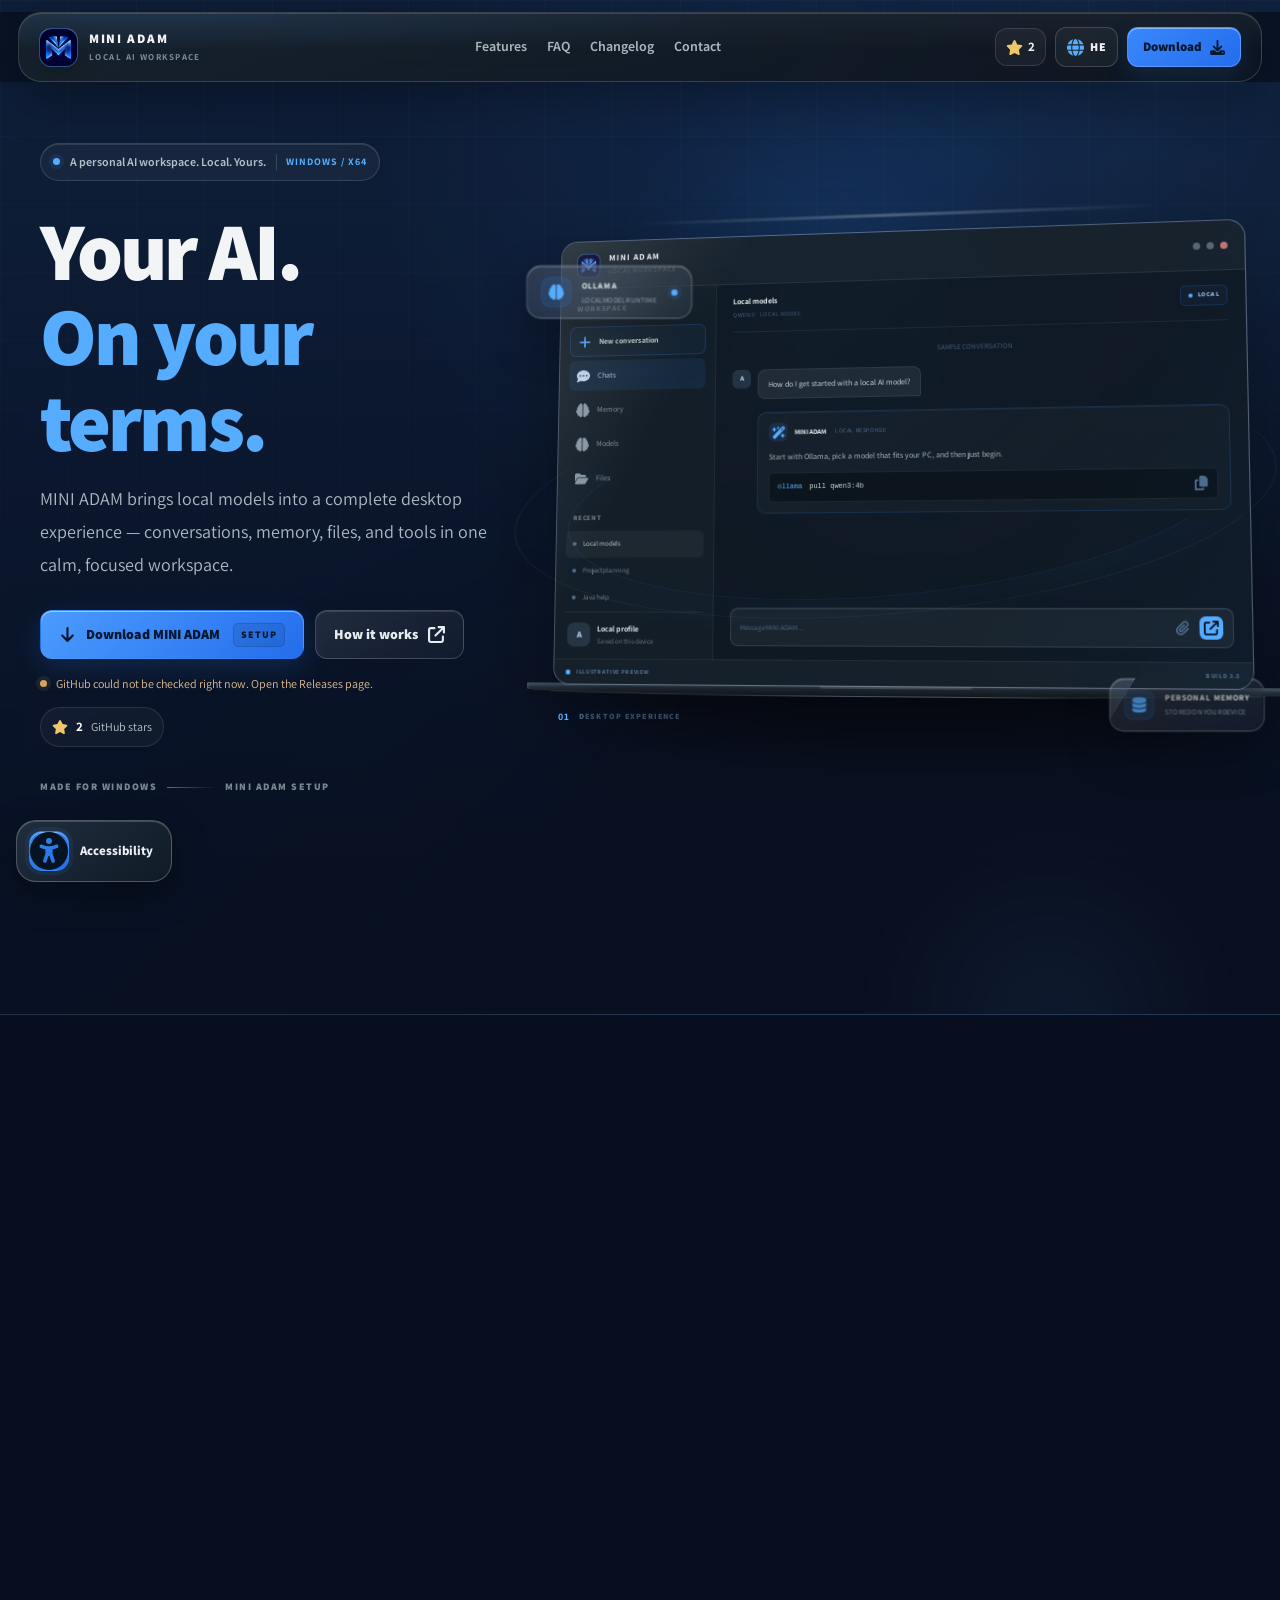
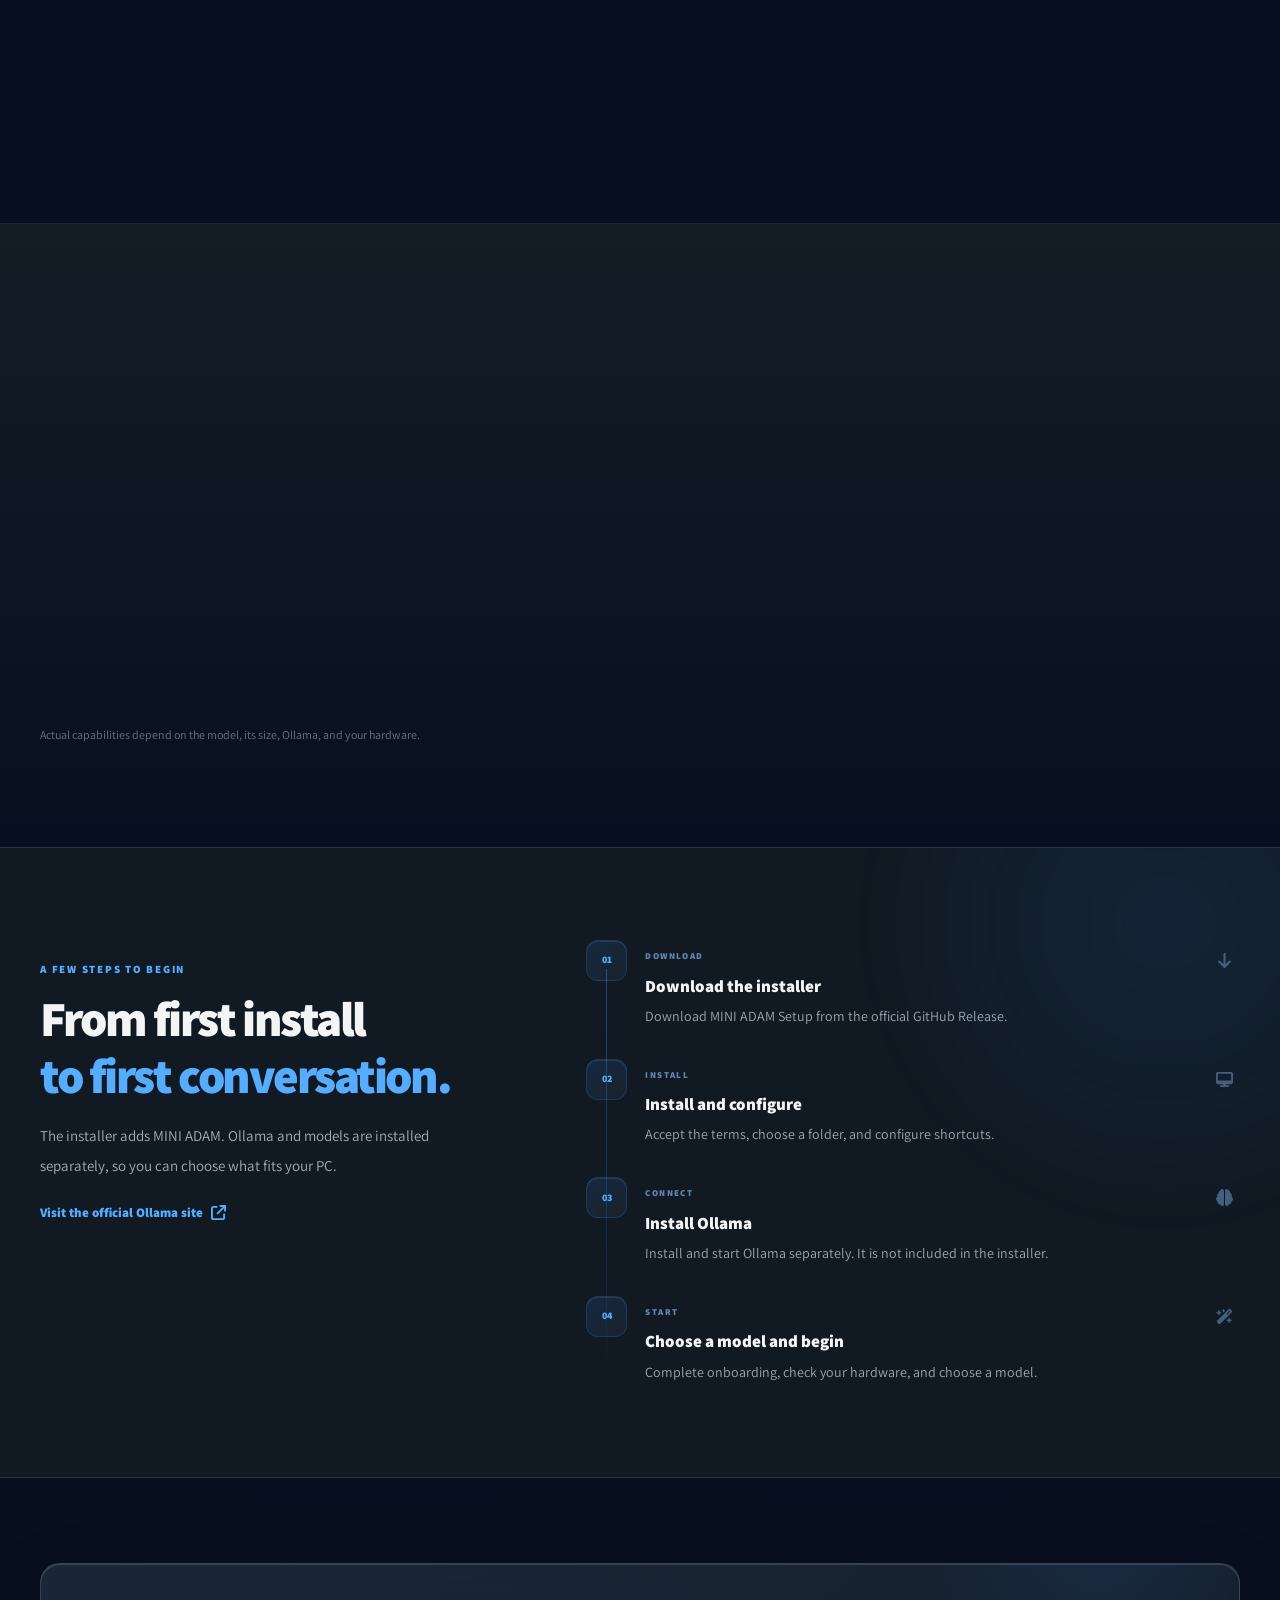
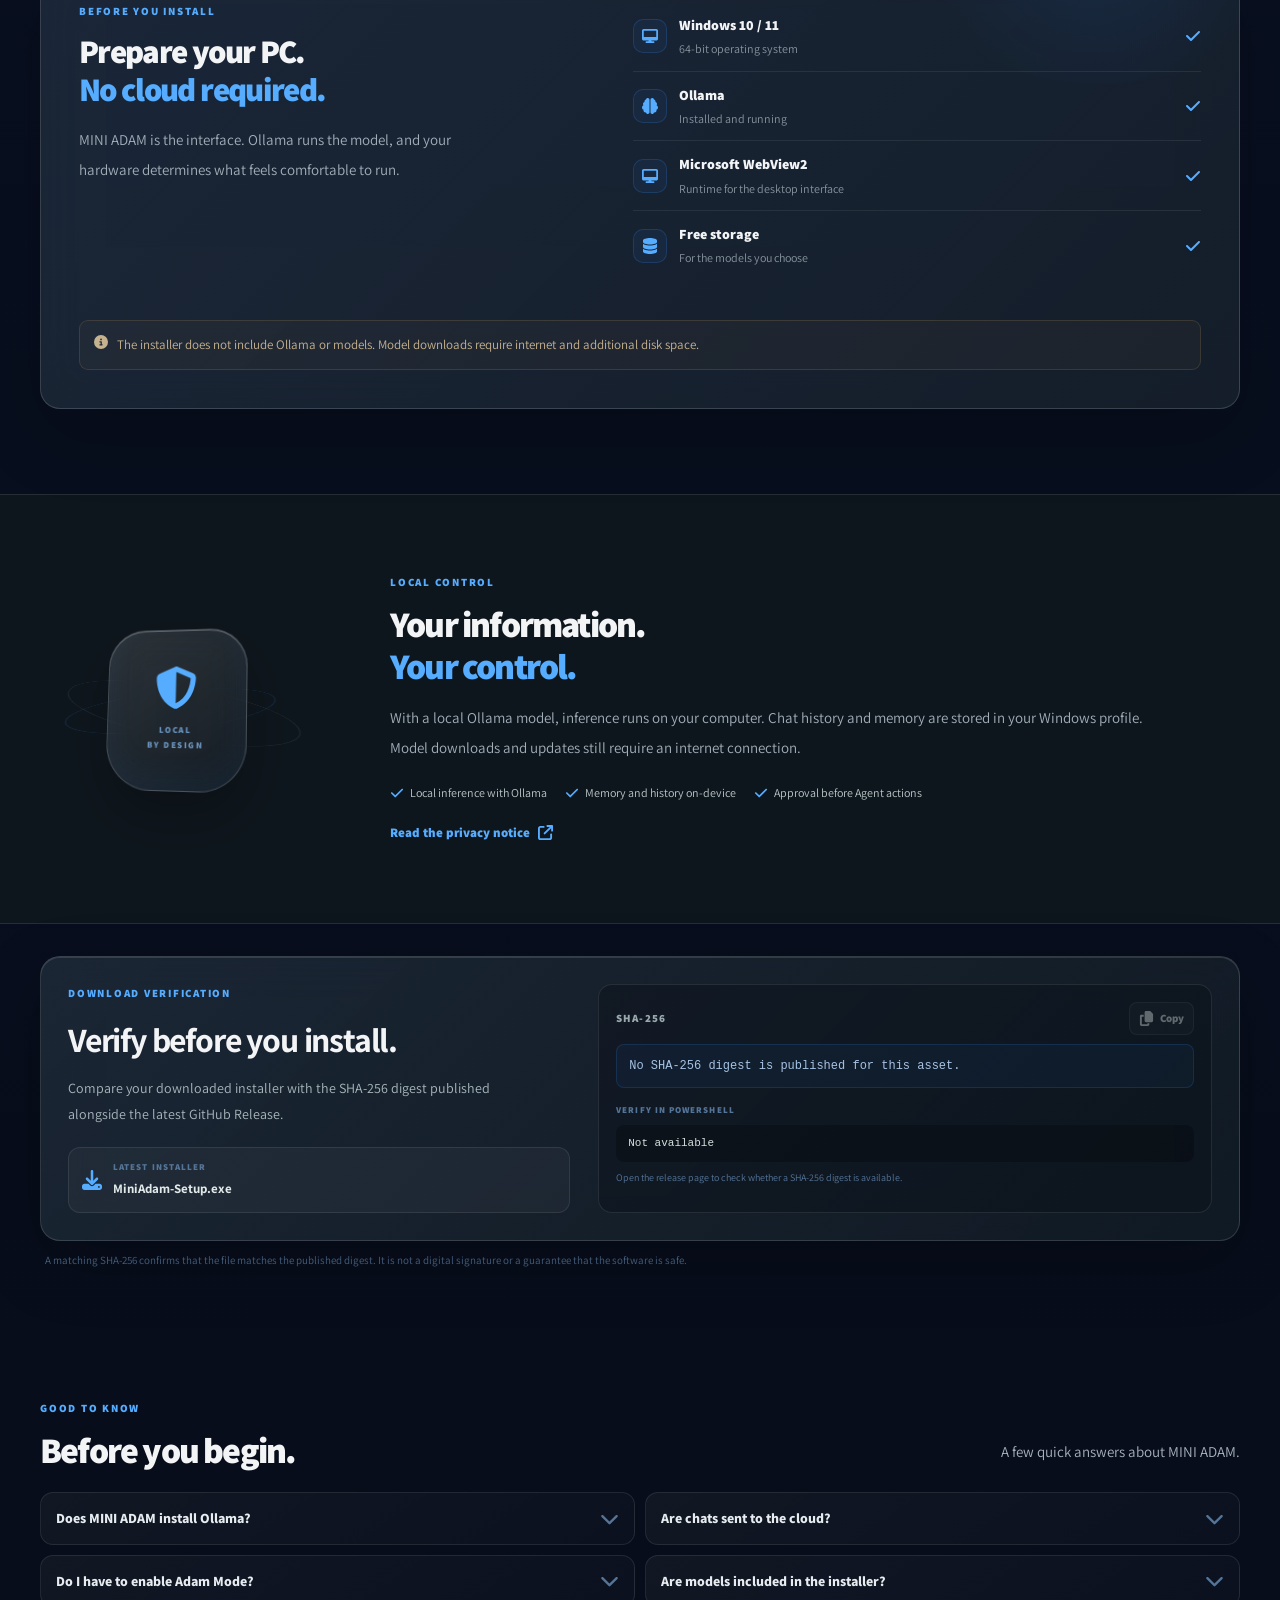
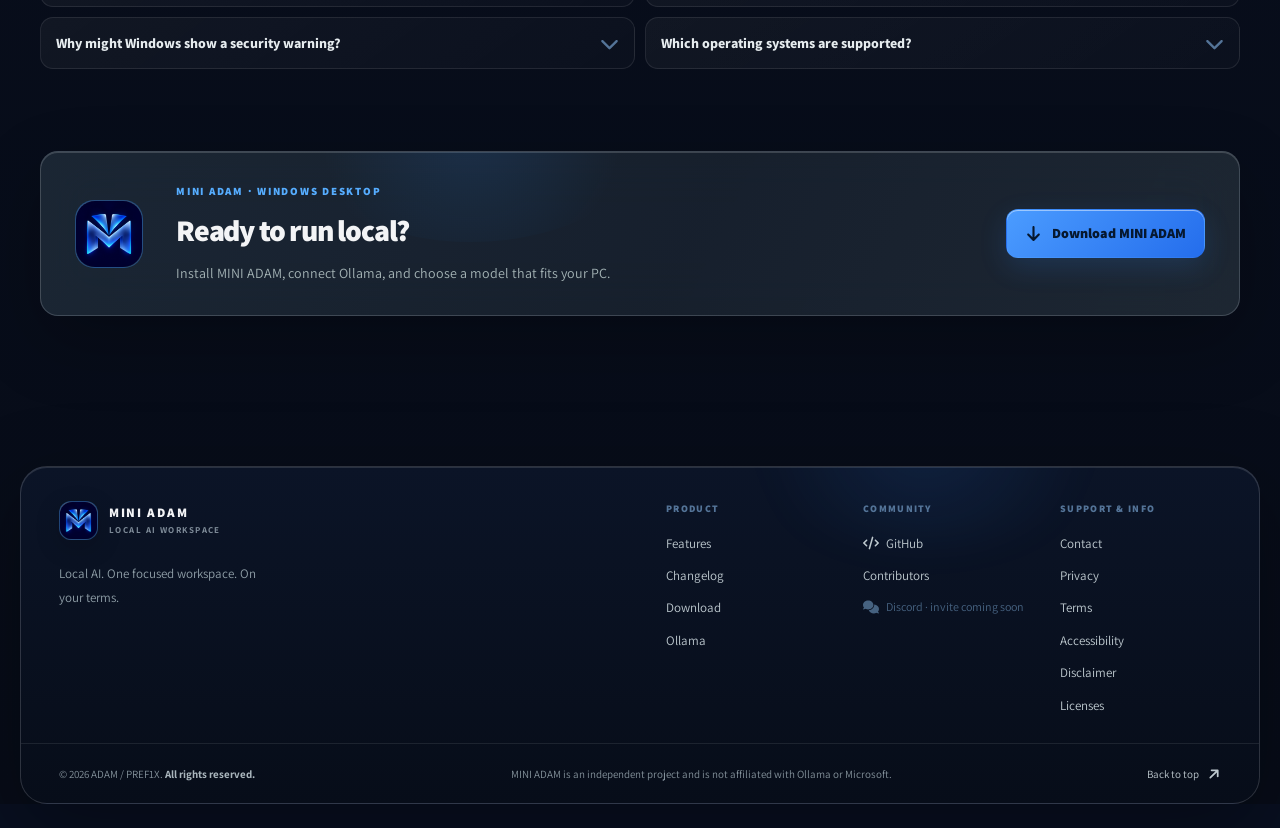
<file: docs/index.html>
<!doctype html>
<html lang="en" dir="ltr">
<head>
<meta charset="utf-8"><meta name="viewport" content="width=device-width,initial-scale=1">
<meta name="theme-color" content="#121820">
<meta name="description" content="MINI ADAM — a local AI desktop workspace for Ollama, with local chats, memory, models, and file tools.">
<meta property="og:type" content="website"><meta property="og:title" content="MINI ADAM — Local AI, on your terms"><meta property="og:description" content="A personal local AI workspace for Windows.">
<title data-he="MINI ADAM — הבינה המקומית שלך" data-en="MINI ADAM — Local AI, on your terms">MINI ADAM — Local AI, on your terms</title>
<link rel="preconnect" href="https://fonts.googleapis.com">
<link rel="preconnect" href="https://fonts.gstatic.com" crossorigin>
<link href="https://fonts.googleapis.com/css2?family=Assistant:wght@400..800&display=swap" rel="stylesheet">

<link rel="icon" type="image/x-icon" href="./favicon.ico">
<link rel="stylesheet" href="./styles.css?v=3.7.0-rc1">
<script defer src="./site.js?v=3.7.0-rc1"></script>
</head>
<body>
<a class="skip-link" href="#main" data-he="דלג לתוכן" data-en="Skip to content">דלג לתוכן</a>
<header class="site-header">
  <div class="container nav-shell">
    <a class="brand" href="#top" aria-label="MINI ADAM">
      <span class="brand-mark"><img src="./brand.png" alt=""></span>
      <span class="brand-copy"><b>MINI ADAM</b><small>LOCAL AI WORKSPACE</small></span>
    </a>
    <nav class="main-nav" id="siteNav" aria-label="Main navigation">
      <a href="#features" data-he="יכולות" data-en="Features">Features</a>
      <a href="#faq" data-he="שאלות" data-en="FAQ">FAQ</a>
      <a href="./changelog.html" data-he="יומן שינויים" data-en="Changelog">Changelog</a>
      <a href="./contact.html" data-he="יצירת קשר" data-en="Contact">Contact</a>
    </nav>
    <div class="nav-actions">
      <a class="nav-star" id="githubStarLink" href="https://github.com/pref1x-1/MiniAdam-AI" target="_blank" rel="noopener noreferrer" aria-label="MINI ADAM on GitHub">
        <svg class="icon" viewBox="0 0 576 512" fill="currentColor" aria-hidden="true" focusable="false"><path d="M316.9 18C311.6 7 300.4 0 288.1 0s-23.4 7-28.8 18L195 150.3 51.4 171.5c-12 1.8-22 10.2-25.7 21.7s-.7 24.2 7.9 32.7L137.8 329 113.2 474.7c-2 12 3 24.2 12.9 31.3s23 8 33.8 2.3l128.3-68.5 128.3 68.5c10.8 5.7 23.9 4.9 33.8-2.3s14.9-19.3 12.9-31.3L438.5 329 542.7 225.9c8.6-8.5 11.7-21.2 7.9-32.7s-13.7-19.9-25.7-21.7L381.2 150.3 316.9 18z"/></svg><b data-github-stars>2</b>
      </a>
      <button class="language-button" id="lang" type="button" aria-label="Switch to Hebrew">
        <svg class="icon" viewBox="0 0 512 512" fill="currentColor" aria-hidden="true" focusable="false"><path d="M352 256c0 22.2-1.2 43.6-3.3 64l-185.3 0c-2.2-20.4-3.3-41.8-3.3-64s1.2-43.6 3.3-64l185.3 0c2.2 20.4 3.3 41.8 3.3 64zm28.8-64l123.1 0c5.3 20.5 8.1 41.9 8.1 64s-2.8 43.5-8.1 64l-123.1 0c2.1-20.6 3.2-42 3.2-64s-1.1-43.4-3.2-64zm112.6-32l-116.7 0c-10-63.9-29.8-117.4-55.3-151.6c78.3 20.7 142 77.5 171.9 151.6zm-149.1 0l-176.6 0c6.1-36.4 15.5-68.6 27-94.7c10.5-23.6 22.2-40.7 33.5-51.5C239.4 3.2 248.7 0 256 0s16.6 3.2 27.8 13.8c11.3 10.8 23 27.9 33.5 51.5c11.6 26 20.9 58.2 27 94.7zm-209 0L18.6 160C48.6 85.9 112.2 29.1 190.6 8.4C165.1 42.6 145.3 96.1 135.3 160zM8.1 192l123.1 0c-2.1 20.6-3.2 42-3.2 64s1.1 43.4 3.2 64L8.1 320C2.8 299.5 0 278.1 0 256s2.8-43.5 8.1-64zM194.7 446.6c-11.6-26-20.9-58.2-27-94.6l176.6 0c-6.1 36.4-15.5 68.6-27 94.6c-10.5 23.6-22.2 40.7-33.5 51.5C272.6 508.8 263.3 512 256 512s-16.6-3.2-27.8-13.8c-11.3-10.8-23-27.9-33.5-51.5zM135.3 352c10 63.9 29.8 117.4 55.3 151.6C112.2 482.9 48.6 426.1 18.6 352l116.7 0zm358.1 0c-30 74.1-93.6 130.9-171.9 151.6c25.5-34.2 45.2-87.7 55.3-151.6l116.7 0z"/></svg><span class="language-code">HE</span>
      </button>
      <a class="nav-download" href="./index.html#download"><span data-he="הורדה" data-en="Download">Download</span><svg class="icon" viewBox="0 0 512 512" fill="currentColor" aria-hidden="true" focusable="false"><path d="M288 32c0-17.7-14.3-32-32-32s-32 14.3-32 32l0 242.7-73.4-73.4c-12.5-12.5-32.8-12.5-45.3 0s-12.5 32.8 0 45.3l128 128c12.5 12.5 32.8 12.5 45.3 0l128-128c12.5-12.5 12.5-32.8 0-45.3s-32.8-12.5-45.3 0L288 274.7 288 32zM64 352c-35.3 0-64 28.7-64 64l0 32c0 35.3 28.7 64 64 64l384 0c35.3 0 64-28.7 64-64l0-32c0-35.3-28.7-64-64-64l-101.5 0-45.3 45.3c-25 25-65.5 25-90.5 0L165.5 352 64 352zm368 56a24 24 0 1 1 0 48 24 24 0 1 1 0-48z"/></svg></a>
      <button class="menu-button" id="menuToggle" type="button" aria-label="Open navigation" aria-expanded="false" aria-controls="siteNav"><svg class="icon" viewBox="0 0 448 512" fill="currentColor" aria-hidden="true" focusable="false"><path d="M0 96C0 78.3 14.3 64 32 64l384 0c17.7 0 32 14.3 32 32s-14.3 32-32 32L32 128C14.3 128 0 113.7 0 96zM0 256c0-17.7 14.3-32 32-32l384 0c17.7 0 32 14.3 32 32s-14.3 32-32 32L32 288c-17.7 0-32-14.3-32-32zM448 416c0 17.7-14.3 32-32 32L32 448c-17.7 0-32-14.3-32-32s14.3-32 32-32l384 0c17.7 0 32 14.3 32 32z"/></svg></button>
    </div>
  </div>
</header>

<main id="main">
<section class="hero-section" id="top">
  <div class="hero-ambient ambient-a"></div><div class="hero-ambient ambient-b"></div>
  <div class="container hero-grid">
    <div class="hero-copy" data-reveal>
      <div class="hero-kicker"><span class="live-dot"></span><span data-he="סביבת AI אישית. מקומית. שלך." data-en="A personal AI workspace. Local. Yours.">סביבת AI אישית. מקומית. שלך.</span><b>WINDOWS / X64</b></div>
      <h1 data-he="ה־AI שלך.<br><em>בשליטה שלך.</em>" data-en="Your AI.<br><em>On your terms.</em>">ה־AI שלך.<br><em>בשליטה שלך.</em></h1>
      <p class="hero-lead" data-he="MINI ADAM מחבר מודלים מקומיים לחוויית Desktop שלמה — שיחות, זיכרון, קבצים וכלים, בממשק אחד רגוע ומדויק." data-en="MINI ADAM brings local models into a complete desktop experience — conversations, memory, files, and tools in one calm, focused workspace.">MINI ADAM מחבר מודלים מקומיים לחוויית Desktop שלמה — שיחות, זיכרון, קבצים וכלים, בממשק אחד רגוע ומדויק.</p>
      <div class="hero-actions" id="download">
        <a class="button button-primary" id="downloadButton" href="https://github.com/pref1x-1/MiniAdam-AI/releases" target="_blank" rel="noreferrer">
          <svg class="icon" viewBox="0 0 384 512" fill="currentColor" aria-hidden="true" focusable="false"><path d="M169.4 470.6c12.5 12.5 32.8 12.5 45.3 0l160-160c12.5-12.5 12.5-32.8 0-45.3s-32.8-12.5-45.3 0L224 370.8 224 64c0-17.7-14.3-32-32-32s-32 14.3-32 32l0 306.7L54.6 265.4c-12.5-12.5-32.8-12.5-45.3 0s-12.5 32.8 0 45.3l160 160z"/></svg><span data-he="הורדת MINI ADAM" data-en="Download MINI ADAM">הורדת MINI ADAM</span><span class="button-version" id="versionBadge">SETUP</span>
        </a>
        <a class="button button-glass" href="#how-it-works"><span data-he="איך זה עובד" data-en="How it works">איך זה עובד</span><svg class="icon" viewBox="0 0 512 512" fill="currentColor" aria-hidden="true" focusable="false"><path d="M320 0c-17.7 0-32 14.3-32 32s14.3 32 32 32l82.7 0L201.4 265.4c-12.5 12.5-12.5 32.8 0 45.3s32.8 12.5 45.3 0L448 109.3l0 82.7c0 17.7 14.3 32 32 32s32-14.3 32-32l0-160c0-17.7-14.3-32-32-32L320 0zM80 32C35.8 32 0 67.8 0 112L0 432c0 44.2 35.8 80 80 80l320 0c44.2 0 80-35.8 80-80l0-112c0-17.7-14.3-32-32-32s-32 14.3-32 32l0 112c0 8.8-7.2 16-16 16L80 448c-8.8 0-16-7.2-16-16l0-320c0-8.8 7.2-16 16-16l112 0c17.7 0 32-14.3 32-32s-14.3-32-32-32L80 32z"/></svg></a>
      </div>
      <div class="download-meta" id="downloadStatus" role="status" aria-live="polite" data-state="checking"><span class="status-indicator"></span><span data-he="בודק את המתקין הרשמי…" data-en="Checking the official installer…">בודק את המתקין הרשמי…</span></div>
      <a class="hero-stars" href="https://github.com/pref1x-1/MiniAdam-AI" target="_blank" rel="noopener noreferrer"><svg class="icon" viewBox="0 0 576 512" fill="currentColor" aria-hidden="true" focusable="false"><path d="M316.9 18C311.6 7 300.4 0 288.1 0s-23.4 7-28.8 18L195 150.3 51.4 171.5c-12 1.8-22 10.2-25.7 21.7s-.7 24.2 7.9 32.7L137.8 329 113.2 474.7c-2 12 3 24.2 12.9 31.3s23 8 33.8 2.3l128.3-68.5 128.3 68.5c10.8 5.7 23.9 4.9 33.8-2.3s14.9-19.3 12.9-31.3L438.5 329 542.7 225.9c8.6-8.5 11.7-21.2 7.9-32.7s-13.7-19.9-25.7-21.7L381.2 150.3 316.9 18z"/></svg><b data-github-stars>2</b><span data-he="כוכבים ב־GitHub" data-en="GitHub stars">GitHub stars</span></a>
      <div class="hero-caption"><span data-he="נבנה עבור Windows" data-en="MADE FOR WINDOWS">נבנה עבור Windows</span><span class="caption-line"></span><span id="productVersionBadge">MINI ADAM 3.6.0</span></div>
    </div>

    <div class="hero-visual" data-reveal data-reveal-delay="120">
      <div class="visual-halo halo-one"></div><div class="visual-halo halo-two"></div>
      <div class="device-stage" id="deviceStage">
        <div class="device-reflection"></div>
        <div class="device-screen">
          <div class="device-topbar">
            <div class="device-brand"><span class="device-mark"><img src="./brand.png" alt=""></span><span><b>MINI ADAM</b><small>LOCAL WORKSPACE</small></span></div>
            <div class="device-window-controls"><i></i><i></i><i></i></div>
          </div>
          <div class="mock-workspace">
            <aside class="mock-sidebar">
              <div class="mock-label" data-he="סביבת עבודה" data-en="WORKSPACE">סביבת עבודה</div>
              <div class="mock-new-chat"><svg class="icon" viewBox="0 0 448 512" fill="currentColor" aria-hidden="true" focusable="false"><path d="M256 80c0-17.7-14.3-32-32-32s-32 14.3-32 32l0 144L48 224c-17.7 0-32 14.3-32 32s14.3 32 32 32l144 0 0 144c0 17.7 14.3 32 32 32s32-14.3 32-32l0-144 144 0c17.7 0 32-14.3 32-32s-14.3-32-32-32l-144 0 0-144z"/></svg><span data-he="שיחה חדשה" data-en="New conversation">שיחה חדשה</span></div>
              <div class="mock-nav active"><svg class="icon" viewBox="0 0 512 512" fill="currentColor" aria-hidden="true" focusable="false"><path d="M256 448c141.4 0 256-93.1 256-208S397.4 32 256 32S0 125.1 0 240c0 45.1 17.7 86.8 47.7 120.9c-1.9 24.5-11.4 46.3-21.4 62.9c-5.5 9.2-11.1 16.6-15.2 21.6c-2.1 2.5-3.7 4.4-4.9 5.7c-.6 .6-1 1.1-1.3 1.4l-.3 .3c0 0 0 0 0 0c0 0 0 0 0 0s0 0 0 0s0 0 0 0c-4.6 4.6-5.9 11.4-3.4 17.4c2.5 6 8.3 9.9 14.8 9.9c28.7 0 57.6-8.9 81.6-19.3c22.9-10 42.4-21.9 54.3-30.6c31.8 11.5 67 17.9 104.1 17.9zM128 208a32 32 0 1 1 0 64 32 32 0 1 1 0-64zm128 0a32 32 0 1 1 0 64 32 32 0 1 1 0-64zm96 32a32 32 0 1 1 64 0 32 32 0 1 1 -64 0z"/></svg><span data-he="שיחות" data-en="Chats">שיחות</span></div>
              <div class="mock-nav"><svg class="icon" viewBox="0 0 512 512" fill="currentColor" aria-hidden="true" focusable="false"><path d="M184 0c30.9 0 56 25.1 56 56l0 400c0 30.9-25.1 56-56 56c-28.9 0-52.7-21.9-55.7-50.1c-5.2 1.4-10.7 2.1-16.3 2.1c-35.3 0-64-28.7-64-64c0-7.4 1.3-14.6 3.6-21.2C21.4 367.4 0 338.2 0 304c0-31.9 18.7-59.5 45.8-72.3C37.1 220.8 32 207 32 192c0-30.7 21.6-56.3 50.4-62.6C80.8 123.9 80 118 80 112c0-29.9 20.6-55.1 48.3-62.1C131.3 21.9 155.1 0 184 0zM328 0c28.9 0 52.6 21.9 55.7 49.9c27.8 7 48.3 32.1 48.3 62.1c0 6-.8 11.9-2.4 17.4c28.8 6.2 50.4 31.9 50.4 62.6c0 15-5.1 28.8-13.8 39.7C493.3 244.5 512 272.1 512 304c0 34.2-21.4 63.4-51.6 74.8c2.3 6.6 3.6 13.8 3.6 21.2c0 35.3-28.7 64-64 64c-5.6 0-11.1-.7-16.3-2.1c-3 28.2-26.8 50.1-55.7 50.1c-30.9 0-56-25.1-56-56l0-400c0-30.9 25.1-56 56-56z"/></svg><span data-he="זיכרון" data-en="Memory">זיכרון</span></div>
              <div class="mock-nav"><svg class="icon" viewBox="0 0 512 512" fill="currentColor" aria-hidden="true" focusable="false"><path d="M184 0c30.9 0 56 25.1 56 56l0 400c0 30.9-25.1 56-56 56c-28.9 0-52.7-21.9-55.7-50.1c-5.2 1.4-10.7 2.1-16.3 2.1c-35.3 0-64-28.7-64-64c0-7.4 1.3-14.6 3.6-21.2C21.4 367.4 0 338.2 0 304c0-31.9 18.7-59.5 45.8-72.3C37.1 220.8 32 207 32 192c0-30.7 21.6-56.3 50.4-62.6C80.8 123.9 80 118 80 112c0-29.9 20.6-55.1 48.3-62.1C131.3 21.9 155.1 0 184 0zM328 0c28.9 0 52.6 21.9 55.7 49.9c27.8 7 48.3 32.1 48.3 62.1c0 6-.8 11.9-2.4 17.4c28.8 6.2 50.4 31.9 50.4 62.6c0 15-5.1 28.8-13.8 39.7C493.3 244.5 512 272.1 512 304c0 34.2-21.4 63.4-51.6 74.8c2.3 6.6 3.6 13.8 3.6 21.2c0 35.3-28.7 64-64 64c-5.6 0-11.1-.7-16.3-2.1c-3 28.2-26.8 50.1-55.7 50.1c-30.9 0-56-25.1-56-56l0-400c0-30.9 25.1-56 56-56z"/></svg><span data-he="מודלים" data-en="Models">מודלים</span></div>
              <div class="mock-nav"><svg class="icon" viewBox="0 0 576 512" fill="currentColor" aria-hidden="true" focusable="false"><path d="M88.7 223.8L0 375.8 0 96C0 60.7 28.7 32 64 32l117.5 0c17 0 33.3 6.7 45.3 18.7l26.5 26.5c12 12 28.3 18.7 45.3 18.7L416 96c35.3 0 64 28.7 64 64l0 32-336 0c-22.8 0-43.8 12.1-55.3 31.8zm27.6 16.1C122.1 230 132.6 224 144 224l400 0c11.5 0 22 6.1 27.7 16.1s5.7 22.2-.1 32.1l-112 192C453.9 474 443.4 480 432 480L32 480c-11.5 0-22-6.1-27.7-16.1s-5.7-22.2 .1-32.1l112-192z"/></svg><span data-he="קבצים" data-en="Files">קבצים</span></div>
              <div class="mock-section-label" data-he="אחרונים" data-en="RECENT">אחרונים</div>
              <div class="mock-chat active"><i></i><span data-he="מודלים מקומיים" data-en="Local models">מודלים מקומיים</span></div>
              <div class="mock-chat"><i></i><span data-he="תכנון פרויקט" data-en="Project planning">תכנון פרויקט</span></div>
              <div class="mock-chat"><i></i><span data-he="עזרה ב־Java" data-en="Java help">עזרה ב־Java</span></div>
              <div class="mock-profile"><span class="mock-avatar">A</span><span><b>Local profile</b><small data-he="המידע נשמר במכשיר" data-en="Saved on this device">המידע נשמר במכשיר</small></span></div>
            </aside>
            <div class="mock-chat-area">
              <div class="mock-chat-header"><div><b data-he="מודלים מקומיים" data-en="Local models">מודלים מקומיים</b><small>QWEN3 · LOCAL MODEL</small></div><span class="local-pill"><i></i>LOCAL</span></div>
              <div class="mock-conversation">
                <div class="mock-time" data-he="שיחה לדוגמה" data-en="SAMPLE CONVERSATION">שיחה לדוגמה</div>
                <div class="mock-user"><span>A</span><p data-he="איך מתחילים לעבוד עם מודל AI מקומי?" data-en="How do I get started with a local AI model?">איך מתחילים לעבוד עם מודל AI מקומי?</p></div>
                <div class="mock-assistant"><div class="assistant-label"><span><svg class="icon" viewBox="0 0 576 512" fill="currentColor" aria-hidden="true" focusable="false"><path d="M234.7 42.7L197 56.8c-3 1.1-5 4-5 7.2s2 6.1 5 7.2l37.7 14.1L248.8 123c1.1 3 4 5 7.2 5s6.1-2 7.2-5l14.1-37.7L315 71.2c3-1.1 5-4 5-7.2s-2-6.1-5-7.2L277.3 42.7 263.2 5c-1.1-3-4-5-7.2-5s-6.1 2-7.2 5L234.7 42.7zM46.1 395.4c-18.7 18.7-18.7 49.1 0 67.9l34.6 34.6c18.7 18.7 49.1 18.7 67.9 0L529.9 116.5c18.7-18.7 18.7-49.1 0-67.9L495.3 14.1c-18.7-18.7-49.1-18.7-67.9 0L46.1 395.4zM484.6 82.6l-105 105-23.3-23.3 105-105 23.3 23.3zM7.5 117.2C3 118.9 0 123.2 0 128s3 9.1 7.5 10.8L64 160l21.2 56.5c1.7 4.5 6 7.5 10.8 7.5s9.1-3 10.8-7.5L128 160l56.5-21.2c4.5-1.7 7.5-6 7.5-10.8s-3-9.1-7.5-10.8L128 96 106.8 39.5C105.1 35 100.8 32 96 32s-9.1 3-10.8 7.5L64 96 7.5 117.2zm352 256c-4.5 1.7-7.5 6-7.5 10.8s3 9.1 7.5 10.8L416 416l21.2 56.5c1.7 4.5 6 7.5 10.8 7.5s9.1-3 10.8-7.5L480 416l56.5-21.2c4.5-1.7 7.5-6 7.5-10.8s-3-9.1-7.5-10.8L480 352l-21.2-56.5c-1.7-4.5-6-7.5-10.8-7.5s-9.1 3-10.8 7.5L416 352l-56.5 21.2z"/></svg></span><b>MINI ADAM</b><small>LOCAL RESPONSE</small></div><p data-he="מתחילים עם Ollama, בוחרים מודל שמתאים למחשב — ומשם אפשר פשוט להתחיל." data-en="Start with Ollama, pick a model that fits your PC, and then just begin.">מתחילים עם Ollama, בוחרים מודל שמתאים למחשב — ומשם אפשר פשוט להתחיל.</p><div class="mock-code"><span>ollama</span> pull qwen3:4b <svg class="icon" viewBox="0 0 448 512" fill="currentColor" aria-hidden="true" focusable="false"><path d="M208 0L332.1 0c12.7 0 24.9 5.1 33.9 14.1l67.9 67.9c9 9 14.1 21.2 14.1 33.9L448 336c0 26.5-21.5 48-48 48l-192 0c-26.5 0-48-21.5-48-48l0-288c0-26.5 21.5-48 48-48zM48 128l80 0 0 64-64 0 0 256 192 0 0-32 64 0 0 48c0 26.5-21.5 48-48 48L48 512c-26.5 0-48-21.5-48-48L0 176c0-26.5 21.5-48 48-48z"/></svg></div></div>
              </div>
              <div class="mock-composer"><span data-he="כתוב הודעה ל־MINI ADAM…" data-en="Message MINI ADAM…">כתוב הודעה ל־MINI ADAM…</span><span class="composer-actions"><svg class="icon" viewBox="0 0 448 512" fill="currentColor" aria-hidden="true" focusable="false"><path d="M364.2 83.8c-24.4-24.4-64-24.4-88.4 0l-184 184c-42.1 42.1-42.1 110.3 0 152.4s110.3 42.1 152.4 0l152-152c10.9-10.9 28.7-10.9 39.6 0s10.9 28.7 0 39.6l-152 152c-64 64-167.6 64-231.6 0s-64-167.6 0-231.6l184-184c46.3-46.3 121.3-46.3 167.6 0s46.3 121.3 0 167.6l-176 176c-28.6 28.6-75 28.6-103.6 0s-28.6-75 0-103.6l144-144c10.9-10.9 28.7-10.9 39.6 0s10.9 28.7 0 39.6l-144 144c-6.7 6.7-6.7 17.7 0 24.4s17.7 6.7 24.4 0l176-176c24.4-24.4 24.4-64 0-88.4z"/></svg><i><svg class="icon" viewBox="0 0 512 512" fill="currentColor" aria-hidden="true" focusable="false"><path d="M320 0c-17.7 0-32 14.3-32 32s14.3 32 32 32l82.7 0L201.4 265.4c-12.5 12.5-12.5 32.8 0 45.3s32.8 12.5 45.3 0L448 109.3l0 82.7c0 17.7 14.3 32 32 32s32-14.3 32-32l0-160c0-17.7-14.3-32-32-32L320 0zM80 32C35.8 32 0 67.8 0 112L0 432c0 44.2 35.8 80 80 80l320 0c44.2 0 80-35.8 80-80l0-112c0-17.7-14.3-32-32-32s-32 14.3-32 32l0 112c0 8.8-7.2 16-16 16L80 448c-8.8 0-16-7.2-16-16l0-320c0-8.8 7.2-16 16-16l112 0c17.7 0 32-14.3 32-32s-14.3-32-32-32L80 32z"/></svg></i></span></div>
            </div>
          </div>
          <div class="device-statusbar"><span><i></i><span data-he="תצוגה להמחשה בלבד" data-en="ILLUSTRATIVE PREVIEW">תצוגה להמחשה בלבד</span></span><span>BUILD 3.5</span></div>
        </div>
        <div class="device-base"></div>
        <div class="device-shadow"></div>
      </div>
      <div class="glass-float float-runtime"><span class="float-icon"><svg class="icon" viewBox="0 0 512 512" fill="currentColor" aria-hidden="true" focusable="false"><path d="M184 0c30.9 0 56 25.1 56 56l0 400c0 30.9-25.1 56-56 56c-28.9 0-52.7-21.9-55.7-50.1c-5.2 1.4-10.7 2.1-16.3 2.1c-35.3 0-64-28.7-64-64c0-7.4 1.3-14.6 3.6-21.2C21.4 367.4 0 338.2 0 304c0-31.9 18.7-59.5 45.8-72.3C37.1 220.8 32 207 32 192c0-30.7 21.6-56.3 50.4-62.6C80.8 123.9 80 118 80 112c0-29.9 20.6-55.1 48.3-62.1C131.3 21.9 155.1 0 184 0zM328 0c28.9 0 52.6 21.9 55.7 49.9c27.8 7 48.3 32.1 48.3 62.1c0 6-.8 11.9-2.4 17.4c28.8 6.2 50.4 31.9 50.4 62.6c0 15-5.1 28.8-13.8 39.7C493.3 244.5 512 272.1 512 304c0 34.2-21.4 63.4-51.6 74.8c2.3 6.6 3.6 13.8 3.6 21.2c0 35.3-28.7 64-64 64c-5.6 0-11.1-.7-16.3-2.1c-3 28.2-26.8 50.1-55.7 50.1c-30.9 0-56-25.1-56-56l0-400c0-30.9 25.1-56 56-56z"/></svg></span><span><b>OLLAMA</b><small data-he="מנוע מודלים מקומי" data-en="LOCAL MODEL RUNTIME">מנוע מודלים מקומי</small></span><i class="float-online"></i></div>
      <div class="glass-float float-memory"><span class="float-icon"><svg class="icon" viewBox="0 0 448 512" fill="currentColor" aria-hidden="true" focusable="false"><path d="M448 80l0 48c0 44.2-100.3 80-224 80S0 172.2 0 128L0 80C0 35.8 100.3 0 224 0S448 35.8 448 80zM393.2 214.7c20.8-7.4 39.9-16.9 54.8-28.6L448 288c0 44.2-100.3 80-224 80S0 332.2 0 288L0 186.1c14.9 11.8 34 21.2 54.8 28.6C99.7 230.7 159.5 240 224 240s124.3-9.3 169.2-25.3zM0 346.1c14.9 11.8 34 21.2 54.8 28.6C99.7 390.7 159.5 400 224 400s124.3-9.3 169.2-25.3c20.8-7.4 39.9-16.9 54.8-28.6l0 85.9c0 44.2-100.3 80-224 80S0 476.2 0 432l0-85.9z"/></svg></span><span><b data-he="זיכרון אישי" data-en="PERSONAL MEMORY">זיכרון אישי</b><small data-he="נשמר במחשב שלך" data-en="STORED ON YOUR DEVICE">נשמר במחשב שלך</small></span></div>
      <div class="visual-index"><b>01</b><span>DESKTOP EXPERIENCE</span></div>
    </div>
  </div>
  <div class="container hero-bottom" data-reveal>
    <div class="hero-bottom-heading"><span data-he="הבסיס של MINI ADAM" data-en="THE MINI ADAM FOUNDATION">הבסיס של MINI ADAM</span><i></i><small data-he="שלוש שכבות. סביבת עבודה אחת." data-en="Three layers. One workspace.">שלוש שכבות. סביבת עבודה אחת.</small></div>
    <div class="foundation-grid">
      <article><span class="foundation-icon"><svg class="icon" viewBox="0 0 512 512" fill="currentColor" aria-hidden="true" focusable="false"><path d="M184 0c30.9 0 56 25.1 56 56l0 400c0 30.9-25.1 56-56 56c-28.9 0-52.7-21.9-55.7-50.1c-5.2 1.4-10.7 2.1-16.3 2.1c-35.3 0-64-28.7-64-64c0-7.4 1.3-14.6 3.6-21.2C21.4 367.4 0 338.2 0 304c0-31.9 18.7-59.5 45.8-72.3C37.1 220.8 32 207 32 192c0-30.7 21.6-56.3 50.4-62.6C80.8 123.9 80 118 80 112c0-29.9 20.6-55.1 48.3-62.1C131.3 21.9 155.1 0 184 0zM328 0c28.9 0 52.6 21.9 55.7 49.9c27.8 7 48.3 32.1 48.3 62.1c0 6-.8 11.9-2.4 17.4c28.8 6.2 50.4 31.9 50.4 62.6c0 15-5.1 28.8-13.8 39.7C493.3 244.5 512 272.1 512 304c0 34.2-21.4 63.4-51.6 74.8c2.3 6.6 3.6 13.8 3.6 21.2c0 35.3-28.7 64-64 64c-5.6 0-11.1-.7-16.3-2.1c-3 28.2-26.8 50.1-55.7 50.1c-30.9 0-56-25.1-56-56l0-400c0-30.9 25.1-56 56-56z"/></svg></span><div><small>01 / RUNTIME</small><b>Ollama</b><p data-he="הרצת מודלים מקומית" data-en="Local model runtime">הרצת מודלים מקומית</p></div></article>
      <article><span class="foundation-icon"><svg class="icon" viewBox="0 0 576 512" fill="currentColor" aria-hidden="true" focusable="false"><path d="M64 0C28.7 0 0 28.7 0 64L0 352c0 35.3 28.7 64 64 64l176 0-10.7 32L160 448c-17.7 0-32 14.3-32 32s14.3 32 32 32l256 0c17.7 0 32-14.3 32-32s-14.3-32-32-32l-69.3 0L336 416l176 0c35.3 0 64-28.7 64-64l0-288c0-35.3-28.7-64-64-64L64 0zM512 64l0 224L64 288 64 64l448 0z"/></svg></span><div><small>02 / PLATFORM</small><b>Windows Desktop</b><p data-he="חוויית אפליקציה למחשב" data-en="A focused desktop app">חוויית אפליקציה למחשב</p></div></article>
      <article><span class="foundation-icon"><svg class="icon" viewBox="0 0 448 512" fill="currentColor" aria-hidden="true" focusable="false"><path d="M448 80l0 48c0 44.2-100.3 80-224 80S0 172.2 0 128L0 80C0 35.8 100.3 0 224 0S448 35.8 448 80zM393.2 214.7c20.8-7.4 39.9-16.9 54.8-28.6L448 288c0 44.2-100.3 80-224 80S0 332.2 0 288L0 186.1c14.9 11.8 34 21.2 54.8 28.6C99.7 230.7 159.5 240 224 240s124.3-9.3 169.2-25.3zM0 346.1c14.9 11.8 34 21.2 54.8 28.6C99.7 390.7 159.5 400 224 400s124.3-9.3 169.2-25.3c20.8-7.4 39.9-16.9 54.8-28.6l0 85.9c0 44.2-100.3 80-224 80S0 476.2 0 432l0-85.9z"/></svg></span><div><small>03 / PERSONAL</small><b>Local Memory</b><p data-he="היסטוריה וזיכרון במכשיר" data-en="On-device history and memory">היסטוריה וזיכרון במכשיר</p></div></article>
    </div>
  </div>
</section>

<section class="experience-section container" id="experience">
  <div class="experience-heading" data-reveal><span class="section-eyebrow" data-he="מקום אחד לכל התהליך" data-en="ONE PLACE FOR THE WHOLE FLOW">מקום אחד לכל התהליך</span><h2 data-he="הכל מרגיש חלק.<br><em>הכל נשאר בשליטה.</em>" data-en="Everything feels connected.<br><em>Everything stays in control.</em>">הכל מרגיש חלק.<br><em>הכל נשאר בשליטה.</em></h2><p data-he="לא עוד אוסף חלונות וכלים. סביבת עבודה אחת שמחברת בין המודל, השיחה והמידע האישי שלך." data-en="Not another collection of windows and tools. One workspace connecting your model, conversations, and personal context.">לא עוד אוסף חלונות וכלים. סביבת עבודה אחת שמחברת בין המודל, השיחה והמידע האישי שלך.</p></div>
  <div class="experience-cards">
    <article class="experience-card card-chat" data-reveal><span class="experience-card-index">01 — CONVERSATION</span><div class="experience-card-art"><div class="bubble bubble-user"></div><div class="bubble bubble-ai"><i></i><i></i><i></i></div><div class="bubble bubble-code">ollama pull <b>qwen3</b></div></div><h3 data-he="שיחות שנשארות מסודרות" data-en="Conversations that stay organized">שיחות שנשארות מסודרות</h3><p data-he="חיפוש, עריכה, שכפול, סימניות, נקודות שחזור וייצוא מתוך ממשק נקי." data-en="Search, edit, branch, bookmark, restore snapshots, and export from a focused interface.">חיפוש, עריכה, שכפול, סימניות, נקודות שחזור וייצוא מתוך ממשק נקי.</p></article>
    <article class="experience-card card-models" data-reveal data-reveal-delay="90"><span class="experience-card-index">02 — MODEL CONTROL</span><div class="model-stack"><div class="model-layer layer-back"><span>LLAMA</span><i></i></div><div class="model-layer layer-mid"><span>QWEN 3</span><i></i></div><div class="model-layer layer-front"><span>MISTRAL</span><i></i></div></div><h3 data-he="המודל הנכון לרגע הנכון" data-en="The right model for the task">המודל הנכון לרגע הנכון</h3><p data-he="גלה מודלים, הורד, החלף, רענן או הסר אותם — דרך Ollama." data-en="Discover, download, switch, refresh, or remove models through Ollama.">גלה מודלים, הורד, החלף, רענן או הסר אותם — דרך Ollama.</p></article>
    <article class="experience-card card-memory" data-reveal data-reveal-delay="180"><span class="experience-card-index">03 — PERSONAL CONTEXT</span><div class="memory-visual"><div class="memory-ring ring-a"></div><div class="memory-ring ring-b"></div><div class="memory-core"><svg class="icon" viewBox="0 0 512 512" fill="currentColor" aria-hidden="true" focusable="false"><path d="M184 0c30.9 0 56 25.1 56 56l0 400c0 30.9-25.1 56-56 56c-28.9 0-52.7-21.9-55.7-50.1c-5.2 1.4-10.7 2.1-16.3 2.1c-35.3 0-64-28.7-64-64c0-7.4 1.3-14.6 3.6-21.2C21.4 367.4 0 338.2 0 304c0-31.9 18.7-59.5 45.8-72.3C37.1 220.8 32 207 32 192c0-30.7 21.6-56.3 50.4-62.6C80.8 123.9 80 118 80 112c0-29.9 20.6-55.1 48.3-62.1C131.3 21.9 155.1 0 184 0zM328 0c28.9 0 52.6 21.9 55.7 49.9c27.8 7 48.3 32.1 48.3 62.1c0 6-.8 11.9-2.4 17.4c28.8 6.2 50.4 31.9 50.4 62.6c0 15-5.1 28.8-13.8 39.7C493.3 244.5 512 272.1 512 304c0 34.2-21.4 63.4-51.6 74.8c2.3 6.6 3.6 13.8 3.6 21.2c0 35.3-28.7 64-64 64c-5.6 0-11.1-.7-16.3-2.1c-3 28.2-26.8 50.1-55.7 50.1c-30.9 0-56-25.1-56-56l0-400c0-30.9 25.1-56 56-56z"/></svg></div><span class="memory-node node-a"></span><span class="memory-node node-b"></span><span class="memory-node node-c"></span></div><h3 data-he="אישיות וזיכרון מקומי" data-en="Personality and local memory">אישיות וזיכרון מקומי</h3><p data-he="Adam Mode הוא בחירה שלך. זיכרונות נשמרים מקומית וניתנים לעריכה ולמחיקה." data-en="Adam Mode is optional. Memories are stored locally and can be edited or deleted.">Adam Mode הוא בחירה שלך. זיכרונות נשמרים מקומית וניתנים לעריכה ולמחיקה.</p></article>
  </div>
</section>

<section class="features-section" id="features">
  <div class="container">
    <div class="section-heading" data-reveal><div><span class="section-eyebrow" data-he="כלים שנכנסים לתמונה" data-en="THE TOOLS YOU NEED">כלים שנכנסים לתמונה</span><h2 data-he="יותר ממה שרואים<br><em>במבט ראשון.</em>" data-en="More than meets<br><em>the first glance.</em>">יותר ממה שרואים<br><em>במבט ראשון.</em></h2></div><p data-he="פיצ׳רים שימושיים, בלי להעמיס על המסך. כל דבר במקום שלו — וכל פעולה במרחק קליק." data-en="Useful features without cluttering the screen. Everything in its place, every action within reach.">פיצ׳רים שימושיים, בלי להעמיס על המסך. כל דבר במקום שלו — וכל פעולה במרחק קליק.</p></div>
    <div class="feature-grid">
      <article class="feature-card" data-reveal><span class="feature-icon"><svg class="icon" viewBox="0 0 448 512" fill="currentColor" aria-hidden="true" focusable="false"><path d="M364.2 83.8c-24.4-24.4-64-24.4-88.4 0l-184 184c-42.1 42.1-42.1 110.3 0 152.4s110.3 42.1 152.4 0l152-152c10.9-10.9 28.7-10.9 39.6 0s10.9 28.7 0 39.6l-152 152c-64 64-167.6 64-231.6 0s-64-167.6 0-231.6l184-184c46.3-46.3 121.3-46.3 167.6 0s46.3 121.3 0 167.6l-176 176c-28.6 28.6-75 28.6-103.6 0s-28.6-75 0-103.6l144-144c10.9-10.9 28.7-10.9 39.6 0s10.9 28.7 0 39.6l-144 144c-6.7 6.7-6.7 17.7 0 24.4s17.7 6.7 24.4 0l176-176c24.4-24.4 24.4-64 0-88.4z"/></svg></span><span class="feature-index">04 / INPUT</span><h3 data-he="קבצים ותמונות" data-en="Files and images">קבצים ותמונות</h3><p data-he="צרף קבצים ותמונות לשיחה. ניתוח תמונות דורש מודל Vision תואם." data-en="Attach files and images. Image analysis requires a compatible vision model.">צרף קבצים ותמונות לשיחה. ניתוח תמונות דורש מודל Vision תואם.</p></article>
      <article class="feature-card" data-reveal data-reveal-delay="70"><span class="feature-icon"><svg class="icon" viewBox="0 0 512 512" fill="currentColor" aria-hidden="true" focusable="false"><path d="M256 0c4.6 0 9.2 1 13.4 2.9L457.7 82.8c22 9.3 38.4 31 38.3 57.2c-.5 99.2-41.3 280.7-213.6 363.2c-16.7 8-36.1 8-52.8 0C57.3 420.7 16.5 239.2 16 140c-.1-26.2 16.3-47.9 38.3-57.2L242.7 2.9C246.8 1 251.4 0 256 0zm0 66.8l0 378.1C394 378 431.1 230.1 432 141.4L256 66.8s0 0 0 0z"/></svg></span><span class="feature-index">05 / AGENT</span><h3 data-he="פעולות באישור שלך" data-en="Actions with your approval">פעולות באישור שלך</h3><p data-he="כלי Agent עובדים באזור מורשה ומבקשים אישור לפני ביצוע פעולות." data-en="Agent tools work in an approved workspace and ask before carrying out actions.">כלי Agent עובדים באזור מורשה ומבקשים אישור לפני ביצוע פעולות.</p></article>
      <article class="feature-card" data-reveal data-reveal-delay="140"><span class="feature-icon"><svg class="icon" viewBox="0 0 576 512" fill="currentColor" aria-hidden="true" focusable="false"><path d="M64 0C28.7 0 0 28.7 0 64L0 352c0 35.3 28.7 64 64 64l176 0-10.7 32L160 448c-17.7 0-32 14.3-32 32s14.3 32 32 32l256 0c17.7 0 32-14.3 32-32s-14.3-32-32-32l-69.3 0L336 416l176 0c35.3 0 64-28.7 64-64l0-288c0-35.3-28.7-64-64-64L64 0zM512 64l0 224L64 288 64 64l448 0z"/></svg></span><span class="feature-index">06 / DESKTOP</span><h3 data-he="חוויית Windows" data-en="A Windows experience">חוויית Windows</h3><p data-he="System Tray, מצב ריכוז, קיצורי מקלדת ועיצוב שמותאם למחשב." data-en="System Tray, focus mode, keyboard shortcuts, and a desktop-first interface.">System Tray, מצב ריכוז, קיצורי מקלדת ועיצוב שמותאם למחשב.</p></article>
    </div>
    <p class="feature-footnote" data-he="היכולות בפועל תלויות במודל, בגודל שלו, ב־Ollama ובחומרת המחשב." data-en="Actual capabilities depend on the model, its size, Ollama, and your hardware.">היכולות בפועל תלויות במודל, בגודל שלו, ב־Ollama ובחומרת המחשב.</p>
  </div>
</section>

<section class="workflow-section" id="how-it-works">
  <div class="container workflow-grid">
    <div class="workflow-intro" data-reveal><span class="section-eyebrow" data-he="מתחילים בכמה צעדים" data-en="A FEW STEPS TO BEGIN">מתחילים בכמה צעדים</span><h2 data-he="מההתקנה הראשונה<br><em>לשיחה הראשונה.</em>" data-en="From first install<br><em>to first conversation.</em>">מההתקנה הראשונה<br><em>לשיחה הראשונה.</em></h2><p data-he="המתקין מוסיף את MINI ADAM. את Ollama והמודלים מתקינים בנפרד, כדי שתוכל לבחור מה מתאים למחשב שלך." data-en="The installer adds MINI ADAM. Ollama and models are installed separately, so you can choose what fits your PC.">המתקין מוסיף את MINI ADAM. את Ollama והמודלים מתקינים בנפרד, כדי שתוכל לבחור מה מתאים למחשב שלך.</p><a class="text-link" href="https://ollama.com/download" target="_blank" rel="noopener noreferrer"><span data-he="לאתר הרשמי של Ollama" data-en="Visit the official Ollama site">לאתר הרשמי של Ollama</span><svg class="icon" viewBox="0 0 512 512" fill="currentColor" aria-hidden="true" focusable="false"><path d="M320 0c-17.7 0-32 14.3-32 32s14.3 32 32 32l82.7 0L201.4 265.4c-12.5 12.5-12.5 32.8 0 45.3s32.8 12.5 45.3 0L448 109.3l0 82.7c0 17.7 14.3 32 32 32s32-14.3 32-32l0-160c0-17.7-14.3-32-32-32L320 0zM80 32C35.8 32 0 67.8 0 112L0 432c0 44.2 35.8 80 80 80l320 0c44.2 0 80-35.8 80-80l0-112c0-17.7-14.3-32-32-32s-32 14.3-32 32l0 112c0 8.8-7.2 16-16 16L80 448c-8.8 0-16-7.2-16-16l0-320c0-8.8 7.2-16 16-16l112 0c17.7 0 32-14.3 32-32s-14.3-32-32-32L80 32z"/></svg></a></div>
    <div class="steps-list" data-reveal data-reveal-delay="100">
      <article class="step-item"><span class="step-number">01</span><div><small>DOWNLOAD</small><h3 data-he="מורידים את המתקין" data-en="Download the installer">מורידים את המתקין</h3><p data-he="הורד את MINI ADAM Setup מה־Release הרשמי של GitHub." data-en="Download MINI ADAM Setup from the official GitHub Release.">הורד את MINI ADAM Setup מה־Release הרשמי של GitHub.</p></div><svg class="icon" viewBox="0 0 384 512" fill="currentColor" aria-hidden="true" focusable="false"><path d="M169.4 470.6c12.5 12.5 32.8 12.5 45.3 0l160-160c12.5-12.5 12.5-32.8 0-45.3s-32.8-12.5-45.3 0L224 370.8 224 64c0-17.7-14.3-32-32-32s-32 14.3-32 32l0 306.7L54.6 265.4c-12.5-12.5-32.8-12.5-45.3 0s-12.5 32.8 0 45.3l160 160z"/></svg></article>
      <article class="step-item"><span class="step-number">02</span><div><small>INSTALL</small><h3 data-he="מתקינים ומגדירים" data-en="Install and configure">מתקינים ומגדירים</h3><p data-he="מאשרים את התקנון, בוחרים תיקייה ומגדירים קיצורי דרך." data-en="Accept the terms, choose a folder, and configure shortcuts.">מאשרים את התקנון, בוחרים תיקייה ומגדירים קיצורי דרך.</p></div><svg class="icon" viewBox="0 0 576 512" fill="currentColor" aria-hidden="true" focusable="false"><path d="M64 0C28.7 0 0 28.7 0 64L0 352c0 35.3 28.7 64 64 64l176 0-10.7 32L160 448c-17.7 0-32 14.3-32 32s14.3 32 32 32l256 0c17.7 0 32-14.3 32-32s-14.3-32-32-32l-69.3 0L336 416l176 0c35.3 0 64-28.7 64-64l0-288c0-35.3-28.7-64-64-64L64 0zM512 64l0 224L64 288 64 64l448 0z"/></svg></article>
      <article class="step-item"><span class="step-number">03</span><div><small>CONNECT</small><h3 data-he="מתקינים את Ollama" data-en="Install Ollama">מתקינים את Ollama</h3><p data-he="התקן והפעל את Ollama בנפרד. הוא אינו כלול במתקין." data-en="Install and start Ollama separately. It is not included in the installer.">התקן והפעל את Ollama בנפרד. הוא אינו כלול במתקין.</p></div><svg class="icon" viewBox="0 0 512 512" fill="currentColor" aria-hidden="true" focusable="false"><path d="M184 0c30.9 0 56 25.1 56 56l0 400c0 30.9-25.1 56-56 56c-28.9 0-52.7-21.9-55.7-50.1c-5.2 1.4-10.7 2.1-16.3 2.1c-35.3 0-64-28.7-64-64c0-7.4 1.3-14.6 3.6-21.2C21.4 367.4 0 338.2 0 304c0-31.9 18.7-59.5 45.8-72.3C37.1 220.8 32 207 32 192c0-30.7 21.6-56.3 50.4-62.6C80.8 123.9 80 118 80 112c0-29.9 20.6-55.1 48.3-62.1C131.3 21.9 155.1 0 184 0zM328 0c28.9 0 52.6 21.9 55.7 49.9c27.8 7 48.3 32.1 48.3 62.1c0 6-.8 11.9-2.4 17.4c28.8 6.2 50.4 31.9 50.4 62.6c0 15-5.1 28.8-13.8 39.7C493.3 244.5 512 272.1 512 304c0 34.2-21.4 63.4-51.6 74.8c2.3 6.6 3.6 13.8 3.6 21.2c0 35.3-28.7 64-64 64c-5.6 0-11.1-.7-16.3-2.1c-3 28.2-26.8 50.1-55.7 50.1c-30.9 0-56-25.1-56-56l0-400c0-30.9 25.1-56 56-56z"/></svg></article>
      <article class="step-item"><span class="step-number">04</span><div><small>START</small><h3 data-he="בוחרים מודל ומתחילים" data-en="Choose a model and begin">בוחרים מודל ומתחילים</h3><p data-he="השלם את שאלות ההיכרות, בדוק חומרה ובחר מודל מתאים." data-en="Complete onboarding, check your hardware, and choose a model.">השלם את שאלות ההיכרות, בדוק חומרה ובחר מודל מתאים.</p></div><svg class="icon" viewBox="0 0 576 512" fill="currentColor" aria-hidden="true" focusable="false"><path d="M234.7 42.7L197 56.8c-3 1.1-5 4-5 7.2s2 6.1 5 7.2l37.7 14.1L248.8 123c1.1 3 4 5 7.2 5s6.1-2 7.2-5l14.1-37.7L315 71.2c3-1.1 5-4 5-7.2s-2-6.1-5-7.2L277.3 42.7 263.2 5c-1.1-3-4-5-7.2-5s-6.1 2-7.2 5L234.7 42.7zM46.1 395.4c-18.7 18.7-18.7 49.1 0 67.9l34.6 34.6c18.7 18.7 49.1 18.7 67.9 0L529.9 116.5c18.7-18.7 18.7-49.1 0-67.9L495.3 14.1c-18.7-18.7-49.1-18.7-67.9 0L46.1 395.4zM484.6 82.6l-105 105-23.3-23.3 105-105 23.3 23.3zM7.5 117.2C3 118.9 0 123.2 0 128s3 9.1 7.5 10.8L64 160l21.2 56.5c1.7 4.5 6 7.5 10.8 7.5s9.1-3 10.8-7.5L128 160l56.5-21.2c4.5-1.7 7.5-6 7.5-10.8s-3-9.1-7.5-10.8L128 96 106.8 39.5C105.1 35 100.8 32 96 32s-9.1 3-10.8 7.5L64 96 7.5 117.2zm352 256c-4.5 1.7-7.5 6-7.5 10.8s3 9.1 7.5 10.8L416 416l21.2 56.5c1.7 4.5 6 7.5 10.8 7.5s9.1-3 10.8-7.5L480 416l56.5-21.2c4.5-1.7 7.5-6 7.5-10.8s-3-9.1-7.5-10.8L480 352l-21.2-56.5c-1.7-4.5-6-7.5-10.8-7.5s-9.1 3-10.8 7.5L416 352l-56.5 21.2z"/></svg></article>
    </div>
  </div>
</section>

<section class="requirements-section container" id="requirements">
  <div class="requirements-glass" data-reveal>
    <div class="requirements-copy"><span class="section-eyebrow" data-he="לפני שמתקינים" data-en="BEFORE YOU INSTALL">לפני שמתקינים</span><h2 data-he="מכינים את המחשב.<br><em>לא צריך ענן.</em>" data-en="Prepare your PC.<br><em>No cloud required.</em>">מכינים את המחשב.<br><em>לא צריך ענן.</em></h2><p data-he="MINI ADAM הוא הממשק. Ollama מפעיל את המודל, והחומרה שלך קובעת איזה מודל יהיה נוח להריץ." data-en="MINI ADAM is the interface. Ollama runs the model, and your hardware determines what feels comfortable to run.">MINI ADAM הוא הממשק. Ollama מפעיל את המודל, והחומרה שלך קובעת איזה מודל יהיה נוח להריץ.</p></div>
    <div class="requirement-list">
      <div><span class="requirement-icon"><svg class="icon" viewBox="0 0 576 512" fill="currentColor" aria-hidden="true" focusable="false"><path d="M64 0C28.7 0 0 28.7 0 64L0 352c0 35.3 28.7 64 64 64l176 0-10.7 32L160 448c-17.7 0-32 14.3-32 32s14.3 32 32 32l256 0c17.7 0 32-14.3 32-32s-14.3-32-32-32l-69.3 0L336 416l176 0c35.3 0 64-28.7 64-64l0-288c0-35.3-28.7-64-64-64L64 0zM512 64l0 224L64 288 64 64l448 0z"/></svg></span><span><b>Windows 10 / 11</b><small data-he="מערכת 64-bit" data-en="64-bit operating system">מערכת 64-bit</small></span><svg class="icon requirement-check" viewBox="0 0 448 512" fill="currentColor" aria-hidden="true" focusable="false"><path d="M438.6 105.4c12.5 12.5 12.5 32.8 0 45.3l-256 256c-12.5 12.5-32.8 12.5-45.3 0l-128-128c-12.5-12.5-12.5-32.8 0-45.3s32.8-12.5 45.3 0L160 338.7 393.4 105.4c12.5-12.5 32.8-12.5 45.3 0z"/></svg></div>
      <div><span class="requirement-icon"><svg class="icon" viewBox="0 0 512 512" fill="currentColor" aria-hidden="true" focusable="false"><path d="M184 0c30.9 0 56 25.1 56 56l0 400c0 30.9-25.1 56-56 56c-28.9 0-52.7-21.9-55.7-50.1c-5.2 1.4-10.7 2.1-16.3 2.1c-35.3 0-64-28.7-64-64c0-7.4 1.3-14.6 3.6-21.2C21.4 367.4 0 338.2 0 304c0-31.9 18.7-59.5 45.8-72.3C37.1 220.8 32 207 32 192c0-30.7 21.6-56.3 50.4-62.6C80.8 123.9 80 118 80 112c0-29.9 20.6-55.1 48.3-62.1C131.3 21.9 155.1 0 184 0zM328 0c28.9 0 52.6 21.9 55.7 49.9c27.8 7 48.3 32.1 48.3 62.1c0 6-.8 11.9-2.4 17.4c28.8 6.2 50.4 31.9 50.4 62.6c0 15-5.1 28.8-13.8 39.7C493.3 244.5 512 272.1 512 304c0 34.2-21.4 63.4-51.6 74.8c2.3 6.6 3.6 13.8 3.6 21.2c0 35.3-28.7 64-64 64c-5.6 0-11.1-.7-16.3-2.1c-3 28.2-26.8 50.1-55.7 50.1c-30.9 0-56-25.1-56-56l0-400c0-30.9 25.1-56 56-56z"/></svg></span><span><b>Ollama</b><small data-he="מותקן ופועל" data-en="Installed and running">מותקן ופועל</small></span><svg class="icon requirement-check" viewBox="0 0 448 512" fill="currentColor" aria-hidden="true" focusable="false"><path d="M438.6 105.4c12.5 12.5 12.5 32.8 0 45.3l-256 256c-12.5 12.5-32.8 12.5-45.3 0l-128-128c-12.5-12.5-12.5-32.8 0-45.3s32.8-12.5 45.3 0L160 338.7 393.4 105.4c12.5-12.5 32.8-12.5 45.3 0z"/></svg></div>
      <div><span class="requirement-icon"><svg class="icon" viewBox="0 0 576 512" fill="currentColor" aria-hidden="true" focusable="false"><path d="M64 0C28.7 0 0 28.7 0 64L0 352c0 35.3 28.7 64 64 64l176 0-10.7 32L160 448c-17.7 0-32 14.3-32 32s14.3 32 32 32l256 0c17.7 0 32-14.3 32-32s-14.3-32-32-32l-69.3 0L336 416l176 0c35.3 0 64-28.7 64-64l0-288c0-35.3-28.7-64-64-64L64 0zM512 64l0 224L64 288 64 64l448 0z"/></svg></span><span><b>Microsoft WebView2</b><small data-he="Runtime לממשק Desktop" data-en="Runtime for the desktop interface">Runtime לממשק Desktop</small></span><svg class="icon requirement-check" viewBox="0 0 448 512" fill="currentColor" aria-hidden="true" focusable="false"><path d="M438.6 105.4c12.5 12.5 12.5 32.8 0 45.3l-256 256c-12.5 12.5-32.8 12.5-45.3 0l-128-128c-12.5-12.5-12.5-32.8 0-45.3s32.8-12.5 45.3 0L160 338.7 393.4 105.4c12.5-12.5 32.8-12.5 45.3 0z"/></svg></div>
      <div><span class="requirement-icon"><svg class="icon" viewBox="0 0 448 512" fill="currentColor" aria-hidden="true" focusable="false"><path d="M448 80l0 48c0 44.2-100.3 80-224 80S0 172.2 0 128L0 80C0 35.8 100.3 0 224 0S448 35.8 448 80zM393.2 214.7c20.8-7.4 39.9-16.9 54.8-28.6L448 288c0 44.2-100.3 80-224 80S0 332.2 0 288L0 186.1c14.9 11.8 34 21.2 54.8 28.6C99.7 230.7 159.5 240 224 240s124.3-9.3 169.2-25.3zM0 346.1c14.9 11.8 34 21.2 54.8 28.6C99.7 390.7 159.5 400 224 400s124.3-9.3 169.2-25.3c20.8-7.4 39.9-16.9 54.8-28.6l0 85.9c0 44.2-100.3 80-224 80S0 476.2 0 432l0-85.9z"/></svg></span><span><b data-he="מקום פנוי" data-en="Free storage">מקום פנוי</b><small data-he="למודלים שתבחר להוריד" data-en="For the models you choose">למודלים שתבחר להוריד</small></span><svg class="icon requirement-check" viewBox="0 0 448 512" fill="currentColor" aria-hidden="true" focusable="false"><path d="M438.6 105.4c12.5 12.5 12.5 32.8 0 45.3l-256 256c-12.5 12.5-32.8 12.5-45.3 0l-128-128c-12.5-12.5-12.5-32.8 0-45.3s32.8-12.5 45.3 0L160 338.7 393.4 105.4c12.5-12.5 32.8-12.5 45.3 0z"/></svg></div>
    </div>
    <div class="requirements-note"><svg class="icon" viewBox="0 0 512 512" fill="currentColor" aria-hidden="true" focusable="false"><path d="M256 512A256 256 0 1 0 256 0a256 256 0 1 0 0 512zM216 336l24 0 0-64-24 0c-13.3 0-24-10.7-24-24s10.7-24 24-24l48 0c13.3 0 24 10.7 24 24l0 88 8 0c13.3 0 24 10.7 24 24s-10.7 24-24 24l-80 0c-13.3 0-24-10.7-24-24s10.7-24 24-24zm40-208a32 32 0 1 1 0 64 32 32 0 1 1 0-64z"/></svg><span data-he="המתקין אינו כולל את Ollama או מודלים. הורדת מודלים דורשת אינטרנט ונפח אחסון נוסף." data-en="The installer does not include Ollama or models. Model downloads require internet and additional disk space.">המתקין אינו כולל את Ollama או מודלים. הורדת מודלים דורשת אינטרנט ונפח אחסון נוסף.</span></div>
  </div>
</section>

<section class="privacy-section">
  <div class="container privacy-grid">
    <div class="privacy-art" data-reveal><div class="privacy-glass"><svg class="icon" viewBox="0 0 512 512" fill="currentColor" aria-hidden="true" focusable="false"><path d="M256 0c4.6 0 9.2 1 13.4 2.9L457.7 82.8c22 9.3 38.4 31 38.3 57.2c-.5 99.2-41.3 280.7-213.6 363.2c-16.7 8-36.1 8-52.8 0C57.3 420.7 16.5 239.2 16 140c-.1-26.2 16.3-47.9 38.3-57.2L242.7 2.9C246.8 1 251.4 0 256 0zm0 66.8l0 378.1C394 378 431.1 230.1 432 141.4L256 66.8s0 0 0 0z"/></svg><span>LOCAL<br>BY DESIGN</span></div><i class="privacy-orbit orbit-one"></i><i class="privacy-orbit orbit-two"></i></div>
    <div class="privacy-copy" data-reveal data-reveal-delay="100"><span class="section-eyebrow" data-he="שליטה מקומית" data-en="LOCAL CONTROL">שליטה מקומית</span><h2 data-he="המידע שלך.<br><em>השליטה שלך.</em>" data-en="Your information.<br><em>Your control.</em>">המידע שלך.<br><em>השליטה שלך.</em></h2><p data-he="בשימוש במודל Ollama מקומי, ההסקה מתבצעת במחשב שלך. היסטוריית השיחות והזיכרון נשמרים בפרופיל Windows המקומי. הורדת מודלים ועדכונים עדיין דורשת חיבור לאינטרנט." data-en="With a local Ollama model, inference runs on your computer. Chat history and memory are stored in your Windows profile. Model downloads and updates still require an internet connection.">בשימוש במודל Ollama מקומי, ההסקה מתבצעת במחשב שלך. היסטוריית השיחות והזיכרון נשמרים בפרופיל Windows המקומי. הורדת מודלים ועדכונים עדיין דורשת חיבור לאינטרנט.</p><div class="privacy-points"><span><svg class="icon" viewBox="0 0 448 512" fill="currentColor" aria-hidden="true" focusable="false"><path d="M438.6 105.4c12.5 12.5 12.5 32.8 0 45.3l-256 256c-12.5 12.5-32.8 12.5-45.3 0l-128-128c-12.5-12.5-12.5-32.8 0-45.3s32.8-12.5 45.3 0L160 338.7 393.4 105.4c12.5-12.5 32.8-12.5 45.3 0z"/></svg><span data-he="עיבוד מקומי עם Ollama" data-en="Local inference with Ollama">עיבוד מקומי עם Ollama</span></span><span><svg class="icon" viewBox="0 0 448 512" fill="currentColor" aria-hidden="true" focusable="false"><path d="M438.6 105.4c12.5 12.5 12.5 32.8 0 45.3l-256 256c-12.5 12.5-32.8 12.5-45.3 0l-128-128c-12.5-12.5-12.5-32.8 0-45.3s32.8-12.5 45.3 0L160 338.7 393.4 105.4c12.5-12.5 32.8-12.5 45.3 0z"/></svg><span data-he="זיכרון והיסטוריה במחשב" data-en="Memory and history on-device">זיכרון והיסטוריה במחשב</span></span><span><svg class="icon" viewBox="0 0 448 512" fill="currentColor" aria-hidden="true" focusable="false"><path d="M438.6 105.4c12.5 12.5 12.5 32.8 0 45.3l-256 256c-12.5 12.5-32.8 12.5-45.3 0l-128-128c-12.5-12.5-12.5-32.8 0-45.3s32.8-12.5 45.3 0L160 338.7 393.4 105.4c12.5-12.5 32.8-12.5 45.3 0z"/></svg><span data-he="אישור לפני פעולות Agent" data-en="Approval before Agent actions">אישור לפני פעולות Agent</span></span></div><a class="text-link" href="./privacy.html"><span data-he="לקריאת מדיניות הפרטיות" data-en="Read the privacy notice">לקריאת מדיניות הפרטיות</span><svg class="icon" viewBox="0 0 512 512" fill="currentColor" aria-hidden="true" focusable="false"><path d="M320 0c-17.7 0-32 14.3-32 32s14.3 32 32 32l82.7 0L201.4 265.4c-12.5 12.5-12.5 32.8 0 45.3s32.8 12.5 45.3 0L448 109.3l0 82.7c0 17.7 14.3 32 32 32s32-14.3 32-32l0-160c0-17.7-14.3-32-32-32L320 0zM80 32C35.8 32 0 67.8 0 112L0 432c0 44.2 35.8 80 80 80l320 0c44.2 0 80-35.8 80-80l0-112c0-17.7-14.3-32-32-32s-32 14.3-32 32l0 112c0 8.8-7.2 16-16 16L80 448c-8.8 0-16-7.2-16-16l0-320c0-8.8 7.2-16 16-16l112 0c17.7 0 32-14.3 32-32s-14.3-32-32-32L80 32z"/></svg></a></div>
  </div>
</section>

<section class="integrity-section container" id="integrity">
  <div class="integrity-panel" data-reveal>
    <div class="integrity-copy">
      <span class="section-eyebrow" data-he="בדיקת קובץ" data-en="DOWNLOAD VERIFICATION">DOWNLOAD VERIFICATION</span>
      <h2 data-he="מאמתים לפני שמתקינים." data-en="Verify before you install.">Verify before you install.</h2>
      <p data-he="השווה את קובץ ההתקנה שהורדת לגיבוב SHA-256 שפורסם לצד ה־Release האחרון ב־GitHub." data-en="Compare your downloaded installer with the SHA-256 digest published alongside the latest GitHub Release.">Compare your downloaded installer with the SHA-256 digest published alongside the latest GitHub Release.</p>
      <div class="integrity-asset"><svg class="icon" viewBox="0 0 512 512" fill="currentColor" aria-hidden="true" focusable="false"><path d="M288 32c0-17.7-14.3-32-32-32s-32 14.3-32 32l0 242.7-73.4-73.4c-12.5-12.5-32.8-12.5-45.3 0s-12.5 32.8 0 45.3l128 128c12.5 12.5 32.8 12.5 45.3 0l128-128c12.5-12.5 12.5-32.8 0-45.3s-32.8-12.5-45.3 0L288 274.7 288 32zM64 352c-35.3 0-64 28.7-64 64l0 32c0 35.3 28.7 64 64 64l384 0c35.3 0 64-28.7 64-64l0-32c0-35.3-28.7-64-64-64l-101.5 0-45.3 45.3c-25 25-65.5 25-90.5 0L165.5 352 64 352zm368 56a24 24 0 1 1 0 48 24 24 0 1 1 0-48z"/></svg><span><small data-he="קובץ ההתקנה האחרון" data-en="LATEST INSTALLER">LATEST INSTALLER</small><b id="integrityAssetName">MiniAdam-Setup.exe</b></span></div>
    </div>
    <div class="integrity-details">
      <div class="integrity-hash-head"><span>SHA-256</span><button type="button" id="copyIntegrityHash" class="copy-hash-button"><svg class="icon" viewBox="0 0 448 512" fill="currentColor" aria-hidden="true" focusable="false"><path d="M208 0L332.1 0c12.7 0 24.9 5.1 33.9 14.1l67.9 67.9c9 9 14.1 21.2 14.1 33.9L448 336c0 26.5-21.5 48-48 48l-192 0c-26.5 0-48-21.5-48-48l0-288c0-26.5 21.5-48 48-48zM48 128l80 0 0 64-64 0 0 256 192 0 0-32 64 0 0 48c0 26.5-21.5 48-48 48L48 512c-26.5 0-48-21.5-48-48L0 176c0-26.5 21.5-48 48-48z"/></svg><span data-he="העתקה" data-en="Copy">Copy</span></button></div>
      <code class="integrity-hash" id="integrityHash">5f67f9df2f5c9b74baff4eba8a9af5292b816df1ced23b0d965f4491bc000355</code>
      <small class="integrity-command-label" data-he="בדיקה ב־PowerShell" data-en="VERIFY IN POWERSHELL">VERIFY IN POWERSHELL</small>
      <code class="integrity-command" id="integrityCommand">Get-FileHash ".\MiniAdam-Setup.exe" -Algorithm SHA256</code>
      <p class="integrity-feedback" id="integrityFeedback" role="status" aria-live="polite" data-he="משווים את ערך Hash שמתקבל לערך שמוצג כאן." data-en="Compare the resulting hash with the value shown here.">Compare the resulting hash with the value shown here.</p>
    </div>
  </div>
  <p class="integrity-disclaimer" data-he="התאמה של SHA-256 מאשרת שהקובץ תואם לגיבוב שפורסם. היא אינה מהווה חתימה דיגיטלית או הבטחה שהקובץ בטוח." data-en="A matching SHA-256 confirms that the file matches the published digest. It is not a digital signature or a guarantee that the software is safe.">A matching SHA-256 confirms that the file matches the published digest. It is not a digital signature or a guarantee that the software is safe.</p>
</section>

<section class="faq-section container" id="faq">
  <div class="section-heading faq-heading" data-reveal><div><span class="section-eyebrow" data-he="כדאי לדעת" data-en="GOOD TO KNOW">כדאי לדעת</span><h2 data-he="לפני שמתחילים." data-en="Before you begin.">לפני שמתחילים.</h2></div><p data-he="תשובות קצרות לשאלות הנפוצות על MINI ADAM." data-en="A few quick answers about MINI ADAM.">תשובות קצרות לשאלות הנפוצות על MINI ADAM.</p></div>
  <div class="faq-list" data-reveal>
    <details><summary><span data-he="האם MINI ADAM מתקין את Ollama?" data-en="Does MINI ADAM install Ollama?">האם MINI ADAM מתקין את Ollama?</span><svg class="icon" viewBox="0 0 512 512" fill="currentColor" aria-hidden="true" focusable="false"><path d="M233.4 406.6c12.5 12.5 32.8 12.5 45.3 0l192-192c12.5-12.5 12.5-32.8 0-45.3s-32.8-12.5-45.3 0L256 338.7 86.6 169.4c-12.5-12.5-32.8-12.5-45.3 0s-12.5 32.8 0 45.3l192 192z"/></svg></summary><p data-he="לא. Ollama מותקן בנפרד מהאתר הרשמי. לאחר מכן MINI ADAM יכול להתחבר לשירות המקומי." data-en="No. Install Ollama separately from its official website. MINI ADAM can then connect to the local service.">לא. Ollama מותקן בנפרד מהאתר הרשמי. לאחר מכן MINI ADAM יכול להתחבר לשירות המקומי.</p></details>
    <details><summary><span data-he="האם השיחות נשלחות לענן?" data-en="Are chats sent to the cloud?">האם השיחות נשלחות לענן?</span><svg class="icon" viewBox="0 0 512 512" fill="currentColor" aria-hidden="true" focusable="false"><path d="M233.4 406.6c12.5 12.5 32.8 12.5 45.3 0l192-192c12.5-12.5 12.5-32.8 0-45.3s-32.8-12.5-45.3 0L256 338.7 86.6 169.4c-12.5-12.5-32.8-12.5-45.3 0s-12.5 32.8 0 45.3l192 192z"/></svg></summary><p data-he="בשימוש במודל Ollama מקומי, ההסקה מתבצעת במחשב והמידע נשמר מקומית. שימוש בשירות ענן חיצוני עשוי להעביר מידע לספק השירות." data-en="With a local Ollama model, inference runs on your PC and information is stored locally. Choosing an external cloud service may send data to that provider.">בשימוש במודל Ollama מקומי, ההסקה מתבצעת במחשב והמידע נשמר מקומית. שימוש בשירות ענן חיצוני עשוי להעביר מידע לספק השירות.</p></details>
    <details><summary><span data-he="האם Adam Mode חייב להיות פעיל?" data-en="Do I have to enable Adam Mode?">האם Adam Mode חייב להיות פעיל?</span><svg class="icon" viewBox="0 0 512 512" fill="currentColor" aria-hidden="true" focusable="false"><path d="M233.4 406.6c12.5 12.5 32.8 12.5 45.3 0l192-192c12.5-12.5 12.5-32.8 0-45.3s-32.8-12.5-45.3 0L256 338.7 86.6 169.4c-12.5-12.5-32.8-12.5-45.3 0s-12.5 32.8 0 45.3l192 192z"/></svg></summary><p data-he="לא. Adam Mode הוא אפשרות. אפשר להפעיל או לכבות אותו בכל שיחה בנפרד ולבחור ברירת מחדל בהגדרות." data-en="No. Adam Mode is optional. Toggle it per conversation and choose a default in Settings.">לא. Adam Mode הוא אפשרות. אפשר להפעיל או לכבות אותו בכל שיחה בנפרד ולבחור ברירת מחדל בהגדרות.</p></details>
    <details><summary><span data-he="האם המודלים כלולים במתקין?" data-en="Are models included in the installer?">האם המודלים כלולים במתקין?</span><svg class="icon" viewBox="0 0 512 512" fill="currentColor" aria-hidden="true" focusable="false"><path d="M233.4 406.6c12.5 12.5 32.8 12.5 45.3 0l192-192c12.5-12.5 12.5-32.8 0-45.3s-32.8-12.5-45.3 0L256 338.7 86.6 169.4c-12.5-12.5-32.8-12.5-45.3 0s-12.5 32.8 0 45.3l192 192z"/></svg></summary><p data-he="לא. המתקין כולל את MINI ADAM בלבד. את Ollama והמודלים מורידים בנפרד." data-en="No. The installer includes MINI ADAM only. Ollama and models are downloaded separately.">לא. המתקין כולל את MINI ADAM בלבד. את Ollama והמודלים מורידים בנפרד.</p></details>
    <details><summary><span data-he="למה Windows עשוי להציג אזהרת אבטחה?" data-en="Why might Windows show a security warning?">למה Windows עשוי להציג אזהרת אבטחה?</span><svg class="icon" viewBox="0 0 512 512" fill="currentColor" aria-hidden="true" focusable="false"><path d="M233.4 406.6c12.5 12.5 32.8 12.5 45.3 0l192-192c12.5-12.5 12.5-32.8 0-45.3s-32.8-12.5-45.3 0L256 338.7 86.6 169.4c-12.5-12.5-32.8-12.5-45.3 0s-12.5 32.8 0 45.3l192 192z"/></svg></summary><p data-he="המתקין אינו חתום דיגיטלית. אין לעקוף זיהוי של Defender או SmartScreen. הורד רק מהמקור הרשמי ואמת את SHA-256." data-en="The installer is not digitally signed. Do not bypass Defender or SmartScreen detections. Download only from the official source and verify the SHA-256.">המתקין אינו חתום דיגיטלית. אין לעקוף זיהוי של Defender או SmartScreen. הורד רק מהמקור הרשמי ואמת את SHA-256.</p></details>
    <details><summary><span data-he="באילו מערכות הפעלה MINI ADAM תומכת?" data-en="Which operating systems are supported?">Which operating systems are supported?</span><svg class="icon" viewBox="0 0 512 512" fill="currentColor" aria-hidden="true" focusable="false"><path d="M233.4 406.6c12.5 12.5 32.8 12.5 45.3 0l192-192c12.5-12.5 12.5-32.8 0-45.3s-32.8-12.5-45.3 0L256 338.7 86.6 169.4c-12.5-12.5-32.8-12.5-45.3 0s-12.5 32.8 0 45.3l192 192z"/></svg></summary><p data-he="כרגע הגרסה הזמינה היא ל־Windows 10/11 ב־64-bit. גרסאות macOS ו־Linux עדיין בפיתוח ואינן זמינות להורדה." data-en="The current release supports Windows 10/11 on 64-bit systems. macOS and Linux builds are not available yet.">The current release supports Windows 10/11 on 64-bit systems. macOS and Linux builds are not available yet.</p></details>
  </div>
</section>

<section class="closing-section container" data-reveal>
  <div class="closing-glass"><div class="closing-mark"><img src="./brand.png" alt=""></div><div class="closing-copy"><span class="section-eyebrow" data-he="MINI ADAM · WINDOWS DESKTOP" data-en="MINI ADAM · WINDOWS DESKTOP">MINI ADAM · WINDOWS DESKTOP</span><h2 data-he="מוכן לעבוד מקומית?" data-en="Ready to run local?">מוכן לעבוד מקומית?</h2><p data-he="התקן את MINI ADAM, חבר את Ollama ובחר מודל שמתאים למחשב שלך." data-en="Install MINI ADAM, connect Ollama, and choose a model that fits your PC.">התקן את MINI ADAM, חבר את Ollama ובחר מודל שמתאים למחשב שלך.</p></div><a class="button button-primary" id="finalDownload" href="https://github.com/pref1x-1/MiniAdam-AI/releases" target="_blank" rel="noreferrer"><svg class="icon" viewBox="0 0 384 512" fill="currentColor" aria-hidden="true" focusable="false"><path d="M169.4 470.6c12.5 12.5 32.8 12.5 45.3 0l160-160c12.5-12.5 12.5-32.8 0-45.3s-32.8-12.5-45.3 0L224 370.8 224 64c0-17.7-14.3-32-32-32s-32 14.3-32 32l0 306.7L54.6 265.4c-12.5-12.5-32.8-12.5-45.3 0s-12.5 32.8 0 45.3l160 160z"/></svg><span data-he="הורדת MINI ADAM" data-en="Download MINI ADAM">הורדת MINI ADAM</span></a></div>
</section>
</main>

<footer class="site-footer">
  <div class="container footer-main">
    <div class="footer-brand">
      <a class="brand" href="#top"><span class="brand-mark"><img src="./brand.png" alt=""></span><span class="brand-copy"><b>MINI ADAM</b><small>LOCAL AI WORKSPACE</small></span></a>
      <p class="footer-tagline" data-he="AI מקומי. סביבת עבודה אחת. בשליטה שלך." data-en="Local AI. One focused workspace. On your terms.">Local AI. One focused workspace. On your terms.</p>
    </div>
    <div class="footer-links">
      <div><small data-he="המוצר" data-en="PRODUCT">PRODUCT</small><a href="#features" data-he="יכולות" data-en="Features">Features</a><a href="./changelog.html" data-he="יומן שינויים" data-en="Changelog">Changelog</a><a href="./index.html#download" data-he="הורדה" data-en="Download">Download</a><a href="https://ollama.com/download" target="_blank" rel="noopener noreferrer">Ollama</a></div>
      <div><small data-he="קהילה" data-en="COMMUNITY">COMMUNITY</small><a href="https://github.com/pref1x-1/MiniAdam-AI" target="_blank" rel="noopener noreferrer"><svg class="icon" viewBox="0 0 640 512" fill="currentColor" aria-hidden="true" focusable="false"><path d="M392.8 1.2c-17-4.9-34.7 5-39.6 22l-128 448c-4.9 17 5 34.7 22 39.6s34.7-5 39.6-22l128-448c4.9-17-5-34.7-22-39.6zm80.6 120.1c-12.5 12.5-12.5 32.8 0 45.3L562.7 256l-89.4 89.4c-12.5 12.5-12.5 32.8 0 45.3s32.8 12.5 45.3 0l112-112c12.5-12.5 12.5-32.8 0-45.3l-112-112c-12.5-12.5-32.8-12.5-45.3 0zm-306.7 0c-12.5-12.5-32.8-12.5-45.3 0l-112 112c-12.5 12.5-12.5 32.8 0 45.3l112 112c12.5 12.5 32.8 12.5 45.3 0s12.5-32.8 0-45.3L77.3 256l89.4-89.4c12.5-12.5 12.5-32.8 0-45.3z"/></svg> GitHub</a><a href="https://github.com/pref1x-1/MiniAdam-AI/graphs/contributors" target="_blank" rel="noopener noreferrer" data-he="תורמים לפרויקט" data-en="Contributors">Contributors</a><span class="footer-link is-disabled" aria-disabled="true" title="Discord invitation has not been configured"><svg class="icon" viewBox="0 0 640 512" fill="currentColor" aria-hidden="true" focusable="false"><path d="M208 352c114.9 0 208-78.8 208-176S322.9 0 208 0S0 78.8 0 176c0 38.6 14.7 74.3 39.6 103.4c-3.5 9.4-8.7 17.7-14.2 24.7c-4.8 6.2-9.7 11-13.3 14.3c-1.8 1.6-3.3 2.9-4.3 3.7c-.5 .4-.9 .7-1.1 .8l-.2 .2s0 0 0 0s0 0 0 0C1 327.2-1.4 334.4 .8 340.9S9.1 352 16 352c21.8 0 43.8-5.6 62.1-12.5c9.2-3.5 17.8-7.4 25.2-11.4C134.1 343.3 169.8 352 208 352zM448 176c0 112.3-99.1 196.9-216.5 207C255.8 457.4 336.4 512 432 512c38.2 0 73.9-8.7 104.7-23.9c7.5 4 16 7.9 25.2 11.4c18.3 6.9 40.3 12.5 62.1 12.5c6.9 0 13.1-4.5 15.2-11.1c2.1-6.6-.2-13.8-5.8-17.9c0 0 0 0 0 0s0 0 0 0l-.2-.2c-.2-.2-.6-.4-1.1-.8c-1-.8-2.5-2-4.3-3.7c-3.6-3.3-8.5-8.1-13.3-14.3c-5.5-7-10.7-15.4-14.2-24.7c24.9-29 39.6-64.7 39.6-103.4c0-92.8-84.9-168.9-192.6-175.5c.4 5.1 .6 10.3 .6 15.5z"/></svg><span data-he="Discord · ההזמנה תתווסף בקרוב" data-en="Discord · invite coming soon">Discord · invite coming soon</span></span></div>
      <div><small data-he="תמיכה ומידע" data-en="SUPPORT & INFO">SUPPORT & INFO</small><a href="./contact.html" data-he="יצירת קשר" data-en="Contact">Contact</a><a href="./privacy.html" data-he="פרטיות" data-en="Privacy">Privacy</a><a href="./terms.html" data-he="תנאים" data-en="Terms">Terms</a><a href="./accessibility.html" data-he="נגישות" data-en="Accessibility">Accessibility</a><a href="./disclaimer.html" data-he="הסתייגות" data-en="Disclaimer">Disclaimer</a><a href="./third-party.html" data-he="רישיונות" data-en="Licenses">Licenses</a></div>
    </div>
  </div>
  <div class="container footer-bottom">
    <span>© 2026 ADAM / PREF1X. <b data-he="כל הזכויות שמורות." data-en="All rights reserved.">All rights reserved.</b></span>
    <span data-he="MINI ADAM הוא פרויקט עצמאי ואינו קשור ל־Ollama או ל־Microsoft." data-en="MINI ADAM is an independent project and is not affiliated with Ollama or Microsoft.">MINI ADAM is an independent project and is not affiliated with Ollama or Microsoft.</span>
    <a href="#top" class="back-top"><span data-he="חזרה למעלה" data-en="Back to top">Back to top</span><svg class="icon" viewBox="0 0 448 512" fill="currentColor" aria-hidden="true" focusable="false"><path d="M438.6 278.6c12.5-12.5 12.5-32.8 0-45.3l-160-160c-12.5-12.5-32.8-12.5-45.3 0s-12.5 32.8 0 45.3L338.8 224 32 224c-17.7 0-32 14.3-32 32s14.3 32 32 32l306.7 0L233.4 393.4c-12.5 12.5-12.5 32.8 0 45.3s32.8 12.5 45.3 0l160-160z"/></svg></a>
  </div>
</footer>
<div class="a11y-root">
<button class="a11y-trigger" id="a11yTrigger" type="button" aria-haspopup="dialog" aria-expanded="false" aria-controls="a11yPanel" aria-label="פתח תפריט נגישות">
  <svg class="icon" viewBox="0 0 512 512" fill="currentColor" aria-hidden="true" focusable="false"><path d="M0 256a256 256 0 1 1 512 0A256 256 0 1 1 0 256zm161.5-86.1c-12.2-5.2-26.3 .4-31.5 12.6s.4 26.3 12.6 31.5l11.9 5.1c17.3 7.4 35.2 12.9 53.6 16.3l0 50.1c0 4.3-.7 8.6-2.1 12.6l-28.7 86.1c-4.2 12.6 2.6 26.2 15.2 30.4s26.2-2.6 30.4-15.2l24.4-73.2c1.3-3.8 4.8-6.4 8.8-6.4s7.6 2.6 8.8 6.4l24.4 73.2c4.2 12.6 17.8 19.4 30.4 15.2s19.4-17.8 15.2-30.4l-28.7-86.1c-1.4-4.1-2.1-8.3-2.1-12.6l0-50.1c18.4-3.5 36.3-8.9 53.6-16.3l11.9-5.1c12.2-5.2 17.8-19.3 12.6-31.5s-19.3-17.8-31.5-12.6L338.7 175c-26.1 11.2-54.2 17-82.7 17s-56.5-5.8-82.7-17l-11.9-5.1zM256 160a40 40 0 1 0 0-80 40 40 0 1 0 0 80z"/></svg><span class="a11y-trigger-label" dir="auto" data-he="נגישות" data-en="Accessibility">נגישות</span>
</button>
<section class="a11y-panel" id="a11yPanel" role="dialog" aria-modal="true" aria-labelledby="a11yTitle" hidden>
  <header class="a11y-panel-head"><div><small data-he="התאמה אישית" data-en="PERSONALIZE">התאמה אישית</small><h2 id="a11yTitle" data-he="אפשרויות נגישות" data-en="Accessibility options">אפשרויות נגישות</h2></div><button class="a11y-close" id="a11yClose" type="button" aria-label="סגירת תפריט נגישות"><svg class="icon" viewBox="0 0 384 512" fill="currentColor" aria-hidden="true" focusable="false"><path d="M342.6 150.6c12.5-12.5 12.5-32.8 0-45.3s-32.8-12.5-45.3 0L192 210.7 86.6 105.4c-12.5-12.5-32.8-12.5-45.3 0s-12.5 32.8 0 45.3L146.7 256 41.4 361.4c-12.5 12.5-12.5 32.8 0 45.3s32.8 12.5 45.3 0L192 301.3 297.4 406.6c12.5 12.5 32.8 12.5 45.3 0s12.5-32.8 0-45.3L237.3 256 342.6 150.6z"/></svg></button></header>
  <div class="a11y-size-row"><span data-he="גודל טקסט" data-en="Text size">גודל טקסט</span><div><button type="button" data-a11y-action="decrease" aria-label="הקטנת טקסט"><svg class="icon" viewBox="0 0 448 512" fill="currentColor" aria-hidden="true" focusable="false"><path d="M432 256c0 17.7-14.3 32-32 32L48 288c-17.7 0-32-14.3-32-32s14.3-32 32-32l352 0c17.7 0 32 14.3 32 32z"/></svg></button><output id="a11yScale">100%</output><button type="button" data-a11y-action="increase" aria-label="הגדלת טקסט"><svg class="icon" viewBox="0 0 448 512" fill="currentColor" aria-hidden="true" focusable="false"><path d="M256 80c0-17.7-14.3-32-32-32s-32 14.3-32 32l0 144L48 224c-17.7 0-32 14.3-32 32s14.3 32 32 32l144 0 0 144c0 17.7 14.3 32 32 32s32-14.3 32-32l0-144 144 0c17.7 0 32-14.3 32-32s-14.3-32-32-32l-144 0 0-144z"/></svg></button></div></div>
  <div class="a11y-options">
    <button type="button" data-a11y-toggle="contrast" aria-pressed="false"><svg class="icon" viewBox="0 0 512 512" fill="currentColor" aria-hidden="true" focusable="false"><path d="M448 256c0-106-86-192-192-192l0 384c106 0 192-86 192-192zM0 256a256 256 0 1 1 512 0A256 256 0 1 1 0 256z"/></svg><span data-he="ניגודיות גבוהה" data-en="High contrast">ניגודיות גבוהה</span><i></i></button>
    <button type="button" data-a11y-toggle="links" aria-pressed="false"><svg class="icon" viewBox="0 0 448 512" fill="currentColor" aria-hidden="true" focusable="false"><path d="M16 64c0-17.7 14.3-32 32-32l96 0c17.7 0 32 14.3 32 32s-14.3 32-32 32l-16 0 0 128c0 53 43 96 96 96s96-43 96-96l0-128-16 0c-17.7 0-32-14.3-32-32s14.3-32 32-32l96 0c17.7 0 32 14.3 32 32s-14.3 32-32 32l-16 0 0 128c0 88.4-71.6 160-160 160s-160-71.6-160-160L64 96 48 96C30.3 96 16 81.7 16 64zM0 448c0-17.7 14.3-32 32-32l384 0c17.7 0 32 14.3 32 32s-14.3 32-32 32L32 480c-17.7 0-32-14.3-32-32z"/></svg><span data-he="הדגשת קישורים" data-en="Highlight links">הדגשת קישורים</span><i></i></button>
    <button type="button" data-a11y-toggle="readable" aria-pressed="false"><svg class="icon" viewBox="0 0 448 512" fill="currentColor" aria-hidden="true" focusable="false"><path d="M254 52.8C249.3 40.3 237.3 32 224 32s-25.3 8.3-30 20.8L57.8 416 32 416c-17.7 0-32 14.3-32 32s14.3 32 32 32l96 0c17.7 0 32-14.3 32-32s-14.3-32-32-32l-1.8 0 18-48 159.6 0 18 48-1.8 0c-17.7 0-32 14.3-32 32s14.3 32 32 32l96 0c17.7 0 32-14.3 32-32s-14.3-32-32-32l-25.8 0L254 52.8zM279.8 304l-111.6 0L224 155.1 279.8 304z"/></svg><span data-he="גופן קריא" data-en="Readable font">גופן קריא</span><i></i></button>
    <button type="button" data-a11y-toggle="grayscale" aria-pressed="false"><svg class="icon" viewBox="0 0 576 512" fill="currentColor" aria-hidden="true" focusable="false"><path d="M288 32c-80.8 0-145.5 36.8-192.6 80.6C48.6 156 17.3 208 2.5 243.7c-3.3 7.9-3.3 16.7 0 24.6C17.3 304 48.6 356 95.4 399.4C142.5 443.2 207.2 480 288 480s145.5-36.8 192.6-80.6c46.8-43.5 78.1-95.4 93-131.1c3.3-7.9 3.3-16.7 0-24.6c-14.9-35.7-46.2-87.7-93-131.1C433.5 68.8 368.8 32 288 32zM144 256a144 144 0 1 1 288 0 144 144 0 1 1 -288 0zm144-64c0 35.3-28.7 64-64 64c-7.1 0-13.9-1.2-20.3-3.3c-5.5-1.8-11.9 1.6-11.7 7.4c.3 6.9 1.3 13.8 3.2 20.7c13.7 51.2 66.4 81.6 117.6 67.9s81.6-66.4 67.9-117.6c-11.1-41.5-47.8-69.4-88.6-71.1c-5.8-.2-9.2 6.1-7.4 11.7c2.1 6.4 3.3 13.2 3.3 20.3z"/></svg><span data-he="גווני אפור" data-en="Grayscale">גווני אפור</span><i></i></button>
    <button type="button" data-a11y-toggle="spacing" aria-pressed="false"><svg class="icon" viewBox="0 0 448 512" fill="currentColor" aria-hidden="true" focusable="false"><path d="M254 52.8C249.3 40.3 237.3 32 224 32s-25.3 8.3-30 20.8L57.8 416 32 416c-17.7 0-32 14.3-32 32s14.3 32 32 32l96 0c17.7 0 32-14.3 32-32s-14.3-32-32-32l-1.8 0 18-48 159.6 0 18 48-1.8 0c-17.7 0-32 14.3-32 32s14.3 32 32 32l96 0c17.7 0 32-14.3 32-32s-14.3-32-32-32l-25.8 0L254 52.8zM279.8 304l-111.6 0L224 155.1 279.8 304z"/></svg><span data-he="ריווח טקסט" data-en="Text spacing">ריווח טקסט</span><i></i></button>
    <button type="button" data-a11y-toggle="motion" aria-pressed="false"><svg class="icon" viewBox="0 0 320 512" fill="currentColor" aria-hidden="true" focusable="false"><path d="M160 48a48 48 0 1 1 96 0 48 48 0 1 1 -96 0zM126.5 199.3c-1 .4-1.9 .8-2.9 1.2l-8 3.5c-16.4 7.3-29 21.2-34.7 38.2l-2.6 7.8c-5.6 16.8-23.7 25.8-40.5 20.2s-25.8-23.7-20.2-40.5l2.6-7.8c11.4-34.1 36.6-61.9 69.4-76.5l8-3.5c20.8-9.2 43.3-14 66.1-14c44.6 0 84.8 26.8 101.9 67.9L281 232.7l21.4 10.7c15.8 7.9 22.2 27.1 14.3 42.9s-27.1 22.2-42.9 14.3L247 287.3c-10.3-5.2-18.4-13.8-22.8-24.5l-9.6-23-19.3 65.5 49.5 54c5.4 5.9 9.2 13 11.2 20.8l23 92.1c4.3 17.1-6.1 34.5-23.3 38.8s-34.5-6.1-38.8-23.3l-22-88.1-70.7-77.1c-14.8-16.1-20.3-38.6-14.7-59.7l16.9-63.5zM68.7 398l25-62.4c2.1 3 4.5 5.8 7 8.6l40.7 44.4-14.5 36.2c-2.4 6-6 11.5-10.6 16.1L54.6 502.6c-12.5 12.5-32.8 12.5-45.3 0s-12.5-32.8 0-45.3L68.7 398z"/></svg><span data-he="הפחתת תנועה" data-en="Reduce motion">הפחתת תנועה</span><i></i></button>
    <button type="button" data-a11y-action="reset"><svg class="icon" viewBox="0 0 512 512" fill="currentColor" aria-hidden="true" focusable="false"><path d="M105.1 202.6c7.7-21.8 20.2-42.3 37.8-59.8c62.5-62.5 163.8-62.5 226.3 0L386.3 160 352 160c-17.7 0-32 14.3-32 32s14.3 32 32 32l111.5 0c0 0 0 0 0 0l.4 0c17.7 0 32-14.3 32-32l0-112c0-17.7-14.3-32-32-32s-32 14.3-32 32l0 35.2L414.4 97.6c-87.5-87.5-229.3-87.5-316.8 0C73.2 122 55.6 150.7 44.8 181.4c-5.9 16.7 2.9 34.9 19.5 40.8s34.9-2.9 40.8-19.5zM39 289.3c-5 1.5-9.8 4.2-13.7 8.2c-4 4-6.7 8.8-8.1 14c-.3 1.2-.6 2.5-.8 3.8c-.3 1.7-.4 3.4-.4 5.1L16 432c0 17.7 14.3 32 32 32s32-14.3 32-32l0-35.1 17.6 17.5c0 0 0 0 0 0c87.5 87.4 229.3 87.4 316.7 0c24.4-24.4 42.1-53.1 52.9-83.8c5.9-16.7-2.9-34.9-19.5-40.8s-34.9 2.9-40.8 19.5c-7.7 21.8-20.2 42.3-37.8 59.8c-62.5 62.5-163.8 62.5-226.3 0l-.1-.1L125.6 352l34.4 0c17.7 0 32-14.3 32-32s-14.3-32-32-32L48.4 288c-1.6 0-3.2 .1-4.8 .3s-3.1 .5-4.6 1z"/></svg><span data-he="איפוס הגדרות" data-en="Reset settings">איפוס הגדרות</span></button>
  </div>
  <p class="a11y-feedback" id="a11yFeedback" aria-live="polite" data-he="ההעדפות נשמרות בדפדפן במכשיר שלך." data-en="Preferences are saved in this browser on your device.">ההעדפות נשמרות בדפדפן במכשיר שלך.</p>
</section>
</div>
</body></html>
</file>
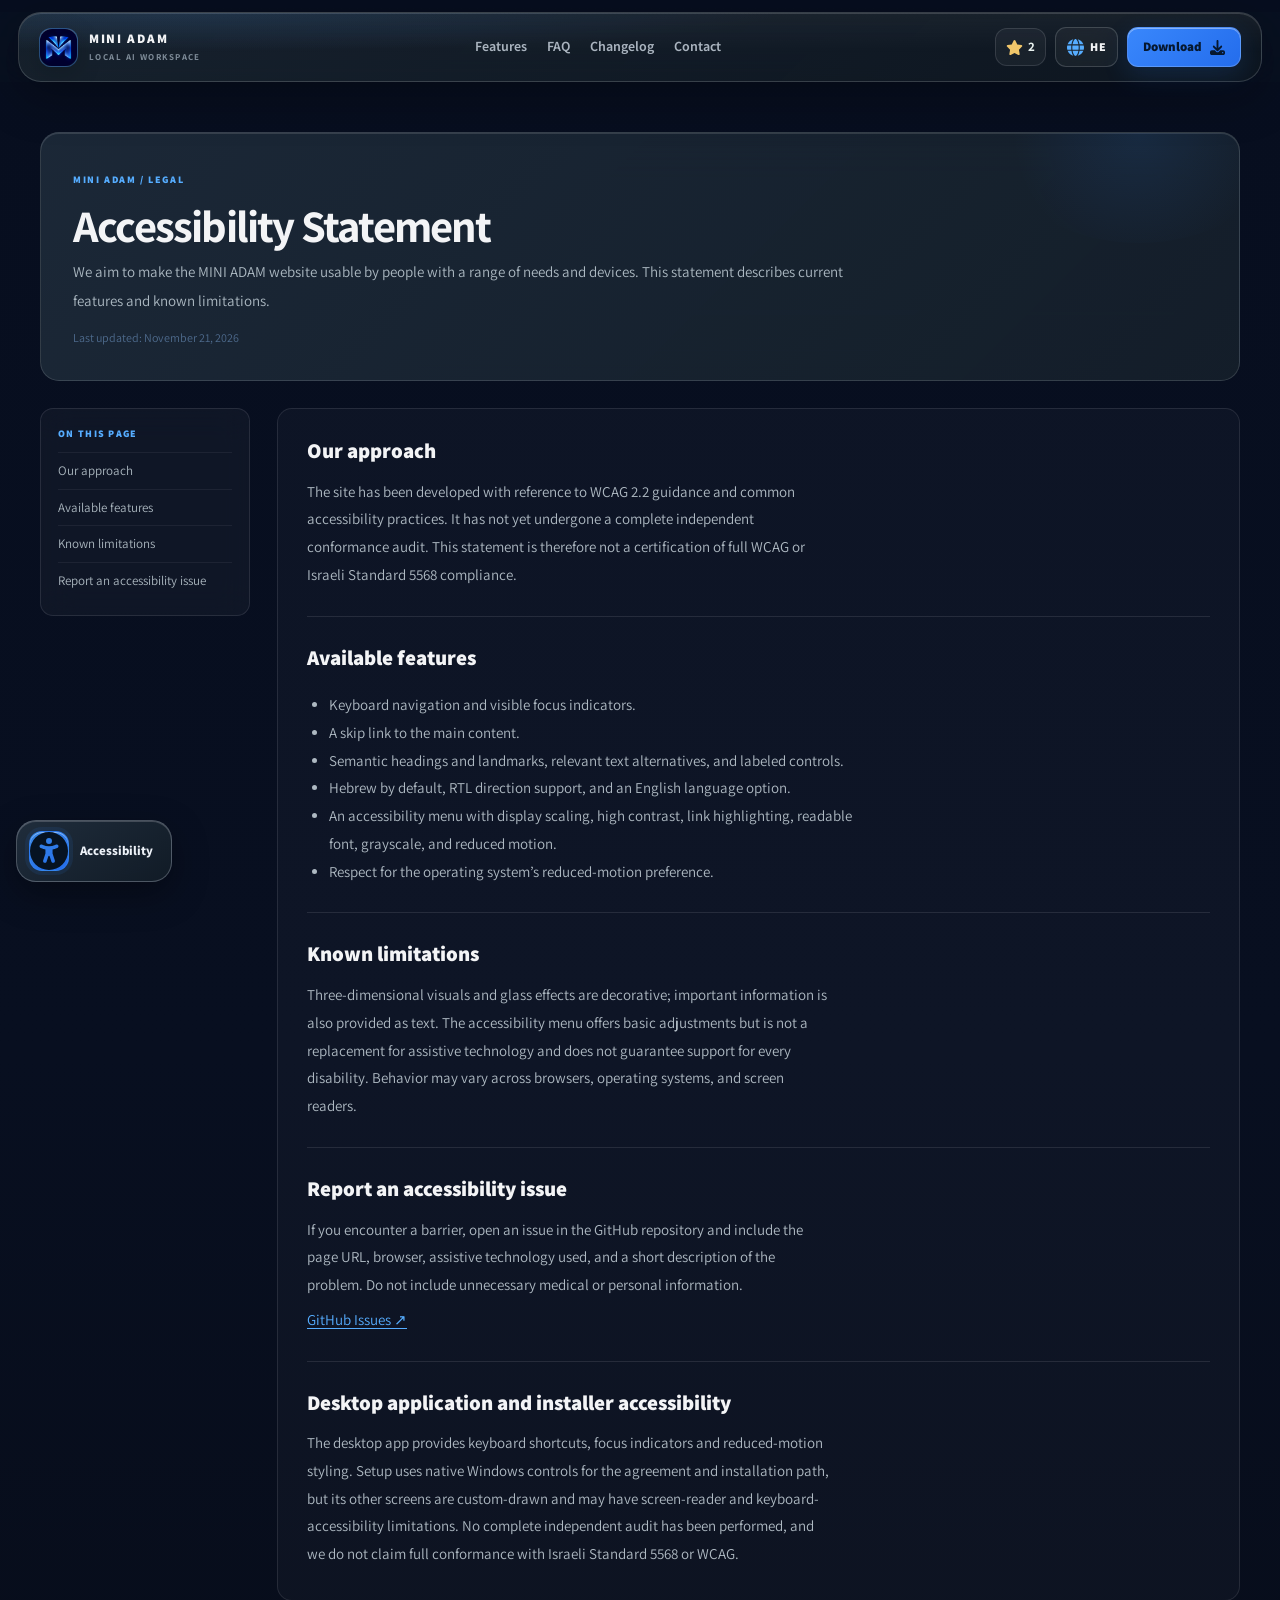
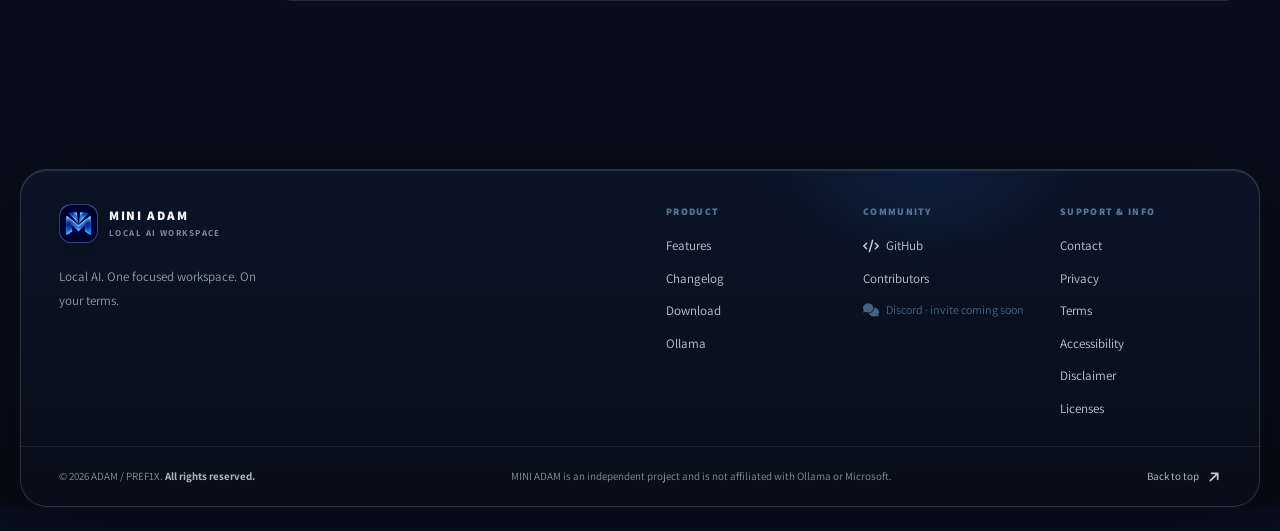
<file: docs/accessibility.html>
<!doctype html>
<html lang="en" dir="ltr"><head><meta charset="utf-8"><meta name="viewport" content="width=device-width,initial-scale=1"><meta name="theme-color" content="#121820"><meta name="robots" content="index,follow"><title data-he="הצהרת נגישות | MINI ADAM" data-en="Accessibility Statement | MINI ADAM">Accessibility Statement | MINI ADAM</title><link rel="preconnect" href="https://fonts.googleapis.com"><link rel="preconnect" href="https://fonts.gstatic.com" crossorigin><link href="https://fonts.googleapis.com/css2?family=Assistant:wght@400..800&display=swap" rel="stylesheet"><link rel="icon" type="image/x-icon" href="./favicon.ico"><link rel="stylesheet" href="./styles.css?v=3.7.0-rc1"><script defer src="./site.js?v=3.7.0-rc1"></script></head><body>
<a class="skip-link" href="#main" data-he="דלג לתוכן" data-en="Skip to content">דלג לתוכן</a>
<header class="site-header"><div class="container nav-shell">
<a class="brand" href="./index.html#top" aria-label="MINI ADAM"><span class="brand-mark"><img src="./brand.png" alt=""></span><span class="brand-copy"><b>MINI ADAM</b><small>LOCAL AI WORKSPACE</small></span></a>
<nav class="main-nav" id="siteNav" aria-label="Main navigation">
<a href="./index.html#features" data-he="יכולות" data-en="Features">Features</a><a href="./index.html#faq" data-he="שאלות" data-en="FAQ">FAQ</a><a href="./changelog.html" data-he="יומן שינויים" data-en="Changelog">Changelog</a><a href="./contact.html" data-he="יצירת קשר" data-en="Contact">Contact</a>
</nav><div class="nav-actions">
<a class="nav-star" id="githubStarLink" href="https://github.com/pref1x-1/MiniAdam-AI" target="_blank" rel="noopener noreferrer" aria-label="MINI ADAM on GitHub"><svg class="icon" viewBox="0 0 576 512" fill="currentColor" aria-hidden="true" focusable="false"><path d="M316.9 18C311.6 7 300.4 0 288.1 0s-23.4 7-28.8 18L195 150.3 51.4 171.5c-12 1.8-22 10.2-25.7 21.7s-.7 24.2 7.9 32.7L137.8 329 113.2 474.7c-2 12 3 24.2 12.9 31.3s23 8 33.8 2.3l128.3-68.5 128.3 68.5c10.8 5.7 23.9 4.9 33.8-2.3s14.9-19.3 12.9-31.3L438.5 329 542.7 225.9c8.6-8.5 11.7-21.2 7.9-32.7s-13.7-19.9-25.7-21.7L381.2 150.3 316.9 18z"/></svg><b data-github-stars>2</b></a>
<button class="language-button" id="lang" type="button" aria-label="Switch to Hebrew"><svg class="icon" viewBox="0 0 512 512" fill="currentColor" aria-hidden="true" focusable="false"><path d="M352 256c0 22.2-1.2 43.6-3.3 64l-185.3 0c-2.2-20.4-3.3-41.8-3.3-64s1.2-43.6 3.3-64l185.3 0c2.2 20.4 3.3 41.8 3.3 64zm28.8-64l123.1 0c5.3 20.5 8.1 41.9 8.1 64s-2.8 43.5-8.1 64l-123.1 0c2.1-20.6 3.2-42 3.2-64s-1.1-43.4-3.2-64zm112.6-32l-116.7 0c-10-63.9-29.8-117.4-55.3-151.6c78.3 20.7 142 77.5 171.9 151.6zm-149.1 0l-176.6 0c6.1-36.4 15.5-68.6 27-94.7c10.5-23.6 22.2-40.7 33.5-51.5C239.4 3.2 248.7 0 256 0s16.6 3.2 27.8 13.8c11.3 10.8 23 27.9 33.5 51.5c11.6 26 20.9 58.2 27 94.7zm-209 0L18.6 160C48.6 85.9 112.2 29.1 190.6 8.4C165.1 42.6 145.3 96.1 135.3 160zM8.1 192l123.1 0c-2.1 20.6-3.2 42-3.2 64s1.1 43.4 3.2 64L8.1 320C2.8 299.5 0 278.1 0 256s2.8-43.5 8.1-64zM194.7 446.6c-11.6-26-20.9-58.2-27-94.6l176.6 0c-6.1 36.4-15.5 68.6-27 94.6c-10.5 23.6-22.2 40.7-33.5 51.5C272.6 508.8 263.3 512 256 512s-16.6-3.2-27.8-13.8c-11.3-10.8-23-27.9-33.5-51.5zM135.3 352c10 63.9 29.8 117.4 55.3 151.6C112.2 482.9 48.6 426.1 18.6 352l116.7 0zm358.1 0c-30 74.1-93.6 130.9-171.9 151.6c25.5-34.2 45.2-87.7 55.3-151.6l116.7 0z"/></svg><span class="language-code">HE</span></button>
<a class="nav-download" href="./index.html#download"><span data-he="הורדה" data-en="Download">Download</span><svg class="icon" viewBox="0 0 512 512" fill="currentColor" aria-hidden="true" focusable="false"><path d="M288 32c0-17.7-14.3-32-32-32s-32 14.3-32 32l0 242.7-73.4-73.4c-12.5-12.5-32.8-12.5-45.3 0s-12.5 32.8 0 45.3l128 128c12.5 12.5 32.8 12.5 45.3 0l128-128c12.5-12.5 12.5-32.8 0-45.3s-32.8-12.5-45.3 0L288 274.7 288 32zM64 352c-35.3 0-64 28.7-64 64l0 32c0 35.3 28.7 64 64 64l384 0c35.3 0 64-28.7 64-64l0-32c0-35.3-28.7-64-64-64l-101.5 0-45.3 45.3c-25 25-65.5 25-90.5 0L165.5 352 64 352zm368 56a24 24 0 1 1 0 48 24 24 0 1 1 0-48z"/></svg></a>
<button class="menu-button" id="menuToggle" type="button" aria-label="Open navigation" aria-expanded="false" aria-controls="siteNav"><svg class="icon" viewBox="0 0 448 512" fill="currentColor" aria-hidden="true" focusable="false"><path d="M0 96C0 78.3 14.3 64 32 64l384 0c17.7 0 32 14.3 32 32s-14.3 32-32 32L32 128C14.3 128 0 113.7 0 96zM0 256c0-17.7 14.3-32 32-32l384 0c17.7 0 32 14.3 32 32s-14.3 32-32 32L32 288c-17.7 0-32-14.3-32-32zM448 416c0 17.7-14.3 32-32 32L32 448c-17.7 0-32-14.3-32-32s14.3-32 32-32l384 0c17.7 0 32 14.3 32 32z"/></svg></button>
</div></div></header>
<main id="main" class="legal-main container">
<div class="legal-hero"><small>MINI ADAM / LEGAL</small><h1 data-he="הצהרת נגישות" data-en="Accessibility Statement">הצהרת נגישות</h1><p data-he="אנחנו שואפים להפוך את אתר MINI ADAM לנוח לשימוש עבור מגוון רחב של אנשים ומכשירים. ההצהרה מתארת את ההתאמות הקיימות ואת המגבלות הידועות." data-en="We aim to make the MINI ADAM website usable by people with a range of needs and devices. This statement describes current features and known limitations.">אנחנו שואפים להפוך את אתר MINI ADAM לנוח לשימוש עבור מגוון רחב של אנשים ומכשירים. ההצהרה מתארת את ההתאמות הקיימות ואת המגבלות הידועות.</p><div class="legal-meta" data-he="עודכן לאחרונה: 21 בנובמבר 2026" data-en="Last updated: November 21, 2026">עודכן לאחרונה: 21 בנובמבר 2026</div></div>
<div class="legal-layout"><nav class="legal-toc" aria-label="Table of contents"><small data-he="בעמוד הזה" data-en="ON THIS PAGE">בעמוד הזה</small><a href="#section-1" data-he="הגישה שלנו" data-en="Our approach">הגישה שלנו</a><a href="#section-2" data-he="התאמות זמינות" data-en="Available features">התאמות זמינות</a><a href="#section-3" data-he="מגבלות ידועות" data-en="Known limitations">מגבלות ידועות</a><a href="#section-4" data-he="דיווח על בעיית נגישות" data-en="Report an accessibility issue">דיווח על בעיית נגישות</a></nav><article class="legal-content"><section id="section-1"><h2 data-he="הגישה שלנו" data-en="Our approach">הגישה שלנו</h2><p data-he="האתר פותח תוך התייחסות להנחיות WCAG 2.2 ולשיקולי נגישות מקובלים, אך לא נערכה לו בשלב זה בדיקת התאמה עצמאית מלאה. לכן אין לראות בעמוד זה אישור לעמידה מלאה בתקן WCAG או בתקן הישראלי ת״י 5568." data-en="The site has been developed with reference to WCAG 2.2 guidance and common accessibility practices. It has not yet undergone a complete independent conformance audit. This statement is therefore not a certification of full WCAG or Israeli Standard 5568 compliance.">האתר פותח תוך התייחסות להנחיות WCAG 2.2 ולשיקולי נגישות מקובלים, אך לא נערכה לו בשלב זה בדיקת התאמה עצמאית מלאה. לכן אין לראות בעמוד זה אישור לעמידה מלאה בתקן WCAG או בתקן הישראלי ת״י 5568.</p></section><section id="section-2"><h2 data-he="התאמות זמינות" data-en="Available features">התאמות זמינות</h2><ul><li data-he="ניווט באמצעות מקלדת וסימון ברור למוקד (Focus)." data-en="Keyboard navigation and visible focus indicators.">ניווט באמצעות מקלדת וסימון ברור למוקד (Focus).</li><li data-he="קישור דילוג לתוכן הראשי." data-en="A skip link to the main content.">קישור דילוג לתוכן הראשי.</li><li data-he="כותרות וציוני דרך סמנטיים, טקסט חלופי במקומות רלוונטיים ותוויות לבקרות." data-en="Semantic headings and landmarks, relevant text alternatives, and labeled controls.">כותרות וציוני דרך סמנטיים, טקסט חלופי במקומות רלוונטיים ותוויות לבקרות.</li><li data-he="עברית כברירת מחדל, תמיכה בכיווניות RTL ומעבר לאנגלית." data-en="Hebrew by default, RTL direction support, and an English language option.">עברית כברירת מחדל, תמיכה בכיווניות RTL ומעבר לאנגלית.</li><li data-he="תפריט נגישות הכולל הגדלה/הקטנה של התצוגה, ניגודיות גבוהה, הדגשת קישורים, גופן קריא, גווני אפור והפחתת תנועה." data-en="An accessibility menu with display scaling, high contrast, link highlighting, readable font, grayscale, and reduced motion.">תפריט נגישות הכולל הגדלה/הקטנה של התצוגה, ניגודיות גבוהה, הדגשת קישורים, גופן קריא, גווני אפור והפחתת תנועה.</li><li data-he="התחשבות בהעדפת reduced motion של מערכת ההפעלה." data-en="Respect for the operating system’s reduced-motion preference.">התחשבות בהעדפת reduced motion של מערכת ההפעלה.</li></ul></section><section id="section-3"><h2 data-he="מגבלות ידועות" data-en="Known limitations">מגבלות ידועות</h2><p data-he="רכיבים חזותיים תלת־ממדיים ואפקטי זכוכית הם דקורטיביים בלבד; המידע העיקרי מופיע גם בטקסט. תפריט הנגישות מספק התאמות בסיסיות אך אינו תחליף לטכנולוגיה מסייעת, ואינו מבטיח התאמה לכל סוגי המוגבלויות. ייתכנו הבדלים בין דפדפנים, מערכות הפעלה וקוראי מסך." data-en="Three-dimensional visuals and glass effects are decorative; important information is also provided as text. The accessibility menu offers basic adjustments but is not a replacement for assistive technology and does not guarantee support for every disability. Behavior may vary across browsers, operating systems, and screen readers.">רכיבים חזותיים תלת־ממדיים ואפקטי זכוכית הם דקורטיביים בלבד; המידע העיקרי מופיע גם בטקסט. תפריט הנגישות מספק התאמות בסיסיות אך אינו תחליף לטכנולוגיה מסייעת, ואינו מבטיח התאמה לכל סוגי המוגבלויות. ייתכנו הבדלים בין דפדפנים, מערכות הפעלה וקוראי מסך.</p></section><section id="section-4"><h2 data-he="דיווח על בעיית נגישות" data-en="Report an accessibility issue">דיווח על בעיית נגישות</h2><p data-he="אם נתקלת בקושי, אפשר לפתוח Issue במאגר GitHub ולציין את כתובת העמוד, הדפדפן, אמצעי העזר שבו השתמשת ותיאור קצר של הבעיה. אין לצרף מידע רפואי או אישי שאינו נחוץ." data-en="If you encounter a barrier, open an issue in the GitHub repository and include the page URL, browser, assistive technology used, and a short description of the problem. Do not include unnecessary medical or personal information.">אם נתקלת בקושי, אפשר לפתוח Issue במאגר GitHub ולציין את כתובת העמוד, הדפדפן, אמצעי העזר שבו השתמשת ותיאור קצר של הבעיה. אין לצרף מידע רפואי או אישי שאינו נחוץ.</p><p><a href="https://github.com/pref1x-1/MiniAdam-AI/issues" target="_blank" rel="noopener noreferrer">GitHub Issues ↗</a></p></section><section id="desktop-accessibility"><h2 data-he="נגישות התוכנה והמתקין" data-en="Desktop application and installer accessibility">Desktop application and installer accessibility</h2><p data-he="התוכנה כוללת קיצורי מקלדת, סימוני פוקוס והעדפה להפחתת אנימציות. המתקין משתמש בבקרות Windows להצגת תנאים ולעריכת נתיב, אך שאר מסכי המתקין מצוירים באופן מותאם אישית ולכן ייתכנו מגבלות לקוראי מסך ולניווט במקלדת. טרם בוצעה ביקורת נגישות מקצועית מלאה; איננו מצהירים על תאימות מלאה לת״י 5568 או ל־WCAG." data-en="The desktop app provides keyboard shortcuts, focus indicators and reduced-motion styling. Setup uses native Windows controls for the agreement and installation path, but its other screens are custom-drawn and may have screen-reader and keyboard-accessibility limitations. No complete independent audit has been performed, and we do not claim full conformance with Israeli Standard 5568 or WCAG.">Desktop accessibility notice</p></section></article></div>
</main>
<footer class="site-footer"><div class="container footer-main">
<div class="footer-brand"><a class="brand" href="./index.html#top"><span class="brand-mark"><img src="./brand.png" alt=""></span><span class="brand-copy"><b>MINI ADAM</b><small>LOCAL AI WORKSPACE</small></span></a><p class="footer-tagline" data-he="AI מקומי. סביבת עבודה אחת. בשליטה שלך." data-en="Local AI. One focused workspace. On your terms.">Local AI. One focused workspace. On your terms.</p></div>
<div class="footer-links">
<div><small data-he="המוצר" data-en="PRODUCT">PRODUCT</small><a href="./index.html#features" data-he="יכולות" data-en="Features">Features</a><a href="./changelog.html" data-he="יומן שינויים" data-en="Changelog">Changelog</a><a href="./index.html#download" data-he="הורדה" data-en="Download">Download</a><a href="https://ollama.com/download" target="_blank" rel="noopener noreferrer">Ollama</a></div>
<div><small data-he="קהילה" data-en="COMMUNITY">COMMUNITY</small><a href="https://github.com/pref1x-1/MiniAdam-AI" target="_blank" rel="noopener noreferrer"><svg class="icon" viewBox="0 0 640 512" fill="currentColor" aria-hidden="true" focusable="false"><path d="M392.8 1.2c-17-4.9-34.7 5-39.6 22l-128 448c-4.9 17 5 34.7 22 39.6s34.7-5 39.6-22l128-448c4.9-17-5-34.7-22-39.6zm80.6 120.1c-12.5 12.5-12.5 32.8 0 45.3L562.7 256l-89.4 89.4c-12.5 12.5-12.5 32.8 0 45.3s32.8 12.5 45.3 0l112-112c12.5-12.5 12.5-32.8 0-45.3l-112-112c-12.5-12.5-32.8-12.5-45.3 0zm-306.7 0c-12.5-12.5-32.8-12.5-45.3 0l-112 112c-12.5 12.5-12.5 32.8 0 45.3l112 112c12.5 12.5 32.8 12.5 45.3 0s12.5-32.8 0-45.3L77.3 256l89.4-89.4c12.5-12.5 12.5-32.8 0-45.3z"/></svg> GitHub</a><a href="https://github.com/pref1x-1/MiniAdam-AI/graphs/contributors" target="_blank" rel="noopener noreferrer" data-he="תורמים לפרויקט" data-en="Contributors">Contributors</a><span class="footer-link is-disabled" aria-disabled="true"><svg class="icon" viewBox="0 0 640 512" fill="currentColor" aria-hidden="true" focusable="false"><path d="M208 352c114.9 0 208-78.8 208-176S322.9 0 208 0S0 78.8 0 176c0 38.6 14.7 74.3 39.6 103.4c-3.5 9.4-8.7 17.7-14.2 24.7c-4.8 6.2-9.7 11-13.3 14.3c-1.8 1.6-3.3 2.9-4.3 3.7c-.5 .4-.9 .7-1.1 .8l-.2 .2s0 0 0 0s0 0 0 0C1 327.2-1.4 334.4 .8 340.9S9.1 352 16 352c21.8 0 43.8-5.6 62.1-12.5c9.2-3.5 17.8-7.4 25.2-11.4C134.1 343.3 169.8 352 208 352zM448 176c0 112.3-99.1 196.9-216.5 207C255.8 457.4 336.4 512 432 512c38.2 0 73.9-8.7 104.7-23.9c7.5 4 16 7.9 25.2 11.4c18.3 6.9 40.3 12.5 62.1 12.5c6.9 0 13.1-4.5 15.2-11.1c2.1-6.6-.2-13.8-5.8-17.9c0 0 0 0 0 0s0 0 0 0l-.2-.2c-.2-.2-.6-.4-1.1-.8c-1-.8-2.5-2-4.3-3.7c-3.6-3.3-8.5-8.1-13.3-14.3c-5.5-7-10.7-15.4-14.2-24.7c24.9-29 39.6-64.7 39.6-103.4c0-92.8-84.9-168.9-192.6-175.5c.4 5.1 .6 10.3 .6 15.5z"/></svg><span data-he="Discord · ההזמנה תתווסף בקרוב" data-en="Discord · invite coming soon">Discord · invite coming soon</span></span></div>
<div><small data-he="תמיכה ומידע" data-en="SUPPORT & INFO">SUPPORT & INFO</small><a href="./contact.html" data-he="יצירת קשר" data-en="Contact">Contact</a><a href="./privacy.html" data-he="פרטיות" data-en="Privacy">Privacy</a><a href="./terms.html" data-he="תנאים" data-en="Terms">Terms</a><a href="./accessibility.html" data-he="נגישות" data-en="Accessibility">Accessibility</a><a href="./disclaimer.html" data-he="הסתייגות" data-en="Disclaimer">Disclaimer</a><a href="./third-party.html" data-he="רישיונות" data-en="Licenses">Licenses</a></div>
</div></div>
<div class="container footer-bottom"><span>© 2026 ADAM / PREF1X. <b data-he="כל הזכויות שמורות." data-en="All rights reserved.">All rights reserved.</b></span><span data-he="MINI ADAM הוא פרויקט עצמאי ואינו קשור ל־Ollama או ל־Microsoft." data-en="MINI ADAM is an independent project and is not affiliated with Ollama or Microsoft.">MINI ADAM is an independent project and is not affiliated with Ollama or Microsoft.</span><a href="./index.html#top" class="back-top"><span data-he="חזרה למעלה" data-en="Back to top">Back to top</span><svg class="icon" viewBox="0 0 448 512" fill="currentColor" aria-hidden="true" focusable="false"><path d="M438.6 278.6c12.5-12.5 12.5-32.8 0-45.3l-160-160c-12.5-12.5-32.8-12.5-45.3 0s-12.5 32.8 0 45.3L338.8 224 32 224c-17.7 0-32 14.3-32 32s14.3 32 32 32l306.7 0L233.4 393.4c-12.5 12.5-12.5 32.8 0 45.3s32.8 12.5 45.3 0l160-160z"/></svg></a></div></footer>
<div class="a11y-root">
<button class="a11y-trigger" id="a11yTrigger" type="button" aria-haspopup="dialog" aria-expanded="false" aria-controls="a11yPanel" aria-label="פתח תפריט נגישות">
  <svg class="icon" viewBox="0 0 512 512" fill="currentColor" aria-hidden="true" focusable="false"><path d="M0 256a256 256 0 1 1 512 0A256 256 0 1 1 0 256zm161.5-86.1c-12.2-5.2-26.3 .4-31.5 12.6s.4 26.3 12.6 31.5l11.9 5.1c17.3 7.4 35.2 12.9 53.6 16.3l0 50.1c0 4.3-.7 8.6-2.1 12.6l-28.7 86.1c-4.2 12.6 2.6 26.2 15.2 30.4s26.2-2.6 30.4-15.2l24.4-73.2c1.3-3.8 4.8-6.4 8.8-6.4s7.6 2.6 8.8 6.4l24.4 73.2c4.2 12.6 17.8 19.4 30.4 15.2s19.4-17.8 15.2-30.4l-28.7-86.1c-1.4-4.1-2.1-8.3-2.1-12.6l0-50.1c18.4-3.5 36.3-8.9 53.6-16.3l11.9-5.1c12.2-5.2 17.8-19.3 12.6-31.5s-19.3-17.8-31.5-12.6L338.7 175c-26.1 11.2-54.2 17-82.7 17s-56.5-5.8-82.7-17l-11.9-5.1zM256 160a40 40 0 1 0 0-80 40 40 0 1 0 0 80z"/></svg><span class="a11y-trigger-label" dir="auto" data-he="נגישות" data-en="Accessibility">נגישות</span>
</button>
<section class="a11y-panel" id="a11yPanel" role="dialog" aria-modal="true" aria-labelledby="a11yTitle" hidden>
  <header class="a11y-panel-head"><div><small data-he="התאמה אישית" data-en="PERSONALIZE">התאמה אישית</small><h2 id="a11yTitle" data-he="אפשרויות נגישות" data-en="Accessibility options">אפשרויות נגישות</h2></div><button class="a11y-close" id="a11yClose" type="button" aria-label="סגירת תפריט נגישות"><svg class="icon" viewBox="0 0 384 512" fill="currentColor" aria-hidden="true" focusable="false"><path d="M342.6 150.6c12.5-12.5 12.5-32.8 0-45.3s-32.8-12.5-45.3 0L192 210.7 86.6 105.4c-12.5-12.5-32.8-12.5-45.3 0s-12.5 32.8 0 45.3L146.7 256 41.4 361.4c-12.5 12.5-12.5 32.8 0 45.3s32.8 12.5 45.3 0L192 301.3 297.4 406.6c12.5 12.5 32.8 12.5 45.3 0s12.5-32.8 0-45.3L237.3 256 342.6 150.6z"/></svg></button></header>
  <div class="a11y-size-row"><span data-he="גודל טקסט" data-en="Text size">גודל טקסט</span><div><button type="button" data-a11y-action="decrease" aria-label="הקטנת טקסט"><svg class="icon" viewBox="0 0 448 512" fill="currentColor" aria-hidden="true" focusable="false"><path d="M432 256c0 17.7-14.3 32-32 32L48 288c-17.7 0-32-14.3-32-32s14.3-32 32-32l352 0c17.7 0 32 14.3 32 32z"/></svg></button><output id="a11yScale">100%</output><button type="button" data-a11y-action="increase" aria-label="הגדלת טקסט"><svg class="icon" viewBox="0 0 448 512" fill="currentColor" aria-hidden="true" focusable="false"><path d="M256 80c0-17.7-14.3-32-32-32s-32 14.3-32 32l0 144L48 224c-17.7 0-32 14.3-32 32s14.3 32 32 32l144 0 0 144c0 17.7 14.3 32 32 32s32-14.3 32-32l0-144 144 0c17.7 0 32-14.3 32-32s-14.3-32-32-32l-144 0 0-144z"/></svg></button></div></div>
  <div class="a11y-options">
    <button type="button" data-a11y-toggle="contrast" aria-pressed="false"><svg class="icon" viewBox="0 0 512 512" fill="currentColor" aria-hidden="true" focusable="false"><path d="M448 256c0-106-86-192-192-192l0 384c106 0 192-86 192-192zM0 256a256 256 0 1 1 512 0A256 256 0 1 1 0 256z"/></svg><span data-he="ניגודיות גבוהה" data-en="High contrast">ניגודיות גבוהה</span><i></i></button>
    <button type="button" data-a11y-toggle="links" aria-pressed="false"><svg class="icon" viewBox="0 0 448 512" fill="currentColor" aria-hidden="true" focusable="false"><path d="M16 64c0-17.7 14.3-32 32-32l96 0c17.7 0 32 14.3 32 32s-14.3 32-32 32l-16 0 0 128c0 53 43 96 96 96s96-43 96-96l0-128-16 0c-17.7 0-32-14.3-32-32s14.3-32 32-32l96 0c17.7 0 32 14.3 32 32s-14.3 32-32 32l-16 0 0 128c0 88.4-71.6 160-160 160s-160-71.6-160-160L64 96 48 96C30.3 96 16 81.7 16 64zM0 448c0-17.7 14.3-32 32-32l384 0c17.7 0 32 14.3 32 32s-14.3 32-32 32L32 480c-17.7 0-32-14.3-32-32z"/></svg><span data-he="הדגשת קישורים" data-en="Highlight links">הדגשת קישורים</span><i></i></button>
    <button type="button" data-a11y-toggle="readable" aria-pressed="false"><svg class="icon" viewBox="0 0 448 512" fill="currentColor" aria-hidden="true" focusable="false"><path d="M254 52.8C249.3 40.3 237.3 32 224 32s-25.3 8.3-30 20.8L57.8 416 32 416c-17.7 0-32 14.3-32 32s14.3 32 32 32l96 0c17.7 0 32-14.3 32-32s-14.3-32-32-32l-1.8 0 18-48 159.6 0 18 48-1.8 0c-17.7 0-32 14.3-32 32s14.3 32 32 32l96 0c17.7 0 32-14.3 32-32s-14.3-32-32-32l-25.8 0L254 52.8zM279.8 304l-111.6 0L224 155.1 279.8 304z"/></svg><span data-he="גופן קריא" data-en="Readable font">גופן קריא</span><i></i></button>
    <button type="button" data-a11y-toggle="grayscale" aria-pressed="false"><svg class="icon" viewBox="0 0 576 512" fill="currentColor" aria-hidden="true" focusable="false"><path d="M288 32c-80.8 0-145.5 36.8-192.6 80.6C48.6 156 17.3 208 2.5 243.7c-3.3 7.9-3.3 16.7 0 24.6C17.3 304 48.6 356 95.4 399.4C142.5 443.2 207.2 480 288 480s145.5-36.8 192.6-80.6c46.8-43.5 78.1-95.4 93-131.1c3.3-7.9 3.3-16.7 0-24.6c-14.9-35.7-46.2-87.7-93-131.1C433.5 68.8 368.8 32 288 32zM144 256a144 144 0 1 1 288 0 144 144 0 1 1 -288 0zm144-64c0 35.3-28.7 64-64 64c-7.1 0-13.9-1.2-20.3-3.3c-5.5-1.8-11.9 1.6-11.7 7.4c.3 6.9 1.3 13.8 3.2 20.7c13.7 51.2 66.4 81.6 117.6 67.9s81.6-66.4 67.9-117.6c-11.1-41.5-47.8-69.4-88.6-71.1c-5.8-.2-9.2 6.1-7.4 11.7c2.1 6.4 3.3 13.2 3.3 20.3z"/></svg><span data-he="גווני אפור" data-en="Grayscale">גווני אפור</span><i></i></button>
    <button type="button" data-a11y-toggle="spacing" aria-pressed="false"><svg class="icon" viewBox="0 0 448 512" fill="currentColor" aria-hidden="true" focusable="false"><path d="M254 52.8C249.3 40.3 237.3 32 224 32s-25.3 8.3-30 20.8L57.8 416 32 416c-17.7 0-32 14.3-32 32s14.3 32 32 32l96 0c17.7 0 32-14.3 32-32s-14.3-32-32-32l-1.8 0 18-48 159.6 0 18 48-1.8 0c-17.7 0-32 14.3-32 32s14.3 32 32 32l96 0c17.7 0 32-14.3 32-32s-14.3-32-32-32l-25.8 0L254 52.8zM279.8 304l-111.6 0L224 155.1 279.8 304z"/></svg><span data-he="ריווח טקסט" data-en="Text spacing">ריווח טקסט</span><i></i></button>
    <button type="button" data-a11y-toggle="motion" aria-pressed="false"><svg class="icon" viewBox="0 0 320 512" fill="currentColor" aria-hidden="true" focusable="false"><path d="M160 48a48 48 0 1 1 96 0 48 48 0 1 1 -96 0zM126.5 199.3c-1 .4-1.9 .8-2.9 1.2l-8 3.5c-16.4 7.3-29 21.2-34.7 38.2l-2.6 7.8c-5.6 16.8-23.7 25.8-40.5 20.2s-25.8-23.7-20.2-40.5l2.6-7.8c11.4-34.1 36.6-61.9 69.4-76.5l8-3.5c20.8-9.2 43.3-14 66.1-14c44.6 0 84.8 26.8 101.9 67.9L281 232.7l21.4 10.7c15.8 7.9 22.2 27.1 14.3 42.9s-27.1 22.2-42.9 14.3L247 287.3c-10.3-5.2-18.4-13.8-22.8-24.5l-9.6-23-19.3 65.5 49.5 54c5.4 5.9 9.2 13 11.2 20.8l23 92.1c4.3 17.1-6.1 34.5-23.3 38.8s-34.5-6.1-38.8-23.3l-22-88.1-70.7-77.1c-14.8-16.1-20.3-38.6-14.7-59.7l16.9-63.5zM68.7 398l25-62.4c2.1 3 4.5 5.8 7 8.6l40.7 44.4-14.5 36.2c-2.4 6-6 11.5-10.6 16.1L54.6 502.6c-12.5 12.5-32.8 12.5-45.3 0s-12.5-32.8 0-45.3L68.7 398z"/></svg><span data-he="הפחתת תנועה" data-en="Reduce motion">הפחתת תנועה</span><i></i></button>
    <button type="button" data-a11y-action="reset"><svg class="icon" viewBox="0 0 512 512" fill="currentColor" aria-hidden="true" focusable="false"><path d="M105.1 202.6c7.7-21.8 20.2-42.3 37.8-59.8c62.5-62.5 163.8-62.5 226.3 0L386.3 160 352 160c-17.7 0-32 14.3-32 32s14.3 32 32 32l111.5 0c0 0 0 0 0 0l.4 0c17.7 0 32-14.3 32-32l0-112c0-17.7-14.3-32-32-32s-32 14.3-32 32l0 35.2L414.4 97.6c-87.5-87.5-229.3-87.5-316.8 0C73.2 122 55.6 150.7 44.8 181.4c-5.9 16.7 2.9 34.9 19.5 40.8s34.9-2.9 40.8-19.5zM39 289.3c-5 1.5-9.8 4.2-13.7 8.2c-4 4-6.7 8.8-8.1 14c-.3 1.2-.6 2.5-.8 3.8c-.3 1.7-.4 3.4-.4 5.1L16 432c0 17.7 14.3 32 32 32s32-14.3 32-32l0-35.1 17.6 17.5c0 0 0 0 0 0c87.5 87.4 229.3 87.4 316.7 0c24.4-24.4 42.1-53.1 52.9-83.8c5.9-16.7-2.9-34.9-19.5-40.8s-34.9 2.9-40.8 19.5c-7.7 21.8-20.2 42.3-37.8 59.8c-62.5 62.5-163.8 62.5-226.3 0l-.1-.1L125.6 352l34.4 0c17.7 0 32-14.3 32-32s-14.3-32-32-32L48.4 288c-1.6 0-3.2 .1-4.8 .3s-3.1 .5-4.6 1z"/></svg><span data-he="איפוס הגדרות" data-en="Reset settings">איפוס הגדרות</span></button>
  </div>
  <p class="a11y-feedback" id="a11yFeedback" aria-live="polite" data-he="ההעדפות נשמרות בדפדפן במכשיר שלך." data-en="Preferences are saved in this browser on your device.">ההעדפות נשמרות בדפדפן במכשיר שלך.</p>
</section>
</div>
</body></html>
</file>
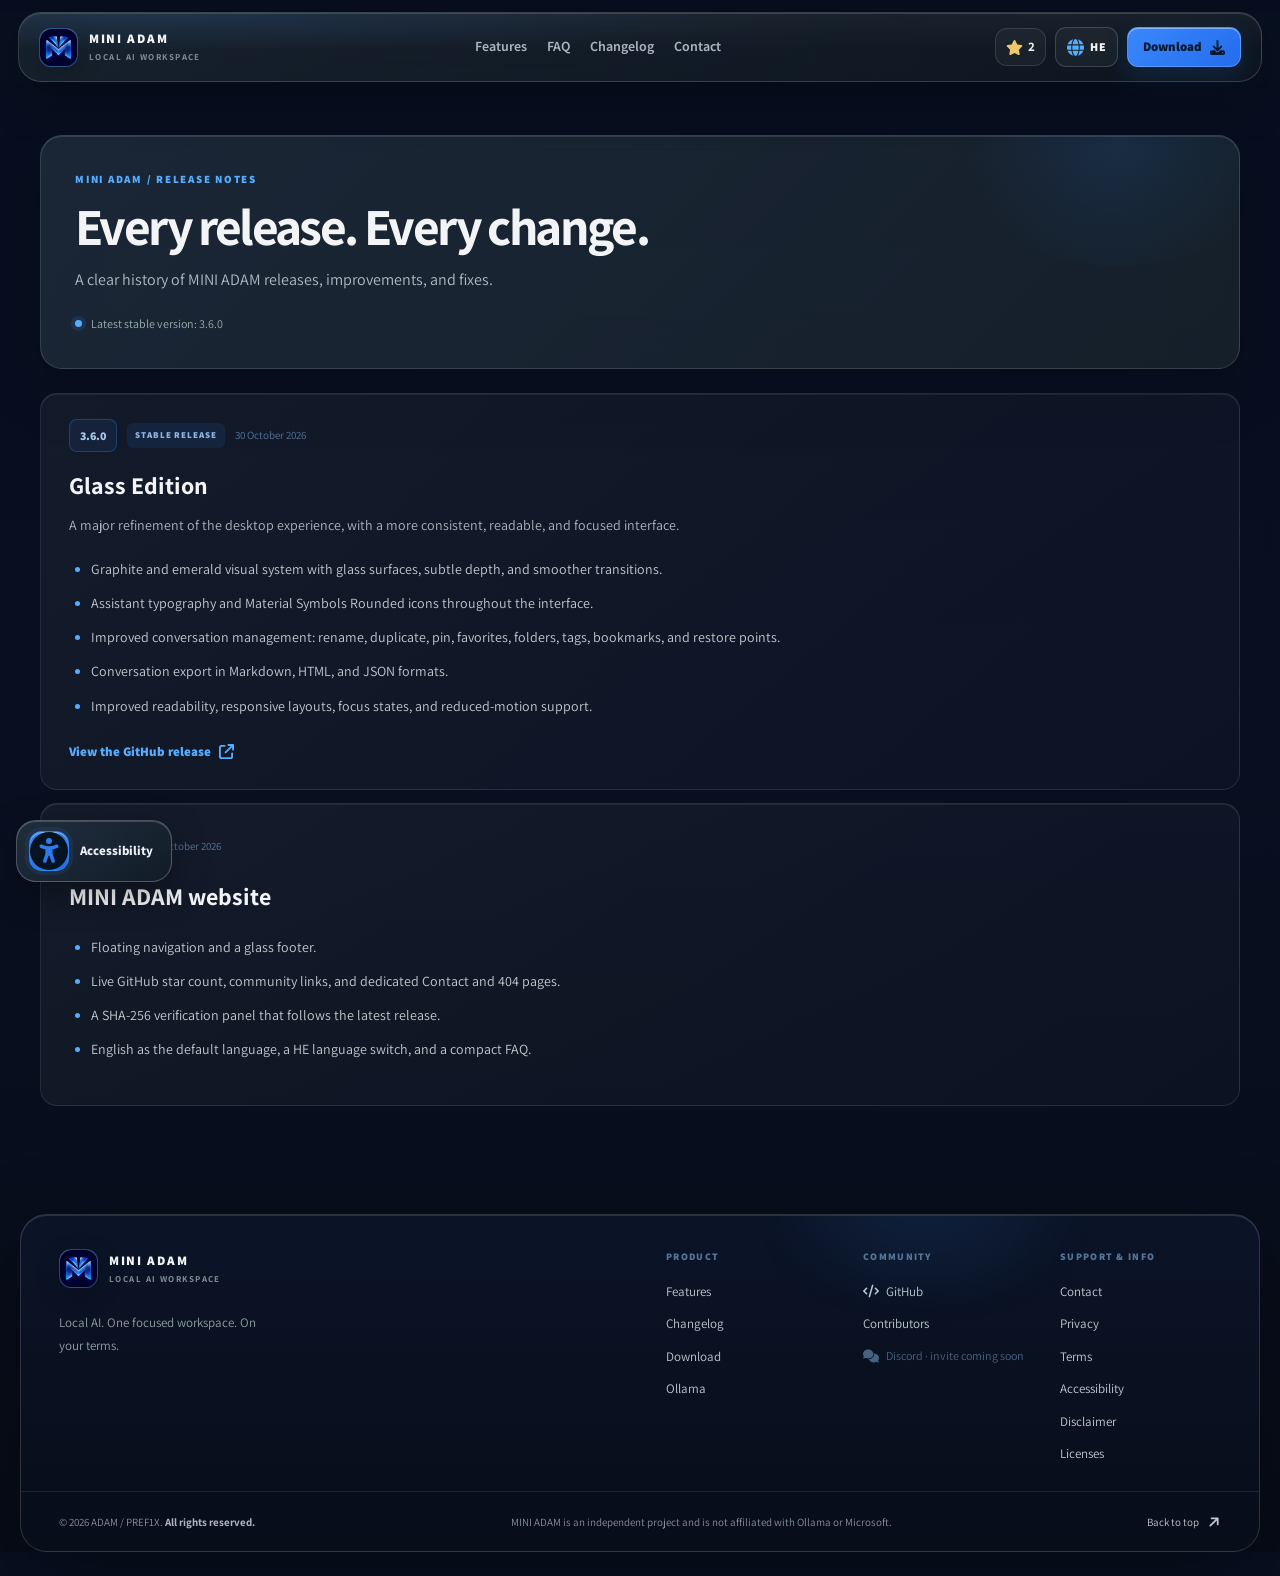
<file: docs/changelog.html>
<!doctype html><html lang="en" dir="ltr"><head><meta charset="utf-8"><meta name="viewport" content="width=device-width,initial-scale=1"><meta name="theme-color" content="#121820"><meta name="description" content="MINI ADAM release notes — features, improvements, and fixes."><meta name="robots" content="index,follow"><title data-he="יומן שינויים | MINI ADAM" data-en="Changelog | MINI ADAM">Changelog | MINI ADAM</title><link rel="preconnect" href="https://fonts.googleapis.com"><link rel="preconnect" href="https://fonts.gstatic.com" crossorigin><link href="https://fonts.googleapis.com/css2?family=Assistant:wght@400..800&display=swap" rel="stylesheet"><link rel="icon" type="image/x-icon" href="./favicon.ico"><link rel="stylesheet" href="./styles.css?v=3.7.0-rc1"><script defer src="./site.js?v=3.7.0-rc1"></script></head>
<body><a class="skip-link" href="#main" data-he="דלג לתוכן" data-en="Skip to content">Skip to content</a><header class="site-header"><div class="container nav-shell">
<a class="brand" href="./index.html#top" aria-label="MINI ADAM"><span class="brand-mark"><img src="./brand.png" alt=""></span><span class="brand-copy"><b>MINI ADAM</b><small>LOCAL AI WORKSPACE</small></span></a>
<nav class="main-nav" id="siteNav" aria-label="Main navigation"><a href="./index.html#features" data-he="יכולות" data-en="Features">Features</a><a href="./index.html#faq" data-he="שאלות" data-en="FAQ">FAQ</a><a href="./changelog.html" data-he="יומן שינויים" data-en="Changelog">Changelog</a><a href="./contact.html" data-he="יצירת קשר" data-en="Contact">Contact</a></nav>
<div class="nav-actions"><a class="nav-star" id="githubStarLink" href="https://github.com/pref1x-1/MiniAdam-AI" target="_blank" rel="noopener noreferrer" aria-label="MINI ADAM on GitHub"><svg class="icon" viewBox="0 0 576 512" fill="currentColor" aria-hidden="true" focusable="false"><path d="M316.9 18C311.6 7 300.4 0 288.1 0s-23.4 7-28.8 18L195 150.3 51.4 171.5c-12 1.8-22 10.2-25.7 21.7s-.7 24.2 7.9 32.7L137.8 329 113.2 474.7c-2 12 3 24.2 12.9 31.3s23 8 33.8 2.3l128.3-68.5 128.3 68.5c10.8 5.7 23.9 4.9 33.8-2.3s14.9-19.3 12.9-31.3L438.5 329 542.7 225.9c8.6-8.5 11.7-21.2 7.9-32.7s-13.7-19.9-25.7-21.7L381.2 150.3 316.9 18z"/></svg><b data-github-stars>2</b></a><button class="language-button" id="lang" type="button" aria-label="Switch to Hebrew"><svg class="icon" viewBox="0 0 512 512" fill="currentColor" aria-hidden="true" focusable="false"><path d="M352 256c0 22.2-1.2 43.6-3.3 64l-185.3 0c-2.2-20.4-3.3-41.8-3.3-64s1.2-43.6 3.3-64l185.3 0c2.2 20.4 3.3 41.8 3.3 64zm28.8-64l123.1 0c5.3 20.5 8.1 41.9 8.1 64s-2.8 43.5-8.1 64l-123.1 0c2.1-20.6 3.2-42 3.2-64s-1.1-43.4-3.2-64zm112.6-32l-116.7 0c-10-63.9-29.8-117.4-55.3-151.6c78.3 20.7 142 77.5 171.9 151.6zm-149.1 0l-176.6 0c6.1-36.4 15.5-68.6 27-94.7c10.5-23.6 22.2-40.7 33.5-51.5C239.4 3.2 248.7 0 256 0s16.6 3.2 27.8 13.8c11.3 10.8 23 27.9 33.5 51.5c11.6 26 20.9 58.2 27 94.7zm-209 0L18.6 160C48.6 85.9 112.2 29.1 190.6 8.4C165.1 42.6 145.3 96.1 135.3 160zM8.1 192l123.1 0c-2.1 20.6-3.2 42-3.2 64s1.1 43.4 3.2 64L8.1 320C2.8 299.5 0 278.1 0 256s2.8-43.5 8.1-64zM194.7 446.6c-11.6-26-20.9-58.2-27-94.6l176.6 0c-6.1 36.4-15.5 68.6-27 94.6c-10.5 23.6-22.2 40.7-33.5 51.5C272.6 508.8 263.3 512 256 512s-16.6-3.2-27.8-13.8c-11.3-10.8-23-27.9-33.5-51.5zM135.3 352c10 63.9 29.8 117.4 55.3 151.6C112.2 482.9 48.6 426.1 18.6 352l116.7 0zm358.1 0c-30 74.1-93.6 130.9-171.9 151.6c25.5-34.2 45.2-87.7 55.3-151.6l116.7 0z"/></svg><span class="language-code">HE</span></button><a class="nav-download" href="./index.html#download"><span data-he="הורדה" data-en="Download">Download</span><svg class="icon" viewBox="0 0 512 512" fill="currentColor" aria-hidden="true" focusable="false"><path d="M288 32c0-17.7-14.3-32-32-32s-32 14.3-32 32l0 242.7-73.4-73.4c-12.5-12.5-32.8-12.5-45.3 0s-12.5 32.8 0 45.3l128 128c12.5 12.5 32.8 12.5 45.3 0l128-128c12.5-12.5 12.5-32.8 0-45.3s-32.8-12.5-45.3 0L288 274.7 288 32zM64 352c-35.3 0-64 28.7-64 64l0 32c0 35.3 28.7 64 64 64l384 0c35.3 0 64-28.7 64-64l0-32c0-35.3-28.7-64-64-64l-101.5 0-45.3 45.3c-25 25-65.5 25-90.5 0L165.5 352 64 352zm368 56a24 24 0 1 1 0 48 24 24 0 1 1 0-48z"/></svg></a><button class="menu-button" id="menuToggle" type="button" aria-label="Open navigation" aria-expanded="false" aria-controls="siteNav"><svg class="icon" viewBox="0 0 448 512" fill="currentColor" aria-hidden="true" focusable="false"><path d="M0 96C0 78.3 14.3 64 32 64l384 0c17.7 0 32 14.3 32 32s-14.3 32-32 32L32 128C14.3 128 0 113.7 0 96zM0 256c0-17.7 14.3-32 32-32l384 0c17.7 0 32 14.3 32 32s-14.3 32-32 32L32 288c-17.7 0-32-14.3-32-32zM448 416c0 17.7-14.3 32-32 32L32 448c-17.7 0-32-14.3-32-32s14.3-32 32-32l384 0c17.7 0 32 14.3 32 32z"/></svg></button></div>
</div></header>
<main id="main" class="page-main container">
<section class="page-hero" data-reveal><span class="section-eyebrow" data-he="MINI ADAM / עדכונים" data-en="MINI ADAM / RELEASE NOTES">MINI ADAM / RELEASE NOTES</span><h1 data-he="כל גרסה. כל שינוי." data-en="Every release. Every change.">Every release. Every change.</h1><p data-he="יומן מסודר של עדכוני MINI ADAM, שיפורים ותיקונים." data-en="A clear history of MINI ADAM releases, improvements, and fixes.">A clear history of MINI ADAM releases, improvements, and fixes.</p><div class="page-hero-meta"><span class="status-dot"></span><span data-he="גרסה יציבה אחרונה: 3.6.0" data-en="Latest stable version: 3.6.0">Latest stable version: 3.6.0</span></div></section>
<section class="changelog-list" aria-label="Release history">
<article class="changelog-entry" data-reveal><div class="changelog-entry-top"><span class="version-pill">3.6.0</span><span class="release-badge" data-he="גרסה יציבה" data-en="STABLE RELEASE">STABLE RELEASE</span><time datetime="2026-10-30">30 October 2026</time></div><h2 data-he="Glass Edition" data-en="Glass Edition">Glass Edition</h2><p data-he="רענון משמעותי של חוויית Desktop, עם ממשק אחיד, קריא ומדויק יותר." data-en="A major refinement of the desktop experience, with a more consistent, readable, and focused interface.">A major refinement of the desktop experience, with a more consistent, readable, and focused interface.</p><ul>
<li data-he="שפת עיצוב Graphite ו־Emerald עם שכבות זכוכית, עומק עדין ומעברים חלקים." data-en="Graphite and emerald visual system with glass surfaces, subtle depth, and smoother transitions.">Graphite and emerald visual system with glass surfaces, subtle depth, and smoother transitions.</li>
<li data-he="גופן Assistant ואייקוני Material Symbols Rounded לאורך הממשק." data-en="Assistant typography and Material Symbols Rounded icons throughout the interface.">Assistant typography and Material Symbols Rounded icons throughout the interface.</li>
<li data-he="ניהול שיחות משופר: שינוי שם, שכפול, נעיצה, מועדפים, תיקיות, תגיות, סימניות ונקודות שחזור." data-en="Improved conversation management: rename, duplicate, pin, favorites, folders, tags, bookmarks, and restore points.">Improved conversation management: rename, duplicate, pin, favorites, folders, tags, bookmarks, and restore points.</li>
<li data-he="ייצוא שיחות בפורמטים Markdown, HTML ו־JSON." data-en="Conversation export in Markdown, HTML, and JSON formats.">Conversation export in Markdown, HTML, and JSON formats.</li>
<li data-he="התאמות קריאות, פריסה רספונסיבית, מצבי Focus והפחתת תנועה." data-en="Improved readability, responsive layouts, focus states, and reduced-motion support.">Improved readability, responsive layouts, focus states, and reduced-motion support.</li>
</ul><a class="text-link" href="https://github.com/pref1x-1/MiniAdam-AI/releases/latest" target="_blank" rel="noopener noreferrer"><span data-he="פתיחת הגרסה ב־GitHub" data-en="View the GitHub release">View the GitHub release</span><svg class="icon" viewBox="0 0 512 512" fill="currentColor" aria-hidden="true" focusable="false"><path d="M320 0c-17.7 0-32 14.3-32 32s14.3 32 32 32l82.7 0L201.4 265.4c-12.5 12.5-12.5 32.8 0 45.3s32.8 12.5 45.3 0L448 109.3l0 82.7c0 17.7 14.3 32 32 32s32-14.3 32-32l0-160c0-17.7-14.3-32-32-32L320 0zM80 32C35.8 32 0 67.8 0 112L0 432c0 44.2 35.8 80 80 80l320 0c44.2 0 80-35.8 80-80l0-112c0-17.7-14.3-32-32-32s-32 14.3-32 32l0 112c0 8.8-7.2 16-16 16L80 448c-8.8 0-16-7.2-16-16l0-320c0-8.8 7.2-16 16-16l112 0c17.7 0 32-14.3 32-32s-14.3-32-32-32L80 32z"/></svg></a></article>
<article class="changelog-entry" data-reveal><div class="changelog-entry-top"><span class="version-pill">WEBSITE</span><time datetime="2026-10-30">30 October 2026</time></div><h2 data-he="אתר MINI ADAM" data-en="MINI ADAM website">MINI ADAM website</h2><ul>
<li data-he="סרגל ניווט צף ו־Footer זכוכית." data-en="Floating navigation and a glass footer.">Floating navigation and a glass footer.</li>
<li data-he="ספירת Stars חיה מ־GitHub, קישורי קהילה ועמודי Contact ו־404." data-en="Live GitHub star count, community links, and dedicated Contact and 404 pages.">Live GitHub star count, community links, and dedicated Contact and 404 pages.</li>
<li data-he="אזור אימות SHA-256 שמתעדכן לפי ה־Release האחרון." data-en="A SHA-256 verification panel that follows the latest release.">A SHA-256 verification panel that follows the latest release.</li>
<li data-he="שפה ראשית אנגלית, מתג HE, ו־FAQ קומפקטי." data-en="English as the default language, a HE language switch, and a compact FAQ.">English as the default language, a HE language switch, and a compact FAQ.</li>
</ul></article>
</section></main><footer class="site-footer"><div class="container footer-main">
<div class="footer-brand"><a class="brand" href="./index.html#top"><span class="brand-mark"><img src="./brand.png" alt=""></span><span class="brand-copy"><b>MINI ADAM</b><small>LOCAL AI WORKSPACE</small></span></a><p class="footer-tagline" data-he="AI מקומי. סביבת עבודה אחת. בשליטה שלך." data-en="Local AI. One focused workspace. On your terms.">Local AI. One focused workspace. On your terms.</p></div>
<div class="footer-links">
<div><small data-he="המוצר" data-en="PRODUCT">PRODUCT</small><a href="./index.html#features" data-he="יכולות" data-en="Features">Features</a><a href="./changelog.html" data-he="יומן שינויים" data-en="Changelog">Changelog</a><a href="./index.html#download" data-he="הורדה" data-en="Download">Download</a><a href="https://ollama.com/download" target="_blank" rel="noopener noreferrer">Ollama</a></div>
<div><small data-he="קהילה" data-en="COMMUNITY">COMMUNITY</small><a href="https://github.com/pref1x-1/MiniAdam-AI" target="_blank" rel="noopener noreferrer"><svg class="icon" viewBox="0 0 640 512" fill="currentColor" aria-hidden="true" focusable="false"><path d="M392.8 1.2c-17-4.9-34.7 5-39.6 22l-128 448c-4.9 17 5 34.7 22 39.6s34.7-5 39.6-22l128-448c4.9-17-5-34.7-22-39.6zm80.6 120.1c-12.5 12.5-12.5 32.8 0 45.3L562.7 256l-89.4 89.4c-12.5 12.5-12.5 32.8 0 45.3s32.8 12.5 45.3 0l112-112c12.5-12.5 12.5-32.8 0-45.3l-112-112c-12.5-12.5-32.8-12.5-45.3 0zm-306.7 0c-12.5-12.5-32.8-12.5-45.3 0l-112 112c-12.5 12.5-12.5 32.8 0 45.3l112 112c12.5 12.5 32.8 12.5 45.3 0s12.5-32.8 0-45.3L77.3 256l89.4-89.4c12.5-12.5 12.5-32.8 0-45.3z"/></svg> GitHub</a><a href="https://github.com/pref1x-1/MiniAdam-AI/graphs/contributors" target="_blank" rel="noopener noreferrer" data-he="תורמים לפרויקט" data-en="Contributors">Contributors</a><span class="footer-link is-disabled" aria-disabled="true"><svg class="icon" viewBox="0 0 640 512" fill="currentColor" aria-hidden="true" focusable="false"><path d="M208 352c114.9 0 208-78.8 208-176S322.9 0 208 0S0 78.8 0 176c0 38.6 14.7 74.3 39.6 103.4c-3.5 9.4-8.7 17.7-14.2 24.7c-4.8 6.2-9.7 11-13.3 14.3c-1.8 1.6-3.3 2.9-4.3 3.7c-.5 .4-.9 .7-1.1 .8l-.2 .2s0 0 0 0s0 0 0 0C1 327.2-1.4 334.4 .8 340.9S9.1 352 16 352c21.8 0 43.8-5.6 62.1-12.5c9.2-3.5 17.8-7.4 25.2-11.4C134.1 343.3 169.8 352 208 352zM448 176c0 112.3-99.1 196.9-216.5 207C255.8 457.4 336.4 512 432 512c38.2 0 73.9-8.7 104.7-23.9c7.5 4 16 7.9 25.2 11.4c18.3 6.9 40.3 12.5 62.1 12.5c6.9 0 13.1-4.5 15.2-11.1c2.1-6.6-.2-13.8-5.8-17.9c0 0 0 0 0 0s0 0 0 0l-.2-.2c-.2-.2-.6-.4-1.1-.8c-1-.8-2.5-2-4.3-3.7c-3.6-3.3-8.5-8.1-13.3-14.3c-5.5-7-10.7-15.4-14.2-24.7c24.9-29 39.6-64.7 39.6-103.4c0-92.8-84.9-168.9-192.6-175.5c.4 5.1 .6 10.3 .6 15.5z"/></svg><span data-he="Discord · ההזמנה תתווסף בקרוב" data-en="Discord · invite coming soon">Discord · invite coming soon</span></span></div>
<div><small data-he="תמיכה ומידע" data-en="SUPPORT & INFO">SUPPORT & INFO</small><a href="./contact.html" data-he="יצירת קשר" data-en="Contact">Contact</a><a href="./privacy.html" data-he="פרטיות" data-en="Privacy">Privacy</a><a href="./terms.html" data-he="תנאים" data-en="Terms">Terms</a><a href="./accessibility.html" data-he="נגישות" data-en="Accessibility">Accessibility</a><a href="./disclaimer.html" data-he="הסתייגות" data-en="Disclaimer">Disclaimer</a><a href="./third-party.html" data-he="רישיונות" data-en="Licenses">Licenses</a></div>
</div></div><div class="container footer-bottom"><span>© 2026 ADAM / PREF1X. <b data-he="כל הזכויות שמורות." data-en="All rights reserved.">All rights reserved.</b></span><span data-he="MINI ADAM הוא פרויקט עצמאי ואינו קשור ל־Ollama או ל־Microsoft." data-en="MINI ADAM is an independent project and is not affiliated with Ollama or Microsoft.">MINI ADAM is an independent project and is not affiliated with Ollama or Microsoft.</span><a href="./index.html#top" class="back-top"><span data-he="חזרה למעלה" data-en="Back to top">Back to top</span><svg class="icon" viewBox="0 0 448 512" fill="currentColor" aria-hidden="true" focusable="false"><path d="M438.6 278.6c12.5-12.5 12.5-32.8 0-45.3l-160-160c-12.5-12.5-32.8-12.5-45.3 0s-12.5 32.8 0 45.3L338.8 224 32 224c-17.7 0-32 14.3-32 32s14.3 32 32 32l306.7 0L233.4 393.4c-12.5 12.5-12.5 32.8 0 45.3s32.8 12.5 45.3 0l160-160z"/></svg></a></div></footer><div class="a11y-root">
<button class="a11y-trigger" id="a11yTrigger" type="button" aria-haspopup="dialog" aria-expanded="false" aria-controls="a11yPanel" aria-label="פתח תפריט נגישות">
  <svg class="icon" viewBox="0 0 512 512" fill="currentColor" aria-hidden="true" focusable="false"><path d="M0 256a256 256 0 1 1 512 0A256 256 0 1 1 0 256zm161.5-86.1c-12.2-5.2-26.3 .4-31.5 12.6s.4 26.3 12.6 31.5l11.9 5.1c17.3 7.4 35.2 12.9 53.6 16.3l0 50.1c0 4.3-.7 8.6-2.1 12.6l-28.7 86.1c-4.2 12.6 2.6 26.2 15.2 30.4s26.2-2.6 30.4-15.2l24.4-73.2c1.3-3.8 4.8-6.4 8.8-6.4s7.6 2.6 8.8 6.4l24.4 73.2c4.2 12.6 17.8 19.4 30.4 15.2s19.4-17.8 15.2-30.4l-28.7-86.1c-1.4-4.1-2.1-8.3-2.1-12.6l0-50.1c18.4-3.5 36.3-8.9 53.6-16.3l11.9-5.1c12.2-5.2 17.8-19.3 12.6-31.5s-19.3-17.8-31.5-12.6L338.7 175c-26.1 11.2-54.2 17-82.7 17s-56.5-5.8-82.7-17l-11.9-5.1zM256 160a40 40 0 1 0 0-80 40 40 0 1 0 0 80z"/></svg><span class="a11y-trigger-label" dir="auto" data-he="נגישות" data-en="Accessibility">נגישות</span>
</button>
<section class="a11y-panel" id="a11yPanel" role="dialog" aria-modal="true" aria-labelledby="a11yTitle" hidden>
  <header class="a11y-panel-head"><div><small data-he="התאמה אישית" data-en="PERSONALIZE">התאמה אישית</small><h2 id="a11yTitle" data-he="אפשרויות נגישות" data-en="Accessibility options">אפשרויות נגישות</h2></div><button class="a11y-close" id="a11yClose" type="button" aria-label="סגירת תפריט נגישות"><svg class="icon" viewBox="0 0 384 512" fill="currentColor" aria-hidden="true" focusable="false"><path d="M342.6 150.6c12.5-12.5 12.5-32.8 0-45.3s-32.8-12.5-45.3 0L192 210.7 86.6 105.4c-12.5-12.5-32.8-12.5-45.3 0s-12.5 32.8 0 45.3L146.7 256 41.4 361.4c-12.5 12.5-12.5 32.8 0 45.3s32.8 12.5 45.3 0L192 301.3 297.4 406.6c12.5 12.5 32.8 12.5 45.3 0s12.5-32.8 0-45.3L237.3 256 342.6 150.6z"/></svg></button></header>
  <div class="a11y-size-row"><span data-he="גודל טקסט" data-en="Text size">גודל טקסט</span><div><button type="button" data-a11y-action="decrease" aria-label="הקטנת טקסט"><svg class="icon" viewBox="0 0 448 512" fill="currentColor" aria-hidden="true" focusable="false"><path d="M432 256c0 17.7-14.3 32-32 32L48 288c-17.7 0-32-14.3-32-32s14.3-32 32-32l352 0c17.7 0 32 14.3 32 32z"/></svg></button><output id="a11yScale">100%</output><button type="button" data-a11y-action="increase" aria-label="הגדלת טקסט"><svg class="icon" viewBox="0 0 448 512" fill="currentColor" aria-hidden="true" focusable="false"><path d="M256 80c0-17.7-14.3-32-32-32s-32 14.3-32 32l0 144L48 224c-17.7 0-32 14.3-32 32s14.3 32 32 32l144 0 0 144c0 17.7 14.3 32 32 32s32-14.3 32-32l0-144 144 0c17.7 0 32-14.3 32-32s-14.3-32-32-32l-144 0 0-144z"/></svg></button></div></div>
  <div class="a11y-options">
    <button type="button" data-a11y-toggle="contrast" aria-pressed="false"><svg class="icon" viewBox="0 0 512 512" fill="currentColor" aria-hidden="true" focusable="false"><path d="M448 256c0-106-86-192-192-192l0 384c106 0 192-86 192-192zM0 256a256 256 0 1 1 512 0A256 256 0 1 1 0 256z"/></svg><span data-he="ניגודיות גבוהה" data-en="High contrast">ניגודיות גבוהה</span><i></i></button>
    <button type="button" data-a11y-toggle="links" aria-pressed="false"><svg class="icon" viewBox="0 0 448 512" fill="currentColor" aria-hidden="true" focusable="false"><path d="M16 64c0-17.7 14.3-32 32-32l96 0c17.7 0 32 14.3 32 32s-14.3 32-32 32l-16 0 0 128c0 53 43 96 96 96s96-43 96-96l0-128-16 0c-17.7 0-32-14.3-32-32s14.3-32 32-32l96 0c17.7 0 32 14.3 32 32s-14.3 32-32 32l-16 0 0 128c0 88.4-71.6 160-160 160s-160-71.6-160-160L64 96 48 96C30.3 96 16 81.7 16 64zM0 448c0-17.7 14.3-32 32-32l384 0c17.7 0 32 14.3 32 32s-14.3 32-32 32L32 480c-17.7 0-32-14.3-32-32z"/></svg><span data-he="הדגשת קישורים" data-en="Highlight links">הדגשת קישורים</span><i></i></button>
    <button type="button" data-a11y-toggle="readable" aria-pressed="false"><svg class="icon" viewBox="0 0 448 512" fill="currentColor" aria-hidden="true" focusable="false"><path d="M254 52.8C249.3 40.3 237.3 32 224 32s-25.3 8.3-30 20.8L57.8 416 32 416c-17.7 0-32 14.3-32 32s14.3 32 32 32l96 0c17.7 0 32-14.3 32-32s-14.3-32-32-32l-1.8 0 18-48 159.6 0 18 48-1.8 0c-17.7 0-32 14.3-32 32s14.3 32 32 32l96 0c17.7 0 32-14.3 32-32s-14.3-32-32-32l-25.8 0L254 52.8zM279.8 304l-111.6 0L224 155.1 279.8 304z"/></svg><span data-he="גופן קריא" data-en="Readable font">גופן קריא</span><i></i></button>
    <button type="button" data-a11y-toggle="grayscale" aria-pressed="false"><svg class="icon" viewBox="0 0 576 512" fill="currentColor" aria-hidden="true" focusable="false"><path d="M288 32c-80.8 0-145.5 36.8-192.6 80.6C48.6 156 17.3 208 2.5 243.7c-3.3 7.9-3.3 16.7 0 24.6C17.3 304 48.6 356 95.4 399.4C142.5 443.2 207.2 480 288 480s145.5-36.8 192.6-80.6c46.8-43.5 78.1-95.4 93-131.1c3.3-7.9 3.3-16.7 0-24.6c-14.9-35.7-46.2-87.7-93-131.1C433.5 68.8 368.8 32 288 32zM144 256a144 144 0 1 1 288 0 144 144 0 1 1 -288 0zm144-64c0 35.3-28.7 64-64 64c-7.1 0-13.9-1.2-20.3-3.3c-5.5-1.8-11.9 1.6-11.7 7.4c.3 6.9 1.3 13.8 3.2 20.7c13.7 51.2 66.4 81.6 117.6 67.9s81.6-66.4 67.9-117.6c-11.1-41.5-47.8-69.4-88.6-71.1c-5.8-.2-9.2 6.1-7.4 11.7c2.1 6.4 3.3 13.2 3.3 20.3z"/></svg><span data-he="גווני אפור" data-en="Grayscale">גווני אפור</span><i></i></button>
    <button type="button" data-a11y-toggle="spacing" aria-pressed="false"><svg class="icon" viewBox="0 0 448 512" fill="currentColor" aria-hidden="true" focusable="false"><path d="M254 52.8C249.3 40.3 237.3 32 224 32s-25.3 8.3-30 20.8L57.8 416 32 416c-17.7 0-32 14.3-32 32s14.3 32 32 32l96 0c17.7 0 32-14.3 32-32s-14.3-32-32-32l-1.8 0 18-48 159.6 0 18 48-1.8 0c-17.7 0-32 14.3-32 32s14.3 32 32 32l96 0c17.7 0 32-14.3 32-32s-14.3-32-32-32l-25.8 0L254 52.8zM279.8 304l-111.6 0L224 155.1 279.8 304z"/></svg><span data-he="ריווח טקסט" data-en="Text spacing">ריווח טקסט</span><i></i></button>
    <button type="button" data-a11y-toggle="motion" aria-pressed="false"><svg class="icon" viewBox="0 0 320 512" fill="currentColor" aria-hidden="true" focusable="false"><path d="M160 48a48 48 0 1 1 96 0 48 48 0 1 1 -96 0zM126.5 199.3c-1 .4-1.9 .8-2.9 1.2l-8 3.5c-16.4 7.3-29 21.2-34.7 38.2l-2.6 7.8c-5.6 16.8-23.7 25.8-40.5 20.2s-25.8-23.7-20.2-40.5l2.6-7.8c11.4-34.1 36.6-61.9 69.4-76.5l8-3.5c20.8-9.2 43.3-14 66.1-14c44.6 0 84.8 26.8 101.9 67.9L281 232.7l21.4 10.7c15.8 7.9 22.2 27.1 14.3 42.9s-27.1 22.2-42.9 14.3L247 287.3c-10.3-5.2-18.4-13.8-22.8-24.5l-9.6-23-19.3 65.5 49.5 54c5.4 5.9 9.2 13 11.2 20.8l23 92.1c4.3 17.1-6.1 34.5-23.3 38.8s-34.5-6.1-38.8-23.3l-22-88.1-70.7-77.1c-14.8-16.1-20.3-38.6-14.7-59.7l16.9-63.5zM68.7 398l25-62.4c2.1 3 4.5 5.8 7 8.6l40.7 44.4-14.5 36.2c-2.4 6-6 11.5-10.6 16.1L54.6 502.6c-12.5 12.5-32.8 12.5-45.3 0s-12.5-32.8 0-45.3L68.7 398z"/></svg><span data-he="הפחתת תנועה" data-en="Reduce motion">הפחתת תנועה</span><i></i></button>
    <button type="button" data-a11y-action="reset"><svg class="icon" viewBox="0 0 512 512" fill="currentColor" aria-hidden="true" focusable="false"><path d="M105.1 202.6c7.7-21.8 20.2-42.3 37.8-59.8c62.5-62.5 163.8-62.5 226.3 0L386.3 160 352 160c-17.7 0-32 14.3-32 32s14.3 32 32 32l111.5 0c0 0 0 0 0 0l.4 0c17.7 0 32-14.3 32-32l0-112c0-17.7-14.3-32-32-32s-32 14.3-32 32l0 35.2L414.4 97.6c-87.5-87.5-229.3-87.5-316.8 0C73.2 122 55.6 150.7 44.8 181.4c-5.9 16.7 2.9 34.9 19.5 40.8s34.9-2.9 40.8-19.5zM39 289.3c-5 1.5-9.8 4.2-13.7 8.2c-4 4-6.7 8.8-8.1 14c-.3 1.2-.6 2.5-.8 3.8c-.3 1.7-.4 3.4-.4 5.1L16 432c0 17.7 14.3 32 32 32s32-14.3 32-32l0-35.1 17.6 17.5c0 0 0 0 0 0c87.5 87.4 229.3 87.4 316.7 0c24.4-24.4 42.1-53.1 52.9-83.8c5.9-16.7-2.9-34.9-19.5-40.8s-34.9 2.9-40.8 19.5c-7.7 21.8-20.2 42.3-37.8 59.8c-62.5 62.5-163.8 62.5-226.3 0l-.1-.1L125.6 352l34.4 0c17.7 0 32-14.3 32-32s-14.3-32-32-32L48.4 288c-1.6 0-3.2 .1-4.8 .3s-3.1 .5-4.6 1z"/></svg><span data-he="איפוס הגדרות" data-en="Reset settings">איפוס הגדרות</span></button>
  </div>
  <p class="a11y-feedback" id="a11yFeedback" aria-live="polite" data-he="ההעדפות נשמרות בדפדפן במכשיר שלך." data-en="Preferences are saved in this browser on your device.">ההעדפות נשמרות בדפדפן במכשיר שלך.</p>
</section>
</div></body></html>
</file>
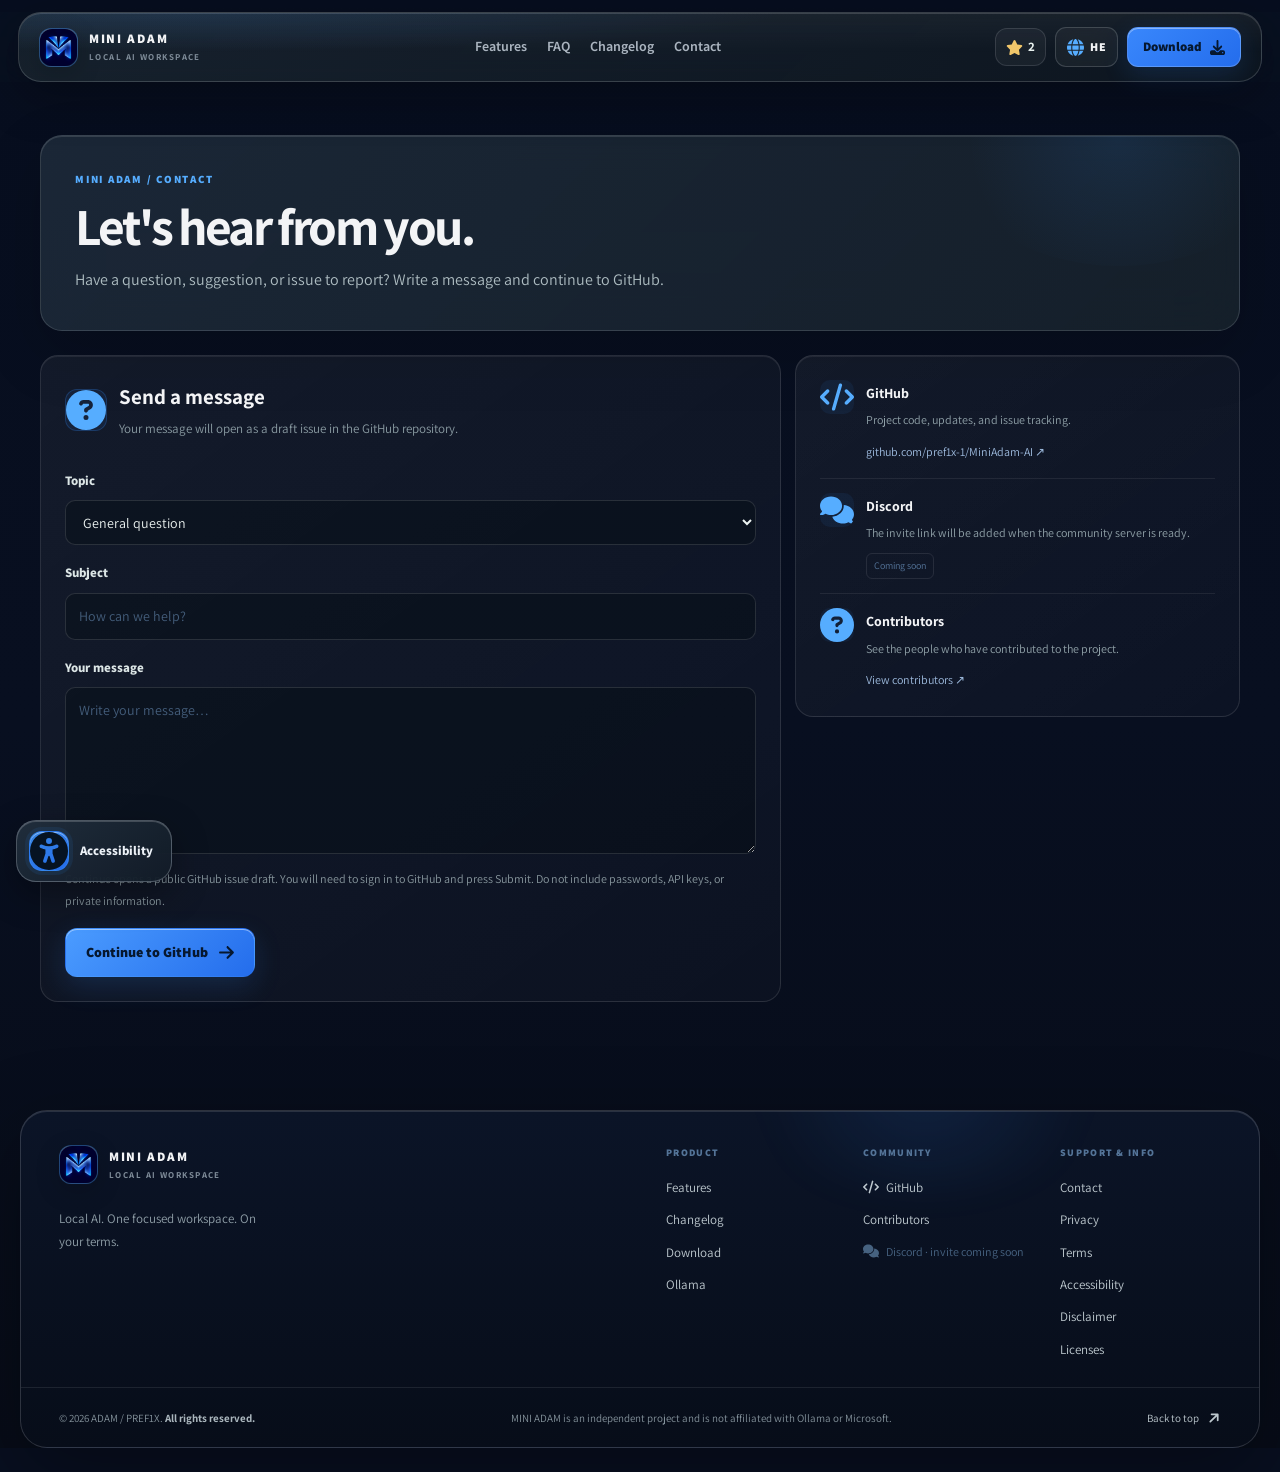
<file: docs/contact.html>
<!doctype html><html lang="en" dir="ltr"><head><meta charset="utf-8"><meta name="viewport" content="width=device-width,initial-scale=1"><meta name="theme-color" content="#121820"><meta name="description" content="Contact the MINI ADAM project through GitHub issues."><meta name="robots" content="index,follow"><title data-he="יצירת קשר | MINI ADAM" data-en="Contact | MINI ADAM">Contact | MINI ADAM</title><link rel="preconnect" href="https://fonts.googleapis.com"><link rel="preconnect" href="https://fonts.gstatic.com" crossorigin><link href="https://fonts.googleapis.com/css2?family=Assistant:wght@400..800&display=swap" rel="stylesheet"><link rel="icon" type="image/x-icon" href="./favicon.ico"><link rel="stylesheet" href="./styles.css?v=3.7.0-rc1"><script defer src="./site.js?v=3.7.0-rc1"></script></head>
<body><a class="skip-link" href="#main" data-he="דלג לתוכן" data-en="Skip to content">Skip to content</a><header class="site-header"><div class="container nav-shell">
<a class="brand" href="./index.html#top" aria-label="MINI ADAM"><span class="brand-mark"><img src="./brand.png" alt=""></span><span class="brand-copy"><b>MINI ADAM</b><small>LOCAL AI WORKSPACE</small></span></a>
<nav class="main-nav" id="siteNav" aria-label="Main navigation"><a href="./index.html#features" data-he="יכולות" data-en="Features">Features</a><a href="./index.html#faq" data-he="שאלות" data-en="FAQ">FAQ</a><a href="./changelog.html" data-he="יומן שינויים" data-en="Changelog">Changelog</a><a href="./contact.html" data-he="יצירת קשר" data-en="Contact">Contact</a></nav>
<div class="nav-actions"><a class="nav-star" id="githubStarLink" href="https://github.com/pref1x-1/MiniAdam-AI" target="_blank" rel="noopener noreferrer" aria-label="MINI ADAM on GitHub"><svg class="icon" viewBox="0 0 576 512" fill="currentColor" aria-hidden="true" focusable="false"><path d="M316.9 18C311.6 7 300.4 0 288.1 0s-23.4 7-28.8 18L195 150.3 51.4 171.5c-12 1.8-22 10.2-25.7 21.7s-.7 24.2 7.9 32.7L137.8 329 113.2 474.7c-2 12 3 24.2 12.9 31.3s23 8 33.8 2.3l128.3-68.5 128.3 68.5c10.8 5.7 23.9 4.9 33.8-2.3s14.9-19.3 12.9-31.3L438.5 329 542.7 225.9c8.6-8.5 11.7-21.2 7.9-32.7s-13.7-19.9-25.7-21.7L381.2 150.3 316.9 18z"/></svg><b data-github-stars>2</b></a><button class="language-button" id="lang" type="button" aria-label="Switch to Hebrew"><svg class="icon" viewBox="0 0 512 512" fill="currentColor" aria-hidden="true" focusable="false"><path d="M352 256c0 22.2-1.2 43.6-3.3 64l-185.3 0c-2.2-20.4-3.3-41.8-3.3-64s1.2-43.6 3.3-64l185.3 0c2.2 20.4 3.3 41.8 3.3 64zm28.8-64l123.1 0c5.3 20.5 8.1 41.9 8.1 64s-2.8 43.5-8.1 64l-123.1 0c2.1-20.6 3.2-42 3.2-64s-1.1-43.4-3.2-64zm112.6-32l-116.7 0c-10-63.9-29.8-117.4-55.3-151.6c78.3 20.7 142 77.5 171.9 151.6zm-149.1 0l-176.6 0c6.1-36.4 15.5-68.6 27-94.7c10.5-23.6 22.2-40.7 33.5-51.5C239.4 3.2 248.7 0 256 0s16.6 3.2 27.8 13.8c11.3 10.8 23 27.9 33.5 51.5c11.6 26 20.9 58.2 27 94.7zm-209 0L18.6 160C48.6 85.9 112.2 29.1 190.6 8.4C165.1 42.6 145.3 96.1 135.3 160zM8.1 192l123.1 0c-2.1 20.6-3.2 42-3.2 64s1.1 43.4 3.2 64L8.1 320C2.8 299.5 0 278.1 0 256s2.8-43.5 8.1-64zM194.7 446.6c-11.6-26-20.9-58.2-27-94.6l176.6 0c-6.1 36.4-15.5 68.6-27 94.6c-10.5 23.6-22.2 40.7-33.5 51.5C272.6 508.8 263.3 512 256 512s-16.6-3.2-27.8-13.8c-11.3-10.8-23-27.9-33.5-51.5zM135.3 352c10 63.9 29.8 117.4 55.3 151.6C112.2 482.9 48.6 426.1 18.6 352l116.7 0zm358.1 0c-30 74.1-93.6 130.9-171.9 151.6c25.5-34.2 45.2-87.7 55.3-151.6l116.7 0z"/></svg><span class="language-code">HE</span></button><a class="nav-download" href="./index.html#download"><span data-he="הורדה" data-en="Download">Download</span><svg class="icon" viewBox="0 0 512 512" fill="currentColor" aria-hidden="true" focusable="false"><path d="M288 32c0-17.7-14.3-32-32-32s-32 14.3-32 32l0 242.7-73.4-73.4c-12.5-12.5-32.8-12.5-45.3 0s-12.5 32.8 0 45.3l128 128c12.5 12.5 32.8 12.5 45.3 0l128-128c12.5-12.5 12.5-32.8 0-45.3s-32.8-12.5-45.3 0L288 274.7 288 32zM64 352c-35.3 0-64 28.7-64 64l0 32c0 35.3 28.7 64 64 64l384 0c35.3 0 64-28.7 64-64l0-32c0-35.3-28.7-64-64-64l-101.5 0-45.3 45.3c-25 25-65.5 25-90.5 0L165.5 352 64 352zm368 56a24 24 0 1 1 0 48 24 24 0 1 1 0-48z"/></svg></a><button class="menu-button" id="menuToggle" type="button" aria-label="Open navigation" aria-expanded="false" aria-controls="siteNav"><svg class="icon" viewBox="0 0 448 512" fill="currentColor" aria-hidden="true" focusable="false"><path d="M0 96C0 78.3 14.3 64 32 64l384 0c17.7 0 32 14.3 32 32s-14.3 32-32 32L32 128C14.3 128 0 113.7 0 96zM0 256c0-17.7 14.3-32 32-32l384 0c17.7 0 32 14.3 32 32s-14.3 32-32 32L32 288c-17.7 0-32-14.3-32-32zM448 416c0 17.7-14.3 32-32 32L32 448c-17.7 0-32-14.3-32-32s14.3-32 32-32l384 0c17.7 0 32 14.3 32 32z"/></svg></button></div>
</div></header>
<main id="main" class="page-main container">
<section class="page-hero" data-reveal><span class="section-eyebrow" data-he="MINI ADAM / קשר" data-en="MINI ADAM / CONTACT">MINI ADAM / CONTACT</span><h1 data-he="נשמח לשמוע ממך." data-en="Let's hear from you.">Let's hear from you.</h1><p data-he="שאלה, הצעה או דיווח על בעיה? כתוב לנו ונעביר אותך ל־GitHub." data-en="Have a question, suggestion, or issue to report? Write a message and continue to GitHub.">Have a question, suggestion, or issue to report? Write a message and continue to GitHub.</p></section>
<section class="contact-layout" data-reveal>
<div class="contact-panel"><div class="contact-panel-heading"><svg class="icon" viewBox="0 0 512 512" fill="currentColor" aria-hidden="true" focusable="false"><path d="M256 512A256 256 0 1 0 256 0a256 256 0 1 0 0 512zM169.8 165.3c7.9-22.3 29.1-37.3 52.8-37.3l58.3 0c34.9 0 63.1 28.3 63.1 63.1c0 22.6-12.1 43.5-31.7 54.8L280 264.4c-.2 13-10.9 23.6-24 23.6c-13.3 0-24-10.7-24-24l0-13.5c0-8.6 4.6-16.5 12.1-20.8l44.3-25.4c4.7-2.7 7.6-7.7 7.6-13.1c0-8.4-6.8-15.1-15.1-15.1l-58.3 0c-3.4 0-6.4 2.1-7.5 5.3l-.4 1.2c-4.4 12.5-18.2 19-30.6 14.6s-19-18.2-14.6-30.6l.4-1.2zM224 352a32 32 0 1 1 64 0 32 32 0 1 1 -64 0z"/></svg><div><h2 data-he="שליחת הודעה" data-en="Send a message">Send a message</h2><p data-he="ההודעה תיפתח כטיוטת Issue במאגר GitHub." data-en="Your message will open as a draft issue in the GitHub repository.">Your message will open as a draft issue in the GitHub repository.</p></div></div>
<form id="contactForm" class="contact-form">
<label for="contactTopic" data-he="נושא" data-en="Topic">Topic</label><select id="contactTopic" name="topic" required><option value="General question" data-he="שאלה כללית" data-en="General question">General question</option><option value="Bug report" data-he="דיווח על תקלה" data-en="Bug report">Bug report</option><option value="Feature suggestion" data-he="הצעה לשיפור" data-en="Feature suggestion">Feature suggestion</option><option value="Other" data-he="אחר" data-en="Other">Other</option></select>
<label for="contactSubject" data-he="כותרת" data-en="Subject">Subject</label><input id="contactSubject" name="subject" type="text" maxlength="100" required placeholder="How can we help?">
<label for="contactMessage" data-he="ההודעה שלך" data-en="Your message">Your message</label><textarea id="contactMessage" name="message" rows="6" maxlength="2000" minlength="10" required placeholder="Write your message…"></textarea>
<p class="contact-privacy" data-he="המשך הפעולה יפתח טיוטת Issue ציבורית ב־GitHub. תצטרך להתחבר לחשבון GitHub וללחוץ על Submit. אל תכלול סיסמאות, מפתחות API או מידע פרטי." data-en="Continue opens a public GitHub issue draft. You will need to sign in to GitHub and press Submit. Do not include passwords, API keys, or private information.">Continue opens a public GitHub issue draft. You will need to sign in to GitHub and press Submit. Do not include passwords, API keys, or private information.</p>
<button class="button button-primary contact-submit" type="submit"><span data-he="המשך ל־GitHub" data-en="Continue to GitHub">Continue to GitHub</span><svg class="icon" viewBox="0 0 448 512" fill="currentColor" aria-hidden="true" focusable="false"><path d="M438.6 278.6c12.5-12.5 12.5-32.8 0-45.3l-160-160c-12.5-12.5-32.8-12.5-45.3 0s-12.5 32.8 0 45.3L338.8 224 32 224c-17.7 0-32 14.3-32 32s14.3 32 32 32l306.7 0L233.4 393.4c-12.5 12.5-12.5 32.8 0 45.3s32.8 12.5 45.3 0l160-160z"/></svg></button>
</form></div>
<aside class="contact-aside">
<div class="contact-aside-item"><svg class="icon" viewBox="0 0 640 512" fill="currentColor" aria-hidden="true" focusable="false"><path d="M392.8 1.2c-17-4.9-34.7 5-39.6 22l-128 448c-4.9 17 5 34.7 22 39.6s34.7-5 39.6-22l128-448c4.9-17-5-34.7-22-39.6zm80.6 120.1c-12.5 12.5-12.5 32.8 0 45.3L562.7 256l-89.4 89.4c-12.5 12.5-12.5 32.8 0 45.3s32.8 12.5 45.3 0l112-112c12.5-12.5 12.5-32.8 0-45.3l-112-112c-12.5-12.5-32.8-12.5-45.3 0zm-306.7 0c-12.5-12.5-32.8-12.5-45.3 0l-112 112c-12.5 12.5-12.5 32.8 0 45.3l112 112c12.5 12.5 32.8 12.5 45.3 0s12.5-32.8 0-45.3L77.3 256l89.4-89.4c12.5-12.5 12.5-32.8 0-45.3z"/></svg><div><b>GitHub</b><p data-he="קוד הפרויקט, עדכונים ודיווחים." data-en="Project code, updates, and issue tracking.">Project code, updates, and issue tracking.</p><a href="https://github.com/pref1x-1/MiniAdam-AI" target="_blank" rel="noopener noreferrer">github.com/pref1x-1/MiniAdam-AI ↗</a></div></div>
<div class="contact-aside-item"><svg class="icon" viewBox="0 0 640 512" fill="currentColor" aria-hidden="true" focusable="false"><path d="M208 352c114.9 0 208-78.8 208-176S322.9 0 208 0S0 78.8 0 176c0 38.6 14.7 74.3 39.6 103.4c-3.5 9.4-8.7 17.7-14.2 24.7c-4.8 6.2-9.7 11-13.3 14.3c-1.8 1.6-3.3 2.9-4.3 3.7c-.5 .4-.9 .7-1.1 .8l-.2 .2s0 0 0 0s0 0 0 0C1 327.2-1.4 334.4 .8 340.9S9.1 352 16 352c21.8 0 43.8-5.6 62.1-12.5c9.2-3.5 17.8-7.4 25.2-11.4C134.1 343.3 169.8 352 208 352zM448 176c0 112.3-99.1 196.9-216.5 207C255.8 457.4 336.4 512 432 512c38.2 0 73.9-8.7 104.7-23.9c7.5 4 16 7.9 25.2 11.4c18.3 6.9 40.3 12.5 62.1 12.5c6.9 0 13.1-4.5 15.2-11.1c2.1-6.6-.2-13.8-5.8-17.9c0 0 0 0 0 0s0 0 0 0l-.2-.2c-.2-.2-.6-.4-1.1-.8c-1-.8-2.5-2-4.3-3.7c-3.6-3.3-8.5-8.1-13.3-14.3c-5.5-7-10.7-15.4-14.2-24.7c24.9-29 39.6-64.7 39.6-103.4c0-92.8-84.9-168.9-192.6-175.5c.4 5.1 .6 10.3 .6 15.5z"/></svg><div><b>Discord</b><p data-he="קישור להזמנה יפורסם לאחר שיוגדר שרת קהילה." data-en="The invite link will be added when the community server is ready.">The invite link will be added when the community server is ready.</p><span class="coming-soon" data-he="בקרוב" data-en="Coming soon">Coming soon</span></div></div>
<div class="contact-aside-item"><svg class="icon" viewBox="0 0 512 512" fill="currentColor" aria-hidden="true" focusable="false"><path d="M256 512A256 256 0 1 0 256 0a256 256 0 1 0 0 512zM169.8 165.3c7.9-22.3 29.1-37.3 52.8-37.3l58.3 0c34.9 0 63.1 28.3 63.1 63.1c0 22.6-12.1 43.5-31.7 54.8L280 264.4c-.2 13-10.9 23.6-24 23.6c-13.3 0-24-10.7-24-24l0-13.5c0-8.6 4.6-16.5 12.1-20.8l44.3-25.4c4.7-2.7 7.6-7.7 7.6-13.1c0-8.4-6.8-15.1-15.1-15.1l-58.3 0c-3.4 0-6.4 2.1-7.5 5.3l-.4 1.2c-4.4 12.5-18.2 19-30.6 14.6s-19-18.2-14.6-30.6l.4-1.2zM224 352a32 32 0 1 1 64 0 32 32 0 1 1 -64 0z"/></svg><div><b data-he="תורמים" data-en="Contributors">Contributors</b><p data-he="אפשר לצפות במי שתרם לפרויקט." data-en="See the people who have contributed to the project.">See the people who have contributed to the project.</p><a href="https://github.com/pref1x-1/MiniAdam-AI/graphs/contributors" target="_blank" rel="noopener noreferrer">View contributors ↗</a></div></div>
</aside></section></main><footer class="site-footer"><div class="container footer-main">
<div class="footer-brand"><a class="brand" href="./index.html#top"><span class="brand-mark"><img src="./brand.png" alt=""></span><span class="brand-copy"><b>MINI ADAM</b><small>LOCAL AI WORKSPACE</small></span></a><p class="footer-tagline" data-he="AI מקומי. סביבת עבודה אחת. בשליטה שלך." data-en="Local AI. One focused workspace. On your terms.">Local AI. One focused workspace. On your terms.</p></div>
<div class="footer-links">
<div><small data-he="המוצר" data-en="PRODUCT">PRODUCT</small><a href="./index.html#features" data-he="יכולות" data-en="Features">Features</a><a href="./changelog.html" data-he="יומן שינויים" data-en="Changelog">Changelog</a><a href="./index.html#download" data-he="הורדה" data-en="Download">Download</a><a href="https://ollama.com/download" target="_blank" rel="noopener noreferrer">Ollama</a></div>
<div><small data-he="קהילה" data-en="COMMUNITY">COMMUNITY</small><a href="https://github.com/pref1x-1/MiniAdam-AI" target="_blank" rel="noopener noreferrer"><svg class="icon" viewBox="0 0 640 512" fill="currentColor" aria-hidden="true" focusable="false"><path d="M392.8 1.2c-17-4.9-34.7 5-39.6 22l-128 448c-4.9 17 5 34.7 22 39.6s34.7-5 39.6-22l128-448c4.9-17-5-34.7-22-39.6zm80.6 120.1c-12.5 12.5-12.5 32.8 0 45.3L562.7 256l-89.4 89.4c-12.5 12.5-12.5 32.8 0 45.3s32.8 12.5 45.3 0l112-112c12.5-12.5 12.5-32.8 0-45.3l-112-112c-12.5-12.5-32.8-12.5-45.3 0zm-306.7 0c-12.5-12.5-32.8-12.5-45.3 0l-112 112c-12.5 12.5-12.5 32.8 0 45.3l112 112c12.5 12.5 32.8 12.5 45.3 0s12.5-32.8 0-45.3L77.3 256l89.4-89.4c12.5-12.5 12.5-32.8 0-45.3z"/></svg> GitHub</a><a href="https://github.com/pref1x-1/MiniAdam-AI/graphs/contributors" target="_blank" rel="noopener noreferrer" data-he="תורמים לפרויקט" data-en="Contributors">Contributors</a><span class="footer-link is-disabled" aria-disabled="true"><svg class="icon" viewBox="0 0 640 512" fill="currentColor" aria-hidden="true" focusable="false"><path d="M208 352c114.9 0 208-78.8 208-176S322.9 0 208 0S0 78.8 0 176c0 38.6 14.7 74.3 39.6 103.4c-3.5 9.4-8.7 17.7-14.2 24.7c-4.8 6.2-9.7 11-13.3 14.3c-1.8 1.6-3.3 2.9-4.3 3.7c-.5 .4-.9 .7-1.1 .8l-.2 .2s0 0 0 0s0 0 0 0C1 327.2-1.4 334.4 .8 340.9S9.1 352 16 352c21.8 0 43.8-5.6 62.1-12.5c9.2-3.5 17.8-7.4 25.2-11.4C134.1 343.3 169.8 352 208 352zM448 176c0 112.3-99.1 196.9-216.5 207C255.8 457.4 336.4 512 432 512c38.2 0 73.9-8.7 104.7-23.9c7.5 4 16 7.9 25.2 11.4c18.3 6.9 40.3 12.5 62.1 12.5c6.9 0 13.1-4.5 15.2-11.1c2.1-6.6-.2-13.8-5.8-17.9c0 0 0 0 0 0s0 0 0 0l-.2-.2c-.2-.2-.6-.4-1.1-.8c-1-.8-2.5-2-4.3-3.7c-3.6-3.3-8.5-8.1-13.3-14.3c-5.5-7-10.7-15.4-14.2-24.7c24.9-29 39.6-64.7 39.6-103.4c0-92.8-84.9-168.9-192.6-175.5c.4 5.1 .6 10.3 .6 15.5z"/></svg><span data-he="Discord · ההזמנה תתווסף בקרוב" data-en="Discord · invite coming soon">Discord · invite coming soon</span></span></div>
<div><small data-he="תמיכה ומידע" data-en="SUPPORT & INFO">SUPPORT & INFO</small><a href="./contact.html" data-he="יצירת קשר" data-en="Contact">Contact</a><a href="./privacy.html" data-he="פרטיות" data-en="Privacy">Privacy</a><a href="./terms.html" data-he="תנאים" data-en="Terms">Terms</a><a href="./accessibility.html" data-he="נגישות" data-en="Accessibility">Accessibility</a><a href="./disclaimer.html" data-he="הסתייגות" data-en="Disclaimer">Disclaimer</a><a href="./third-party.html" data-he="רישיונות" data-en="Licenses">Licenses</a></div>
</div></div><div class="container footer-bottom"><span>© 2026 ADAM / PREF1X. <b data-he="כל הזכויות שמורות." data-en="All rights reserved.">All rights reserved.</b></span><span data-he="MINI ADAM הוא פרויקט עצמאי ואינו קשור ל־Ollama או ל־Microsoft." data-en="MINI ADAM is an independent project and is not affiliated with Ollama or Microsoft.">MINI ADAM is an independent project and is not affiliated with Ollama or Microsoft.</span><a href="./index.html#top" class="back-top"><span data-he="חזרה למעלה" data-en="Back to top">Back to top</span><svg class="icon" viewBox="0 0 448 512" fill="currentColor" aria-hidden="true" focusable="false"><path d="M438.6 278.6c12.5-12.5 12.5-32.8 0-45.3l-160-160c-12.5-12.5-32.8-12.5-45.3 0s-12.5 32.8 0 45.3L338.8 224 32 224c-17.7 0-32 14.3-32 32s14.3 32 32 32l306.7 0L233.4 393.4c-12.5 12.5-12.5 32.8 0 45.3s32.8 12.5 45.3 0l160-160z"/></svg></a></div></footer><div class="a11y-root">
<button class="a11y-trigger" id="a11yTrigger" type="button" aria-haspopup="dialog" aria-expanded="false" aria-controls="a11yPanel" aria-label="פתח תפריט נגישות">
  <svg class="icon" viewBox="0 0 512 512" fill="currentColor" aria-hidden="true" focusable="false"><path d="M0 256a256 256 0 1 1 512 0A256 256 0 1 1 0 256zm161.5-86.1c-12.2-5.2-26.3 .4-31.5 12.6s.4 26.3 12.6 31.5l11.9 5.1c17.3 7.4 35.2 12.9 53.6 16.3l0 50.1c0 4.3-.7 8.6-2.1 12.6l-28.7 86.1c-4.2 12.6 2.6 26.2 15.2 30.4s26.2-2.6 30.4-15.2l24.4-73.2c1.3-3.8 4.8-6.4 8.8-6.4s7.6 2.6 8.8 6.4l24.4 73.2c4.2 12.6 17.8 19.4 30.4 15.2s19.4-17.8 15.2-30.4l-28.7-86.1c-1.4-4.1-2.1-8.3-2.1-12.6l0-50.1c18.4-3.5 36.3-8.9 53.6-16.3l11.9-5.1c12.2-5.2 17.8-19.3 12.6-31.5s-19.3-17.8-31.5-12.6L338.7 175c-26.1 11.2-54.2 17-82.7 17s-56.5-5.8-82.7-17l-11.9-5.1zM256 160a40 40 0 1 0 0-80 40 40 0 1 0 0 80z"/></svg><span class="a11y-trigger-label" dir="auto" data-he="נגישות" data-en="Accessibility">נגישות</span>
</button>
<section class="a11y-panel" id="a11yPanel" role="dialog" aria-modal="true" aria-labelledby="a11yTitle" hidden>
  <header class="a11y-panel-head"><div><small data-he="התאמה אישית" data-en="PERSONALIZE">התאמה אישית</small><h2 id="a11yTitle" data-he="אפשרויות נגישות" data-en="Accessibility options">אפשרויות נגישות</h2></div><button class="a11y-close" id="a11yClose" type="button" aria-label="סגירת תפריט נגישות"><svg class="icon" viewBox="0 0 384 512" fill="currentColor" aria-hidden="true" focusable="false"><path d="M342.6 150.6c12.5-12.5 12.5-32.8 0-45.3s-32.8-12.5-45.3 0L192 210.7 86.6 105.4c-12.5-12.5-32.8-12.5-45.3 0s-12.5 32.8 0 45.3L146.7 256 41.4 361.4c-12.5 12.5-12.5 32.8 0 45.3s32.8 12.5 45.3 0L192 301.3 297.4 406.6c12.5 12.5 32.8 12.5 45.3 0s12.5-32.8 0-45.3L237.3 256 342.6 150.6z"/></svg></button></header>
  <div class="a11y-size-row"><span data-he="גודל טקסט" data-en="Text size">גודל טקסט</span><div><button type="button" data-a11y-action="decrease" aria-label="הקטנת טקסט"><svg class="icon" viewBox="0 0 448 512" fill="currentColor" aria-hidden="true" focusable="false"><path d="M432 256c0 17.7-14.3 32-32 32L48 288c-17.7 0-32-14.3-32-32s14.3-32 32-32l352 0c17.7 0 32 14.3 32 32z"/></svg></button><output id="a11yScale">100%</output><button type="button" data-a11y-action="increase" aria-label="הגדלת טקסט"><svg class="icon" viewBox="0 0 448 512" fill="currentColor" aria-hidden="true" focusable="false"><path d="M256 80c0-17.7-14.3-32-32-32s-32 14.3-32 32l0 144L48 224c-17.7 0-32 14.3-32 32s14.3 32 32 32l144 0 0 144c0 17.7 14.3 32 32 32s32-14.3 32-32l0-144 144 0c17.7 0 32-14.3 32-32s-14.3-32-32-32l-144 0 0-144z"/></svg></button></div></div>
  <div class="a11y-options">
    <button type="button" data-a11y-toggle="contrast" aria-pressed="false"><svg class="icon" viewBox="0 0 512 512" fill="currentColor" aria-hidden="true" focusable="false"><path d="M448 256c0-106-86-192-192-192l0 384c106 0 192-86 192-192zM0 256a256 256 0 1 1 512 0A256 256 0 1 1 0 256z"/></svg><span data-he="ניגודיות גבוהה" data-en="High contrast">ניגודיות גבוהה</span><i></i></button>
    <button type="button" data-a11y-toggle="links" aria-pressed="false"><svg class="icon" viewBox="0 0 448 512" fill="currentColor" aria-hidden="true" focusable="false"><path d="M16 64c0-17.7 14.3-32 32-32l96 0c17.7 0 32 14.3 32 32s-14.3 32-32 32l-16 0 0 128c0 53 43 96 96 96s96-43 96-96l0-128-16 0c-17.7 0-32-14.3-32-32s14.3-32 32-32l96 0c17.7 0 32 14.3 32 32s-14.3 32-32 32l-16 0 0 128c0 88.4-71.6 160-160 160s-160-71.6-160-160L64 96 48 96C30.3 96 16 81.7 16 64zM0 448c0-17.7 14.3-32 32-32l384 0c17.7 0 32 14.3 32 32s-14.3 32-32 32L32 480c-17.7 0-32-14.3-32-32z"/></svg><span data-he="הדגשת קישורים" data-en="Highlight links">הדגשת קישורים</span><i></i></button>
    <button type="button" data-a11y-toggle="readable" aria-pressed="false"><svg class="icon" viewBox="0 0 448 512" fill="currentColor" aria-hidden="true" focusable="false"><path d="M254 52.8C249.3 40.3 237.3 32 224 32s-25.3 8.3-30 20.8L57.8 416 32 416c-17.7 0-32 14.3-32 32s14.3 32 32 32l96 0c17.7 0 32-14.3 32-32s-14.3-32-32-32l-1.8 0 18-48 159.6 0 18 48-1.8 0c-17.7 0-32 14.3-32 32s14.3 32 32 32l96 0c17.7 0 32-14.3 32-32s-14.3-32-32-32l-25.8 0L254 52.8zM279.8 304l-111.6 0L224 155.1 279.8 304z"/></svg><span data-he="גופן קריא" data-en="Readable font">גופן קריא</span><i></i></button>
    <button type="button" data-a11y-toggle="grayscale" aria-pressed="false"><svg class="icon" viewBox="0 0 576 512" fill="currentColor" aria-hidden="true" focusable="false"><path d="M288 32c-80.8 0-145.5 36.8-192.6 80.6C48.6 156 17.3 208 2.5 243.7c-3.3 7.9-3.3 16.7 0 24.6C17.3 304 48.6 356 95.4 399.4C142.5 443.2 207.2 480 288 480s145.5-36.8 192.6-80.6c46.8-43.5 78.1-95.4 93-131.1c3.3-7.9 3.3-16.7 0-24.6c-14.9-35.7-46.2-87.7-93-131.1C433.5 68.8 368.8 32 288 32zM144 256a144 144 0 1 1 288 0 144 144 0 1 1 -288 0zm144-64c0 35.3-28.7 64-64 64c-7.1 0-13.9-1.2-20.3-3.3c-5.5-1.8-11.9 1.6-11.7 7.4c.3 6.9 1.3 13.8 3.2 20.7c13.7 51.2 66.4 81.6 117.6 67.9s81.6-66.4 67.9-117.6c-11.1-41.5-47.8-69.4-88.6-71.1c-5.8-.2-9.2 6.1-7.4 11.7c2.1 6.4 3.3 13.2 3.3 20.3z"/></svg><span data-he="גווני אפור" data-en="Grayscale">גווני אפור</span><i></i></button>
    <button type="button" data-a11y-toggle="spacing" aria-pressed="false"><svg class="icon" viewBox="0 0 448 512" fill="currentColor" aria-hidden="true" focusable="false"><path d="M254 52.8C249.3 40.3 237.3 32 224 32s-25.3 8.3-30 20.8L57.8 416 32 416c-17.7 0-32 14.3-32 32s14.3 32 32 32l96 0c17.7 0 32-14.3 32-32s-14.3-32-32-32l-1.8 0 18-48 159.6 0 18 48-1.8 0c-17.7 0-32 14.3-32 32s14.3 32 32 32l96 0c17.7 0 32-14.3 32-32s-14.3-32-32-32l-25.8 0L254 52.8zM279.8 304l-111.6 0L224 155.1 279.8 304z"/></svg><span data-he="ריווח טקסט" data-en="Text spacing">ריווח טקסט</span><i></i></button>
    <button type="button" data-a11y-toggle="motion" aria-pressed="false"><svg class="icon" viewBox="0 0 320 512" fill="currentColor" aria-hidden="true" focusable="false"><path d="M160 48a48 48 0 1 1 96 0 48 48 0 1 1 -96 0zM126.5 199.3c-1 .4-1.9 .8-2.9 1.2l-8 3.5c-16.4 7.3-29 21.2-34.7 38.2l-2.6 7.8c-5.6 16.8-23.7 25.8-40.5 20.2s-25.8-23.7-20.2-40.5l2.6-7.8c11.4-34.1 36.6-61.9 69.4-76.5l8-3.5c20.8-9.2 43.3-14 66.1-14c44.6 0 84.8 26.8 101.9 67.9L281 232.7l21.4 10.7c15.8 7.9 22.2 27.1 14.3 42.9s-27.1 22.2-42.9 14.3L247 287.3c-10.3-5.2-18.4-13.8-22.8-24.5l-9.6-23-19.3 65.5 49.5 54c5.4 5.9 9.2 13 11.2 20.8l23 92.1c4.3 17.1-6.1 34.5-23.3 38.8s-34.5-6.1-38.8-23.3l-22-88.1-70.7-77.1c-14.8-16.1-20.3-38.6-14.7-59.7l16.9-63.5zM68.7 398l25-62.4c2.1 3 4.5 5.8 7 8.6l40.7 44.4-14.5 36.2c-2.4 6-6 11.5-10.6 16.1L54.6 502.6c-12.5 12.5-32.8 12.5-45.3 0s-12.5-32.8 0-45.3L68.7 398z"/></svg><span data-he="הפחתת תנועה" data-en="Reduce motion">הפחתת תנועה</span><i></i></button>
    <button type="button" data-a11y-action="reset"><svg class="icon" viewBox="0 0 512 512" fill="currentColor" aria-hidden="true" focusable="false"><path d="M105.1 202.6c7.7-21.8 20.2-42.3 37.8-59.8c62.5-62.5 163.8-62.5 226.3 0L386.3 160 352 160c-17.7 0-32 14.3-32 32s14.3 32 32 32l111.5 0c0 0 0 0 0 0l.4 0c17.7 0 32-14.3 32-32l0-112c0-17.7-14.3-32-32-32s-32 14.3-32 32l0 35.2L414.4 97.6c-87.5-87.5-229.3-87.5-316.8 0C73.2 122 55.6 150.7 44.8 181.4c-5.9 16.7 2.9 34.9 19.5 40.8s34.9-2.9 40.8-19.5zM39 289.3c-5 1.5-9.8 4.2-13.7 8.2c-4 4-6.7 8.8-8.1 14c-.3 1.2-.6 2.5-.8 3.8c-.3 1.7-.4 3.4-.4 5.1L16 432c0 17.7 14.3 32 32 32s32-14.3 32-32l0-35.1 17.6 17.5c0 0 0 0 0 0c87.5 87.4 229.3 87.4 316.7 0c24.4-24.4 42.1-53.1 52.9-83.8c5.9-16.7-2.9-34.9-19.5-40.8s-34.9 2.9-40.8 19.5c-7.7 21.8-20.2 42.3-37.8 59.8c-62.5 62.5-163.8 62.5-226.3 0l-.1-.1L125.6 352l34.4 0c17.7 0 32-14.3 32-32s-14.3-32-32-32L48.4 288c-1.6 0-3.2 .1-4.8 .3s-3.1 .5-4.6 1z"/></svg><span data-he="איפוס הגדרות" data-en="Reset settings">איפוס הגדרות</span></button>
  </div>
  <p class="a11y-feedback" id="a11yFeedback" aria-live="polite" data-he="ההעדפות נשמרות בדפדפן במכשיר שלך." data-en="Preferences are saved in this browser on your device.">ההעדפות נשמרות בדפדפן במכשיר שלך.</p>
</section>
</div></body></html>
</file>
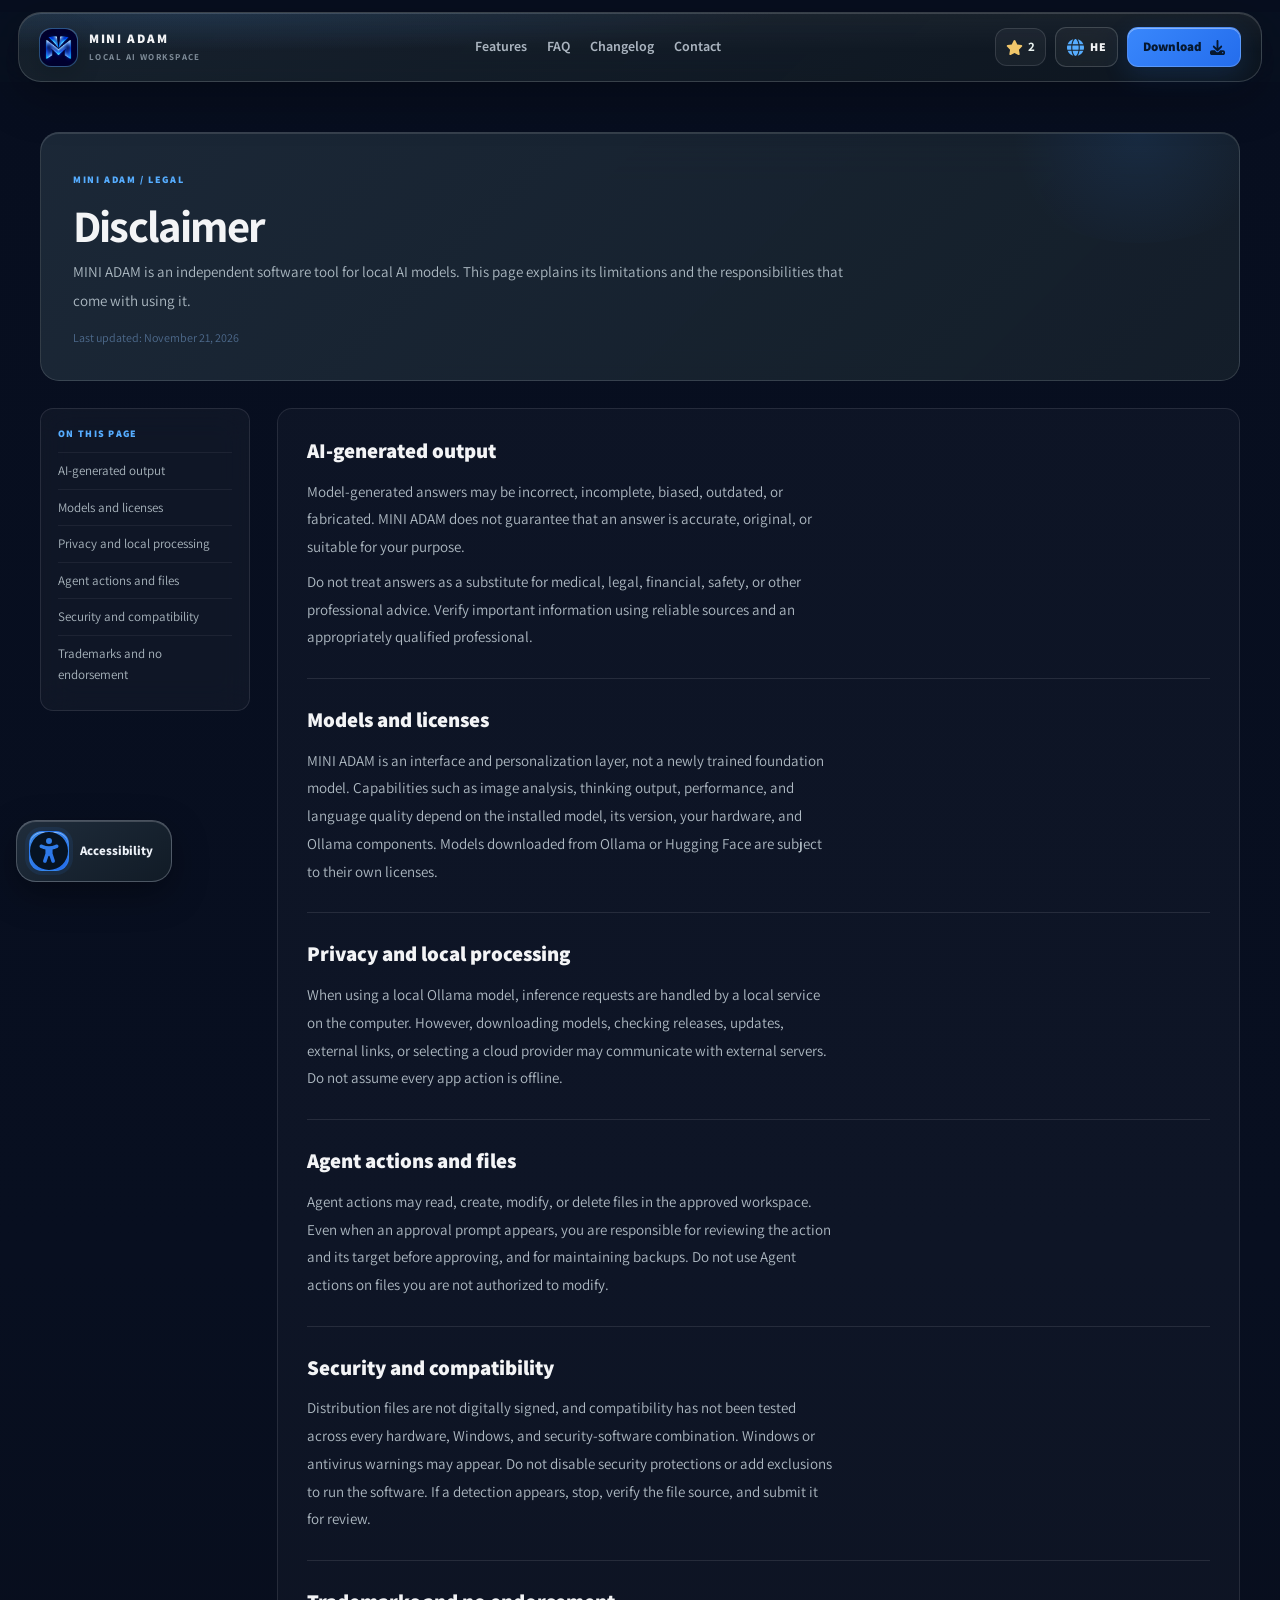
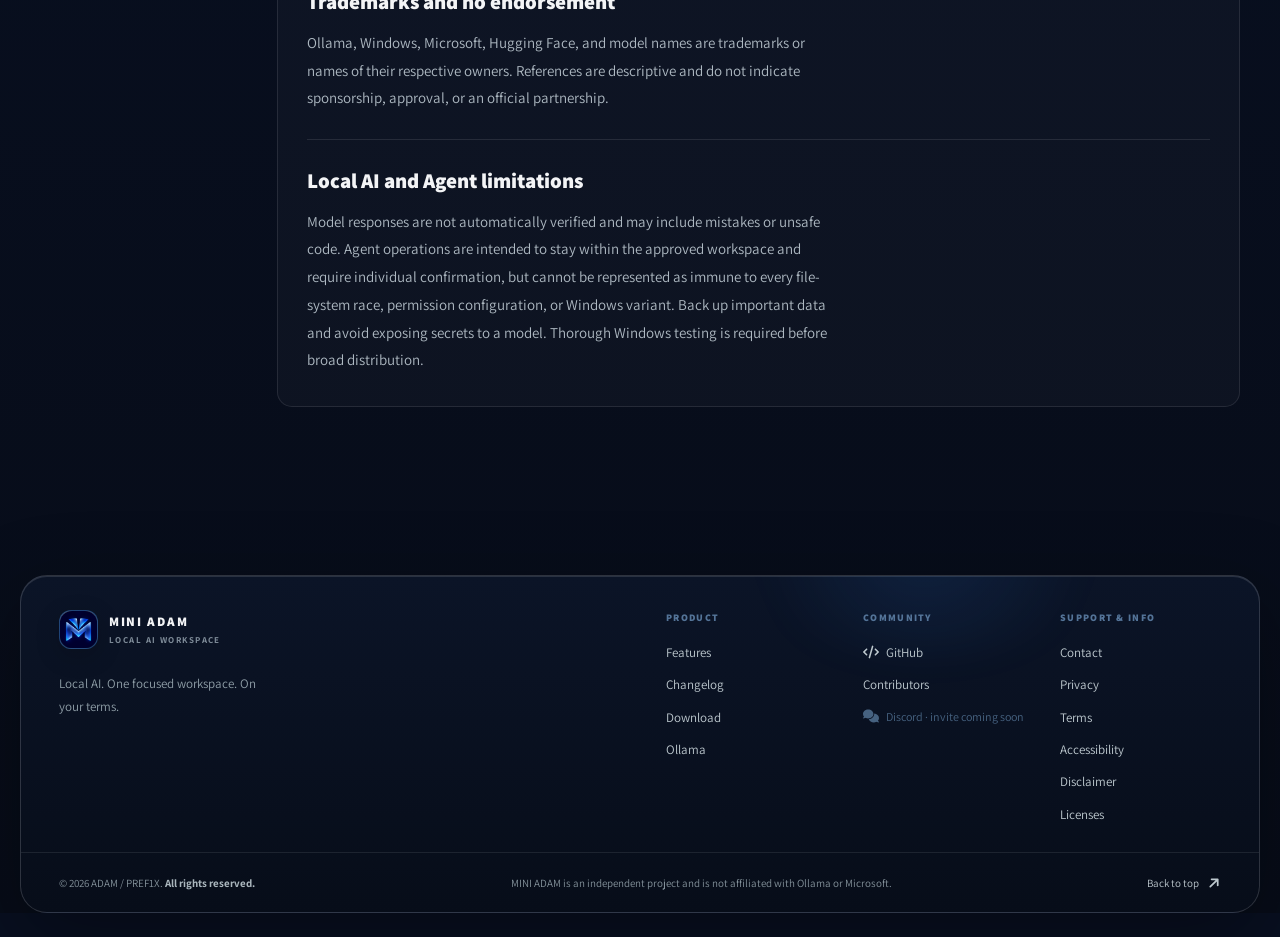
<file: docs/disclaimer.html>
<!doctype html>
<html lang="en" dir="ltr"><head><meta charset="utf-8"><meta name="viewport" content="width=device-width,initial-scale=1"><meta name="theme-color" content="#121820"><meta name="robots" content="index,follow"><title data-he="הסתייגות והבהרות | MINI ADAM" data-en="Disclaimer | MINI ADAM">Disclaimer | MINI ADAM</title><link rel="preconnect" href="https://fonts.googleapis.com"><link rel="preconnect" href="https://fonts.gstatic.com" crossorigin><link href="https://fonts.googleapis.com/css2?family=Assistant:wght@400..800&display=swap" rel="stylesheet"><link rel="icon" type="image/x-icon" href="./favicon.ico"><link rel="stylesheet" href="./styles.css?v=3.7.0-rc1"><script defer src="./site.js?v=3.7.0-rc1"></script></head><body>
<a class="skip-link" href="#main" data-he="דלג לתוכן" data-en="Skip to content">דלג לתוכן</a>
<header class="site-header"><div class="container nav-shell">
<a class="brand" href="./index.html#top" aria-label="MINI ADAM"><span class="brand-mark"><img src="./brand.png" alt=""></span><span class="brand-copy"><b>MINI ADAM</b><small>LOCAL AI WORKSPACE</small></span></a>
<nav class="main-nav" id="siteNav" aria-label="Main navigation">
<a href="./index.html#features" data-he="יכולות" data-en="Features">Features</a><a href="./index.html#faq" data-he="שאלות" data-en="FAQ">FAQ</a><a href="./changelog.html" data-he="יומן שינויים" data-en="Changelog">Changelog</a><a href="./contact.html" data-he="יצירת קשר" data-en="Contact">Contact</a>
</nav><div class="nav-actions">
<a class="nav-star" id="githubStarLink" href="https://github.com/pref1x-1/MiniAdam-AI" target="_blank" rel="noopener noreferrer" aria-label="MINI ADAM on GitHub"><svg class="icon" viewBox="0 0 576 512" fill="currentColor" aria-hidden="true" focusable="false"><path d="M316.9 18C311.6 7 300.4 0 288.1 0s-23.4 7-28.8 18L195 150.3 51.4 171.5c-12 1.8-22 10.2-25.7 21.7s-.7 24.2 7.9 32.7L137.8 329 113.2 474.7c-2 12 3 24.2 12.9 31.3s23 8 33.8 2.3l128.3-68.5 128.3 68.5c10.8 5.7 23.9 4.9 33.8-2.3s14.9-19.3 12.9-31.3L438.5 329 542.7 225.9c8.6-8.5 11.7-21.2 7.9-32.7s-13.7-19.9-25.7-21.7L381.2 150.3 316.9 18z"/></svg><b data-github-stars>2</b></a>
<button class="language-button" id="lang" type="button" aria-label="Switch to Hebrew"><svg class="icon" viewBox="0 0 512 512" fill="currentColor" aria-hidden="true" focusable="false"><path d="M352 256c0 22.2-1.2 43.6-3.3 64l-185.3 0c-2.2-20.4-3.3-41.8-3.3-64s1.2-43.6 3.3-64l185.3 0c2.2 20.4 3.3 41.8 3.3 64zm28.8-64l123.1 0c5.3 20.5 8.1 41.9 8.1 64s-2.8 43.5-8.1 64l-123.1 0c2.1-20.6 3.2-42 3.2-64s-1.1-43.4-3.2-64zm112.6-32l-116.7 0c-10-63.9-29.8-117.4-55.3-151.6c78.3 20.7 142 77.5 171.9 151.6zm-149.1 0l-176.6 0c6.1-36.4 15.5-68.6 27-94.7c10.5-23.6 22.2-40.7 33.5-51.5C239.4 3.2 248.7 0 256 0s16.6 3.2 27.8 13.8c11.3 10.8 23 27.9 33.5 51.5c11.6 26 20.9 58.2 27 94.7zm-209 0L18.6 160C48.6 85.9 112.2 29.1 190.6 8.4C165.1 42.6 145.3 96.1 135.3 160zM8.1 192l123.1 0c-2.1 20.6-3.2 42-3.2 64s1.1 43.4 3.2 64L8.1 320C2.8 299.5 0 278.1 0 256s2.8-43.5 8.1-64zM194.7 446.6c-11.6-26-20.9-58.2-27-94.6l176.6 0c-6.1 36.4-15.5 68.6-27 94.6c-10.5 23.6-22.2 40.7-33.5 51.5C272.6 508.8 263.3 512 256 512s-16.6-3.2-27.8-13.8c-11.3-10.8-23-27.9-33.5-51.5zM135.3 352c10 63.9 29.8 117.4 55.3 151.6C112.2 482.9 48.6 426.1 18.6 352l116.7 0zm358.1 0c-30 74.1-93.6 130.9-171.9 151.6c25.5-34.2 45.2-87.7 55.3-151.6l116.7 0z"/></svg><span class="language-code">HE</span></button>
<a class="nav-download" href="./index.html#download"><span data-he="הורדה" data-en="Download">Download</span><svg class="icon" viewBox="0 0 512 512" fill="currentColor" aria-hidden="true" focusable="false"><path d="M288 32c0-17.7-14.3-32-32-32s-32 14.3-32 32l0 242.7-73.4-73.4c-12.5-12.5-32.8-12.5-45.3 0s-12.5 32.8 0 45.3l128 128c12.5 12.5 32.8 12.5 45.3 0l128-128c12.5-12.5 12.5-32.8 0-45.3s-32.8-12.5-45.3 0L288 274.7 288 32zM64 352c-35.3 0-64 28.7-64 64l0 32c0 35.3 28.7 64 64 64l384 0c35.3 0 64-28.7 64-64l0-32c0-35.3-28.7-64-64-64l-101.5 0-45.3 45.3c-25 25-65.5 25-90.5 0L165.5 352 64 352zm368 56a24 24 0 1 1 0 48 24 24 0 1 1 0-48z"/></svg></a>
<button class="menu-button" id="menuToggle" type="button" aria-label="Open navigation" aria-expanded="false" aria-controls="siteNav"><svg class="icon" viewBox="0 0 448 512" fill="currentColor" aria-hidden="true" focusable="false"><path d="M0 96C0 78.3 14.3 64 32 64l384 0c17.7 0 32 14.3 32 32s-14.3 32-32 32L32 128C14.3 128 0 113.7 0 96zM0 256c0-17.7 14.3-32 32-32l384 0c17.7 0 32 14.3 32 32s-14.3 32-32 32L32 288c-17.7 0-32-14.3-32-32zM448 416c0 17.7-14.3 32-32 32L32 448c-17.7 0-32-14.3-32-32s14.3-32 32-32l384 0c17.7 0 32 14.3 32 32z"/></svg></button>
</div></div></header>
<main id="main" class="legal-main container">
<div class="legal-hero"><small>MINI ADAM / LEGAL</small><h1 data-he="הסתייגות והבהרות" data-en="Disclaimer">הסתייגות והבהרות</h1><p data-he="MINI ADAM הוא כלי תוכנה עצמאי לשימוש עם מודלי AI מקומיים. העמוד הזה מסביר את המגבלות והאחריות בשימוש בו." data-en="MINI ADAM is an independent software tool for local AI models. This page explains its limitations and the responsibilities that come with using it.">MINI ADAM הוא כלי תוכנה עצמאי לשימוש עם מודלי AI מקומיים. העמוד הזה מסביר את המגבלות והאחריות בשימוש בו.</p><div class="legal-meta" data-he="עודכן לאחרונה: 21 בנובמבר 2026" data-en="Last updated: November 21, 2026">עודכן לאחרונה: 21 בנובמבר 2026</div></div>
<div class="legal-layout"><nav class="legal-toc" aria-label="Table of contents"><small data-he="בעמוד הזה" data-en="ON THIS PAGE">בעמוד הזה</small><a href="#section-1" data-he="תוצרי בינה מלאכותית" data-en="AI-generated output">תוצרי בינה מלאכותית</a><a href="#section-2" data-he="מודלים ורישיונות" data-en="Models and licenses">מודלים ורישיונות</a><a href="#section-3" data-he="פרטיות ועיבוד מקומי" data-en="Privacy and local processing">פרטיות ועיבוד מקומי</a><a href="#section-4" data-he="פעולות Agent וקבצים" data-en="Agent actions and files">פעולות Agent וקבצים</a><a href="#section-5" data-he="אבטחה ותאימות" data-en="Security and compatibility">אבטחה ותאימות</a><a href="#section-6" data-he="סימני מסחר והיעדר חסות" data-en="Trademarks and no endorsement">סימני מסחר והיעדר חסות</a></nav><article class="legal-content"><section id="section-1"><h2 data-he="תוצרי בינה מלאכותית" data-en="AI-generated output">תוצרי בינה מלאכותית</h2><p data-he="תשובות שמודלים מייצרים עלולות להיות שגויות, חלקיות, מוטות, לא מעודכנות או מומצאות. MINI ADAM אינו מבטיח נכונות, מקוריות או התאמה של תשובה למטרה שלך." data-en="Model-generated answers may be incorrect, incomplete, biased, outdated, or fabricated. MINI ADAM does not guarantee that an answer is accurate, original, or suitable for your purpose.">תשובות שמודלים מייצרים עלולות להיות שגויות, חלקיות, מוטות, לא מעודכנות או מומצאות. MINI ADAM אינו מבטיח נכונות, מקוריות או התאמה של תשובה למטרה שלך.</p><p data-he="אין לראות בתשובות תחליף לייעוץ רפואי, משפטי, פיננסי, בטיחותי או מקצועי אחר. בדוק מידע חשוב מול מקורות מוסמכים ואיש מקצוע מתאים." data-en="Do not treat answers as a substitute for medical, legal, financial, safety, or other professional advice. Verify important information using reliable sources and an appropriately qualified professional.">אין לראות בתשובות תחליף לייעוץ רפואי, משפטי, פיננסי, בטיחותי או מקצועי אחר. בדוק מידע חשוב מול מקורות מוסמכים ואיש מקצוע מתאים.</p></section><section id="section-2"><h2 data-he="מודלים ורישיונות" data-en="Models and licenses">מודלים ורישיונות</h2><p data-he="MINI ADAM הוא ממשק ושכבת התאמה אישית, לא מודל בסיס חדש שעבר בהכרח אימון נוסף. יכולות כמו ניתוח תמונות, הצגת חשיבה, ביצועים ואיכות שפה תלויות במודל שהתקנת, בגרסה שלו, בחומרה וברכיבי Ollama. מודלים שהורדו מ־Ollama או Hugging Face כפופים לרישיונות שלהם." data-en="MINI ADAM is an interface and personalization layer, not a newly trained foundation model. Capabilities such as image analysis, thinking output, performance, and language quality depend on the installed model, its version, your hardware, and Ollama components. Models downloaded from Ollama or Hugging Face are subject to their own licenses.">MINI ADAM הוא ממשק ושכבת התאמה אישית, לא מודל בסיס חדש שעבר בהכרח אימון נוסף. יכולות כמו ניתוח תמונות, הצגת חשיבה, ביצועים ואיכות שפה תלויות במודל שהתקנת, בגרסה שלו, בחומרה וברכיבי Ollama. מודלים שהורדו מ־Ollama או Hugging Face כפופים לרישיונות שלהם.</p></section><section id="section-3"><h2 data-he="פרטיות ועיבוד מקומי" data-en="Privacy and local processing">פרטיות ועיבוד מקומי</h2><p data-he="כאשר נעשה שימוש במודל Ollama מקומי, בקשות ההסקה מטופלות על ידי שירות מקומי במחשב. עם זאת, הורדת מודלים, בדיקת גרסאות, עדכונים, קישורים חיצוניים או בחירה בספק ענן עשויים ליצור תקשורת עם שרתים חיצוניים. אין להניח שכל פעולה באפליקציה היא Offline." data-en="When using a local Ollama model, inference requests are handled by a local service on the computer. However, downloading models, checking releases, updates, external links, or selecting a cloud provider may communicate with external servers. Do not assume every app action is offline.">כאשר נעשה שימוש במודל Ollama מקומי, בקשות ההסקה מטופלות על ידי שירות מקומי במחשב. עם זאת, הורדת מודלים, בדיקת גרסאות, עדכונים, קישורים חיצוניים או בחירה בספק ענן עשויים ליצור תקשורת עם שרתים חיצוניים. אין להניח שכל פעולה באפליקציה היא Offline.</p></section><section id="section-4"><h2 data-he="פעולות Agent וקבצים" data-en="Agent actions and files">פעולות Agent וקבצים</h2><p data-he="פעולות Agent עשויות לקרוא, ליצור, לשנות או למחוק קבצים באזור העבודה המאושר. גם כאשר מוצגת בקשת אישור, המשתמש אחראי לבדוק את הפעולה והיעד שלה לפני האישור ולשמור גיבויים. אין להשתמש בפעולות Agent עם קבצים שאין לך הרשאה לשנות." data-en="Agent actions may read, create, modify, or delete files in the approved workspace. Even when an approval prompt appears, you are responsible for reviewing the action and its target before approving, and for maintaining backups. Do not use Agent actions on files you are not authorized to modify.">פעולות Agent עשויות לקרוא, ליצור, לשנות או למחוק קבצים באזור העבודה המאושר. גם כאשר מוצגת בקשת אישור, המשתמש אחראי לבדוק את הפעולה והיעד שלה לפני האישור ולשמור גיבויים. אין להשתמש בפעולות Agent עם קבצים שאין לך הרשאה לשנות.</p></section><section id="section-5"><h2 data-he="אבטחה ותאימות" data-en="Security and compatibility">אבטחה ותאימות</h2><p data-he="קובצי ההפצה אינם חתומים דיגיטלית, ותאימותם לא נבדקה בכל שילוב של חומרה, גרסת Windows ומנוע אבטחה. ייתכן שיופיעו אזהרות של Windows או אנטי־וירוס. אין לכבות הגנות אבטחה או להוסיף חריגות כדי להפעיל את התוכנה. במקרה של זיהוי, עצור, אמת את מקור הקובץ ופנה לבדיקה." data-en="Distribution files are not digitally signed, and compatibility has not been tested across every hardware, Windows, and security-software combination. Windows or antivirus warnings may appear. Do not disable security protections or add exclusions to run the software. If a detection appears, stop, verify the file source, and submit it for review.">קובצי ההפצה אינם חתומים דיגיטלית, ותאימותם לא נבדקה בכל שילוב של חומרה, גרסת Windows ומנוע אבטחה. ייתכן שיופיעו אזהרות של Windows או אנטי־וירוס. אין לכבות הגנות אבטחה או להוסיף חריגות כדי להפעיל את התוכנה. במקרה של זיהוי, עצור, אמת את מקור הקובץ ופנה לבדיקה.</p></section><section id="section-6"><h2 data-he="סימני מסחר והיעדר חסות" data-en="Trademarks and no endorsement">סימני מסחר והיעדר חסות</h2><p data-he="Ollama, Windows, Microsoft, Hugging Face ושמות המודלים הם סימני מסחר או שמות של בעליהם. אזכורם נועד לתיאור תאימות או קישורים בלבד ואינו מצביע על חסות, אישור או שותפות רשמית." data-en="Ollama, Windows, Microsoft, Hugging Face, and model names are trademarks or names of their respective owners. References are descriptive and do not indicate sponsorship, approval, or an official partnership.">Ollama, Windows, Microsoft, Hugging Face ושמות המודלים הם סימני מסחר או שמות של בעליהם. אזכורם נועד לתיאור תאימות או קישורים בלבד ואינו מצביע על חסות, אישור או שותפות רשמית.</p></section><section id="ai-local-limits"><h2 data-he="גבולות ה־Agent והמודל המקומי" data-en="Local AI and Agent limitations">Local AI and Agent limitations</h2><p data-he="תשובות המודל אינן מאומתות אוטומטית ועלולות לכלול טעויות או קוד לא בטוח. פעולות Agent מוגבלות לתיקיית העבודה המוגדרת ודורשות אישור פרטני, אך אין להניח שהן חסינות לכל סוגי המרוצים, הרשאות הקבצים או תצורות Windows. גבה קבצים חיוניים ואל תיתן למודל גישה לסודות. בדיקות Windows מקיפות נדרשות לפני הפצה רחבה." data-en="Model responses are not automatically verified and may include mistakes or unsafe code. Agent operations are intended to stay within the approved workspace and require individual confirmation, but cannot be represented as immune to every file-system race, permission configuration, or Windows variant. Back up important data and avoid exposing secrets to a model. Thorough Windows testing is required before broad distribution.">Important limitations</p></section></article></div>
</main>
<footer class="site-footer"><div class="container footer-main">
<div class="footer-brand"><a class="brand" href="./index.html#top"><span class="brand-mark"><img src="./brand.png" alt=""></span><span class="brand-copy"><b>MINI ADAM</b><small>LOCAL AI WORKSPACE</small></span></a><p class="footer-tagline" data-he="AI מקומי. סביבת עבודה אחת. בשליטה שלך." data-en="Local AI. One focused workspace. On your terms.">Local AI. One focused workspace. On your terms.</p></div>
<div class="footer-links">
<div><small data-he="המוצר" data-en="PRODUCT">PRODUCT</small><a href="./index.html#features" data-he="יכולות" data-en="Features">Features</a><a href="./changelog.html" data-he="יומן שינויים" data-en="Changelog">Changelog</a><a href="./index.html#download" data-he="הורדה" data-en="Download">Download</a><a href="https://ollama.com/download" target="_blank" rel="noopener noreferrer">Ollama</a></div>
<div><small data-he="קהילה" data-en="COMMUNITY">COMMUNITY</small><a href="https://github.com/pref1x-1/MiniAdam-AI" target="_blank" rel="noopener noreferrer"><svg class="icon" viewBox="0 0 640 512" fill="currentColor" aria-hidden="true" focusable="false"><path d="M392.8 1.2c-17-4.9-34.7 5-39.6 22l-128 448c-4.9 17 5 34.7 22 39.6s34.7-5 39.6-22l128-448c4.9-17-5-34.7-22-39.6zm80.6 120.1c-12.5 12.5-12.5 32.8 0 45.3L562.7 256l-89.4 89.4c-12.5 12.5-12.5 32.8 0 45.3s32.8 12.5 45.3 0l112-112c12.5-12.5 12.5-32.8 0-45.3l-112-112c-12.5-12.5-32.8-12.5-45.3 0zm-306.7 0c-12.5-12.5-32.8-12.5-45.3 0l-112 112c-12.5 12.5-12.5 32.8 0 45.3l112 112c12.5 12.5 32.8 12.5 45.3 0s12.5-32.8 0-45.3L77.3 256l89.4-89.4c12.5-12.5 12.5-32.8 0-45.3z"/></svg> GitHub</a><a href="https://github.com/pref1x-1/MiniAdam-AI/graphs/contributors" target="_blank" rel="noopener noreferrer" data-he="תורמים לפרויקט" data-en="Contributors">Contributors</a><span class="footer-link is-disabled" aria-disabled="true"><svg class="icon" viewBox="0 0 640 512" fill="currentColor" aria-hidden="true" focusable="false"><path d="M208 352c114.9 0 208-78.8 208-176S322.9 0 208 0S0 78.8 0 176c0 38.6 14.7 74.3 39.6 103.4c-3.5 9.4-8.7 17.7-14.2 24.7c-4.8 6.2-9.7 11-13.3 14.3c-1.8 1.6-3.3 2.9-4.3 3.7c-.5 .4-.9 .7-1.1 .8l-.2 .2s0 0 0 0s0 0 0 0C1 327.2-1.4 334.4 .8 340.9S9.1 352 16 352c21.8 0 43.8-5.6 62.1-12.5c9.2-3.5 17.8-7.4 25.2-11.4C134.1 343.3 169.8 352 208 352zM448 176c0 112.3-99.1 196.9-216.5 207C255.8 457.4 336.4 512 432 512c38.2 0 73.9-8.7 104.7-23.9c7.5 4 16 7.9 25.2 11.4c18.3 6.9 40.3 12.5 62.1 12.5c6.9 0 13.1-4.5 15.2-11.1c2.1-6.6-.2-13.8-5.8-17.9c0 0 0 0 0 0s0 0 0 0l-.2-.2c-.2-.2-.6-.4-1.1-.8c-1-.8-2.5-2-4.3-3.7c-3.6-3.3-8.5-8.1-13.3-14.3c-5.5-7-10.7-15.4-14.2-24.7c24.9-29 39.6-64.7 39.6-103.4c0-92.8-84.9-168.9-192.6-175.5c.4 5.1 .6 10.3 .6 15.5z"/></svg><span data-he="Discord · ההזמנה תתווסף בקרוב" data-en="Discord · invite coming soon">Discord · invite coming soon</span></span></div>
<div><small data-he="תמיכה ומידע" data-en="SUPPORT & INFO">SUPPORT & INFO</small><a href="./contact.html" data-he="יצירת קשר" data-en="Contact">Contact</a><a href="./privacy.html" data-he="פרטיות" data-en="Privacy">Privacy</a><a href="./terms.html" data-he="תנאים" data-en="Terms">Terms</a><a href="./accessibility.html" data-he="נגישות" data-en="Accessibility">Accessibility</a><a href="./disclaimer.html" data-he="הסתייגות" data-en="Disclaimer">Disclaimer</a><a href="./third-party.html" data-he="רישיונות" data-en="Licenses">Licenses</a></div>
</div></div>
<div class="container footer-bottom"><span>© 2026 ADAM / PREF1X. <b data-he="כל הזכויות שמורות." data-en="All rights reserved.">All rights reserved.</b></span><span data-he="MINI ADAM הוא פרויקט עצמאי ואינו קשור ל־Ollama או ל־Microsoft." data-en="MINI ADAM is an independent project and is not affiliated with Ollama or Microsoft.">MINI ADAM is an independent project and is not affiliated with Ollama or Microsoft.</span><a href="./index.html#top" class="back-top"><span data-he="חזרה למעלה" data-en="Back to top">Back to top</span><svg class="icon" viewBox="0 0 448 512" fill="currentColor" aria-hidden="true" focusable="false"><path d="M438.6 278.6c12.5-12.5 12.5-32.8 0-45.3l-160-160c-12.5-12.5-32.8-12.5-45.3 0s-12.5 32.8 0 45.3L338.8 224 32 224c-17.7 0-32 14.3-32 32s14.3 32 32 32l306.7 0L233.4 393.4c-12.5 12.5-12.5 32.8 0 45.3s32.8 12.5 45.3 0l160-160z"/></svg></a></div></footer>
<div class="a11y-root">
<button class="a11y-trigger" id="a11yTrigger" type="button" aria-haspopup="dialog" aria-expanded="false" aria-controls="a11yPanel" aria-label="פתח תפריט נגישות">
  <svg class="icon" viewBox="0 0 512 512" fill="currentColor" aria-hidden="true" focusable="false"><path d="M0 256a256 256 0 1 1 512 0A256 256 0 1 1 0 256zm161.5-86.1c-12.2-5.2-26.3 .4-31.5 12.6s.4 26.3 12.6 31.5l11.9 5.1c17.3 7.4 35.2 12.9 53.6 16.3l0 50.1c0 4.3-.7 8.6-2.1 12.6l-28.7 86.1c-4.2 12.6 2.6 26.2 15.2 30.4s26.2-2.6 30.4-15.2l24.4-73.2c1.3-3.8 4.8-6.4 8.8-6.4s7.6 2.6 8.8 6.4l24.4 73.2c4.2 12.6 17.8 19.4 30.4 15.2s19.4-17.8 15.2-30.4l-28.7-86.1c-1.4-4.1-2.1-8.3-2.1-12.6l0-50.1c18.4-3.5 36.3-8.9 53.6-16.3l11.9-5.1c12.2-5.2 17.8-19.3 12.6-31.5s-19.3-17.8-31.5-12.6L338.7 175c-26.1 11.2-54.2 17-82.7 17s-56.5-5.8-82.7-17l-11.9-5.1zM256 160a40 40 0 1 0 0-80 40 40 0 1 0 0 80z"/></svg><span class="a11y-trigger-label" dir="auto" data-he="נגישות" data-en="Accessibility">נגישות</span>
</button>
<section class="a11y-panel" id="a11yPanel" role="dialog" aria-modal="true" aria-labelledby="a11yTitle" hidden>
  <header class="a11y-panel-head"><div><small data-he="התאמה אישית" data-en="PERSONALIZE">התאמה אישית</small><h2 id="a11yTitle" data-he="אפשרויות נגישות" data-en="Accessibility options">אפשרויות נגישות</h2></div><button class="a11y-close" id="a11yClose" type="button" aria-label="סגירת תפריט נגישות"><svg class="icon" viewBox="0 0 384 512" fill="currentColor" aria-hidden="true" focusable="false"><path d="M342.6 150.6c12.5-12.5 12.5-32.8 0-45.3s-32.8-12.5-45.3 0L192 210.7 86.6 105.4c-12.5-12.5-32.8-12.5-45.3 0s-12.5 32.8 0 45.3L146.7 256 41.4 361.4c-12.5 12.5-12.5 32.8 0 45.3s32.8 12.5 45.3 0L192 301.3 297.4 406.6c12.5 12.5 32.8 12.5 45.3 0s12.5-32.8 0-45.3L237.3 256 342.6 150.6z"/></svg></button></header>
  <div class="a11y-size-row"><span data-he="גודל טקסט" data-en="Text size">גודל טקסט</span><div><button type="button" data-a11y-action="decrease" aria-label="הקטנת טקסט"><svg class="icon" viewBox="0 0 448 512" fill="currentColor" aria-hidden="true" focusable="false"><path d="M432 256c0 17.7-14.3 32-32 32L48 288c-17.7 0-32-14.3-32-32s14.3-32 32-32l352 0c17.7 0 32 14.3 32 32z"/></svg></button><output id="a11yScale">100%</output><button type="button" data-a11y-action="increase" aria-label="הגדלת טקסט"><svg class="icon" viewBox="0 0 448 512" fill="currentColor" aria-hidden="true" focusable="false"><path d="M256 80c0-17.7-14.3-32-32-32s-32 14.3-32 32l0 144L48 224c-17.7 0-32 14.3-32 32s14.3 32 32 32l144 0 0 144c0 17.7 14.3 32 32 32s32-14.3 32-32l0-144 144 0c17.7 0 32-14.3 32-32s-14.3-32-32-32l-144 0 0-144z"/></svg></button></div></div>
  <div class="a11y-options">
    <button type="button" data-a11y-toggle="contrast" aria-pressed="false"><svg class="icon" viewBox="0 0 512 512" fill="currentColor" aria-hidden="true" focusable="false"><path d="M448 256c0-106-86-192-192-192l0 384c106 0 192-86 192-192zM0 256a256 256 0 1 1 512 0A256 256 0 1 1 0 256z"/></svg><span data-he="ניגודיות גבוהה" data-en="High contrast">ניגודיות גבוהה</span><i></i></button>
    <button type="button" data-a11y-toggle="links" aria-pressed="false"><svg class="icon" viewBox="0 0 448 512" fill="currentColor" aria-hidden="true" focusable="false"><path d="M16 64c0-17.7 14.3-32 32-32l96 0c17.7 0 32 14.3 32 32s-14.3 32-32 32l-16 0 0 128c0 53 43 96 96 96s96-43 96-96l0-128-16 0c-17.7 0-32-14.3-32-32s14.3-32 32-32l96 0c17.7 0 32 14.3 32 32s-14.3 32-32 32l-16 0 0 128c0 88.4-71.6 160-160 160s-160-71.6-160-160L64 96 48 96C30.3 96 16 81.7 16 64zM0 448c0-17.7 14.3-32 32-32l384 0c17.7 0 32 14.3 32 32s-14.3 32-32 32L32 480c-17.7 0-32-14.3-32-32z"/></svg><span data-he="הדגשת קישורים" data-en="Highlight links">הדגשת קישורים</span><i></i></button>
    <button type="button" data-a11y-toggle="readable" aria-pressed="false"><svg class="icon" viewBox="0 0 448 512" fill="currentColor" aria-hidden="true" focusable="false"><path d="M254 52.8C249.3 40.3 237.3 32 224 32s-25.3 8.3-30 20.8L57.8 416 32 416c-17.7 0-32 14.3-32 32s14.3 32 32 32l96 0c17.7 0 32-14.3 32-32s-14.3-32-32-32l-1.8 0 18-48 159.6 0 18 48-1.8 0c-17.7 0-32 14.3-32 32s14.3 32 32 32l96 0c17.7 0 32-14.3 32-32s-14.3-32-32-32l-25.8 0L254 52.8zM279.8 304l-111.6 0L224 155.1 279.8 304z"/></svg><span data-he="גופן קריא" data-en="Readable font">גופן קריא</span><i></i></button>
    <button type="button" data-a11y-toggle="grayscale" aria-pressed="false"><svg class="icon" viewBox="0 0 576 512" fill="currentColor" aria-hidden="true" focusable="false"><path d="M288 32c-80.8 0-145.5 36.8-192.6 80.6C48.6 156 17.3 208 2.5 243.7c-3.3 7.9-3.3 16.7 0 24.6C17.3 304 48.6 356 95.4 399.4C142.5 443.2 207.2 480 288 480s145.5-36.8 192.6-80.6c46.8-43.5 78.1-95.4 93-131.1c3.3-7.9 3.3-16.7 0-24.6c-14.9-35.7-46.2-87.7-93-131.1C433.5 68.8 368.8 32 288 32zM144 256a144 144 0 1 1 288 0 144 144 0 1 1 -288 0zm144-64c0 35.3-28.7 64-64 64c-7.1 0-13.9-1.2-20.3-3.3c-5.5-1.8-11.9 1.6-11.7 7.4c.3 6.9 1.3 13.8 3.2 20.7c13.7 51.2 66.4 81.6 117.6 67.9s81.6-66.4 67.9-117.6c-11.1-41.5-47.8-69.4-88.6-71.1c-5.8-.2-9.2 6.1-7.4 11.7c2.1 6.4 3.3 13.2 3.3 20.3z"/></svg><span data-he="גווני אפור" data-en="Grayscale">גווני אפור</span><i></i></button>
    <button type="button" data-a11y-toggle="spacing" aria-pressed="false"><svg class="icon" viewBox="0 0 448 512" fill="currentColor" aria-hidden="true" focusable="false"><path d="M254 52.8C249.3 40.3 237.3 32 224 32s-25.3 8.3-30 20.8L57.8 416 32 416c-17.7 0-32 14.3-32 32s14.3 32 32 32l96 0c17.7 0 32-14.3 32-32s-14.3-32-32-32l-1.8 0 18-48 159.6 0 18 48-1.8 0c-17.7 0-32 14.3-32 32s14.3 32 32 32l96 0c17.7 0 32-14.3 32-32s-14.3-32-32-32l-25.8 0L254 52.8zM279.8 304l-111.6 0L224 155.1 279.8 304z"/></svg><span data-he="ריווח טקסט" data-en="Text spacing">ריווח טקסט</span><i></i></button>
    <button type="button" data-a11y-toggle="motion" aria-pressed="false"><svg class="icon" viewBox="0 0 320 512" fill="currentColor" aria-hidden="true" focusable="false"><path d="M160 48a48 48 0 1 1 96 0 48 48 0 1 1 -96 0zM126.5 199.3c-1 .4-1.9 .8-2.9 1.2l-8 3.5c-16.4 7.3-29 21.2-34.7 38.2l-2.6 7.8c-5.6 16.8-23.7 25.8-40.5 20.2s-25.8-23.7-20.2-40.5l2.6-7.8c11.4-34.1 36.6-61.9 69.4-76.5l8-3.5c20.8-9.2 43.3-14 66.1-14c44.6 0 84.8 26.8 101.9 67.9L281 232.7l21.4 10.7c15.8 7.9 22.2 27.1 14.3 42.9s-27.1 22.2-42.9 14.3L247 287.3c-10.3-5.2-18.4-13.8-22.8-24.5l-9.6-23-19.3 65.5 49.5 54c5.4 5.9 9.2 13 11.2 20.8l23 92.1c4.3 17.1-6.1 34.5-23.3 38.8s-34.5-6.1-38.8-23.3l-22-88.1-70.7-77.1c-14.8-16.1-20.3-38.6-14.7-59.7l16.9-63.5zM68.7 398l25-62.4c2.1 3 4.5 5.8 7 8.6l40.7 44.4-14.5 36.2c-2.4 6-6 11.5-10.6 16.1L54.6 502.6c-12.5 12.5-32.8 12.5-45.3 0s-12.5-32.8 0-45.3L68.7 398z"/></svg><span data-he="הפחתת תנועה" data-en="Reduce motion">הפחתת תנועה</span><i></i></button>
    <button type="button" data-a11y-action="reset"><svg class="icon" viewBox="0 0 512 512" fill="currentColor" aria-hidden="true" focusable="false"><path d="M105.1 202.6c7.7-21.8 20.2-42.3 37.8-59.8c62.5-62.5 163.8-62.5 226.3 0L386.3 160 352 160c-17.7 0-32 14.3-32 32s14.3 32 32 32l111.5 0c0 0 0 0 0 0l.4 0c17.7 0 32-14.3 32-32l0-112c0-17.7-14.3-32-32-32s-32 14.3-32 32l0 35.2L414.4 97.6c-87.5-87.5-229.3-87.5-316.8 0C73.2 122 55.6 150.7 44.8 181.4c-5.9 16.7 2.9 34.9 19.5 40.8s34.9-2.9 40.8-19.5zM39 289.3c-5 1.5-9.8 4.2-13.7 8.2c-4 4-6.7 8.8-8.1 14c-.3 1.2-.6 2.5-.8 3.8c-.3 1.7-.4 3.4-.4 5.1L16 432c0 17.7 14.3 32 32 32s32-14.3 32-32l0-35.1 17.6 17.5c0 0 0 0 0 0c87.5 87.4 229.3 87.4 316.7 0c24.4-24.4 42.1-53.1 52.9-83.8c5.9-16.7-2.9-34.9-19.5-40.8s-34.9 2.9-40.8 19.5c-7.7 21.8-20.2 42.3-37.8 59.8c-62.5 62.5-163.8 62.5-226.3 0l-.1-.1L125.6 352l34.4 0c17.7 0 32-14.3 32-32s-14.3-32-32-32L48.4 288c-1.6 0-3.2 .1-4.8 .3s-3.1 .5-4.6 1z"/></svg><span data-he="איפוס הגדרות" data-en="Reset settings">איפוס הגדרות</span></button>
  </div>
  <p class="a11y-feedback" id="a11yFeedback" aria-live="polite" data-he="ההעדפות נשמרות בדפדפן במכשיר שלך." data-en="Preferences are saved in this browser on your device.">ההעדפות נשמרות בדפדפן במכשיר שלך.</p>
</section>
</div>
</body></html>
</file>
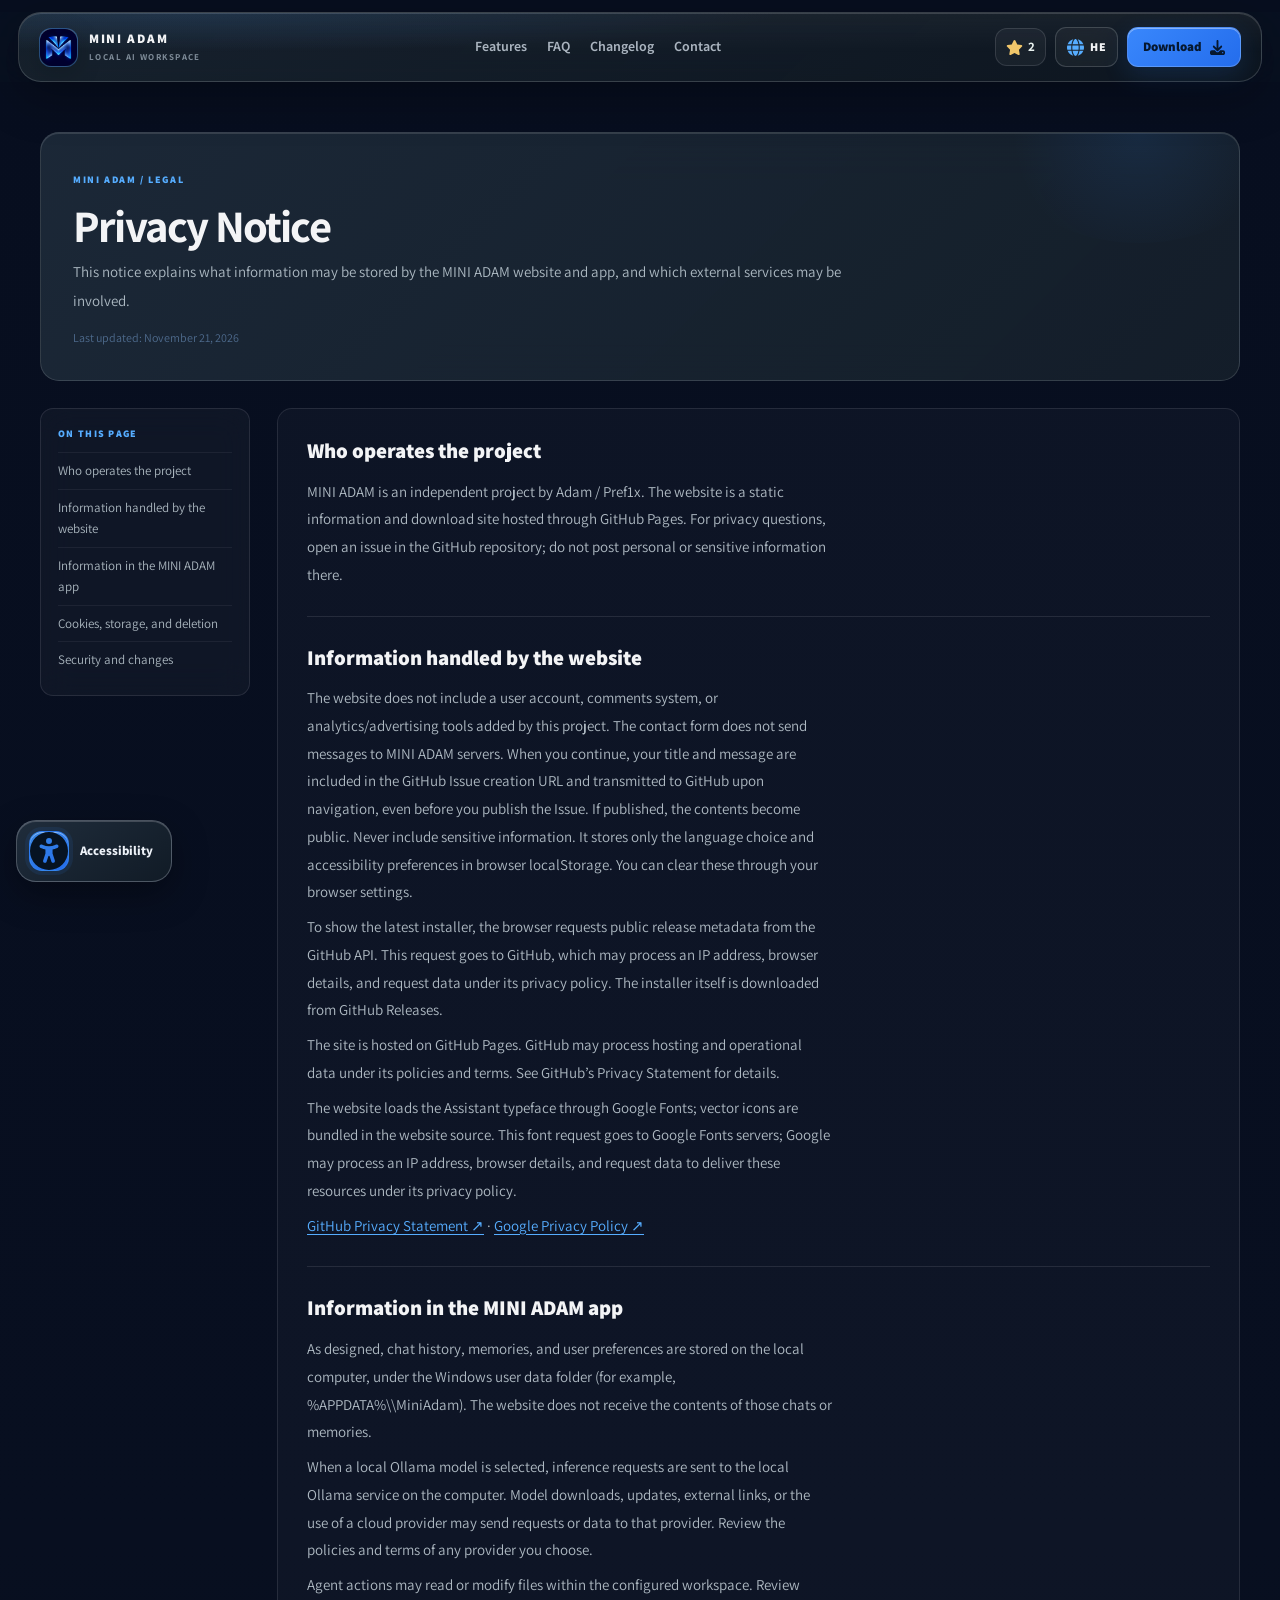
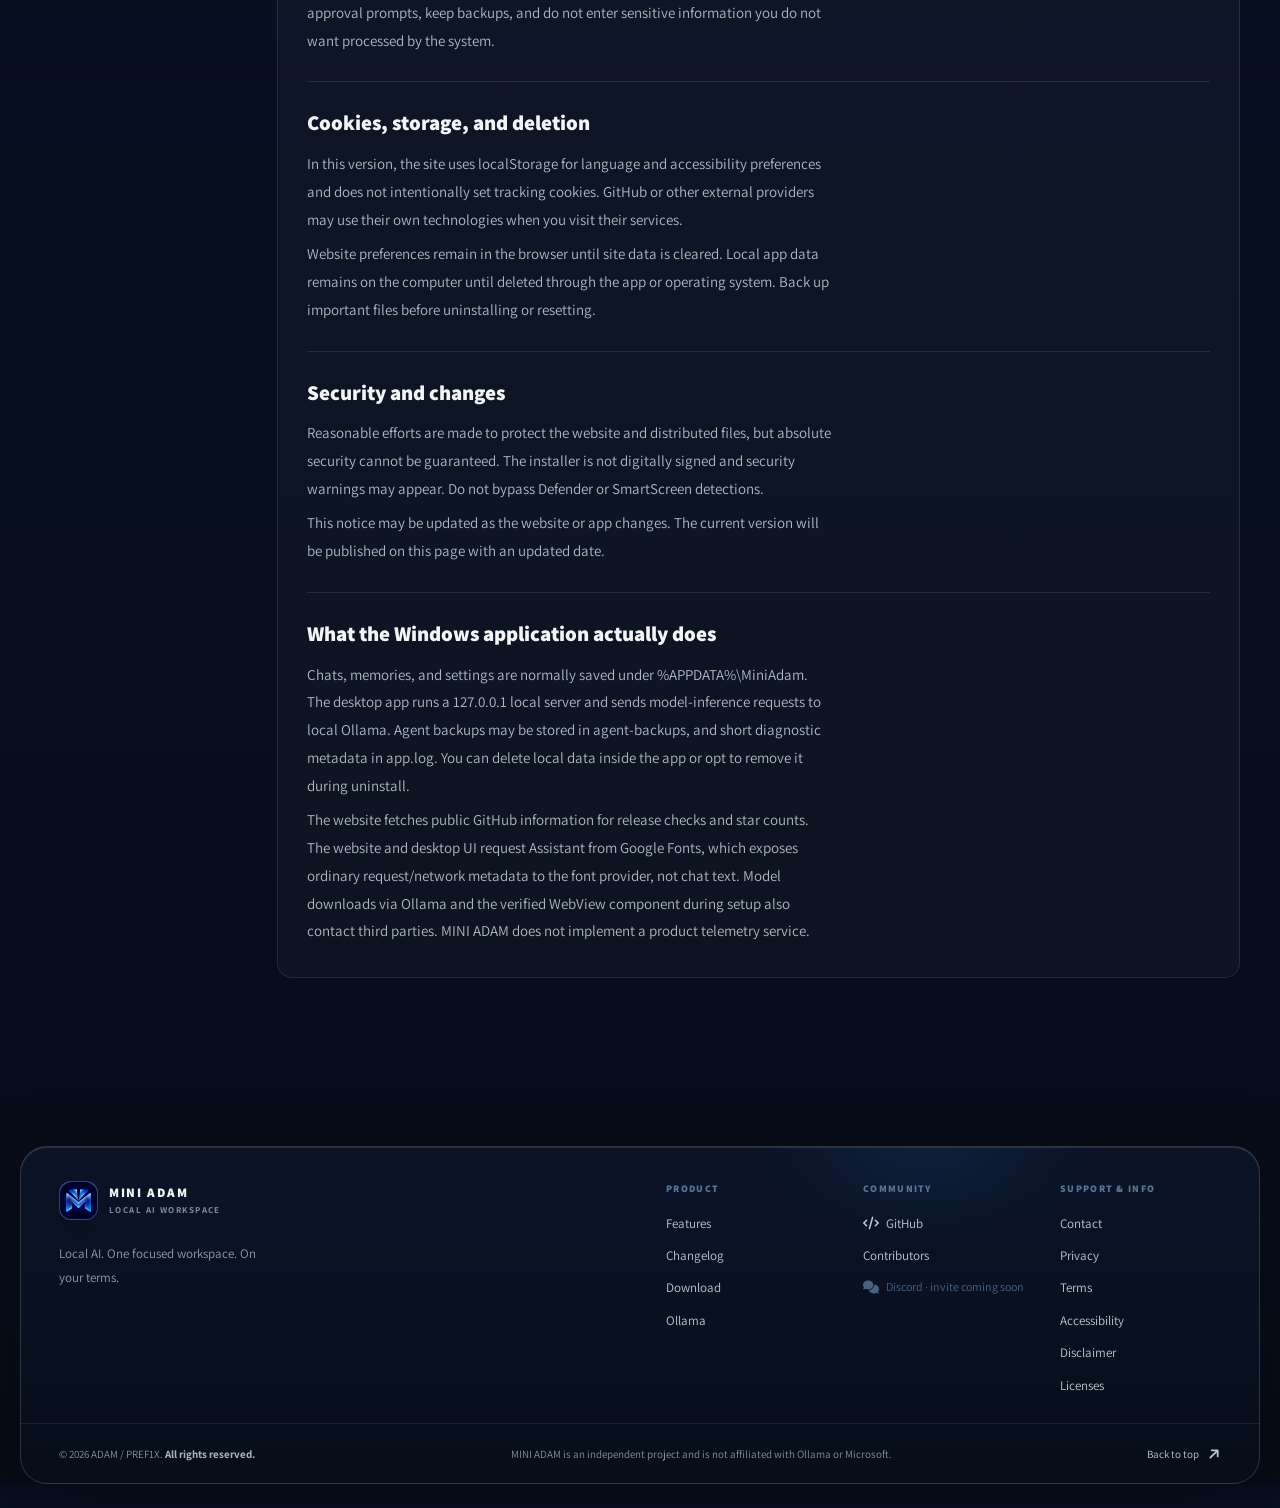
<file: docs/privacy.html>
<!doctype html>
<html lang="en" dir="ltr"><head><meta charset="utf-8"><meta name="viewport" content="width=device-width,initial-scale=1"><meta name="theme-color" content="#121820"><meta name="robots" content="index,follow"><title data-he="מדיניות פרטיות | MINI ADAM" data-en="Privacy Notice | MINI ADAM">Privacy Notice | MINI ADAM</title><link rel="preconnect" href="https://fonts.googleapis.com"><link rel="preconnect" href="https://fonts.gstatic.com" crossorigin><link href="https://fonts.googleapis.com/css2?family=Assistant:wght@400..800&display=swap" rel="stylesheet"><link rel="icon" type="image/x-icon" href="./favicon.ico"><link rel="stylesheet" href="./styles.css?v=3.7.0-rc1"><script defer src="./site.js?v=3.7.0-rc1"></script></head><body>
<a class="skip-link" href="#main" data-he="דלג לתוכן" data-en="Skip to content">דלג לתוכן</a>
<header class="site-header"><div class="container nav-shell">
<a class="brand" href="./index.html#top" aria-label="MINI ADAM"><span class="brand-mark"><img src="./brand.png" alt=""></span><span class="brand-copy"><b>MINI ADAM</b><small>LOCAL AI WORKSPACE</small></span></a>
<nav class="main-nav" id="siteNav" aria-label="Main navigation">
<a href="./index.html#features" data-he="יכולות" data-en="Features">Features</a><a href="./index.html#faq" data-he="שאלות" data-en="FAQ">FAQ</a><a href="./changelog.html" data-he="יומן שינויים" data-en="Changelog">Changelog</a><a href="./contact.html" data-he="יצירת קשר" data-en="Contact">Contact</a>
</nav><div class="nav-actions">
<a class="nav-star" id="githubStarLink" href="https://github.com/pref1x-1/MiniAdam-AI" target="_blank" rel="noopener noreferrer" aria-label="MINI ADAM on GitHub"><svg class="icon" viewBox="0 0 576 512" fill="currentColor" aria-hidden="true" focusable="false"><path d="M316.9 18C311.6 7 300.4 0 288.1 0s-23.4 7-28.8 18L195 150.3 51.4 171.5c-12 1.8-22 10.2-25.7 21.7s-.7 24.2 7.9 32.7L137.8 329 113.2 474.7c-2 12 3 24.2 12.9 31.3s23 8 33.8 2.3l128.3-68.5 128.3 68.5c10.8 5.7 23.9 4.9 33.8-2.3s14.9-19.3 12.9-31.3L438.5 329 542.7 225.9c8.6-8.5 11.7-21.2 7.9-32.7s-13.7-19.9-25.7-21.7L381.2 150.3 316.9 18z"/></svg><b data-github-stars>2</b></a>
<button class="language-button" id="lang" type="button" aria-label="Switch to Hebrew"><svg class="icon" viewBox="0 0 512 512" fill="currentColor" aria-hidden="true" focusable="false"><path d="M352 256c0 22.2-1.2 43.6-3.3 64l-185.3 0c-2.2-20.4-3.3-41.8-3.3-64s1.2-43.6 3.3-64l185.3 0c2.2 20.4 3.3 41.8 3.3 64zm28.8-64l123.1 0c5.3 20.5 8.1 41.9 8.1 64s-2.8 43.5-8.1 64l-123.1 0c2.1-20.6 3.2-42 3.2-64s-1.1-43.4-3.2-64zm112.6-32l-116.7 0c-10-63.9-29.8-117.4-55.3-151.6c78.3 20.7 142 77.5 171.9 151.6zm-149.1 0l-176.6 0c6.1-36.4 15.5-68.6 27-94.7c10.5-23.6 22.2-40.7 33.5-51.5C239.4 3.2 248.7 0 256 0s16.6 3.2 27.8 13.8c11.3 10.8 23 27.9 33.5 51.5c11.6 26 20.9 58.2 27 94.7zm-209 0L18.6 160C48.6 85.9 112.2 29.1 190.6 8.4C165.1 42.6 145.3 96.1 135.3 160zM8.1 192l123.1 0c-2.1 20.6-3.2 42-3.2 64s1.1 43.4 3.2 64L8.1 320C2.8 299.5 0 278.1 0 256s2.8-43.5 8.1-64zM194.7 446.6c-11.6-26-20.9-58.2-27-94.6l176.6 0c-6.1 36.4-15.5 68.6-27 94.6c-10.5 23.6-22.2 40.7-33.5 51.5C272.6 508.8 263.3 512 256 512s-16.6-3.2-27.8-13.8c-11.3-10.8-23-27.9-33.5-51.5zM135.3 352c10 63.9 29.8 117.4 55.3 151.6C112.2 482.9 48.6 426.1 18.6 352l116.7 0zm358.1 0c-30 74.1-93.6 130.9-171.9 151.6c25.5-34.2 45.2-87.7 55.3-151.6l116.7 0z"/></svg><span class="language-code">HE</span></button>
<a class="nav-download" href="./index.html#download"><span data-he="הורדה" data-en="Download">Download</span><svg class="icon" viewBox="0 0 512 512" fill="currentColor" aria-hidden="true" focusable="false"><path d="M288 32c0-17.7-14.3-32-32-32s-32 14.3-32 32l0 242.7-73.4-73.4c-12.5-12.5-32.8-12.5-45.3 0s-12.5 32.8 0 45.3l128 128c12.5 12.5 32.8 12.5 45.3 0l128-128c12.5-12.5 12.5-32.8 0-45.3s-32.8-12.5-45.3 0L288 274.7 288 32zM64 352c-35.3 0-64 28.7-64 64l0 32c0 35.3 28.7 64 64 64l384 0c35.3 0 64-28.7 64-64l0-32c0-35.3-28.7-64-64-64l-101.5 0-45.3 45.3c-25 25-65.5 25-90.5 0L165.5 352 64 352zm368 56a24 24 0 1 1 0 48 24 24 0 1 1 0-48z"/></svg></a>
<button class="menu-button" id="menuToggle" type="button" aria-label="Open navigation" aria-expanded="false" aria-controls="siteNav"><svg class="icon" viewBox="0 0 448 512" fill="currentColor" aria-hidden="true" focusable="false"><path d="M0 96C0 78.3 14.3 64 32 64l384 0c17.7 0 32 14.3 32 32s-14.3 32-32 32L32 128C14.3 128 0 113.7 0 96zM0 256c0-17.7 14.3-32 32-32l384 0c17.7 0 32 14.3 32 32s-14.3 32-32 32L32 288c-17.7 0-32-14.3-32-32zM448 416c0 17.7-14.3 32-32 32L32 448c-17.7 0-32-14.3-32-32s14.3-32 32-32l384 0c17.7 0 32 14.3 32 32z"/></svg></button>
</div></div></header>
<main id="main" class="legal-main container">
<div class="legal-hero"><small>MINI ADAM / LEGAL</small><h1 data-he="מדיניות פרטיות" data-en="Privacy Notice">מדיניות פרטיות</h1><p data-he="העמוד הזה מסביר איזה מידע עשוי להישמר באתר MINI ADAM ובאפליקציה, ואילו שירותים חיצוניים משתתפים בתהליך." data-en="This notice explains what information may be stored by the MINI ADAM website and app, and which external services may be involved.">העמוד הזה מסביר איזה מידע עשוי להישמר באתר MINI ADAM ובאפליקציה, ואילו שירותים חיצוניים משתתפים בתהליך.</p><div class="legal-meta" data-he="עודכן לאחרונה: 21 בנובמבר 2026" data-en="Last updated: November 21, 2026">עודכן לאחרונה: 21 בנובמבר 2026</div></div>
<div class="legal-layout"><nav class="legal-toc" aria-label="Table of contents"><small data-he="בעמוד הזה" data-en="ON THIS PAGE">בעמוד הזה</small><a href="#section-1" data-he="מי מפעיל את הפרויקט" data-en="Who operates the project">מי מפעיל את הפרויקט</a><a href="#section-2" data-he="מידע שנאסף באתר" data-en="Information handled by the website">מידע שנאסף באתר</a><a href="#section-3" data-he="מידע באפליקציית MINI ADAM" data-en="Information in the MINI ADAM app">מידע באפליקציית MINI ADAM</a><a href="#section-4" data-he="עוגיות, שמירה והסרה" data-en="Cookies, storage, and deletion">עוגיות, שמירה והסרה</a><a href="#section-5" data-he="אבטחה ושינויים במדיניות" data-en="Security and changes">אבטחה ושינויים במדיניות</a></nav><article class="legal-content"><section id="section-1"><h2 data-he="מי מפעיל את הפרויקט" data-en="Who operates the project">מי מפעיל את הפרויקט</h2><p data-he="MINI ADAM הוא פרויקט עצמאי של Adam / Pref1x. האתר הוא אתר מידע והורדה סטטי שמפורסם באמצעות GitHub Pages. לפניות בנוגע לפרטיות ניתן לפתוח Issue במאגר GitHub; אין לפרסם שם מידע אישי או רגיש." data-en="MINI ADAM is an independent project by Adam / Pref1x. The website is a static information and download site hosted through GitHub Pages. For privacy questions, open an issue in the GitHub repository; do not post personal or sensitive information there.">MINI ADAM הוא פרויקט עצמאי של Adam / Pref1x. האתר הוא אתר מידע והורדה סטטי שמפורסם באמצעות GitHub Pages. לפניות בנוגע לפרטיות ניתן לפתוח Issue במאגר GitHub; אין לפרסם שם מידע אישי או רגיש.</p></section><section id="section-2"><h2 data-he="מידע שנאסף באתר" data-en="Information handled by the website">מידע שנאסף באתר</h2><p data-he="האתר אינו כולל חשבון משתמש, מערכת תגובות או כלי אנליטיקה/פרסום שהוטמעו על ידי הפרויקט. טופס יצירת הקשר אינו שולח את התוכן לשרת של MINI ADAM. בלחיצה על המשך, הכותרת וההודעה נכללות בכתובת קישור לפתיחת GitHub Issue ונשלחות ל־GitHub עם פתיחת הקישור, גם אם טרם פרסמת את ה־Issue. אם תפרסם אותו, המידע יהיה ציבורי. אין להכניס מידע רגיש. האתר שומר בדפדפן, באמצעות localStorage, את בחירת השפה ואת העדפות כלי הנגישות בלבד. אפשר למחוק אותן דרך הגדרות הדפדפן." data-en="The website does not include a user account, comments system, or analytics/advertising tools added by this project. The contact form does not send messages to MINI ADAM servers. When you continue, your title and message are included in the GitHub Issue creation URL and transmitted to GitHub upon navigation, even before you publish the Issue. If published, the contents become public. Never include sensitive information. It stores only the language choice and accessibility preferences in browser localStorage. You can clear these through your browser settings.">האתר אינו כולל חשבון משתמש, מערכת תגובות או כלי אנליטיקה/פרסום שהוטמעו על ידי הפרויקט. טופס יצירת הקשר אינו שולח את התוכן לשרת של MINI ADAM. בלחיצה על המשך, הכותרת וההודעה נכללות בכתובת קישור לפתיחת GitHub Issue ונשלחות ל־GitHub עם פתיחת הקישור, גם אם טרם פרסמת את ה־Issue. אם תפרסם אותו, המידע יהיה ציבורי. אין להכניס מידע רגיש. האתר שומר בדפדפן, באמצעות localStorage, את בחירת השפה ואת העדפות כלי הנגישות בלבד. אפשר למחוק אותן דרך הגדרות הדפדפן.</p><p data-he="כדי להציג את קובץ ההתקנה האחרון, הדפדפן מבקש את פרטי ה־Release הציבורי מ־GitHub API. הבקשה נשלחת ל־GitHub, שעשוי לעבד כתובת IP, פרטי דפדפן ונתוני בקשה לפי מדיניות הפרטיות שלו. קובץ ההתקנה עצמו יורד מ־GitHub Releases." data-en="To show the latest installer, the browser requests public release metadata from the GitHub API. This request goes to GitHub, which may process an IP address, browser details, and request data under its privacy policy. The installer itself is downloaded from GitHub Releases.">כדי להציג את קובץ ההתקנה האחרון, הדפדפן מבקש את פרטי ה־Release הציבורי מ־GitHub API. הבקשה נשלחת ל־GitHub, שעשוי לעבד כתובת IP, פרטי דפדפן ונתוני בקשה לפי מדיניות הפרטיות שלו. קובץ ההתקנה עצמו יורד מ־GitHub Releases.</p><p data-he="האתר מתארח ב־GitHub Pages. GitHub עשויה לעבד נתוני שרת ותפעול בהתאם למדיניות ולתנאים שלה. לפרטים ראו את מדיניות הפרטיות של GitHub." data-en="The site is hosted on GitHub Pages. GitHub may process hosting and operational data under its policies and terms. See GitHub’s Privacy Statement for details.">האתר מתארח ב־GitHub Pages. GitHub עשויה לעבד נתוני שרת ותפעול בהתאם למדיניות ולתנאים שלה. לפרטים ראו את מדיניות הפרטיות של GitHub.</p><p data-he="בנוסף, האתר טוען את גופן Assistant דרך Google Fonts; האייקונים הווקטוריים כלולים בקובצי האתר המקומיים. בקשת הגופן נשלחת לשרתי Google Fonts; Google עשויה לעבד כתובת IP, פרטי דפדפן ונתוני בקשה לצורך אספקת המשאבים ובהתאם למדיניות הפרטיות שלה." data-en="The website loads the Assistant typeface through Google Fonts; vector icons are bundled in the website source. This font request goes to Google Fonts servers; Google may process an IP address, browser details, and request data to deliver these resources under its privacy policy.">בנוסף, האתר טוען את גופן Assistant דרך Google Fonts; האייקונים הווקטוריים כלולים בקובצי האתר המקומיים. בקשת הגופן נשלחת לשרתי Google Fonts; Google עשויה לעבד כתובת IP, פרטי דפדפן ונתוני בקשה לצורך אספקת המשאבים ובהתאם למדיניות הפרטיות שלה.</p><p><a href="https://docs.github.com/en/site-policy/privacy-policies/github-privacy-statement" target="_blank" rel="noopener noreferrer">GitHub Privacy Statement ↗</a> · <a href="https://policies.google.com/privacy" target="_blank" rel="noopener noreferrer">Google Privacy Policy ↗</a></p></section><section id="section-3"><h2 data-he="מידע באפליקציית MINI ADAM" data-en="Information in the MINI ADAM app">מידע באפליקציית MINI ADAM</h2><p data-he="לפי אופן הפעולה המתוכנן של האפליקציה, היסטוריית שיחות, זיכרונות והעדפות משתמש נשמרים במחשב המקומי, תחת תיקיית הנתונים של המשתמש ב־Windows (למשל ‎%APPDATA%\\MiniAdam). האתר אינו מקבל את תוכן השיחות או את הזיכרונות האלה." data-en="As designed, chat history, memories, and user preferences are stored on the local computer, under the Windows user data folder (for example, %APPDATA%\\MiniAdam). The website does not receive the contents of those chats or memories.">לפי אופן הפעולה המתוכנן של האפליקציה, היסטוריית שיחות, זיכרונות והעדפות משתמש נשמרים במחשב המקומי, תחת תיקיית הנתונים של המשתמש ב־Windows (למשל ‎%APPDATA%\\MiniAdam). האתר אינו מקבל את תוכן השיחות או את הזיכרונות האלה.</p><p data-he="כאשר נבחר מודל מקומי של Ollama, בקשות ההסקה נשלחות לשירות Ollama המקומי במחשב. הורדת מודלים, עדכונים, קישורים חיצוניים ושימוש בשירות ענן או ספק חיצוני עשויים להעביר נתונים או בקשות לאותו ספק. יש לעיין במדיניות ובתנאי השירות של כל ספק שבחרת." data-en="When a local Ollama model is selected, inference requests are sent to the local Ollama service on the computer. Model downloads, updates, external links, or the use of a cloud provider may send requests or data to that provider. Review the policies and terms of any provider you choose.">כאשר נבחר מודל מקומי של Ollama, בקשות ההסקה נשלחות לשירות Ollama המקומי במחשב. הורדת מודלים, עדכונים, קישורים חיצוניים ושימוש בשירות ענן או ספק חיצוני עשויים להעביר נתונים או בקשות לאותו ספק. יש לעיין במדיניות ובתנאי השירות של כל ספק שבחרת.</p><p data-he="פעולות Agent עשויות לקרוא או לשנות קבצים בתוך אזור העבודה שהוגדר. יש לבדוק בקשות אישור, לשמור גיבויים ולא להזין מידע רגיש שאינך רוצה לעבד במערכת." data-en="Agent actions may read or modify files within the configured workspace. Review approval prompts, keep backups, and do not enter sensitive information you do not want processed by the system.">פעולות Agent עשויות לקרוא או לשנות קבצים בתוך אזור העבודה שהוגדר. יש לבדוק בקשות אישור, לשמור גיבויים ולא להזין מידע רגיש שאינך רוצה לעבד במערכת.</p></section><section id="section-4"><h2 data-he="עוגיות, שמירה והסרה" data-en="Cookies, storage, and deletion">עוגיות, שמירה והסרה</h2><p data-he="בגרסה זו האתר משתמש ב־localStorage להעדפות שפה ונגישות ואינו מציב בכוונה עוגיות מעקב. שירותי GitHub או ספקים חיצוניים עשויים להשתמש בטכנולוגיות משלהם בעת מעבר אליהם." data-en="In this version, the site uses localStorage for language and accessibility preferences and does not intentionally set tracking cookies. GitHub or other external providers may use their own technologies when you visit their services.">בגרסה זו האתר משתמש ב־localStorage להעדפות שפה ונגישות ואינו מציב בכוונה עוגיות מעקב. שירותי GitHub או ספקים חיצוניים עשויים להשתמש בטכנולוגיות משלהם בעת מעבר אליהם.</p><p data-he="העדפות האתר נשארות בדפדפן עד למחיקת נתוני האתר. נתוני אפליקציה מקומיים נשארים במחשב עד שתמחק אותם דרך האפליקציה או מערכת ההפעלה. לפני הסרה או איפוס, מומלץ לגבות קבצים חשובים." data-en="Website preferences remain in the browser until site data is cleared. Local app data remains on the computer until deleted through the app or operating system. Back up important files before uninstalling or resetting.">העדפות האתר נשארות בדפדפן עד למחיקת נתוני האתר. נתוני אפליקציה מקומיים נשארים במחשב עד שתמחק אותם דרך האפליקציה או מערכת ההפעלה. לפני הסרה או איפוס, מומלץ לגבות קבצים חשובים.</p></section><section id="section-5"><h2 data-he="אבטחה ושינויים במדיניות" data-en="Security and changes">אבטחה ושינויים במדיניות</h2><p data-he="נעשים מאמצים סבירים להגן על האתר ועל קובצי ההפצה, אך אין אפשרות להבטיח אבטחה מוחלטת. המתקין אינו חתום דיגיטלית, ועלולות להופיע אזהרות אבטחה. אין לעקוף זיהויים של Defender או SmartScreen." data-en="Reasonable efforts are made to protect the website and distributed files, but absolute security cannot be guaranteed. The installer is not digitally signed and security warnings may appear. Do not bypass Defender or SmartScreen detections.">נעשים מאמצים סבירים להגן על האתר ועל קובצי ההפצה, אך אין אפשרות להבטיח אבטחה מוחלטת. המתקין אינו חתום דיגיטלית, ועלולות להופיע אזהרות אבטחה. אין לעקוף זיהויים של Defender או SmartScreen.</p><p data-he="מדיניות זו עשויה להתעדכן כאשר האתר או האפליקציה משתנים. הגרסה העדכנית תפורסם בעמוד הזה ותישא תאריך עדכון." data-en="This notice may be updated as the website or app changes. The current version will be published on this page with an updated date.">מדיניות זו עשויה להתעדכן כאשר האתר או האפליקציה משתנים. הגרסה העדכנית תפורסם בעמוד הזה ותישא תאריך עדכון.</p></section><section id="local-data-disclosure"><h2 data-he="מה קורה בפועל בגרסת Windows" data-en="What the Windows application actually does">What the Windows application actually does</h2><p data-he="שיחות, זיכרונות והגדרות נשמרים בדרך כלל ב־%APPDATA%\MiniAdam. האפליקציה מפעילה שרת מקומי ב־127.0.0.1 ומעבירה בקשות inference ל־Ollama במחשב. ייתכנו גיבויי Agent מקומיים ב־agent-backups וקובץ אבחון app.log; ניתן להסיר נתונים מתוך התוכנה או בעת הסרתה אם בחרת במחיקה." data-en="Chats, memories, and settings are normally saved under %APPDATA%\MiniAdam. The desktop app runs a 127.0.0.1 local server and sends model-inference requests to local Ollama. Agent backups may be stored in agent-backups, and short diagnostic metadata in app.log. You can delete local data inside the app or opt to remove it during uninstall.">Stored data description</p><p data-he="האתר קורא נתונים ציבוריים מ־GitHub לצורך בדיקת גרסאות וכוכבים. האתר וממשק התוכנה טוענים את גופן Assistant מ־Google Fonts; האייקונים כלולים כ־SVG מקומי, ולכן הספקים עשויים לקבל נתוני רשת רגילים; תוכן שיחות אינו נכלל בבקשות האלה. הורדת מודלים דרך Ollama ורכיב WebView בזמן התקנה יוצרת תקשורת עם שירותי צד שלישי. אין במוצר מערכת טלמטריה יזומה לשרת MINI ADAM." data-en="The website fetches public GitHub information for release checks and star counts. The website and desktop UI request Assistant from Google Fonts, which exposes ordinary request/network metadata to the font provider, not chat text. Model downloads via Ollama and the verified WebView component during setup also contact third parties. MINI ADAM does not implement a product telemetry service.">External services disclosure</p></section></article></div>
</main>
<footer class="site-footer"><div class="container footer-main">
<div class="footer-brand"><a class="brand" href="./index.html#top"><span class="brand-mark"><img src="./brand.png" alt=""></span><span class="brand-copy"><b>MINI ADAM</b><small>LOCAL AI WORKSPACE</small></span></a><p class="footer-tagline" data-he="AI מקומי. סביבת עבודה אחת. בשליטה שלך." data-en="Local AI. One focused workspace. On your terms.">Local AI. One focused workspace. On your terms.</p></div>
<div class="footer-links">
<div><small data-he="המוצר" data-en="PRODUCT">PRODUCT</small><a href="./index.html#features" data-he="יכולות" data-en="Features">Features</a><a href="./changelog.html" data-he="יומן שינויים" data-en="Changelog">Changelog</a><a href="./index.html#download" data-he="הורדה" data-en="Download">Download</a><a href="https://ollama.com/download" target="_blank" rel="noopener noreferrer">Ollama</a></div>
<div><small data-he="קהילה" data-en="COMMUNITY">COMMUNITY</small><a href="https://github.com/pref1x-1/MiniAdam-AI" target="_blank" rel="noopener noreferrer"><svg class="icon" viewBox="0 0 640 512" fill="currentColor" aria-hidden="true" focusable="false"><path d="M392.8 1.2c-17-4.9-34.7 5-39.6 22l-128 448c-4.9 17 5 34.7 22 39.6s34.7-5 39.6-22l128-448c4.9-17-5-34.7-22-39.6zm80.6 120.1c-12.5 12.5-12.5 32.8 0 45.3L562.7 256l-89.4 89.4c-12.5 12.5-12.5 32.8 0 45.3s32.8 12.5 45.3 0l112-112c12.5-12.5 12.5-32.8 0-45.3l-112-112c-12.5-12.5-32.8-12.5-45.3 0zm-306.7 0c-12.5-12.5-32.8-12.5-45.3 0l-112 112c-12.5 12.5-12.5 32.8 0 45.3l112 112c12.5 12.5 32.8 12.5 45.3 0s12.5-32.8 0-45.3L77.3 256l89.4-89.4c12.5-12.5 12.5-32.8 0-45.3z"/></svg> GitHub</a><a href="https://github.com/pref1x-1/MiniAdam-AI/graphs/contributors" target="_blank" rel="noopener noreferrer" data-he="תורמים לפרויקט" data-en="Contributors">Contributors</a><span class="footer-link is-disabled" aria-disabled="true"><svg class="icon" viewBox="0 0 640 512" fill="currentColor" aria-hidden="true" focusable="false"><path d="M208 352c114.9 0 208-78.8 208-176S322.9 0 208 0S0 78.8 0 176c0 38.6 14.7 74.3 39.6 103.4c-3.5 9.4-8.7 17.7-14.2 24.7c-4.8 6.2-9.7 11-13.3 14.3c-1.8 1.6-3.3 2.9-4.3 3.7c-.5 .4-.9 .7-1.1 .8l-.2 .2s0 0 0 0s0 0 0 0C1 327.2-1.4 334.4 .8 340.9S9.1 352 16 352c21.8 0 43.8-5.6 62.1-12.5c9.2-3.5 17.8-7.4 25.2-11.4C134.1 343.3 169.8 352 208 352zM448 176c0 112.3-99.1 196.9-216.5 207C255.8 457.4 336.4 512 432 512c38.2 0 73.9-8.7 104.7-23.9c7.5 4 16 7.9 25.2 11.4c18.3 6.9 40.3 12.5 62.1 12.5c6.9 0 13.1-4.5 15.2-11.1c2.1-6.6-.2-13.8-5.8-17.9c0 0 0 0 0 0s0 0 0 0l-.2-.2c-.2-.2-.6-.4-1.1-.8c-1-.8-2.5-2-4.3-3.7c-3.6-3.3-8.5-8.1-13.3-14.3c-5.5-7-10.7-15.4-14.2-24.7c24.9-29 39.6-64.7 39.6-103.4c0-92.8-84.9-168.9-192.6-175.5c.4 5.1 .6 10.3 .6 15.5z"/></svg><span data-he="Discord · ההזמנה תתווסף בקרוב" data-en="Discord · invite coming soon">Discord · invite coming soon</span></span></div>
<div><small data-he="תמיכה ומידע" data-en="SUPPORT & INFO">SUPPORT & INFO</small><a href="./contact.html" data-he="יצירת קשר" data-en="Contact">Contact</a><a href="./privacy.html" data-he="פרטיות" data-en="Privacy">Privacy</a><a href="./terms.html" data-he="תנאים" data-en="Terms">Terms</a><a href="./accessibility.html" data-he="נגישות" data-en="Accessibility">Accessibility</a><a href="./disclaimer.html" data-he="הסתייגות" data-en="Disclaimer">Disclaimer</a><a href="./third-party.html" data-he="רישיונות" data-en="Licenses">Licenses</a></div>
</div></div>
<div class="container footer-bottom"><span>© 2026 ADAM / PREF1X. <b data-he="כל הזכויות שמורות." data-en="All rights reserved.">All rights reserved.</b></span><span data-he="MINI ADAM הוא פרויקט עצמאי ואינו קשור ל־Ollama או ל־Microsoft." data-en="MINI ADAM is an independent project and is not affiliated with Ollama or Microsoft.">MINI ADAM is an independent project and is not affiliated with Ollama or Microsoft.</span><a href="./index.html#top" class="back-top"><span data-he="חזרה למעלה" data-en="Back to top">Back to top</span><svg class="icon" viewBox="0 0 448 512" fill="currentColor" aria-hidden="true" focusable="false"><path d="M438.6 278.6c12.5-12.5 12.5-32.8 0-45.3l-160-160c-12.5-12.5-32.8-12.5-45.3 0s-12.5 32.8 0 45.3L338.8 224 32 224c-17.7 0-32 14.3-32 32s14.3 32 32 32l306.7 0L233.4 393.4c-12.5 12.5-12.5 32.8 0 45.3s32.8 12.5 45.3 0l160-160z"/></svg></a></div></footer>
<div class="a11y-root">
<button class="a11y-trigger" id="a11yTrigger" type="button" aria-haspopup="dialog" aria-expanded="false" aria-controls="a11yPanel" aria-label="פתח תפריט נגישות">
  <svg class="icon" viewBox="0 0 512 512" fill="currentColor" aria-hidden="true" focusable="false"><path d="M0 256a256 256 0 1 1 512 0A256 256 0 1 1 0 256zm161.5-86.1c-12.2-5.2-26.3 .4-31.5 12.6s.4 26.3 12.6 31.5l11.9 5.1c17.3 7.4 35.2 12.9 53.6 16.3l0 50.1c0 4.3-.7 8.6-2.1 12.6l-28.7 86.1c-4.2 12.6 2.6 26.2 15.2 30.4s26.2-2.6 30.4-15.2l24.4-73.2c1.3-3.8 4.8-6.4 8.8-6.4s7.6 2.6 8.8 6.4l24.4 73.2c4.2 12.6 17.8 19.4 30.4 15.2s19.4-17.8 15.2-30.4l-28.7-86.1c-1.4-4.1-2.1-8.3-2.1-12.6l0-50.1c18.4-3.5 36.3-8.9 53.6-16.3l11.9-5.1c12.2-5.2 17.8-19.3 12.6-31.5s-19.3-17.8-31.5-12.6L338.7 175c-26.1 11.2-54.2 17-82.7 17s-56.5-5.8-82.7-17l-11.9-5.1zM256 160a40 40 0 1 0 0-80 40 40 0 1 0 0 80z"/></svg><span class="a11y-trigger-label" dir="auto" data-he="נגישות" data-en="Accessibility">נגישות</span>
</button>
<section class="a11y-panel" id="a11yPanel" role="dialog" aria-modal="true" aria-labelledby="a11yTitle" hidden>
  <header class="a11y-panel-head"><div><small data-he="התאמה אישית" data-en="PERSONALIZE">התאמה אישית</small><h2 id="a11yTitle" data-he="אפשרויות נגישות" data-en="Accessibility options">אפשרויות נגישות</h2></div><button class="a11y-close" id="a11yClose" type="button" aria-label="סגירת תפריט נגישות"><svg class="icon" viewBox="0 0 384 512" fill="currentColor" aria-hidden="true" focusable="false"><path d="M342.6 150.6c12.5-12.5 12.5-32.8 0-45.3s-32.8-12.5-45.3 0L192 210.7 86.6 105.4c-12.5-12.5-32.8-12.5-45.3 0s-12.5 32.8 0 45.3L146.7 256 41.4 361.4c-12.5 12.5-12.5 32.8 0 45.3s32.8 12.5 45.3 0L192 301.3 297.4 406.6c12.5 12.5 32.8 12.5 45.3 0s12.5-32.8 0-45.3L237.3 256 342.6 150.6z"/></svg></button></header>
  <div class="a11y-size-row"><span data-he="גודל טקסט" data-en="Text size">גודל טקסט</span><div><button type="button" data-a11y-action="decrease" aria-label="הקטנת טקסט"><svg class="icon" viewBox="0 0 448 512" fill="currentColor" aria-hidden="true" focusable="false"><path d="M432 256c0 17.7-14.3 32-32 32L48 288c-17.7 0-32-14.3-32-32s14.3-32 32-32l352 0c17.7 0 32 14.3 32 32z"/></svg></button><output id="a11yScale">100%</output><button type="button" data-a11y-action="increase" aria-label="הגדלת טקסט"><svg class="icon" viewBox="0 0 448 512" fill="currentColor" aria-hidden="true" focusable="false"><path d="M256 80c0-17.7-14.3-32-32-32s-32 14.3-32 32l0 144L48 224c-17.7 0-32 14.3-32 32s14.3 32 32 32l144 0 0 144c0 17.7 14.3 32 32 32s32-14.3 32-32l0-144 144 0c17.7 0 32-14.3 32-32s-14.3-32-32-32l-144 0 0-144z"/></svg></button></div></div>
  <div class="a11y-options">
    <button type="button" data-a11y-toggle="contrast" aria-pressed="false"><svg class="icon" viewBox="0 0 512 512" fill="currentColor" aria-hidden="true" focusable="false"><path d="M448 256c0-106-86-192-192-192l0 384c106 0 192-86 192-192zM0 256a256 256 0 1 1 512 0A256 256 0 1 1 0 256z"/></svg><span data-he="ניגודיות גבוהה" data-en="High contrast">ניגודיות גבוהה</span><i></i></button>
    <button type="button" data-a11y-toggle="links" aria-pressed="false"><svg class="icon" viewBox="0 0 448 512" fill="currentColor" aria-hidden="true" focusable="false"><path d="M16 64c0-17.7 14.3-32 32-32l96 0c17.7 0 32 14.3 32 32s-14.3 32-32 32l-16 0 0 128c0 53 43 96 96 96s96-43 96-96l0-128-16 0c-17.7 0-32-14.3-32-32s14.3-32 32-32l96 0c17.7 0 32 14.3 32 32s-14.3 32-32 32l-16 0 0 128c0 88.4-71.6 160-160 160s-160-71.6-160-160L64 96 48 96C30.3 96 16 81.7 16 64zM0 448c0-17.7 14.3-32 32-32l384 0c17.7 0 32 14.3 32 32s-14.3 32-32 32L32 480c-17.7 0-32-14.3-32-32z"/></svg><span data-he="הדגשת קישורים" data-en="Highlight links">הדגשת קישורים</span><i></i></button>
    <button type="button" data-a11y-toggle="readable" aria-pressed="false"><svg class="icon" viewBox="0 0 448 512" fill="currentColor" aria-hidden="true" focusable="false"><path d="M254 52.8C249.3 40.3 237.3 32 224 32s-25.3 8.3-30 20.8L57.8 416 32 416c-17.7 0-32 14.3-32 32s14.3 32 32 32l96 0c17.7 0 32-14.3 32-32s-14.3-32-32-32l-1.8 0 18-48 159.6 0 18 48-1.8 0c-17.7 0-32 14.3-32 32s14.3 32 32 32l96 0c17.7 0 32-14.3 32-32s-14.3-32-32-32l-25.8 0L254 52.8zM279.8 304l-111.6 0L224 155.1 279.8 304z"/></svg><span data-he="גופן קריא" data-en="Readable font">גופן קריא</span><i></i></button>
    <button type="button" data-a11y-toggle="grayscale" aria-pressed="false"><svg class="icon" viewBox="0 0 576 512" fill="currentColor" aria-hidden="true" focusable="false"><path d="M288 32c-80.8 0-145.5 36.8-192.6 80.6C48.6 156 17.3 208 2.5 243.7c-3.3 7.9-3.3 16.7 0 24.6C17.3 304 48.6 356 95.4 399.4C142.5 443.2 207.2 480 288 480s145.5-36.8 192.6-80.6c46.8-43.5 78.1-95.4 93-131.1c3.3-7.9 3.3-16.7 0-24.6c-14.9-35.7-46.2-87.7-93-131.1C433.5 68.8 368.8 32 288 32zM144 256a144 144 0 1 1 288 0 144 144 0 1 1 -288 0zm144-64c0 35.3-28.7 64-64 64c-7.1 0-13.9-1.2-20.3-3.3c-5.5-1.8-11.9 1.6-11.7 7.4c.3 6.9 1.3 13.8 3.2 20.7c13.7 51.2 66.4 81.6 117.6 67.9s81.6-66.4 67.9-117.6c-11.1-41.5-47.8-69.4-88.6-71.1c-5.8-.2-9.2 6.1-7.4 11.7c2.1 6.4 3.3 13.2 3.3 20.3z"/></svg><span data-he="גווני אפור" data-en="Grayscale">גווני אפור</span><i></i></button>
    <button type="button" data-a11y-toggle="spacing" aria-pressed="false"><svg class="icon" viewBox="0 0 448 512" fill="currentColor" aria-hidden="true" focusable="false"><path d="M254 52.8C249.3 40.3 237.3 32 224 32s-25.3 8.3-30 20.8L57.8 416 32 416c-17.7 0-32 14.3-32 32s14.3 32 32 32l96 0c17.7 0 32-14.3 32-32s-14.3-32-32-32l-1.8 0 18-48 159.6 0 18 48-1.8 0c-17.7 0-32 14.3-32 32s14.3 32 32 32l96 0c17.7 0 32-14.3 32-32s-14.3-32-32-32l-25.8 0L254 52.8zM279.8 304l-111.6 0L224 155.1 279.8 304z"/></svg><span data-he="ריווח טקסט" data-en="Text spacing">ריווח טקסט</span><i></i></button>
    <button type="button" data-a11y-toggle="motion" aria-pressed="false"><svg class="icon" viewBox="0 0 320 512" fill="currentColor" aria-hidden="true" focusable="false"><path d="M160 48a48 48 0 1 1 96 0 48 48 0 1 1 -96 0zM126.5 199.3c-1 .4-1.9 .8-2.9 1.2l-8 3.5c-16.4 7.3-29 21.2-34.7 38.2l-2.6 7.8c-5.6 16.8-23.7 25.8-40.5 20.2s-25.8-23.7-20.2-40.5l2.6-7.8c11.4-34.1 36.6-61.9 69.4-76.5l8-3.5c20.8-9.2 43.3-14 66.1-14c44.6 0 84.8 26.8 101.9 67.9L281 232.7l21.4 10.7c15.8 7.9 22.2 27.1 14.3 42.9s-27.1 22.2-42.9 14.3L247 287.3c-10.3-5.2-18.4-13.8-22.8-24.5l-9.6-23-19.3 65.5 49.5 54c5.4 5.9 9.2 13 11.2 20.8l23 92.1c4.3 17.1-6.1 34.5-23.3 38.8s-34.5-6.1-38.8-23.3l-22-88.1-70.7-77.1c-14.8-16.1-20.3-38.6-14.7-59.7l16.9-63.5zM68.7 398l25-62.4c2.1 3 4.5 5.8 7 8.6l40.7 44.4-14.5 36.2c-2.4 6-6 11.5-10.6 16.1L54.6 502.6c-12.5 12.5-32.8 12.5-45.3 0s-12.5-32.8 0-45.3L68.7 398z"/></svg><span data-he="הפחתת תנועה" data-en="Reduce motion">הפחתת תנועה</span><i></i></button>
    <button type="button" data-a11y-action="reset"><svg class="icon" viewBox="0 0 512 512" fill="currentColor" aria-hidden="true" focusable="false"><path d="M105.1 202.6c7.7-21.8 20.2-42.3 37.8-59.8c62.5-62.5 163.8-62.5 226.3 0L386.3 160 352 160c-17.7 0-32 14.3-32 32s14.3 32 32 32l111.5 0c0 0 0 0 0 0l.4 0c17.7 0 32-14.3 32-32l0-112c0-17.7-14.3-32-32-32s-32 14.3-32 32l0 35.2L414.4 97.6c-87.5-87.5-229.3-87.5-316.8 0C73.2 122 55.6 150.7 44.8 181.4c-5.9 16.7 2.9 34.9 19.5 40.8s34.9-2.9 40.8-19.5zM39 289.3c-5 1.5-9.8 4.2-13.7 8.2c-4 4-6.7 8.8-8.1 14c-.3 1.2-.6 2.5-.8 3.8c-.3 1.7-.4 3.4-.4 5.1L16 432c0 17.7 14.3 32 32 32s32-14.3 32-32l0-35.1 17.6 17.5c0 0 0 0 0 0c87.5 87.4 229.3 87.4 316.7 0c24.4-24.4 42.1-53.1 52.9-83.8c5.9-16.7-2.9-34.9-19.5-40.8s-34.9 2.9-40.8 19.5c-7.7 21.8-20.2 42.3-37.8 59.8c-62.5 62.5-163.8 62.5-226.3 0l-.1-.1L125.6 352l34.4 0c17.7 0 32-14.3 32-32s-14.3-32-32-32L48.4 288c-1.6 0-3.2 .1-4.8 .3s-3.1 .5-4.6 1z"/></svg><span data-he="איפוס הגדרות" data-en="Reset settings">איפוס הגדרות</span></button>
  </div>
  <p class="a11y-feedback" id="a11yFeedback" aria-live="polite" data-he="ההעדפות נשמרות בדפדפן במכשיר שלך." data-en="Preferences are saved in this browser on your device.">ההעדפות נשמרות בדפדפן במכשיר שלך.</p>
</section>
</div>
</body></html>
</file>
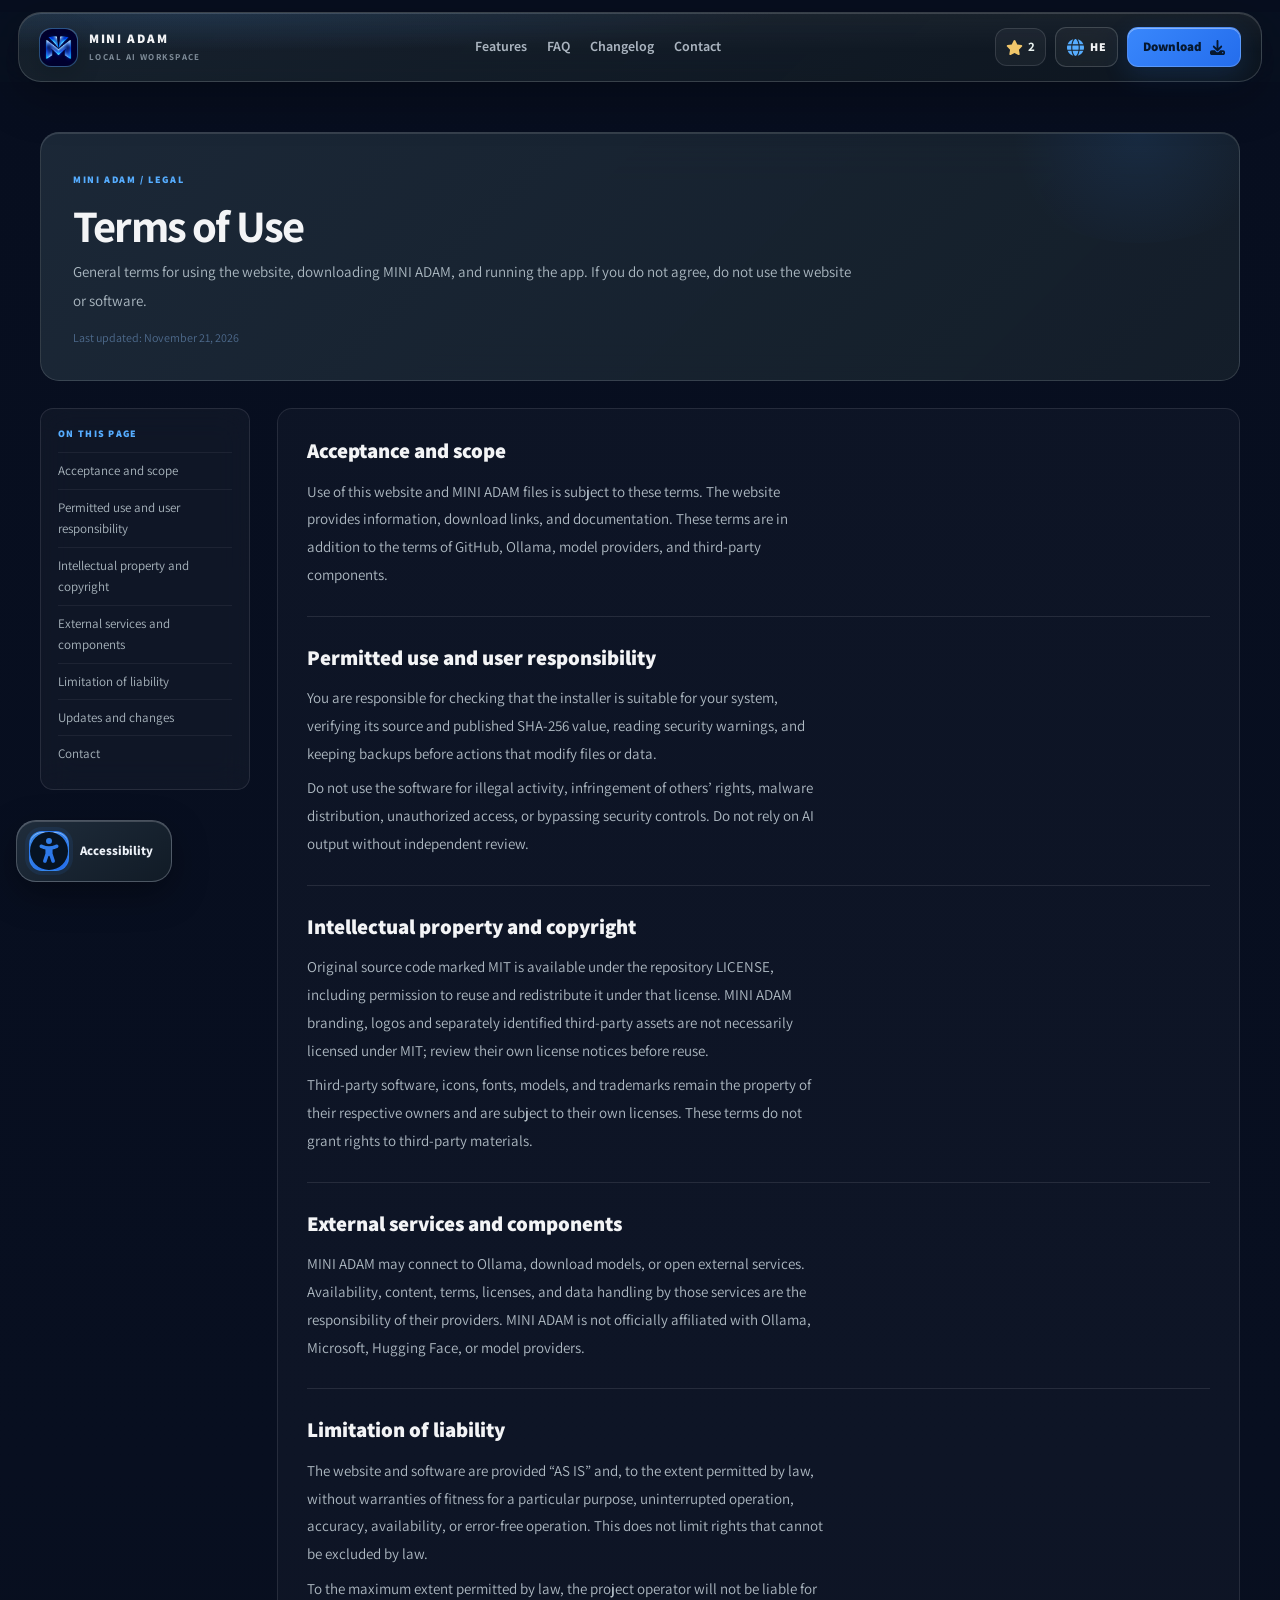
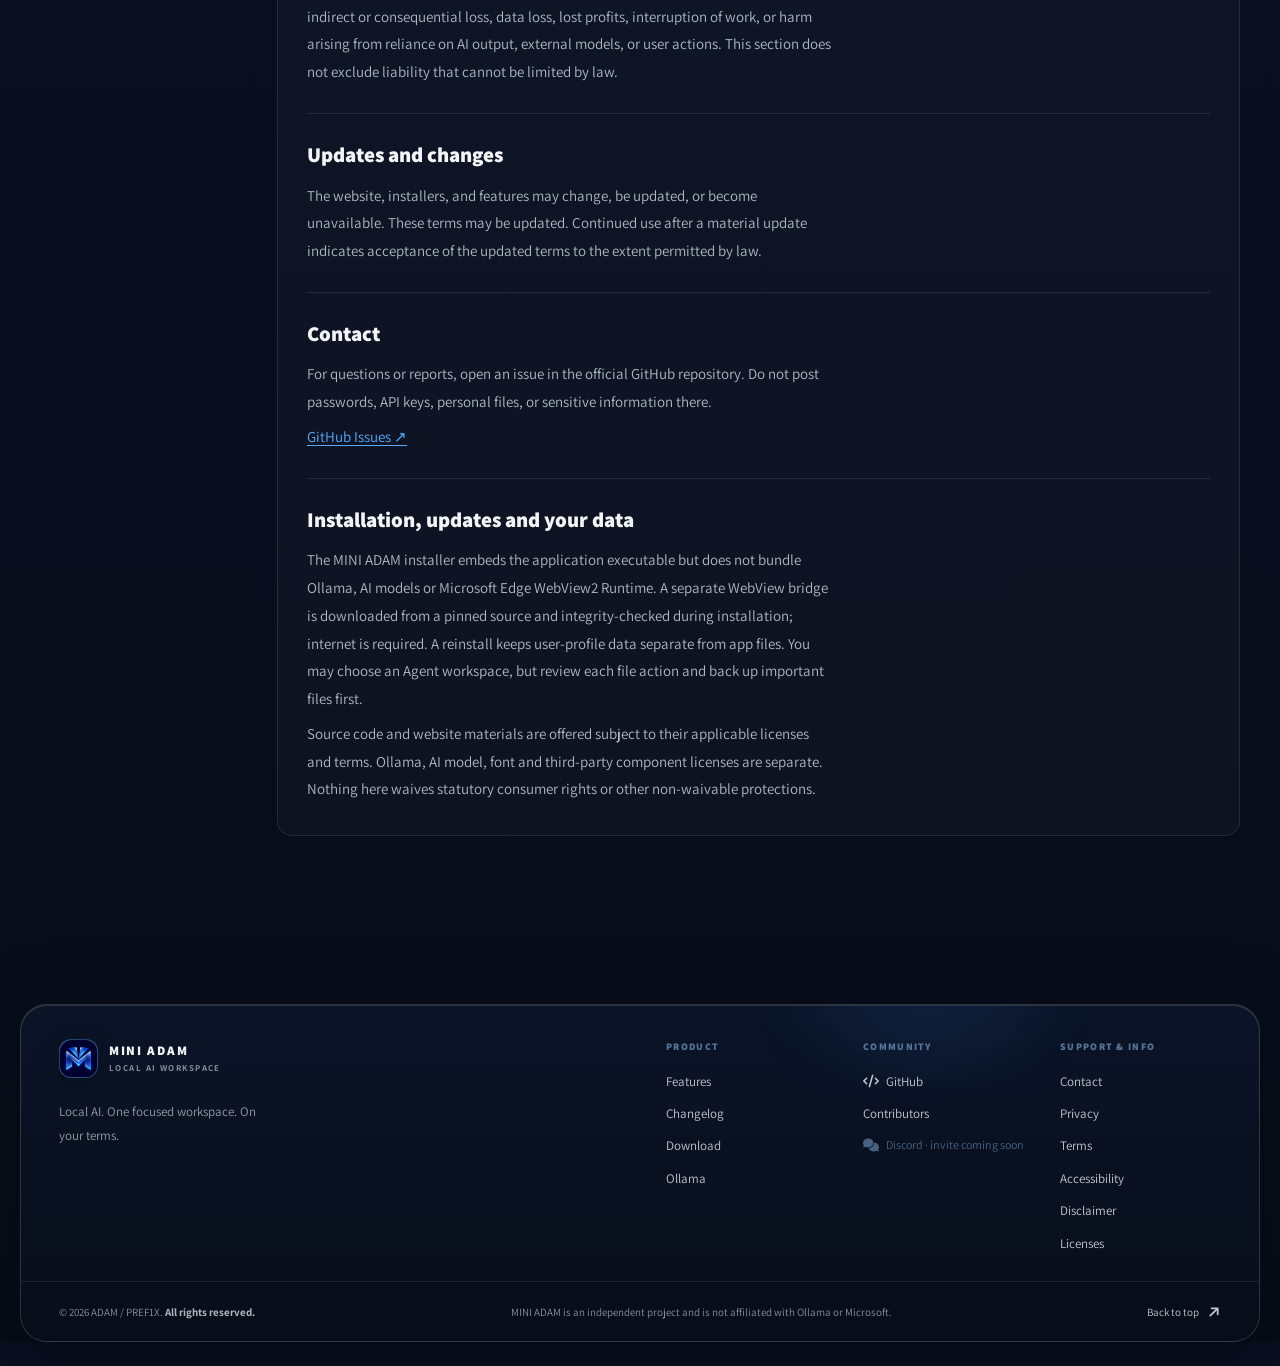
<file: docs/terms.html>
<!doctype html>
<html lang="en" dir="ltr"><head><meta charset="utf-8"><meta name="viewport" content="width=device-width,initial-scale=1"><meta name="theme-color" content="#121820"><meta name="robots" content="index,follow"><title data-he="תנאי שימוש | MINI ADAM" data-en="Terms of Use | MINI ADAM">Terms of Use | MINI ADAM</title><link rel="preconnect" href="https://fonts.googleapis.com"><link rel="preconnect" href="https://fonts.gstatic.com" crossorigin><link href="https://fonts.googleapis.com/css2?family=Assistant:wght@400..800&display=swap" rel="stylesheet"><link rel="icon" type="image/x-icon" href="./favicon.ico"><link rel="stylesheet" href="./styles.css?v=3.7.0-rc1"><script defer src="./site.js?v=3.7.0-rc1"></script></head><body>
<a class="skip-link" href="#main" data-he="דלג לתוכן" data-en="Skip to content">דלג לתוכן</a>
<header class="site-header"><div class="container nav-shell">
<a class="brand" href="./index.html#top" aria-label="MINI ADAM"><span class="brand-mark"><img src="./brand.png" alt=""></span><span class="brand-copy"><b>MINI ADAM</b><small>LOCAL AI WORKSPACE</small></span></a>
<nav class="main-nav" id="siteNav" aria-label="Main navigation">
<a href="./index.html#features" data-he="יכולות" data-en="Features">Features</a><a href="./index.html#faq" data-he="שאלות" data-en="FAQ">FAQ</a><a href="./changelog.html" data-he="יומן שינויים" data-en="Changelog">Changelog</a><a href="./contact.html" data-he="יצירת קשר" data-en="Contact">Contact</a>
</nav><div class="nav-actions">
<a class="nav-star" id="githubStarLink" href="https://github.com/pref1x-1/MiniAdam-AI" target="_blank" rel="noopener noreferrer" aria-label="MINI ADAM on GitHub"><svg class="icon" viewBox="0 0 576 512" fill="currentColor" aria-hidden="true" focusable="false"><path d="M316.9 18C311.6 7 300.4 0 288.1 0s-23.4 7-28.8 18L195 150.3 51.4 171.5c-12 1.8-22 10.2-25.7 21.7s-.7 24.2 7.9 32.7L137.8 329 113.2 474.7c-2 12 3 24.2 12.9 31.3s23 8 33.8 2.3l128.3-68.5 128.3 68.5c10.8 5.7 23.9 4.9 33.8-2.3s14.9-19.3 12.9-31.3L438.5 329 542.7 225.9c8.6-8.5 11.7-21.2 7.9-32.7s-13.7-19.9-25.7-21.7L381.2 150.3 316.9 18z"/></svg><b data-github-stars>2</b></a>
<button class="language-button" id="lang" type="button" aria-label="Switch to Hebrew"><svg class="icon" viewBox="0 0 512 512" fill="currentColor" aria-hidden="true" focusable="false"><path d="M352 256c0 22.2-1.2 43.6-3.3 64l-185.3 0c-2.2-20.4-3.3-41.8-3.3-64s1.2-43.6 3.3-64l185.3 0c2.2 20.4 3.3 41.8 3.3 64zm28.8-64l123.1 0c5.3 20.5 8.1 41.9 8.1 64s-2.8 43.5-8.1 64l-123.1 0c2.1-20.6 3.2-42 3.2-64s-1.1-43.4-3.2-64zm112.6-32l-116.7 0c-10-63.9-29.8-117.4-55.3-151.6c78.3 20.7 142 77.5 171.9 151.6zm-149.1 0l-176.6 0c6.1-36.4 15.5-68.6 27-94.7c10.5-23.6 22.2-40.7 33.5-51.5C239.4 3.2 248.7 0 256 0s16.6 3.2 27.8 13.8c11.3 10.8 23 27.9 33.5 51.5c11.6 26 20.9 58.2 27 94.7zm-209 0L18.6 160C48.6 85.9 112.2 29.1 190.6 8.4C165.1 42.6 145.3 96.1 135.3 160zM8.1 192l123.1 0c-2.1 20.6-3.2 42-3.2 64s1.1 43.4 3.2 64L8.1 320C2.8 299.5 0 278.1 0 256s2.8-43.5 8.1-64zM194.7 446.6c-11.6-26-20.9-58.2-27-94.6l176.6 0c-6.1 36.4-15.5 68.6-27 94.6c-10.5 23.6-22.2 40.7-33.5 51.5C272.6 508.8 263.3 512 256 512s-16.6-3.2-27.8-13.8c-11.3-10.8-23-27.9-33.5-51.5zM135.3 352c10 63.9 29.8 117.4 55.3 151.6C112.2 482.9 48.6 426.1 18.6 352l116.7 0zm358.1 0c-30 74.1-93.6 130.9-171.9 151.6c25.5-34.2 45.2-87.7 55.3-151.6l116.7 0z"/></svg><span class="language-code">HE</span></button>
<a class="nav-download" href="./index.html#download"><span data-he="הורדה" data-en="Download">Download</span><svg class="icon" viewBox="0 0 512 512" fill="currentColor" aria-hidden="true" focusable="false"><path d="M288 32c0-17.7-14.3-32-32-32s-32 14.3-32 32l0 242.7-73.4-73.4c-12.5-12.5-32.8-12.5-45.3 0s-12.5 32.8 0 45.3l128 128c12.5 12.5 32.8 12.5 45.3 0l128-128c12.5-12.5 12.5-32.8 0-45.3s-32.8-12.5-45.3 0L288 274.7 288 32zM64 352c-35.3 0-64 28.7-64 64l0 32c0 35.3 28.7 64 64 64l384 0c35.3 0 64-28.7 64-64l0-32c0-35.3-28.7-64-64-64l-101.5 0-45.3 45.3c-25 25-65.5 25-90.5 0L165.5 352 64 352zm368 56a24 24 0 1 1 0 48 24 24 0 1 1 0-48z"/></svg></a>
<button class="menu-button" id="menuToggle" type="button" aria-label="Open navigation" aria-expanded="false" aria-controls="siteNav"><svg class="icon" viewBox="0 0 448 512" fill="currentColor" aria-hidden="true" focusable="false"><path d="M0 96C0 78.3 14.3 64 32 64l384 0c17.7 0 32 14.3 32 32s-14.3 32-32 32L32 128C14.3 128 0 113.7 0 96zM0 256c0-17.7 14.3-32 32-32l384 0c17.7 0 32 14.3 32 32s-14.3 32-32 32L32 288c-17.7 0-32-14.3-32-32zM448 416c0 17.7-14.3 32-32 32L32 448c-17.7 0-32-14.3-32-32s14.3-32 32-32l384 0c17.7 0 32 14.3 32 32z"/></svg></button>
</div></div></header>
<main id="main" class="legal-main container">
<div class="legal-hero"><small>MINI ADAM / LEGAL</small><h1 data-he="תנאי שימוש" data-en="Terms of Use">תנאי שימוש</h1><p data-he="תנאים כלליים לשימוש באתר, להורדת MINI ADAM ולהפעלת האפליקציה. אם אינך מסכים לתנאים, אל תשתמש באתר או בתוכנה." data-en="General terms for using the website, downloading MINI ADAM, and running the app. If you do not agree, do not use the website or software.">תנאים כלליים לשימוש באתר, להורדת MINI ADAM ולהפעלת האפליקציה. אם אינך מסכים לתנאים, אל תשתמש באתר או בתוכנה.</p><div class="legal-meta" data-he="עודכן לאחרונה: 21 בנובמבר 2026" data-en="Last updated: November 21, 2026">עודכן לאחרונה: 21 בנובמבר 2026</div></div>
<div class="legal-layout"><nav class="legal-toc" aria-label="Table of contents"><small data-he="בעמוד הזה" data-en="ON THIS PAGE">בעמוד הזה</small><a href="#section-1" data-he="הסכמה והיקף" data-en="Acceptance and scope">הסכמה והיקף</a><a href="#section-2" data-he="שימוש מותר ואחריות המשתמש" data-en="Permitted use and user responsibility">שימוש מותר ואחריות המשתמש</a><a href="#section-3" data-he="קניין רוחני וזכויות יוצרים" data-en="Intellectual property and copyright">קניין רוחני וזכויות יוצרים</a><a href="#section-4" data-he="שירותים ורכיבים חיצוניים" data-en="External services and components">שירותים ורכיבים חיצוניים</a><a href="#section-5" data-he="הגבלת אחריות" data-en="Limitation of liability">הגבלת אחריות</a><a href="#section-6" data-he="עדכונים ושינויים" data-en="Updates and changes">עדכונים ושינויים</a><a href="#section-7" data-he="יצירת קשר" data-en="Contact">יצירת קשר</a></nav><article class="legal-content"><section id="section-1"><h2 data-he="הסכמה והיקף" data-en="Acceptance and scope">הסכמה והיקף</h2><p data-he="השימוש באתר ובקובצי MINI ADAM כפוף לתנאים אלה. האתר מספק מידע, קישורי הורדה ותיעוד. תנאים אלה חלים בנוסף לתנאים של GitHub, Ollama, ספקי מודלים ורכיבי צד שלישי שבהם נעשה שימוש." data-en="Use of this website and MINI ADAM files is subject to these terms. The website provides information, download links, and documentation. These terms are in addition to the terms of GitHub, Ollama, model providers, and third-party components.">השימוש באתר ובקובצי MINI ADAM כפוף לתנאים אלה. האתר מספק מידע, קישורי הורדה ותיעוד. תנאים אלה חלים בנוסף לתנאים של GitHub, Ollama, ספקי מודלים ורכיבי צד שלישי שבהם נעשה שימוש.</p></section><section id="section-2"><h2 data-he="שימוש מותר ואחריות המשתמש" data-en="Permitted use and user responsibility">שימוש מותר ואחריות המשתמש</h2><p data-he="המשתמש אחראי לבדוק שקובץ ההתקנה מתאים למערכת שלו, לאמת את מקור הקובץ ואת ערך ה־SHA-256 המפורסם, לקרוא הודעות אבטחה ולשמור גיבויים לפני פעולות שמשנות קבצים או נתונים." data-en="You are responsible for checking that the installer is suitable for your system, verifying its source and published SHA-256 value, reading security warnings, and keeping backups before actions that modify files or data.">המשתמש אחראי לבדוק שקובץ ההתקנה מתאים למערכת שלו, לאמת את מקור הקובץ ואת ערך ה־SHA-256 המפורסם, לקרוא הודעות אבטחה ולשמור גיבויים לפני פעולות שמשנות קבצים או נתונים.</p><p data-he="אין להשתמש בתוכנה לצורך פעילות בלתי חוקית, פגיעה בזכויות אחרים, הפצת נוזקה, גישה לא מורשית, או עקיפת אמצעי אבטחה. אין להסתמך על תוצרי AI ללא בדיקה עצמאית." data-en="Do not use the software for illegal activity, infringement of others’ rights, malware distribution, unauthorized access, or bypassing security controls. Do not rely on AI output without independent review.">אין להשתמש בתוכנה לצורך פעילות בלתי חוקית, פגיעה בזכויות אחרים, הפצת נוזקה, גישה לא מורשית, או עקיפת אמצעי אבטחה. אין להסתמך על תוצרי AI ללא בדיקה עצמאית.</p></section><section id="section-3"><h2 data-he="קניין רוחני וזכויות יוצרים" data-en="Intellectual property and copyright">קניין רוחני וזכויות יוצרים</h2><p data-he="קוד מקור המצוין במאגר ככפוף לרישיון MIT ניתן לשימוש, להעתקה ולהפצה בהתאם לרישיון LICENSE, גם בשימוש מסחרי. השם MINI ADAM, הלוגו, רכיבי מיתוג ונכסי צד שלישי נפרדים אינם בהכרח ניתנים לשימוש לפי MIT; יש לבדוק את הודעות הרישוי הנפרדות. אין בטקסט זה כדי לצמצם את ההיתרים שכבר ניתנו בקוד תחת MIT." data-en="Original source code marked MIT is available under the repository LICENSE, including permission to reuse and redistribute it under that license. MINI ADAM branding, logos and separately identified third-party assets are not necessarily licensed under MIT; review their own license notices before reuse.">קוד מקור המצוין במאגר ככפוף לרישיון MIT ניתן לשימוש, להעתקה ולהפצה בהתאם לרישיון LICENSE, גם בשימוש מסחרי. השם MINI ADAM, הלוגו, רכיבי מיתוג ונכסי צד שלישי נפרדים אינם בהכרח ניתנים לשימוש לפי MIT; יש לבדוק את הודעות הרישוי הנפרדות. אין בטקסט זה כדי לצמצם את ההיתרים שכבר ניתנו בקוד תחת MIT.</p><p data-he="רכיבי תוכנה, סמלים, גופנים, מודלים וסימני מסחר של צדדים שלישיים נשארים בבעלות בעלי הזכויות שלהם וכפופים לרישיונות שלהם. תנאים אלה אינם מעניקים רישיון על רכיבי צד שלישי." data-en="Third-party software, icons, fonts, models, and trademarks remain the property of their respective owners and are subject to their own licenses. These terms do not grant rights to third-party materials.">רכיבי תוכנה, סמלים, גופנים, מודלים וסימני מסחר של צדדים שלישיים נשארים בבעלות בעלי הזכויות שלהם וכפופים לרישיונות שלהם. תנאים אלה אינם מעניקים רישיון על רכיבי צד שלישי.</p></section><section id="section-4"><h2 data-he="שירותים ורכיבים חיצוניים" data-en="External services and components">שירותים ורכיבים חיצוניים</h2><p data-he="MINI ADAM עשוי להתחבר ל־Ollama, להוריד מודלים או לפתוח שירותים חיצוניים. זמינות, תוכן, תנאים, רישיונות ואופן עיבוד הנתונים של שירותים אלה נמצאים באחריות הספקים שלהם. MINI ADAM אינו קשור רשמית ל־Ollama, Microsoft, Hugging Face או לספקי מודלים." data-en="MINI ADAM may connect to Ollama, download models, or open external services. Availability, content, terms, licenses, and data handling by those services are the responsibility of their providers. MINI ADAM is not officially affiliated with Ollama, Microsoft, Hugging Face, or model providers.">MINI ADAM עשוי להתחבר ל־Ollama, להוריד מודלים או לפתוח שירותים חיצוניים. זמינות, תוכן, תנאים, רישיונות ואופן עיבוד הנתונים של שירותים אלה נמצאים באחריות הספקים שלהם. MINI ADAM אינו קשור רשמית ל־Ollama, Microsoft, Hugging Face או לספקי מודלים.</p></section><section id="section-5"><h2 data-he="הגבלת אחריות" data-en="Limitation of liability">הגבלת אחריות</h2><p data-he="האתר והתוכנה מסופקים כפי שהם (AS IS) וככל שהדין מתיר, ללא התחייבות להתאמה למטרה מסוימת, פעולה ללא הפרעות, דיוק, זמינות או היעדר שגיאות. אין בכך לגרוע מזכויות שלא ניתן להתנות עליהן לפי דין." data-en="The website and software are provided “AS IS” and, to the extent permitted by law, without warranties of fitness for a particular purpose, uninterrupted operation, accuracy, availability, or error-free operation. This does not limit rights that cannot be excluded by law.">האתר והתוכנה מסופקים כפי שהם (AS IS) וככל שהדין מתיר, ללא התחייבות להתאמה למטרה מסוימת, פעולה ללא הפרעות, דיוק, זמינות או היעדר שגיאות. אין בכך לגרוע מזכויות שלא ניתן להתנות עליהן לפי דין.</p><p data-he="במידה המרבית המותרת לפי דין, מפעיל הפרויקט לא יהיה אחראי לנזק עקיף, תוצאתי, אובדן נתונים, אובדן רווחים, הפסקת עבודה או נזק הנובע מהסתמכות על תוצרי AI, שימוש במודלים חיצוניים או פעולות המשתמש. אין בסעיף זה כדי לפטור מאחריות שאינה ניתנת להגבלה לפי דין." data-en="To the maximum extent permitted by law, the project operator will not be liable for indirect or consequential loss, data loss, lost profits, interruption of work, or harm arising from reliance on AI output, external models, or user actions. This section does not exclude liability that cannot be limited by law.">במידה המרבית המותרת לפי דין, מפעיל הפרויקט לא יהיה אחראי לנזק עקיף, תוצאתי, אובדן נתונים, אובדן רווחים, הפסקת עבודה או נזק הנובע מהסתמכות על תוצרי AI, שימוש במודלים חיצוניים או פעולות המשתמש. אין בסעיף זה כדי לפטור מאחריות שאינה ניתנת להגבלה לפי דין.</p></section><section id="section-6"><h2 data-he="עדכונים ושינויים" data-en="Updates and changes">עדכונים ושינויים</h2><p data-he="האתר, קובצי ההתקנה והתכונות עשויים להשתנות, להתעדכן או להפסיק להיות זמינים. תנאים אלה עשויים להתעדכן מעת לעת; המשך שימוש לאחר פרסום שינוי מהותי מהווה הסכמה לתנאים המעודכנים, ככל שהדין מאפשר זאת." data-en="The website, installers, and features may change, be updated, or become unavailable. These terms may be updated. Continued use after a material update indicates acceptance of the updated terms to the extent permitted by law.">האתר, קובצי ההתקנה והתכונות עשויים להשתנות, להתעדכן או להפסיק להיות זמינים. תנאים אלה עשויים להתעדכן מעת לעת; המשך שימוש לאחר פרסום שינוי מהותי מהווה הסכמה לתנאים המעודכנים, ככל שהדין מאפשר זאת.</p></section><section id="section-7"><h2 data-he="יצירת קשר" data-en="Contact">יצירת קשר</h2><p data-he="לשאלות או דיווחים אפשר לפתוח Issue במאגר GitHub הרשמי. אין לפרסם שם סיסמאות, מפתחות API, קבצים אישיים או מידע רגיש." data-en="For questions or reports, open an issue in the official GitHub repository. Do not post passwords, API keys, personal files, or sensitive information there.">לשאלות או דיווחים אפשר לפתוח Issue במאגר GitHub הרשמי. אין לפרסם שם סיסמאות, מפתחות API, קבצים אישיים או מידע רגיש.</p><p><a href="https://github.com/pref1x-1/MiniAdam-AI/issues" target="_blank" rel="noopener noreferrer">GitHub Issues ↗</a></p></section><section id="installation-data-disclosure"><h2 data-he="התקנה, עדכונים ושמירת נתונים" data-en="Installation, updates and your data">Installation, updates and your data</h2><p data-he="מתקין MINI ADAM כולל את קובץ התוכנה אך אינו כולל את Ollama, מודלים או Microsoft Edge WebView2 Runtime. רכיב WebView נוסף יורד ממקור מקובע ומאומת בזמן התקנה; נדרש חיבור לאינטרנט. בהתקנה מחדש הקבצים האישיים נשמרים במיקום נפרד. ניתן לבחור תיקיית Agent, אך כל כתיבה דורשת אישור ופעולות על קבצים חשובות יש לגבות מראש." data-en="The MINI ADAM installer embeds the application executable but does not bundle Ollama, AI models or Microsoft Edge WebView2 Runtime. A separate WebView bridge is downloaded from a pinned source and integrity-checked during installation; internet is required. A reinstall keeps user-profile data separate from app files. You may choose an Agent workspace, but review each file action and back up important files first.">Installation conditions</p><p data-he="הקוד ותכני האתר מסופקים בהתאם לרישיונות ולתנאים הרלוונטיים. רישיונות של Ollama, מודלים, גופנים ורכיבי צד שלישי הם נפרדים. מידע זה אינו מצמצם זכויות צרכניות או זכויות אחרות שלא ניתן לוותר עליהן על פי דין." data-en="Source code and website materials are offered subject to their applicable licenses and terms. Ollama, AI model, font and third-party component licenses are separate. Nothing here waives statutory consumer rights or other non-waivable protections.">License notice</p></section></article></div>
</main>
<footer class="site-footer"><div class="container footer-main">
<div class="footer-brand"><a class="brand" href="./index.html#top"><span class="brand-mark"><img src="./brand.png" alt=""></span><span class="brand-copy"><b>MINI ADAM</b><small>LOCAL AI WORKSPACE</small></span></a><p class="footer-tagline" data-he="AI מקומי. סביבת עבודה אחת. בשליטה שלך." data-en="Local AI. One focused workspace. On your terms.">Local AI. One focused workspace. On your terms.</p></div>
<div class="footer-links">
<div><small data-he="המוצר" data-en="PRODUCT">PRODUCT</small><a href="./index.html#features" data-he="יכולות" data-en="Features">Features</a><a href="./changelog.html" data-he="יומן שינויים" data-en="Changelog">Changelog</a><a href="./index.html#download" data-he="הורדה" data-en="Download">Download</a><a href="https://ollama.com/download" target="_blank" rel="noopener noreferrer">Ollama</a></div>
<div><small data-he="קהילה" data-en="COMMUNITY">COMMUNITY</small><a href="https://github.com/pref1x-1/MiniAdam-AI" target="_blank" rel="noopener noreferrer"><svg class="icon" viewBox="0 0 640 512" fill="currentColor" aria-hidden="true" focusable="false"><path d="M392.8 1.2c-17-4.9-34.7 5-39.6 22l-128 448c-4.9 17 5 34.7 22 39.6s34.7-5 39.6-22l128-448c4.9-17-5-34.7-22-39.6zm80.6 120.1c-12.5 12.5-12.5 32.8 0 45.3L562.7 256l-89.4 89.4c-12.5 12.5-12.5 32.8 0 45.3s32.8 12.5 45.3 0l112-112c12.5-12.5 12.5-32.8 0-45.3l-112-112c-12.5-12.5-32.8-12.5-45.3 0zm-306.7 0c-12.5-12.5-32.8-12.5-45.3 0l-112 112c-12.5 12.5-12.5 32.8 0 45.3l112 112c12.5 12.5 32.8 12.5 45.3 0s12.5-32.8 0-45.3L77.3 256l89.4-89.4c12.5-12.5 12.5-32.8 0-45.3z"/></svg> GitHub</a><a href="https://github.com/pref1x-1/MiniAdam-AI/graphs/contributors" target="_blank" rel="noopener noreferrer" data-he="תורמים לפרויקט" data-en="Contributors">Contributors</a><span class="footer-link is-disabled" aria-disabled="true"><svg class="icon" viewBox="0 0 640 512" fill="currentColor" aria-hidden="true" focusable="false"><path d="M208 352c114.9 0 208-78.8 208-176S322.9 0 208 0S0 78.8 0 176c0 38.6 14.7 74.3 39.6 103.4c-3.5 9.4-8.7 17.7-14.2 24.7c-4.8 6.2-9.7 11-13.3 14.3c-1.8 1.6-3.3 2.9-4.3 3.7c-.5 .4-.9 .7-1.1 .8l-.2 .2s0 0 0 0s0 0 0 0C1 327.2-1.4 334.4 .8 340.9S9.1 352 16 352c21.8 0 43.8-5.6 62.1-12.5c9.2-3.5 17.8-7.4 25.2-11.4C134.1 343.3 169.8 352 208 352zM448 176c0 112.3-99.1 196.9-216.5 207C255.8 457.4 336.4 512 432 512c38.2 0 73.9-8.7 104.7-23.9c7.5 4 16 7.9 25.2 11.4c18.3 6.9 40.3 12.5 62.1 12.5c6.9 0 13.1-4.5 15.2-11.1c2.1-6.6-.2-13.8-5.8-17.9c0 0 0 0 0 0s0 0 0 0l-.2-.2c-.2-.2-.6-.4-1.1-.8c-1-.8-2.5-2-4.3-3.7c-3.6-3.3-8.5-8.1-13.3-14.3c-5.5-7-10.7-15.4-14.2-24.7c24.9-29 39.6-64.7 39.6-103.4c0-92.8-84.9-168.9-192.6-175.5c.4 5.1 .6 10.3 .6 15.5z"/></svg><span data-he="Discord · ההזמנה תתווסף בקרוב" data-en="Discord · invite coming soon">Discord · invite coming soon</span></span></div>
<div><small data-he="תמיכה ומידע" data-en="SUPPORT & INFO">SUPPORT & INFO</small><a href="./contact.html" data-he="יצירת קשר" data-en="Contact">Contact</a><a href="./privacy.html" data-he="פרטיות" data-en="Privacy">Privacy</a><a href="./terms.html" data-he="תנאים" data-en="Terms">Terms</a><a href="./accessibility.html" data-he="נגישות" data-en="Accessibility">Accessibility</a><a href="./disclaimer.html" data-he="הסתייגות" data-en="Disclaimer">Disclaimer</a><a href="./third-party.html" data-he="רישיונות" data-en="Licenses">Licenses</a></div>
</div></div>
<div class="container footer-bottom"><span>© 2026 ADAM / PREF1X. <b data-he="כל הזכויות שמורות." data-en="All rights reserved.">All rights reserved.</b></span><span data-he="MINI ADAM הוא פרויקט עצמאי ואינו קשור ל־Ollama או ל־Microsoft." data-en="MINI ADAM is an independent project and is not affiliated with Ollama or Microsoft.">MINI ADAM is an independent project and is not affiliated with Ollama or Microsoft.</span><a href="./index.html#top" class="back-top"><span data-he="חזרה למעלה" data-en="Back to top">Back to top</span><svg class="icon" viewBox="0 0 448 512" fill="currentColor" aria-hidden="true" focusable="false"><path d="M438.6 278.6c12.5-12.5 12.5-32.8 0-45.3l-160-160c-12.5-12.5-32.8-12.5-45.3 0s-12.5 32.8 0 45.3L338.8 224 32 224c-17.7 0-32 14.3-32 32s14.3 32 32 32l306.7 0L233.4 393.4c-12.5 12.5-12.5 32.8 0 45.3s32.8 12.5 45.3 0l160-160z"/></svg></a></div></footer>
<div class="a11y-root">
<button class="a11y-trigger" id="a11yTrigger" type="button" aria-haspopup="dialog" aria-expanded="false" aria-controls="a11yPanel" aria-label="פתח תפריט נגישות">
  <svg class="icon" viewBox="0 0 512 512" fill="currentColor" aria-hidden="true" focusable="false"><path d="M0 256a256 256 0 1 1 512 0A256 256 0 1 1 0 256zm161.5-86.1c-12.2-5.2-26.3 .4-31.5 12.6s.4 26.3 12.6 31.5l11.9 5.1c17.3 7.4 35.2 12.9 53.6 16.3l0 50.1c0 4.3-.7 8.6-2.1 12.6l-28.7 86.1c-4.2 12.6 2.6 26.2 15.2 30.4s26.2-2.6 30.4-15.2l24.4-73.2c1.3-3.8 4.8-6.4 8.8-6.4s7.6 2.6 8.8 6.4l24.4 73.2c4.2 12.6 17.8 19.4 30.4 15.2s19.4-17.8 15.2-30.4l-28.7-86.1c-1.4-4.1-2.1-8.3-2.1-12.6l0-50.1c18.4-3.5 36.3-8.9 53.6-16.3l11.9-5.1c12.2-5.2 17.8-19.3 12.6-31.5s-19.3-17.8-31.5-12.6L338.7 175c-26.1 11.2-54.2 17-82.7 17s-56.5-5.8-82.7-17l-11.9-5.1zM256 160a40 40 0 1 0 0-80 40 40 0 1 0 0 80z"/></svg><span class="a11y-trigger-label" dir="auto" data-he="נגישות" data-en="Accessibility">נגישות</span>
</button>
<section class="a11y-panel" id="a11yPanel" role="dialog" aria-modal="true" aria-labelledby="a11yTitle" hidden>
  <header class="a11y-panel-head"><div><small data-he="התאמה אישית" data-en="PERSONALIZE">התאמה אישית</small><h2 id="a11yTitle" data-he="אפשרויות נגישות" data-en="Accessibility options">אפשרויות נגישות</h2></div><button class="a11y-close" id="a11yClose" type="button" aria-label="סגירת תפריט נגישות"><svg class="icon" viewBox="0 0 384 512" fill="currentColor" aria-hidden="true" focusable="false"><path d="M342.6 150.6c12.5-12.5 12.5-32.8 0-45.3s-32.8-12.5-45.3 0L192 210.7 86.6 105.4c-12.5-12.5-32.8-12.5-45.3 0s-12.5 32.8 0 45.3L146.7 256 41.4 361.4c-12.5 12.5-12.5 32.8 0 45.3s32.8 12.5 45.3 0L192 301.3 297.4 406.6c12.5 12.5 32.8 12.5 45.3 0s12.5-32.8 0-45.3L237.3 256 342.6 150.6z"/></svg></button></header>
  <div class="a11y-size-row"><span data-he="גודל טקסט" data-en="Text size">גודל טקסט</span><div><button type="button" data-a11y-action="decrease" aria-label="הקטנת טקסט"><svg class="icon" viewBox="0 0 448 512" fill="currentColor" aria-hidden="true" focusable="false"><path d="M432 256c0 17.7-14.3 32-32 32L48 288c-17.7 0-32-14.3-32-32s14.3-32 32-32l352 0c17.7 0 32 14.3 32 32z"/></svg></button><output id="a11yScale">100%</output><button type="button" data-a11y-action="increase" aria-label="הגדלת טקסט"><svg class="icon" viewBox="0 0 448 512" fill="currentColor" aria-hidden="true" focusable="false"><path d="M256 80c0-17.7-14.3-32-32-32s-32 14.3-32 32l0 144L48 224c-17.7 0-32 14.3-32 32s14.3 32 32 32l144 0 0 144c0 17.7 14.3 32 32 32s32-14.3 32-32l0-144 144 0c17.7 0 32-14.3 32-32s-14.3-32-32-32l-144 0 0-144z"/></svg></button></div></div>
  <div class="a11y-options">
    <button type="button" data-a11y-toggle="contrast" aria-pressed="false"><svg class="icon" viewBox="0 0 512 512" fill="currentColor" aria-hidden="true" focusable="false"><path d="M448 256c0-106-86-192-192-192l0 384c106 0 192-86 192-192zM0 256a256 256 0 1 1 512 0A256 256 0 1 1 0 256z"/></svg><span data-he="ניגודיות גבוהה" data-en="High contrast">ניגודיות גבוהה</span><i></i></button>
    <button type="button" data-a11y-toggle="links" aria-pressed="false"><svg class="icon" viewBox="0 0 448 512" fill="currentColor" aria-hidden="true" focusable="false"><path d="M16 64c0-17.7 14.3-32 32-32l96 0c17.7 0 32 14.3 32 32s-14.3 32-32 32l-16 0 0 128c0 53 43 96 96 96s96-43 96-96l0-128-16 0c-17.7 0-32-14.3-32-32s14.3-32 32-32l96 0c17.7 0 32 14.3 32 32s-14.3 32-32 32l-16 0 0 128c0 88.4-71.6 160-160 160s-160-71.6-160-160L64 96 48 96C30.3 96 16 81.7 16 64zM0 448c0-17.7 14.3-32 32-32l384 0c17.7 0 32 14.3 32 32s-14.3 32-32 32L32 480c-17.7 0-32-14.3-32-32z"/></svg><span data-he="הדגשת קישורים" data-en="Highlight links">הדגשת קישורים</span><i></i></button>
    <button type="button" data-a11y-toggle="readable" aria-pressed="false"><svg class="icon" viewBox="0 0 448 512" fill="currentColor" aria-hidden="true" focusable="false"><path d="M254 52.8C249.3 40.3 237.3 32 224 32s-25.3 8.3-30 20.8L57.8 416 32 416c-17.7 0-32 14.3-32 32s14.3 32 32 32l96 0c17.7 0 32-14.3 32-32s-14.3-32-32-32l-1.8 0 18-48 159.6 0 18 48-1.8 0c-17.7 0-32 14.3-32 32s14.3 32 32 32l96 0c17.7 0 32-14.3 32-32s-14.3-32-32-32l-25.8 0L254 52.8zM279.8 304l-111.6 0L224 155.1 279.8 304z"/></svg><span data-he="גופן קריא" data-en="Readable font">גופן קריא</span><i></i></button>
    <button type="button" data-a11y-toggle="grayscale" aria-pressed="false"><svg class="icon" viewBox="0 0 576 512" fill="currentColor" aria-hidden="true" focusable="false"><path d="M288 32c-80.8 0-145.5 36.8-192.6 80.6C48.6 156 17.3 208 2.5 243.7c-3.3 7.9-3.3 16.7 0 24.6C17.3 304 48.6 356 95.4 399.4C142.5 443.2 207.2 480 288 480s145.5-36.8 192.6-80.6c46.8-43.5 78.1-95.4 93-131.1c3.3-7.9 3.3-16.7 0-24.6c-14.9-35.7-46.2-87.7-93-131.1C433.5 68.8 368.8 32 288 32zM144 256a144 144 0 1 1 288 0 144 144 0 1 1 -288 0zm144-64c0 35.3-28.7 64-64 64c-7.1 0-13.9-1.2-20.3-3.3c-5.5-1.8-11.9 1.6-11.7 7.4c.3 6.9 1.3 13.8 3.2 20.7c13.7 51.2 66.4 81.6 117.6 67.9s81.6-66.4 67.9-117.6c-11.1-41.5-47.8-69.4-88.6-71.1c-5.8-.2-9.2 6.1-7.4 11.7c2.1 6.4 3.3 13.2 3.3 20.3z"/></svg><span data-he="גווני אפור" data-en="Grayscale">גווני אפור</span><i></i></button>
    <button type="button" data-a11y-toggle="spacing" aria-pressed="false"><svg class="icon" viewBox="0 0 448 512" fill="currentColor" aria-hidden="true" focusable="false"><path d="M254 52.8C249.3 40.3 237.3 32 224 32s-25.3 8.3-30 20.8L57.8 416 32 416c-17.7 0-32 14.3-32 32s14.3 32 32 32l96 0c17.7 0 32-14.3 32-32s-14.3-32-32-32l-1.8 0 18-48 159.6 0 18 48-1.8 0c-17.7 0-32 14.3-32 32s14.3 32 32 32l96 0c17.7 0 32-14.3 32-32s-14.3-32-32-32l-25.8 0L254 52.8zM279.8 304l-111.6 0L224 155.1 279.8 304z"/></svg><span data-he="ריווח טקסט" data-en="Text spacing">ריווח טקסט</span><i></i></button>
    <button type="button" data-a11y-toggle="motion" aria-pressed="false"><svg class="icon" viewBox="0 0 320 512" fill="currentColor" aria-hidden="true" focusable="false"><path d="M160 48a48 48 0 1 1 96 0 48 48 0 1 1 -96 0zM126.5 199.3c-1 .4-1.9 .8-2.9 1.2l-8 3.5c-16.4 7.3-29 21.2-34.7 38.2l-2.6 7.8c-5.6 16.8-23.7 25.8-40.5 20.2s-25.8-23.7-20.2-40.5l2.6-7.8c11.4-34.1 36.6-61.9 69.4-76.5l8-3.5c20.8-9.2 43.3-14 66.1-14c44.6 0 84.8 26.8 101.9 67.9L281 232.7l21.4 10.7c15.8 7.9 22.2 27.1 14.3 42.9s-27.1 22.2-42.9 14.3L247 287.3c-10.3-5.2-18.4-13.8-22.8-24.5l-9.6-23-19.3 65.5 49.5 54c5.4 5.9 9.2 13 11.2 20.8l23 92.1c4.3 17.1-6.1 34.5-23.3 38.8s-34.5-6.1-38.8-23.3l-22-88.1-70.7-77.1c-14.8-16.1-20.3-38.6-14.7-59.7l16.9-63.5zM68.7 398l25-62.4c2.1 3 4.5 5.8 7 8.6l40.7 44.4-14.5 36.2c-2.4 6-6 11.5-10.6 16.1L54.6 502.6c-12.5 12.5-32.8 12.5-45.3 0s-12.5-32.8 0-45.3L68.7 398z"/></svg><span data-he="הפחתת תנועה" data-en="Reduce motion">הפחתת תנועה</span><i></i></button>
    <button type="button" data-a11y-action="reset"><svg class="icon" viewBox="0 0 512 512" fill="currentColor" aria-hidden="true" focusable="false"><path d="M105.1 202.6c7.7-21.8 20.2-42.3 37.8-59.8c62.5-62.5 163.8-62.5 226.3 0L386.3 160 352 160c-17.7 0-32 14.3-32 32s14.3 32 32 32l111.5 0c0 0 0 0 0 0l.4 0c17.7 0 32-14.3 32-32l0-112c0-17.7-14.3-32-32-32s-32 14.3-32 32l0 35.2L414.4 97.6c-87.5-87.5-229.3-87.5-316.8 0C73.2 122 55.6 150.7 44.8 181.4c-5.9 16.7 2.9 34.9 19.5 40.8s34.9-2.9 40.8-19.5zM39 289.3c-5 1.5-9.8 4.2-13.7 8.2c-4 4-6.7 8.8-8.1 14c-.3 1.2-.6 2.5-.8 3.8c-.3 1.7-.4 3.4-.4 5.1L16 432c0 17.7 14.3 32 32 32s32-14.3 32-32l0-35.1 17.6 17.5c0 0 0 0 0 0c87.5 87.4 229.3 87.4 316.7 0c24.4-24.4 42.1-53.1 52.9-83.8c5.9-16.7-2.9-34.9-19.5-40.8s-34.9 2.9-40.8 19.5c-7.7 21.8-20.2 42.3-37.8 59.8c-62.5 62.5-163.8 62.5-226.3 0l-.1-.1L125.6 352l34.4 0c17.7 0 32-14.3 32-32s-14.3-32-32-32L48.4 288c-1.6 0-3.2 .1-4.8 .3s-3.1 .5-4.6 1z"/></svg><span data-he="איפוס הגדרות" data-en="Reset settings">איפוס הגדרות</span></button>
  </div>
  <p class="a11y-feedback" id="a11yFeedback" aria-live="polite" data-he="ההעדפות נשמרות בדפדפן במכשיר שלך." data-en="Preferences are saved in this browser on your device.">ההעדפות נשמרות בדפדפן במכשיר שלך.</p>
</section>
</div>
</body></html>
</file>
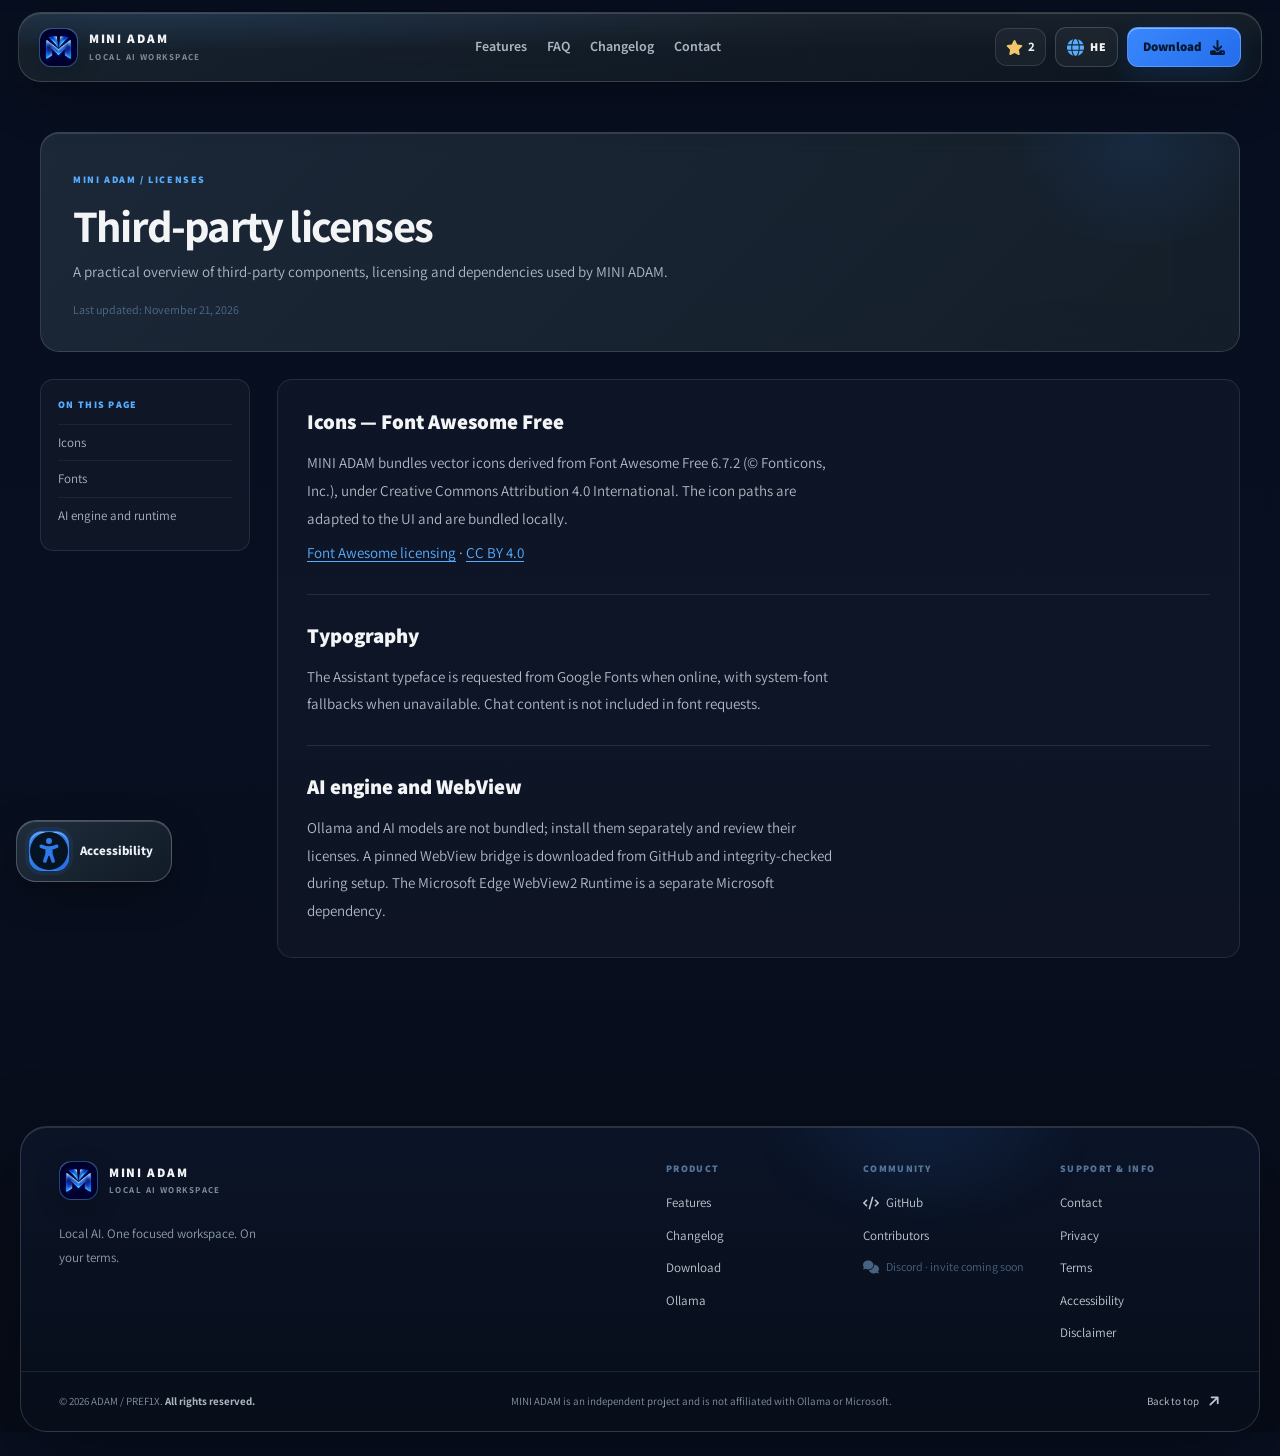
<file: docs/third-party.html>
<!doctype html>
<html lang="en" dir="ltr"><head><meta charset="utf-8"><meta name="viewport" content="width=device-width,initial-scale=1"><meta name="theme-color" content="#121820"><meta name="robots" content="index,follow"><title data-he="רכיבי צד שלישי ורישיונות | MINI ADAM" data-en="Third-party Licenses | MINI ADAM">Third-party Licenses | MINI ADAM</title><link rel="preconnect" href="https://fonts.googleapis.com"><link rel="preconnect" href="https://fonts.gstatic.com" crossorigin><link href="https://fonts.googleapis.com/css2?family=Assistant:wght@400..800&display=swap" rel="stylesheet"><link rel="icon" type="image/x-icon" href="./favicon.ico"><link rel="stylesheet" href="./styles.css?v=3.7.0-rc1"><script defer src="./site.js?v=3.7.0-rc1"></script></head><body>
<a class="skip-link" href="#main" data-he="דלג לתוכן" data-en="Skip to content">דלג לתוכן</a>
<header class="site-header"><div class="container nav-shell">
<a class="brand" href="./index.html#top" aria-label="MINI ADAM"><span class="brand-mark"><img src="./brand.png" alt=""></span><span class="brand-copy"><b>MINI ADAM</b><small>LOCAL AI WORKSPACE</small></span></a>
<nav class="main-nav" id="siteNav" aria-label="Main navigation">
<a href="./index.html#features" data-he="יכולות" data-en="Features">Features</a><a href="./index.html#faq" data-he="שאלות" data-en="FAQ">FAQ</a><a href="./changelog.html" data-he="יומן שינויים" data-en="Changelog">Changelog</a><a href="./contact.html" data-he="יצירת קשר" data-en="Contact">Contact</a>
</nav><div class="nav-actions">
<a class="nav-star" id="githubStarLink" href="https://github.com/pref1x-1/MiniAdam-AI" target="_blank" rel="noopener noreferrer" aria-label="MINI ADAM on GitHub"><svg class="icon" viewBox="0 0 576 512" fill="currentColor" aria-hidden="true" focusable="false"><path d="M316.9 18C311.6 7 300.4 0 288.1 0s-23.4 7-28.8 18L195 150.3 51.4 171.5c-12 1.8-22 10.2-25.7 21.7s-.7 24.2 7.9 32.7L137.8 329 113.2 474.7c-2 12 3 24.2 12.9 31.3s23 8 33.8 2.3l128.3-68.5 128.3 68.5c10.8 5.7 23.9 4.9 33.8-2.3s14.9-19.3 12.9-31.3L438.5 329 542.7 225.9c8.6-8.5 11.7-21.2 7.9-32.7s-13.7-19.9-25.7-21.7L381.2 150.3 316.9 18z"/></svg><b data-github-stars>2</b></a>
<button class="language-button" id="lang" type="button" aria-label="Switch to Hebrew"><svg class="icon" viewBox="0 0 512 512" fill="currentColor" aria-hidden="true" focusable="false"><path d="M352 256c0 22.2-1.2 43.6-3.3 64l-185.3 0c-2.2-20.4-3.3-41.8-3.3-64s1.2-43.6 3.3-64l185.3 0c2.2 20.4 3.3 41.8 3.3 64zm28.8-64l123.1 0c5.3 20.5 8.1 41.9 8.1 64s-2.8 43.5-8.1 64l-123.1 0c2.1-20.6 3.2-42 3.2-64s-1.1-43.4-3.2-64zm112.6-32l-116.7 0c-10-63.9-29.8-117.4-55.3-151.6c78.3 20.7 142 77.5 171.9 151.6zm-149.1 0l-176.6 0c6.1-36.4 15.5-68.6 27-94.7c10.5-23.6 22.2-40.7 33.5-51.5C239.4 3.2 248.7 0 256 0s16.6 3.2 27.8 13.8c11.3 10.8 23 27.9 33.5 51.5c11.6 26 20.9 58.2 27 94.7zm-209 0L18.6 160C48.6 85.9 112.2 29.1 190.6 8.4C165.1 42.6 145.3 96.1 135.3 160zM8.1 192l123.1 0c-2.1 20.6-3.2 42-3.2 64s1.1 43.4 3.2 64L8.1 320C2.8 299.5 0 278.1 0 256s2.8-43.5 8.1-64zM194.7 446.6c-11.6-26-20.9-58.2-27-94.6l176.6 0c-6.1 36.4-15.5 68.6-27 94.6c-10.5 23.6-22.2 40.7-33.5 51.5C272.6 508.8 263.3 512 256 512s-16.6-3.2-27.8-13.8c-11.3-10.8-23-27.9-33.5-51.5zM135.3 352c10 63.9 29.8 117.4 55.3 151.6C112.2 482.9 48.6 426.1 18.6 352l116.7 0zm358.1 0c-30 74.1-93.6 130.9-171.9 151.6c25.5-34.2 45.2-87.7 55.3-151.6l116.7 0z"/></svg><span class="language-code">HE</span></button>
<a class="nav-download" href="./index.html#download"><span data-he="הורדה" data-en="Download">Download</span><svg class="icon" viewBox="0 0 512 512" fill="currentColor" aria-hidden="true" focusable="false"><path d="M288 32c0-17.7-14.3-32-32-32s-32 14.3-32 32l0 242.7-73.4-73.4c-12.5-12.5-32.8-12.5-45.3 0s-12.5 32.8 0 45.3l128 128c12.5 12.5 32.8 12.5 45.3 0l128-128c12.5-12.5 12.5-32.8 0-45.3s-32.8-12.5-45.3 0L288 274.7 288 32zM64 352c-35.3 0-64 28.7-64 64l0 32c0 35.3 28.7 64 64 64l384 0c35.3 0 64-28.7 64-64l0-32c0-35.3-28.7-64-64-64l-101.5 0-45.3 45.3c-25 25-65.5 25-90.5 0L165.5 352 64 352zm368 56a24 24 0 1 1 0 48 24 24 0 1 1 0-48z"/></svg></a>
<button class="menu-button" id="menuToggle" type="button" aria-label="Open navigation" aria-expanded="false" aria-controls="siteNav"><svg class="icon" viewBox="0 0 448 512" fill="currentColor" aria-hidden="true" focusable="false"><path d="M0 96C0 78.3 14.3 64 32 64l384 0c17.7 0 32 14.3 32 32s-14.3 32-32 32L32 128C14.3 128 0 113.7 0 96zM0 256c0-17.7 14.3-32 32-32l384 0c17.7 0 32 14.3 32 32s-14.3 32-32 32L32 288c-17.7 0-32-14.3-32-32zM448 416c0 17.7-14.3 32-32 32L32 448c-17.7 0-32-14.3-32-32s14.3-32 32-32l384 0c17.7 0 32 14.3 32 32z"/></svg></button>
</div></div></header>
<main id="main" class="legal-main container"><div class="legal-hero"><small>MINI ADAM / LICENSES</small><h1 data-he="רכיבי צד שלישי ורישיונות" data-en="Third-party licenses">רכיבי צד שלישי ורישיונות</h1><p data-he="רשימה תמציתית של ספקי רכיבים, תנאי שימוש והבהרות לתוכנת MINI ADAM." data-en="A practical overview of third-party components, licensing and dependencies used by MINI ADAM.">רשימה תמציתית של ספקי רכיבים, תנאי שימוש והבהרות לתוכנת MINI ADAM.</p><div class="legal-meta" data-he="עודכן לאחרונה: 21 בנובמבר 2026" data-en="Last updated: November 21, 2026">עודכן לאחרונה: 21 בנובמבר 2026</div></div><div class="legal-layout"><nav class="legal-toc" aria-label="Table of contents"><small data-he="בעמוד הזה" data-en="ON THIS PAGE">בעמוד הזה</small><a href="#icons" data-he="אייקונים" data-en="Icons">אייקונים</a><a href="#fonts" data-he="גופנים" data-en="Fonts">גופנים</a><a href="#runtime" data-he="מודלים ומנוע" data-en="AI engine and runtime">מודלים ומנוע</a></nav><article class="legal-content"><section id="icons"><h2 data-he="אייקונים — Font Awesome Free" data-en="Icons — Font Awesome Free">Font Awesome Free</h2><p data-he="MINI ADAM כולל אייקונים וקטוריים מ־Font Awesome Free 6.7.2 (© Fonticons, Inc.), ברישיון Creative Commons Attribution 4.0 International. הקווים הותאמו לממשק והקבצים הווקטוריים כלולים במוצר." data-en="MINI ADAM bundles vector icons derived from Font Awesome Free 6.7.2 (© Fonticons, Inc.), under Creative Commons Attribution 4.0 International. The icon paths are adapted to the UI and are bundled locally.">Font Awesome notice</p><p><a href="https://fontawesome.com/license/free" target="_blank" rel="noopener noreferrer">Font Awesome licensing</a> · <a href="https://creativecommons.org/licenses/by/4.0/" target="_blank" rel="noopener noreferrer">CC BY 4.0</a></p></section><section id="fonts"><h2 data-he="גופנים" data-en="Typography">Typography</h2><p data-he="גופן Assistant נטען מ־Google Fonts כאשר יש חיבור. אם הוא אינו זמין, משתמשים בגופני מערכת. תוכן השיחות אינו נכלל בבקשות הגופנים." data-en="The Assistant typeface is requested from Google Fonts when online, with system-font fallbacks when unavailable. Chat content is not included in font requests.">Assistant font</p></section><section id="runtime"><h2 data-he="מנוע AI ורכיב WebView" data-en="AI engine and WebView">AI engine and WebView</h2><p data-he="Ollama ומודלי AI אינם כלולים במתקין. יש להתקין אותם בנפרד לפי הרישיונות המתאימים. רכיב WebView נוסף יורד ממקור GitHub מקובע בזמן ההתקנה ונבדק לפני התקנה. Microsoft Edge WebView2 Runtime הוא רכיב נפרד של Microsoft." data-en="Ollama and AI models are not bundled; install them separately and review their licenses. A pinned WebView bridge is downloaded from GitHub and integrity-checked during setup. The Microsoft Edge WebView2 Runtime is a separate Microsoft dependency.">Runtime notice</p></section></article></div></main>
<footer class="site-footer"><div class="container footer-main">
<div class="footer-brand"><a class="brand" href="./index.html#top"><span class="brand-mark"><img src="./brand.png" alt=""></span><span class="brand-copy"><b>MINI ADAM</b><small>LOCAL AI WORKSPACE</small></span></a><p class="footer-tagline" data-he="AI מקומי. סביבת עבודה אחת. בשליטה שלך." data-en="Local AI. One focused workspace. On your terms.">Local AI. One focused workspace. On your terms.</p></div>
<div class="footer-links">
<div><small data-he="המוצר" data-en="PRODUCT">PRODUCT</small><a href="./index.html#features" data-he="יכולות" data-en="Features">Features</a><a href="./changelog.html" data-he="יומן שינויים" data-en="Changelog">Changelog</a><a href="./index.html#download" data-he="הורדה" data-en="Download">Download</a><a href="https://ollama.com/download" target="_blank" rel="noopener noreferrer">Ollama</a></div>
<div><small data-he="קהילה" data-en="COMMUNITY">COMMUNITY</small><a href="https://github.com/pref1x-1/MiniAdam-AI" target="_blank" rel="noopener noreferrer"><svg class="icon" viewBox="0 0 640 512" fill="currentColor" aria-hidden="true" focusable="false"><path d="M392.8 1.2c-17-4.9-34.7 5-39.6 22l-128 448c-4.9 17 5 34.7 22 39.6s34.7-5 39.6-22l128-448c4.9-17-5-34.7-22-39.6zm80.6 120.1c-12.5 12.5-12.5 32.8 0 45.3L562.7 256l-89.4 89.4c-12.5 12.5-12.5 32.8 0 45.3s32.8 12.5 45.3 0l112-112c12.5-12.5 12.5-32.8 0-45.3l-112-112c-12.5-12.5-32.8-12.5-45.3 0zm-306.7 0c-12.5-12.5-32.8-12.5-45.3 0l-112 112c-12.5 12.5-12.5 32.8 0 45.3l112 112c12.5 12.5 32.8 12.5 45.3 0s12.5-32.8 0-45.3L77.3 256l89.4-89.4c12.5-12.5 12.5-32.8 0-45.3z"/></svg> GitHub</a><a href="https://github.com/pref1x-1/MiniAdam-AI/graphs/contributors" target="_blank" rel="noopener noreferrer" data-he="תורמים לפרויקט" data-en="Contributors">Contributors</a><span class="footer-link is-disabled" aria-disabled="true"><svg class="icon" viewBox="0 0 640 512" fill="currentColor" aria-hidden="true" focusable="false"><path d="M208 352c114.9 0 208-78.8 208-176S322.9 0 208 0S0 78.8 0 176c0 38.6 14.7 74.3 39.6 103.4c-3.5 9.4-8.7 17.7-14.2 24.7c-4.8 6.2-9.7 11-13.3 14.3c-1.8 1.6-3.3 2.9-4.3 3.7c-.5 .4-.9 .7-1.1 .8l-.2 .2s0 0 0 0s0 0 0 0C1 327.2-1.4 334.4 .8 340.9S9.1 352 16 352c21.8 0 43.8-5.6 62.1-12.5c9.2-3.5 17.8-7.4 25.2-11.4C134.1 343.3 169.8 352 208 352zM448 176c0 112.3-99.1 196.9-216.5 207C255.8 457.4 336.4 512 432 512c38.2 0 73.9-8.7 104.7-23.9c7.5 4 16 7.9 25.2 11.4c18.3 6.9 40.3 12.5 62.1 12.5c6.9 0 13.1-4.5 15.2-11.1c2.1-6.6-.2-13.8-5.8-17.9c0 0 0 0 0 0s0 0 0 0l-.2-.2c-.2-.2-.6-.4-1.1-.8c-1-.8-2.5-2-4.3-3.7c-3.6-3.3-8.5-8.1-13.3-14.3c-5.5-7-10.7-15.4-14.2-24.7c24.9-29 39.6-64.7 39.6-103.4c0-92.8-84.9-168.9-192.6-175.5c.4 5.1 .6 10.3 .6 15.5z"/></svg><span data-he="Discord · ההזמנה תתווסף בקרוב" data-en="Discord · invite coming soon">Discord · invite coming soon</span></span></div>
<div><small data-he="תמיכה ומידע" data-en="SUPPORT & INFO">SUPPORT & INFO</small><a href="./contact.html" data-he="יצירת קשר" data-en="Contact">Contact</a><a href="./privacy.html" data-he="פרטיות" data-en="Privacy">Privacy</a><a href="./terms.html" data-he="תנאים" data-en="Terms">Terms</a><a href="./accessibility.html" data-he="נגישות" data-en="Accessibility">Accessibility</a><a href="./disclaimer.html" data-he="הסתייגות" data-en="Disclaimer">Disclaimer</a></div>
</div></div>
<div class="container footer-bottom"><span>© 2026 ADAM / PREF1X. <b data-he="כל הזכויות שמורות." data-en="All rights reserved.">All rights reserved.</b></span><span data-he="MINI ADAM הוא פרויקט עצמאי ואינו קשור ל־Ollama או ל־Microsoft." data-en="MINI ADAM is an independent project and is not affiliated with Ollama or Microsoft.">MINI ADAM is an independent project and is not affiliated with Ollama or Microsoft.</span><a href="./index.html#top" class="back-top"><span data-he="חזרה למעלה" data-en="Back to top">Back to top</span><svg class="icon" viewBox="0 0 448 512" fill="currentColor" aria-hidden="true" focusable="false"><path d="M438.6 278.6c12.5-12.5 12.5-32.8 0-45.3l-160-160c-12.5-12.5-32.8-12.5-45.3 0s-12.5 32.8 0 45.3L338.8 224 32 224c-17.7 0-32 14.3-32 32s14.3 32 32 32l306.7 0L233.4 393.4c-12.5 12.5-12.5 32.8 0 45.3s32.8 12.5 45.3 0l160-160z"/></svg></a></div></footer>
<div class="a11y-root">
<button class="a11y-trigger" id="a11yTrigger" type="button" aria-haspopup="dialog" aria-expanded="false" aria-controls="a11yPanel" aria-label="פתח תפריט נגישות">
  <svg class="icon" viewBox="0 0 512 512" fill="currentColor" aria-hidden="true" focusable="false"><path d="M0 256a256 256 0 1 1 512 0A256 256 0 1 1 0 256zm161.5-86.1c-12.2-5.2-26.3 .4-31.5 12.6s.4 26.3 12.6 31.5l11.9 5.1c17.3 7.4 35.2 12.9 53.6 16.3l0 50.1c0 4.3-.7 8.6-2.1 12.6l-28.7 86.1c-4.2 12.6 2.6 26.2 15.2 30.4s26.2-2.6 30.4-15.2l24.4-73.2c1.3-3.8 4.8-6.4 8.8-6.4s7.6 2.6 8.8 6.4l24.4 73.2c4.2 12.6 17.8 19.4 30.4 15.2s19.4-17.8 15.2-30.4l-28.7-86.1c-1.4-4.1-2.1-8.3-2.1-12.6l0-50.1c18.4-3.5 36.3-8.9 53.6-16.3l11.9-5.1c12.2-5.2 17.8-19.3 12.6-31.5s-19.3-17.8-31.5-12.6L338.7 175c-26.1 11.2-54.2 17-82.7 17s-56.5-5.8-82.7-17l-11.9-5.1zM256 160a40 40 0 1 0 0-80 40 40 0 1 0 0 80z"/></svg><span class="a11y-trigger-label" dir="auto" data-he="נגישות" data-en="Accessibility">נגישות</span>
</button>
<section class="a11y-panel" id="a11yPanel" role="dialog" aria-modal="true" aria-labelledby="a11yTitle" hidden>
  <header class="a11y-panel-head"><div><small data-he="התאמה אישית" data-en="PERSONALIZE">התאמה אישית</small><h2 id="a11yTitle" data-he="אפשרויות נגישות" data-en="Accessibility options">אפשרויות נגישות</h2></div><button class="a11y-close" id="a11yClose" type="button" aria-label="סגירת תפריט נגישות"><svg class="icon" viewBox="0 0 384 512" fill="currentColor" aria-hidden="true" focusable="false"><path d="M342.6 150.6c12.5-12.5 12.5-32.8 0-45.3s-32.8-12.5-45.3 0L192 210.7 86.6 105.4c-12.5-12.5-32.8-12.5-45.3 0s-12.5 32.8 0 45.3L146.7 256 41.4 361.4c-12.5 12.5-12.5 32.8 0 45.3s32.8 12.5 45.3 0L192 301.3 297.4 406.6c12.5 12.5 32.8 12.5 45.3 0s12.5-32.8 0-45.3L237.3 256 342.6 150.6z"/></svg></button></header>
  <div class="a11y-size-row"><span data-he="גודל טקסט" data-en="Text size">גודל טקסט</span><div><button type="button" data-a11y-action="decrease" aria-label="הקטנת טקסט"><svg class="icon" viewBox="0 0 448 512" fill="currentColor" aria-hidden="true" focusable="false"><path d="M432 256c0 17.7-14.3 32-32 32L48 288c-17.7 0-32-14.3-32-32s14.3-32 32-32l352 0c17.7 0 32 14.3 32 32z"/></svg></button><output id="a11yScale">100%</output><button type="button" data-a11y-action="increase" aria-label="הגדלת טקסט"><svg class="icon" viewBox="0 0 448 512" fill="currentColor" aria-hidden="true" focusable="false"><path d="M256 80c0-17.7-14.3-32-32-32s-32 14.3-32 32l0 144L48 224c-17.7 0-32 14.3-32 32s14.3 32 32 32l144 0 0 144c0 17.7 14.3 32 32 32s32-14.3 32-32l0-144 144 0c17.7 0 32-14.3 32-32s-14.3-32-32-32l-144 0 0-144z"/></svg></button></div></div>
  <div class="a11y-options">
    <button type="button" data-a11y-toggle="contrast" aria-pressed="false"><svg class="icon" viewBox="0 0 512 512" fill="currentColor" aria-hidden="true" focusable="false"><path d="M448 256c0-106-86-192-192-192l0 384c106 0 192-86 192-192zM0 256a256 256 0 1 1 512 0A256 256 0 1 1 0 256z"/></svg><span data-he="ניגודיות גבוהה" data-en="High contrast">ניגודיות גבוהה</span><i></i></button>
    <button type="button" data-a11y-toggle="links" aria-pressed="false"><svg class="icon" viewBox="0 0 448 512" fill="currentColor" aria-hidden="true" focusable="false"><path d="M16 64c0-17.7 14.3-32 32-32l96 0c17.7 0 32 14.3 32 32s-14.3 32-32 32l-16 0 0 128c0 53 43 96 96 96s96-43 96-96l0-128-16 0c-17.7 0-32-14.3-32-32s14.3-32 32-32l96 0c17.7 0 32 14.3 32 32s-14.3 32-32 32l-16 0 0 128c0 88.4-71.6 160-160 160s-160-71.6-160-160L64 96 48 96C30.3 96 16 81.7 16 64zM0 448c0-17.7 14.3-32 32-32l384 0c17.7 0 32 14.3 32 32s-14.3 32-32 32L32 480c-17.7 0-32-14.3-32-32z"/></svg><span data-he="הדגשת קישורים" data-en="Highlight links">הדגשת קישורים</span><i></i></button>
    <button type="button" data-a11y-toggle="readable" aria-pressed="false"><svg class="icon" viewBox="0 0 448 512" fill="currentColor" aria-hidden="true" focusable="false"><path d="M254 52.8C249.3 40.3 237.3 32 224 32s-25.3 8.3-30 20.8L57.8 416 32 416c-17.7 0-32 14.3-32 32s14.3 32 32 32l96 0c17.7 0 32-14.3 32-32s-14.3-32-32-32l-1.8 0 18-48 159.6 0 18 48-1.8 0c-17.7 0-32 14.3-32 32s14.3 32 32 32l96 0c17.7 0 32-14.3 32-32s-14.3-32-32-32l-25.8 0L254 52.8zM279.8 304l-111.6 0L224 155.1 279.8 304z"/></svg><span data-he="גופן קריא" data-en="Readable font">גופן קריא</span><i></i></button>
    <button type="button" data-a11y-toggle="grayscale" aria-pressed="false"><svg class="icon" viewBox="0 0 576 512" fill="currentColor" aria-hidden="true" focusable="false"><path d="M288 32c-80.8 0-145.5 36.8-192.6 80.6C48.6 156 17.3 208 2.5 243.7c-3.3 7.9-3.3 16.7 0 24.6C17.3 304 48.6 356 95.4 399.4C142.5 443.2 207.2 480 288 480s145.5-36.8 192.6-80.6c46.8-43.5 78.1-95.4 93-131.1c3.3-7.9 3.3-16.7 0-24.6c-14.9-35.7-46.2-87.7-93-131.1C433.5 68.8 368.8 32 288 32zM144 256a144 144 0 1 1 288 0 144 144 0 1 1 -288 0zm144-64c0 35.3-28.7 64-64 64c-7.1 0-13.9-1.2-20.3-3.3c-5.5-1.8-11.9 1.6-11.7 7.4c.3 6.9 1.3 13.8 3.2 20.7c13.7 51.2 66.4 81.6 117.6 67.9s81.6-66.4 67.9-117.6c-11.1-41.5-47.8-69.4-88.6-71.1c-5.8-.2-9.2 6.1-7.4 11.7c2.1 6.4 3.3 13.2 3.3 20.3z"/></svg><span data-he="גווני אפור" data-en="Grayscale">גווני אפור</span><i></i></button>
    <button type="button" data-a11y-toggle="spacing" aria-pressed="false"><svg class="icon" viewBox="0 0 448 512" fill="currentColor" aria-hidden="true" focusable="false"><path d="M254 52.8C249.3 40.3 237.3 32 224 32s-25.3 8.3-30 20.8L57.8 416 32 416c-17.7 0-32 14.3-32 32s14.3 32 32 32l96 0c17.7 0 32-14.3 32-32s-14.3-32-32-32l-1.8 0 18-48 159.6 0 18 48-1.8 0c-17.7 0-32 14.3-32 32s14.3 32 32 32l96 0c17.7 0 32-14.3 32-32s-14.3-32-32-32l-25.8 0L254 52.8zM279.8 304l-111.6 0L224 155.1 279.8 304z"/></svg><span data-he="ריווח טקסט" data-en="Text spacing">ריווח טקסט</span><i></i></button>
    <button type="button" data-a11y-toggle="motion" aria-pressed="false"><svg class="icon" viewBox="0 0 320 512" fill="currentColor" aria-hidden="true" focusable="false"><path d="M160 48a48 48 0 1 1 96 0 48 48 0 1 1 -96 0zM126.5 199.3c-1 .4-1.9 .8-2.9 1.2l-8 3.5c-16.4 7.3-29 21.2-34.7 38.2l-2.6 7.8c-5.6 16.8-23.7 25.8-40.5 20.2s-25.8-23.7-20.2-40.5l2.6-7.8c11.4-34.1 36.6-61.9 69.4-76.5l8-3.5c20.8-9.2 43.3-14 66.1-14c44.6 0 84.8 26.8 101.9 67.9L281 232.7l21.4 10.7c15.8 7.9 22.2 27.1 14.3 42.9s-27.1 22.2-42.9 14.3L247 287.3c-10.3-5.2-18.4-13.8-22.8-24.5l-9.6-23-19.3 65.5 49.5 54c5.4 5.9 9.2 13 11.2 20.8l23 92.1c4.3 17.1-6.1 34.5-23.3 38.8s-34.5-6.1-38.8-23.3l-22-88.1-70.7-77.1c-14.8-16.1-20.3-38.6-14.7-59.7l16.9-63.5zM68.7 398l25-62.4c2.1 3 4.5 5.8 7 8.6l40.7 44.4-14.5 36.2c-2.4 6-6 11.5-10.6 16.1L54.6 502.6c-12.5 12.5-32.8 12.5-45.3 0s-12.5-32.8 0-45.3L68.7 398z"/></svg><span data-he="הפחתת תנועה" data-en="Reduce motion">הפחתת תנועה</span><i></i></button>
    <button type="button" data-a11y-action="reset"><svg class="icon" viewBox="0 0 512 512" fill="currentColor" aria-hidden="true" focusable="false"><path d="M105.1 202.6c7.7-21.8 20.2-42.3 37.8-59.8c62.5-62.5 163.8-62.5 226.3 0L386.3 160 352 160c-17.7 0-32 14.3-32 32s14.3 32 32 32l111.5 0c0 0 0 0 0 0l.4 0c17.7 0 32-14.3 32-32l0-112c0-17.7-14.3-32-32-32s-32 14.3-32 32l0 35.2L414.4 97.6c-87.5-87.5-229.3-87.5-316.8 0C73.2 122 55.6 150.7 44.8 181.4c-5.9 16.7 2.9 34.9 19.5 40.8s34.9-2.9 40.8-19.5zM39 289.3c-5 1.5-9.8 4.2-13.7 8.2c-4 4-6.7 8.8-8.1 14c-.3 1.2-.6 2.5-.8 3.8c-.3 1.7-.4 3.4-.4 5.1L16 432c0 17.7 14.3 32 32 32s32-14.3 32-32l0-35.1 17.6 17.5c0 0 0 0 0 0c87.5 87.4 229.3 87.4 316.7 0c24.4-24.4 42.1-53.1 52.9-83.8c5.9-16.7-2.9-34.9-19.5-40.8s-34.9 2.9-40.8 19.5c-7.7 21.8-20.2 42.3-37.8 59.8c-62.5 62.5-163.8 62.5-226.3 0l-.1-.1L125.6 352l34.4 0c17.7 0 32-14.3 32-32s-14.3-32-32-32L48.4 288c-1.6 0-3.2 .1-4.8 .3s-3.1 .5-4.6 1z"/></svg><span data-he="איפוס הגדרות" data-en="Reset settings">איפוס הגדרות</span></button>
  </div>
  <p class="a11y-feedback" id="a11yFeedback" aria-live="polite" data-he="ההעדפות נשמרות בדפדפן במכשיר שלך." data-en="Preferences are saved in this browser on your device.">ההעדפות נשמרות בדפדפן במכשיר שלך.</p>
</section>
</div>
</body></html>
</file>
<file: docs/styles.css>
:root{
  color-scheme:dark;
  --bg:#080f20;--bg-deep:#060c1a;--bg-raised:#101c31;--panel:#142238;--panel-glass:rgba(30,37,48,.58);
  --text:#f3f4f6;--muted:#a8b2bf;--quiet:#6b7280;--brand-blue:#328dff;--electric-blue:#56adff;
  --line:rgba(240,246,250,.10);--line-strong:rgba(240,246,250,.17);--glass-line:rgba(240,248,250,.20);
  --shadow:0 28px 90px rgba(0,0,0,.30);--radius:22px;
  --font:"Assistant",Arial,sans-serif;
  font-family:var(--font);
}
*{box-sizing:border-box}
html{scroll-behavior:smooth;scroll-padding-top:92px;background:var(--bg);zoom:var(--a11y-zoom,1)}
body{margin:0;background:var(--bg);color:var(--text);font-family:var(--font);line-height:1.65;-webkit-font-smoothing:antialiased;text-rendering:optimizeLegibility;overflow-x:hidden}
a{color:inherit;text-decoration:none}
button{font:inherit}
.icon{font-family:"Material Symbols Rounded";font-size:20px;font-weight:500;font-style:normal;line-height:1;letter-spacing:normal;text-transform:none;white-space:nowrap;word-wrap:normal;direction:ltr;font-feature-settings:"liga";-webkit-font-feature-settings:"liga";font-variation-settings:"FILL" 0,"wght" 500,"GRAD" 0,"opsz" 24;-webkit-font-smoothing:antialiased;display:inline-flex;align-items:center;justify-content:center;flex:none;user-select:none}
.container{width:min(1200px,calc(100% - 56px));margin-inline:auto}
.skip-link{position:absolute;z-index:300;top:-70px;inset-inline-start:16px;padding:11px 15px;border:1px solid #07111d;border-radius:9px;background:var(--brand-blue);color:#07111d;font-size:14px;font-weight:800}
.skip-link:focus{top:12px}
:focus-visible{outline:3px solid var(--brand-blue);outline-offset:4px;border-radius:4px}
button,a,summary{-webkit-tap-highlight-color:transparent}
.site-header{position:sticky;top:0;z-index:80;border-bottom:1px solid rgba(255,255,255,.07);background:rgba(16,23,31,.66);backdrop-filter:blur(26px) saturate(1.35);-webkit-backdrop-filter:blur(26px) saturate(1.35)}
.nav-shell{height:78px;display:flex;align-items:center;justify-content:space-between;gap:28px}
.brand{display:inline-flex;align-items:center;gap:11px;flex:none}
.brand-mark{position:relative;width:39px;height:39px;display:grid;place-items:center;border:1px solid rgba(50,141,255,.35);border-radius:12px;background:linear-gradient(145deg,rgba(255,255,255,.13),rgba(255,255,255,.025));box-shadow:inset 0 1px 0 rgba(255,255,255,.19),0 7px 24px rgba(0,0,0,.17);color:var(--brand-blue);font-size:22px;font-weight:900;letter-spacing:-2px}
.brand-mark i{position:absolute;inset-inline-end:6px;bottom:6px;width:6px;height:6px;border-radius:50%;background:var(--brand-blue);box-shadow:0 0 0 3px rgba(50,141,255,.12)}
.brand-copy{display:flex;flex-direction:column;line-height:1.2}
.brand-copy b{font-size:13px;font-weight:850;letter-spacing:.13em}
.brand-copy small{margin-top:5px;color:#7d8a97;font-size:9px;font-weight:700;letter-spacing:.16em}
.main-nav{display:flex;align-items:center;gap:28px;color:#aab4bf;font-size:12px;font-weight:650}
.main-nav a{transition:color .18s ease}
.main-nav a:hover{color:var(--brand-blue)}
.nav-actions{display:flex;align-items:center;gap:9px}
.language-button,.menu-button{height:40px;min-width:42px;padding:0 11px;border:1px solid var(--line-strong);border-radius:11px;background:rgba(255,255,255,.045);color:var(--text);font-size:11px;font-weight:850;cursor:pointer;backdrop-filter:blur(12px)}
.language-button:hover,.menu-button:hover{border-color:rgba(50,141,255,.48);color:var(--brand-blue)}
.nav-download{height:40px;display:inline-flex;align-items:center;gap:8px;padding:0 15px;border:1px solid rgba(255,255,255,.18);border-radius:11px;background:linear-gradient(135deg,#3987fc,#246dec);box-shadow:0 8px 26px rgba(50,141,255,.15),inset 0 1px 0 rgba(255,255,255,.4);color:#06101b;font-size:11px;font-weight:900;transition:transform .2s ease,box-shadow .2s ease}
.nav-download:hover{transform:translateY(-2px);box-shadow:0 12px 34px rgba(50,141,255,.24),inset 0 1px 0 rgba(255,255,255,.5)}
.nav-download .icon{width:15px;height:15px}
.menu-button{display:none;padding:0;place-items:center}
.menu-button .icon{width:18px;height:18px}

/* Glass / Aurora hero */
.hero-section{position:relative;isolation:isolate;overflow:hidden;border-bottom:1px solid var(--line);background:radial-gradient(ellipse at 75% 15%,rgba(50,141,255,.09),transparent 36%),linear-gradient(180deg,#151e27 0%,#080f20 88%)}
.hero-section:before{content:"";position:absolute;inset:0;z-index:-2;pointer-events:none;background-image:linear-gradient(rgba(255,255,255,.022) 1px,transparent 1px),linear-gradient(90deg,rgba(255,255,255,.022) 1px,transparent 1px);background-size:68px 68px;mask-image:linear-gradient(to bottom,black,transparent 88%)}
.hero-section:after{content:"";position:absolute;inset:-25% -10%;z-index:-1;pointer-events:none;background:conic-gradient(from 210deg at 70% 35%,transparent 0deg,rgba(50,141,255,.06) 65deg,transparent 145deg,rgba(82,115,150,.045) 220deg,transparent 310deg);filter:blur(58px);opacity:.75;animation:aurora-breathe 18s ease-in-out infinite alternate}
.hero-ambient{position:absolute;z-index:-1;pointer-events:none;border-radius:50%;filter:blur(50px);opacity:.18}
.ambient-a{width:450px;height:450px;top:80px;inset-inline-start:48%;background:radial-gradient(circle,#328dff,transparent 66%);animation:ambient-drift 18s ease-in-out infinite alternate}
.ambient-b{width:360px;height:360px;bottom:-180px;inset-inline-end:4%;background:radial-gradient(circle,#426288,transparent 68%);animation:ambient-drift 22s ease-in-out infinite alternate-reverse}
.hero-grid{position:relative;min-height:660px;display:grid;grid-template-columns:minmax(0,.82fr) minmax(560px,1.18fr);align-items:center;gap:32px;padding-block:68px 48px}
.hero-copy{position:relative;z-index:3;max-width:540px}
.hero-kicker{display:inline-flex;align-items:center;gap:10px;padding:8px 12px;border:1px solid rgba(255,255,255,.14);border-radius:999px;background:rgba(255,255,255,.045);box-shadow:inset 0 1px 0 rgba(255,255,255,.11);backdrop-filter:blur(18px);color:#b3bec8;font-size:10px;font-weight:650}
.live-dot,.status-indicator{width:7px;height:7px;border-radius:50%;background:var(--brand-blue);box-shadow:0 0 0 4px rgba(50,141,255,.11);flex:none}
.hero-kicker b{padding-inline-start:9px;border-inline-start:1px solid var(--line-strong);color:var(--brand-blue);font-size:9px;letter-spacing:.1em}
.hero-copy h1{margin:27px 0 17px;font-size:clamp(54px,6.4vw,83px);font-weight:850;letter-spacing:-.065em;line-height:1.045}
.hero-copy h1 em,.experience-heading h2 em,.section-heading h2 em,.workflow-intro h2 em,.requirements-copy h2 em,.privacy-copy h2 em{font-style:normal;color:var(--brand-blue)}
.hero-lead{max-width:515px;margin:0;color:#aeb9c4;font-size:15px;line-height:2}
.hero-actions{display:flex;align-items:center;flex-wrap:wrap;gap:11px;margin-top:29px}
.button{min-height:49px;display:inline-flex;align-items:center;justify-content:center;gap:10px;padding:0 18px;border:1px solid transparent;border-radius:12px;font-size:12px;font-weight:850;transition:transform .2s ease,box-shadow .2s ease,background .2s ease,border-color .2s ease}
.button .icon{width:17px;height:17px}
.button-primary{background:linear-gradient(135deg,#4b9cff,#246dec);box-shadow:0 9px 28px rgba(50,141,255,.16),inset 0 1px 0 rgba(255,255,255,.46);color:#07101b}
.button-primary:hover{transform:translateY(-2px);box-shadow:0 15px 38px rgba(50,141,255,.23),inset 0 1px 0 rgba(255,255,255,.52)}
.button-version{margin-inline-start:3px;padding:3px 7px;border:1px solid rgba(5,26,50,.16);border-radius:5px;background:rgba(8,23,40,.1);font-size:8px;letter-spacing:.09em}
.button-glass{border-color:rgba(255,255,255,.18);background:linear-gradient(145deg,rgba(255,255,255,.10),rgba(255,255,255,.035));box-shadow:inset 0 1px 0 rgba(255,255,255,.12);backdrop-filter:blur(18px);color:#e5edf0}
.button-glass:hover{transform:translateY(-2px);border-color:rgba(50,141,255,.4);background:rgba(255,255,255,.09)}
.download-meta{min-height:24px;display:flex;align-items:center;gap:9px;margin-top:12px;color:var(--quiet);font-size:10px}
.download-meta[data-state="available"]{color:#a3c4ea}
.download-meta[data-state="missing"],.download-meta[data-state="error"]{color:#dfbd91}
.download-meta[data-state="missing"] .status-indicator,.download-meta[data-state="error"] .status-indicator{background:#d5a15c;box-shadow:0 0 0 4px rgba(213,161,92,.1)}
.hero-caption{display:flex;align-items:center;gap:10px;margin-top:32px;color:#788692;font-size:8px;font-weight:850;letter-spacing:.15em}
.caption-line{width:48px;height:1px;background:linear-gradient(90deg,rgba(50,141,255,.8),transparent)}
/* 3D device */
.hero-visual{position:relative;min-width:0;min-height:510px;display:grid;place-items:center;perspective:1500px;transform-style:preserve-3d}
.visual-halo{position:absolute;border:1px solid rgba(50,141,255,.12);border-radius:50%;pointer-events:none;transform:rotateX(65deg) rotateZ(-20deg)}
.halo-one{width:680px;height:420px;inset-inline-start:3%;top:12%;box-shadow:0 0 90px rgba(50,141,255,.04)}
.halo-two{width:780px;height:500px;inset-inline-start:-4%;top:3%;border-color:rgba(255,255,255,.055)}
.device-stage{--tilt-x:0deg;--tilt-y:0deg;position:relative;width:min(100%,690px);transform-style:preserve-3d;transform:rotateX(calc(5deg + var(--tilt-x))) rotateY(calc(-8deg + var(--tilt-y))) translateY(-5px);transition:transform .35s cubic-bezier(.2,.75,.25,1);will-change:transform}
.device-screen{position:relative;z-index:2;overflow:hidden;border:1px solid rgba(231,238,246,.28);border-radius:17px;background:linear-gradient(145deg,rgba(255,255,255,.09),rgba(255,255,255,.015));box-shadow:0 36px 100px rgba(0,0,0,.42),inset 0 1px 0 rgba(255,255,255,.24),inset 0 -1px 0 rgba(255,255,255,.06);backdrop-filter:blur(22px) saturate(1.2);transform:translateZ(22px)}
.device-screen:before{content:"";position:absolute;z-index:4;inset:0;pointer-events:none;border-radius:inherit;background:linear-gradient(118deg,rgba(255,255,255,.12),transparent 22%,transparent 68%,rgba(50,141,255,.04));}
.device-reflection{position:absolute;z-index:3;inset:-3% 12% auto;height:1px;background:linear-gradient(90deg,transparent,rgba(255,255,255,.8),transparent);filter:blur(1px);transform:translateZ(32px)}
.device-topbar{height:49px;display:flex;align-items:center;justify-content:space-between;padding:0 16px;background:rgba(23,33,43,.95);border-bottom:1px solid rgba(255,255,255,.075)}
.device-brand{display:flex;align-items:center;gap:9px}
.device-mark{width:25px;height:25px;display:grid;place-items:center;border:1px solid rgba(50,141,255,.28);border-radius:7px;background:rgba(50,141,255,.08);color:var(--brand-blue);font-size:14px;font-weight:900}
.device-brand>span:last-child{display:flex;flex-direction:column;line-height:1.1}
.device-brand b{font-size:9px;letter-spacing:.12em}
.device-brand small{margin-top:4px;color:#748291;font-size:7px;letter-spacing:.13em}
.device-window-controls{display:flex;gap:6px;direction:ltr}
.device-window-controls i{width:7px;height:7px;border-radius:50%;background:#5a6670}
.device-window-controls i:last-child{background:#bf7775}
.mock-workspace{min-height:363px;display:grid;grid-template-columns:164px minmax(0,1fr);direction:ltr}
.mock-sidebar{display:flex;flex-direction:column;padding:14px 10px 10px;background:rgba(19,29,39,.94);border-inline-end:1px solid rgba(255,255,255,.06);color:#9aa6b2}
.mock-label{padding:0 7px 12px;color:#7d8a97;font-size:8px;font-weight:800;letter-spacing:.08em}
.mock-new-chat{height:31px;display:flex;align-items:center;gap:8px;padding:0 8px;border:1px solid rgba(50,141,255,.22);border-radius:7px;background:rgba(50,141,255,.055);color:#c7ded8;font-size:8px;font-weight:700}
.mock-new-chat .icon{font-size:13px;color:var(--brand-blue)}
.mock-nav{height:31px;display:flex;align-items:center;gap:8px;padding:0 8px;border-radius:6px;color:#8794a1;font-size:8px;margin-top:4px}
.mock-nav.active{background:rgba(50,141,255,.10);color:#bcd1e9}
.mock-nav .icon{width:13px;height:13px}
.mock-section-label{margin:19px 7px 7px;color:#64727e;font-size:7px;font-weight:850;letter-spacing:.11em}
.mock-chat{display:flex;align-items:center;gap:7px;height:27px;padding:0 7px;border-radius:5px;min-width:0;color:#7d8a96;font-size:7px;white-space:nowrap}
.mock-chat i{width:4px;height:4px;border-radius:50%;background:#4f6e90;flex:none}
.mock-chat.active{background:rgba(255,255,255,.045);color:#d1dce2}
.mock-profile{display:flex;align-items:center;gap:7px;margin-top:auto;padding:10px 3px 2px;border-top:1px solid rgba(255,255,255,.07)}
.mock-avatar{width:24px;height:24px;display:grid;place-items:center;border-radius:7px;background:#253544;color:#a2c1e6;font-size:9px;font-weight:900}
.mock-profile>span:last-child{display:flex;flex-direction:column}
.mock-profile b{color:#d7e0e5;font-size:8px}
.mock-profile small{color:#6f7c89;font-size:7px}
.mock-chat-area{position:relative;display:flex;flex-direction:column;min-width:0;padding:0 17px 13px;background:rgba(15,24,33,.91)}
.mock-chat-header{height:49px;display:flex;align-items:center;justify-content:space-between;gap:10px;border-bottom:1px solid rgba(255,255,255,.065)}
.mock-chat-header>div{display:flex;flex-direction:column;gap:3px;min-width:0}
.mock-chat-header b{overflow:hidden;color:#e0e7eb;font-size:8px;white-space:nowrap;text-overflow:ellipsis}
.mock-chat-header small{color:#4a6686;font-size:6px;letter-spacing:.12em}
.local-pill{display:flex;align-items:center;gap:5px;padding:4px 7px;border:1px solid rgba(50,141,255,.17);border-radius:5px;background:rgba(50,141,255,.045);color:#94b5dc;font-size:6px;font-weight:900;letter-spacing:.08em}
.local-pill i{width:4px;height:4px;border-radius:50%;background:var(--brand-blue)}
.mock-conversation{flex:1;padding:14px 0 10px}
.mock-time{margin-bottom:12px;color:#486382;text-align:center;font-size:7px}
.mock-user{display:flex;align-items:flex-start;gap:7px;margin-bottom:13px;direction:ltr}
.mock-user>span{width:19px;height:19px;display:grid;place-items:center;border-radius:6px;background:#243342;color:#9cbee5;font-size:7px;font-weight:900;flex:none}
.mock-user p{max-width:88%;margin:0;padding:8px 10px;border:1px solid rgba(255,255,255,.075);border-radius:8px 8px 2px 8px;background:rgba(38,49,60,.72);color:#dce4e9;font-size:8px;line-height:1.6}
.mock-assistant{margin-inline-start:26px;padding:10px 11px;border:1px solid rgba(50,141,255,.15);border-radius:9px;background:linear-gradient(145deg,rgba(27,38,49,.58),rgba(24,33,44,.42));box-shadow:inset 0 1px 0 rgba(255,255,255,.045)}
.assistant-label{display:flex;align-items:center;gap:7px;color:#dce6e5;font-size:7px}
.assistant-label>span{width:19px;height:19px;display:grid;place-items:center;border-radius:6px;background:rgba(50,141,255,.13);color:var(--brand-blue)}
.assistant-label .icon{width:12px;height:12px}
.assistant-label small{margin-inline-start:2px;color:#506e91;font-size:6px;letter-spacing:.1em}
.mock-assistant>p{margin:8px 0;color:#b5c2c6;font-size:8px;line-height:1.8}
.mock-code{display:flex;align-items:center;gap:7px;padding:7px 8px;border:1px solid rgba(255,255,255,.075);border-radius:5px;background:rgba(8,15,21,.62);color:#c9d9d5;font-family:Consolas,monospace;font-size:7px;direction:ltr}
.mock-code>span{color:var(--brand-blue)}
.mock-code .icon{font-size:11px;margin-inline-start:auto;color:#4e6b8d}
.mock-composer{height:38px;display:flex;align-items:center;justify-content:space-between;gap:8px;padding:0 9px;border:1px solid rgba(255,255,255,.11);border-radius:8px;background:rgba(28,39,50,.77);box-shadow:inset 0 1px 0 rgba(255,255,255,.06);color:#4e6b8d;font-size:7px}
.composer-actions{display:flex;align-items:center;gap:9px}
.composer-actions .icon{width:13px;height:13px}
.composer-actions>i{width:22px;height:22px;display:grid;place-items:center;border-radius:6px;background:var(--brand-blue);color:#081320}
.composer-actions>i .icon{width:12px;height:12px}
.device-statusbar{height:25px;display:flex;align-items:center;justify-content:space-between;padding:0 12px;border-top:1px solid rgba(255,255,255,.06);background:rgba(22,32,42,.97);color:#496584;font-size:6px;font-weight:850;letter-spacing:.11em}
.device-statusbar>span:first-child{display:flex;align-items:center;gap:6px}
.device-statusbar i{width:5px;height:5px;border-radius:50%;background:var(--brand-blue)}
.device-base{position:relative;z-index:1;width:110%;height:12px;margin:-1px -5% 0;border:1px solid rgba(217,226,236,.22);border-radius:0 0 48% 48%;background:linear-gradient(180deg,#445e7c 0%,#29343d 35%,#151e27 100%);transform:translateZ(4px) rotateX(-5deg);box-shadow:0 9px 18px rgba(0,0,0,.26)}
.device-base:after{content:"";position:absolute;top:0;left:40%;width:20%;height:3px;border-radius:0 0 7px 7px;background:rgba(215,230,231,.24)}
.device-shadow{position:absolute;z-index:-1;left:8%;right:8%;bottom:-42px;height:55px;border-radius:50%;background:rgba(0,0,0,.55);filter:blur(28px);transform:translateZ(-30px)}
.device-stage:after{content:"";position:absolute;inset:3% 10% 5%;z-index:-2;border-radius:30%;background:radial-gradient(ellipse,rgba(50,141,255,.13),transparent 70%);filter:blur(36px);transform:translateZ(-65px)}
.glass-float{position:absolute;z-index:5;display:flex;align-items:center;gap:10px;padding:10px 13px;border:1px solid rgba(235,241,248,.23);border-radius:14px;background:linear-gradient(145deg,rgba(255,255,255,.13),rgba(255,255,255,.045));box-shadow:0 18px 46px rgba(0,0,0,.27),inset 0 1px 0 rgba(255,255,255,.22);backdrop-filter:blur(24px) saturate(1.35);-webkit-backdrop-filter:blur(24px) saturate(1.35);transform:translateZ(72px);animation:glass-drift 7s ease-in-out infinite}
.glass-float>span:nth-child(2){display:flex;flex-direction:column;gap:2px}
.glass-float b{color:#e7f0ef;font-size:8px;letter-spacing:.1em}
.glass-float small{color:#9eafb5;font-size:7px}
.float-icon{width:29px;height:29px;display:grid;place-items:center;border:1px solid rgba(50,141,255,.18);border-radius:9px;background:rgba(50,141,255,.12);color:var(--brand-blue)}
.float-icon .icon{width:15px;height:15px}
.float-online{width:6px;height:6px;margin-inline-start:4px;border-radius:50%;background:var(--brand-blue);box-shadow:0 0 0 4px rgba(50,141,255,.11)}
.float-runtime{top:12%;inset-inline-start:-1%;animation-delay:-1.5s}
.float-memory{bottom:1%;inset-inline-end:-1%;animation-delay:-4s}
.visual-index{position:absolute;bottom:-1px;inset-inline-start:7px;display:flex;align-items:center;gap:9px;color:#445e7c;font-size:8px;font-weight:850;letter-spacing:.14em}
.visual-index b{color:var(--brand-blue);font-size:10px}
.hero-bottom{position:relative;padding-block:25px 31px;border-top:1px solid rgba(255,255,255,.08)}
.hero-bottom-heading{display:flex;align-items:center;gap:13px;margin-bottom:16px;color:#82909c;font-size:8px;font-weight:900;letter-spacing:.15em}
.hero-bottom-heading i{width:30px;height:1px;background:rgba(50,141,255,.5)}
.hero-bottom-heading small{color:#466180;font-size:8px;font-weight:550;letter-spacing:0}
.foundation-grid{display:grid;grid-template-columns:repeat(3,1fr);gap:12px}
.foundation-grid article{display:flex;align-items:center;gap:12px;min-height:70px;padding:12px 15px;border:1px solid rgba(255,255,255,.095);border-radius:13px;background:linear-gradient(135deg,rgba(255,255,255,.065),rgba(255,255,255,.018));box-shadow:inset 0 1px 0 rgba(255,255,255,.08);backdrop-filter:blur(18px)}
.foundation-icon{width:37px;height:37px;display:grid;place-items:center;border:1px solid rgba(50,141,255,.2);border-radius:11px;background:rgba(50,141,255,.07);color:var(--brand-blue)}
.foundation-icon .icon{width:17px;height:17px}
.foundation-grid article>div{display:flex;flex-direction:column;line-height:1.4}
.foundation-grid small{color:#4d6b8c;font-size:7px;font-weight:900;letter-spacing:.14em}
.foundation-grid b{margin-top:2px;color:#e0e8eb;font-size:12px;font-weight:800}
.foundation-grid p{margin:2px 0 0;color:#597ba2;font-size:8px}

/* editorial section rhythm */
.experience-section{padding-block:103px 91px}
.experience-heading{max-width:670px;margin-bottom:32px}
.section-eyebrow{display:block;color:var(--brand-blue);font-size:9px;font-weight:900;letter-spacing:.16em}
.experience-heading h2,.section-heading h2,.workflow-intro h2,.requirements-copy h2,.privacy-copy h2{margin:12px 0 0;font-size:clamp(32px,4.2vw,49px);font-weight:850;letter-spacing:-.05em;line-height:1.16}
.experience-heading>p{max-width:520px;margin:14px 0 0;color:var(--muted);font-size:12px;line-height:1.9}
.experience-cards{display:grid;grid-template-columns:repeat(3,1fr);gap:13px;perspective:1200px}
.experience-card{position:relative;min-height:355px;overflow:hidden;padding:22px;border:1px solid rgba(238,243,248,.12);border-radius:17px;background:linear-gradient(145deg,rgba(35,45,56,.78),rgba(22,31,41,.67));box-shadow:0 15px 45px rgba(0,0,0,.18),inset 0 1px 0 rgba(255,255,255,.11);backdrop-filter:blur(20px);transform-style:preserve-3d;transition:transform .3s cubic-bezier(.2,.7,.2,1),border-color .25s ease,box-shadow .25s ease}
.experience-card:hover{transform:translateY(-7px) rotateX(1.6deg) rotateY(-1deg);border-color:rgba(50,141,255,.29);box-shadow:0 26px 60px rgba(0,0,0,.27),inset 0 1px 0 rgba(255,255,255,.15)}
.experience-card:before{content:"";position:absolute;inset:0;pointer-events:none;background:linear-gradient(130deg,rgba(255,255,255,.07),transparent 38%,transparent 74%,rgba(50,141,255,.035))}
.experience-card-index{position:relative;z-index:1;color:#4f6e90;font-size:8px;font-weight:900;letter-spacing:.14em}
.experience-card h3{position:relative;z-index:1;margin:17px 0 7px;font-size:15px;font-weight:850}
.experience-card>p{position:relative;z-index:1;margin:0;color:#a4b0bb;font-size:10px;line-height:1.9}
.experience-card-art{position:relative;height:175px;margin:13px 0 11px;border:1px solid rgba(255,255,255,.075);border-radius:12px;background:radial-gradient(ellipse at 50% 90%,rgba(50,141,255,.09),transparent 64%),rgba(11,18,25,.36);overflow:hidden}
.bubble{position:absolute;border:1px solid rgba(255,255,255,.11);border-radius:9px;background:linear-gradient(140deg,rgba(255,255,255,.10),rgba(255,255,255,.025));box-shadow:0 8px 25px rgba(0,0,0,.17);backdrop-filter:blur(12px)}
.bubble-user{top:22px;inset-inline-end:20px;width:55%;height:31px}
.bubble-ai{top:67px;inset-inline-start:20px;width:65%;height:55px;padding:13px 11px;display:flex;flex-direction:column;gap:5px}
.bubble-ai i{height:3px;border-radius:4px;background:rgba(105,148,191,.38)}
.bubble-ai i:nth-child(1){width:90%}.bubble-ai i:nth-child(2){width:74%}.bubble-ai i:nth-child(3){width:48%}
.bubble-code{bottom:15px;inset-inline-end:22px;padding:8px 10px;color:#cedbd6;font-family:Consolas,monospace;font-size:7px;direction:ltr}
.bubble-code b{color:var(--brand-blue)}
.model-stack{position:relative;height:175px;margin:13px 0 11px;display:grid;place-items:center;perspective:650px}
.model-layer{position:absolute;width:70%;height:57px;display:flex;align-items:center;justify-content:space-between;padding:0 17px;border:1px solid rgba(255,255,255,.19);border-radius:11px;background:linear-gradient(130deg,rgba(230,239,249,.16),rgba(255,255,255,.035));box-shadow:0 17px 30px rgba(0,0,0,.22),inset 0 1px 0 rgba(255,255,255,.17);backdrop-filter:blur(16px);color:#dce7e4;font-size:9px;font-weight:900;letter-spacing:.1em;transform:rotateX(48deg) rotateZ(-10deg)}
.model-layer i{width:7px;height:7px;border-radius:50%;background:var(--brand-blue);box-shadow:0 0 10px rgba(50,141,255,.35)}
.layer-back{top:20px;inset-inline-start:8%;opacity:.38;transform:translateZ(-38px) rotateX(48deg) rotateZ(-10deg)}
.layer-mid{top:53px;inset-inline-start:16%;opacity:.67;transform:translateZ(0) rotateX(48deg) rotateZ(-10deg)}
.layer-front{top:86px;inset-inline-start:24%;background:linear-gradient(120deg,rgba(50,141,255,.22),rgba(255,255,255,.05));transform:translateZ(38px) rotateX(48deg) rotateZ(-10deg)}
.memory-visual{position:relative;height:175px;margin:13px 0 11px;display:grid;place-items:center;perspective:600px}
.memory-core{position:relative;z-index:2;width:66px;height:66px;display:grid;place-items:center;border:1px solid rgba(50,141,255,.35);border-radius:21px;background:linear-gradient(145deg,rgba(50,141,255,.22),rgba(255,255,255,.055));box-shadow:0 15px 35px rgba(0,0,0,.22),inset 0 1px 0 rgba(255,255,255,.19);color:var(--brand-blue);transform:translateZ(32px) rotateX(8deg) rotateY(-10deg)}
.memory-core .icon{width:29px;height:29px}
.memory-ring{position:absolute;width:150px;height:76px;border:1px solid rgba(50,141,255,.23);border-radius:50%;transform:rotateX(65deg) rotateZ(-20deg)}
.ring-a{animation:ring-rotate 18s linear infinite}.ring-b{width:177px;height:95px;border-color:rgba(255,255,255,.12);transform:rotateX(65deg) rotateZ(37deg)}
.memory-node{position:absolute;z-index:3;width:9px;height:9px;border:2px solid #131e2a;border-radius:50%;background:var(--brand-blue);box-shadow:0 0 0 4px rgba(50,141,255,.12)}
.node-a{top:45px;inset-inline-start:26%}.node-b{bottom:39px;inset-inline-end:28%}.node-c{top:47px;inset-inline-end:29%;background:#b7d4d0}
.feature-footnote{margin:14px 0 0;color:var(--quiet);font-size:9px}
.features-section{padding-block:90px 102px;border-block:1px solid var(--line);background:linear-gradient(180deg,#141d26,#080f20)}
.section-heading{display:flex;align-items:flex-end;justify-content:space-between;gap:45px;margin-bottom:34px}
.section-heading>p{max-width:380px;margin:0 0 4px;color:var(--muted);font-size:11px;line-height:1.9}
.feature-grid{display:grid;grid-template-columns:repeat(3,1fr);gap:12px}
.feature-card{position:relative;min-height:220px;padding:22px;border:1px solid rgba(255,255,255,.105);border-radius:15px;background:linear-gradient(145deg,rgba(255,255,255,.065),rgba(255,255,255,.018));box-shadow:inset 0 1px 0 rgba(255,255,255,.08);backdrop-filter:blur(16px);transition:transform .24s ease,border-color .24s ease,background .24s ease}
.feature-card:hover{transform:translateY(-4px);border-color:rgba(50,141,255,.28);background:linear-gradient(145deg,rgba(50,141,255,.08),rgba(255,255,255,.025))}
.feature-icon{width:39px;height:39px;display:grid;place-items:center;border:1px solid rgba(50,141,255,.23);border-radius:12px;background:rgba(50,141,255,.08);color:var(--brand-blue)}
.feature-icon .icon{width:19px;height:19px}
.feature-index{position:absolute;top:34px;inset-inline-end:22px;color:#486382;font-size:8px;font-weight:900;letter-spacing:.12em}
.feature-card h3{margin:21px 0 7px;font-size:15px;font-weight:850}
.feature-card p{max-width:320px;margin:0;color:#9eabb6;font-size:10px;line-height:1.9}

/* HOW IT WORKS */
.workflow-section{position:relative;overflow:hidden;border-bottom:1px solid var(--line);background:#111a23}
.workflow-section:before{content:"";position:absolute;width:630px;height:630px;top:-240px;inset-inline-end:-200px;border-radius:50%;background:radial-gradient(circle,rgba(50,141,255,.09),transparent 68%);filter:blur(22px);pointer-events:none}
.workflow-grid{position:relative;display:grid;grid-template-columns:.82fr 1.18fr;gap:92px;padding-block:92px}
.workflow-intro{align-self:start;position:sticky;top:112px}
.workflow-intro>p,.requirements-copy>p,.privacy-copy>p{max-width:420px;margin:17px 0 0;color:#a2aeb8;font-size:11px;line-height:2}
.text-link{display:inline-flex;align-items:center;gap:8px;margin-top:21px;color:var(--brand-blue);font-size:10px;font-weight:850}
.text-link .icon{width:15px;height:15px}
.steps-list{position:relative;display:grid;gap:0}
.steps-list:before{content:"";position:absolute;top:29px;bottom:28px;inset-inline-start:20px;width:1px;background:linear-gradient(to bottom,rgba(50,141,255,.42),rgba(50,141,255,.04))}
.step-item{position:relative;display:grid;grid-template-columns:42px 1fr 24px;align-items:start;gap:17px;padding:0 0 30px}
.step-item:last-child{padding-bottom:0}
.step-number{position:relative;z-index:1;width:41px;height:41px;display:grid;place-items:center;border:1px solid rgba(50,141,255,.21);border-radius:12px;background:linear-gradient(145deg,rgba(50,141,255,.14),rgba(255,255,255,.035));box-shadow:inset 0 1px 0 rgba(255,255,255,.09);color:var(--brand-blue);font-size:10px;font-weight:900}
.step-item>div{padding-top:1px}
.step-item small{color:#6086ae;font-size:7px;font-weight:900;letter-spacing:.16em}
.step-item h3{margin:4px 0;font-size:14px;font-weight:850}
.step-item p{max-width:450px;margin:0;color:#9aa8b2;font-size:10px;line-height:1.8}
.step-item>.icon{font-size:17px;margin-top:12px;color:#455f7d}

/* REQUIREMENTS */
.requirements-section{padding-block:85px}
.requirements-glass{position:relative;overflow:hidden;display:grid;grid-template-columns:.95fr 1.05fr;gap:40px;padding:38px;border:1px solid rgba(236,242,248,.16);border-radius:20px;background:linear-gradient(135deg,rgba(37,51,67,.67),rgba(25,35,45,.76));box-shadow:0 26px 70px rgba(0,0,0,.2),inset 0 1px 0 rgba(255,255,255,.14);backdrop-filter:blur(24px) saturate(1.25)}
.requirements-glass:before{content:"";position:absolute;top:-180px;inset-inline-end:-60px;width:400px;height:300px;border-radius:50%;background:radial-gradient(circle,rgba(50,141,255,.1),transparent 68%);pointer-events:none}
.requirements-copy,.requirement-list{position:relative}
.requirements-copy h2{font-size:33px}
.requirements-copy>p{font-size:11px}
.requirement-list{display:grid;align-content:center}
.requirement-list>div{display:flex;align-items:center;gap:12px;padding:12px 0;border-bottom:1px solid rgba(255,255,255,.075)}
.requirement-list>div:last-child{border-bottom:0}
.requirement-icon{width:34px;height:34px;display:grid;place-items:center;border:1px solid rgba(50,141,255,.2);border-radius:10px;background:rgba(50,141,255,.065);color:var(--brand-blue)}
.requirement-icon .icon{width:16px;height:16px}
.requirement-list>div>span:nth-child(2){display:flex;flex-direction:column;gap:2px}
.requirement-list b{font-size:10px;font-weight:850}
.requirement-list small{color:#87949e;font-size:9px}
.requirement-check{width:15px;height:15px;margin-inline-start:auto;color:var(--brand-blue)}
.requirements-note{position:relative;grid-column:1/-1;display:flex;align-items:flex-start;gap:9px;padding:12px 14px;border:1px solid rgba(213,161,92,.17);border-radius:9px;background:rgba(213,161,92,.045);color:#c6b28f;font-size:9px;line-height:1.8}
.requirements-note .icon{font-size:14px;flex:none;margin-top:2px}

/* PRIVACY */
.privacy-section{overflow:hidden;border-block:1px solid var(--line);background:#0e161d}
.privacy-grid{display:grid;grid-template-columns:270px 1fr;align-items:center;gap:80px;padding-block:78px}
.privacy-art{position:relative;height:230px;display:grid;place-items:center;perspective:600px}
.privacy-glass{position:relative;z-index:2;width:143px;height:163px;display:flex;flex-direction:column;align-items:center;justify-content:center;gap:14px;border:1px solid rgba(222,233,246,.20);border-radius:38px 38px 47px 47px;background:linear-gradient(145deg,rgba(255,255,255,.12),rgba(255,255,255,.025));box-shadow:0 24px 55px rgba(0,0,0,.28),inset 0 1px 0 rgba(255,255,255,.25),inset 0 -15px 30px rgba(50,141,255,.06);backdrop-filter:blur(22px);transform:rotateY(-13deg) rotateX(6deg);animation:glass-drift 8s ease-in-out infinite}
.privacy-glass .icon{font-size:43px;color:var(--brand-blue);stroke-width:1.4}
.privacy-glass span{color:#6892bd;text-align:center;font-size:8px;font-weight:900;letter-spacing:.17em;line-height:1.65}
.privacy-orbit{position:absolute;width:220px;height:100px;border:1px solid rgba(50,141,255,.17);border-radius:50%;transform:rotateX(68deg) rotateZ(-20deg)}
.privacy-orbit.orbit-two{width:260px;height:124px;border-color:rgba(255,255,255,.08);transform:rotateX(68deg) rotateZ(32deg)}
.privacy-copy h2{font-size:36px}
.privacy-copy>p{max-width:760px;font-size:11px}
.privacy-points{display:flex;flex-wrap:wrap;gap:18px;margin-top:20px}
.privacy-points>span{display:flex;align-items:center;gap:6px;color:#bac7c7;font-size:9px}
.privacy-points .icon{font-size:13px;color:var(--brand-blue)}
.privacy-copy .text-link{margin-top:19px}

/* FAQ + FOOTER */
.faq-section{padding-block:93px 82px}
.faq-heading{margin-bottom:27px}
.faq-heading h2{font-size:36px}
.faq-list{border-top:1px solid var(--line)}
.faq-list details{border-bottom:1px solid var(--line)}
.faq-list summary{display:flex;align-items:center;justify-content:space-between;gap:20px;padding:18px 2px;list-style:none;cursor:pointer;color:#e6ecef;font-size:12px;font-weight:750}
.faq-list summary::-webkit-details-marker{display:none}
.faq-list summary .icon{font-size:16px;color:#547498;transition:transform .2s ease,color .2s ease}
.faq-list details[open] summary .icon{transform:rotate(180deg);color:var(--brand-blue)}
.faq-list details>p{max-width:820px;margin:0;padding:0 2px 18px;color:#a1adb7;font-size:10px;line-height:1.9}
.closing-section{padding-bottom:72px}
.closing-glass{position:relative;overflow:hidden;display:grid;grid-template-columns:78px 1fr auto;align-items:center;gap:23px;padding:30px 34px;border:1px solid rgba(231,239,248,.18);border-radius:18px;background:linear-gradient(115deg,rgba(32,45,58,.80),rgba(27,37,49,.8) 54%,rgba(37,48,58,.76));box-shadow:0 25px 70px rgba(0,0,0,.24),inset 0 1px 0 rgba(255,255,255,.16);backdrop-filter:blur(27px) saturate(1.35)}
.closing-glass:before{content:"";position:absolute;top:-150px;inset-inline-start:20%;width:380px;height:240px;border-radius:50%;background:radial-gradient(circle,rgba(50,141,255,.13),transparent 68%);pointer-events:none}
.closing-mark{position:relative;width:68px;height:68px;display:grid;place-items:center;border:1px solid rgba(50,141,255,.3);border-radius:19px;background:linear-gradient(145deg,rgba(50,141,255,.18),rgba(255,255,255,.045));box-shadow:inset 0 1px 0 rgba(255,255,255,.17);color:var(--brand-blue);font-size:40px;font-weight:900;letter-spacing:-5px}
.closing-mark i{position:absolute;width:8px;height:8px;inset-inline-end:9px;bottom:9px;border:2px solid #1f2c39;border-radius:50%;background:var(--brand-blue)}
.closing-copy{position:relative}
.closing-copy h2{margin:6px 0 0;font-size:28px;font-weight:850;letter-spacing:-.04em}
.closing-copy>p{margin:6px 0 0;color:#a5b4b6;font-size:10px}
.closing-glass>.button{position:relative;white-space:nowrap}
.site-footer{border-top:1px solid var(--line);background:#0b1117}
.footer-main{display:flex;align-items:flex-start;justify-content:space-between;gap:35px;padding-block:32px}
.footer-links{display:grid;grid-template-columns:repeat(3,minmax(100px,1fr));gap:40px}
.footer-links>div{display:flex;flex-direction:column;align-items:flex-start;gap:9px}
.footer-links small{margin-bottom:4px;color:#46617f;font-size:8px;font-weight:900;letter-spacing:.16em}
.footer-links a{color:#9aa7b0;font-size:9px;transition:color .16s ease}
.footer-links a:hover{color:var(--brand-blue)}
.footer-bottom{min-height:48px;display:flex;align-items:center;justify-content:space-between;gap:14px;border-top:1px solid var(--line);color:#6d7a85;font-size:8px}
.footer-bottom b{color:#aab6bd;font-weight:700}
.back-top{display:inline-flex;align-items:center;gap:6px;color:#a0adb6}
.back-top:hover{color:var(--brand-blue)}
.back-top .icon{width:13px;height:13px}

/* Floating accessibility panel */
.a11y-root{position:fixed;z-index:200;left:16px;bottom:18px;direction:rtl;font-family:var(--font)}
.a11y-trigger{min-width:54px;height:54px;display:flex;align-items:center;justify-content:center;gap:8px;padding:0 15px;border:1px solid rgba(235,242,250,.25);border-radius:999px;background:linear-gradient(145deg,rgba(34,47,62,.93),rgba(18,28,39,.92));box-shadow:0 12px 35px rgba(0,0,0,.34),inset 0 1px 0 rgba(255,255,255,.18);backdrop-filter:blur(22px) saturate(1.4);color:#ecf1f7;cursor:pointer;transition:transform .2s ease,border-color .2s ease}
.a11y-trigger:hover{transform:translateY(-3px);border-color:rgba(50,141,255,.55)}
.a11y-trigger .icon{font-size:22px;color:var(--brand-blue)}
.a11y-trigger-label{font-size:10px;font-weight:850}
.a11y-panel{position:absolute;left:0;bottom:66px;width:min(340px,calc(100vw - 32px));padding:17px;border:1px solid rgba(237,243,249,.22);border-radius:16px;background:linear-gradient(145deg,rgba(37,49,60,.97),rgba(19,29,39,.97));box-shadow:0 24px 75px rgba(0,0,0,.44),inset 0 1px 0 rgba(255,255,255,.16);backdrop-filter:blur(28px) saturate(1.35);color:var(--text)}
.a11y-panel[hidden]{display:none}
.a11y-panel-head{display:flex;align-items:flex-start;justify-content:space-between;gap:12px;margin-bottom:15px}
.a11y-panel-head small{color:var(--brand-blue);font-size:8px;font-weight:900;letter-spacing:.16em}
.a11y-panel-head h2{margin:3px 0 0;font-size:17px}
.a11y-close{width:32px;height:32px;display:grid;place-items:center;border:1px solid var(--line);border-radius:9px;background:rgba(255,255,255,.04);color:#dfe8e9;cursor:pointer}
.a11y-close .icon{width:15px;height:15px}
.a11y-size-row{display:flex;align-items:center;justify-content:space-between;gap:12px;padding:11px 0;border-block:1px solid var(--line);color:#dbe4e7;font-size:11px;font-weight:750}
.a11y-size-row>div{display:flex;align-items:center;gap:8px}
.a11y-size-row button{width:31px;height:31px;display:grid;place-items:center;border:1px solid var(--line-strong);border-radius:8px;background:rgba(255,255,255,.045);color:#f2f6f7;cursor:pointer}
.a11y-size-row button:hover{border-color:var(--brand-blue);color:var(--brand-blue)}
.a11y-size-row button .icon{width:15px;height:15px}
.a11y-size-row output{min-width:42px;text-align:center;color:var(--brand-blue);font-size:10px;font-variant-numeric:tabular-nums}
.a11y-options{display:grid;grid-template-columns:1fr 1fr;gap:7px;margin-top:13px}
.a11y-options button{min-height:43px;display:flex;align-items:center;gap:8px;padding:7px 9px;border:1px solid rgba(255,255,255,.09);border-radius:9px;background:rgba(255,255,255,.035);color:#bdc9ce;text-align:start;font-size:9px;font-weight:700;cursor:pointer;transition:border-color .15s ease,background .15s ease}
.a11y-options button>.icon{font-size:15px;color:#91a2a8}
.a11y-options button>i{width:7px;height:7px;margin-inline-start:auto;border-radius:50%;background:#3b526c}
.a11y-options button[aria-pressed="true"]{border-color:rgba(50,141,255,.44);background:rgba(50,141,255,.10);color:#f2f6fa}
.a11y-options button[aria-pressed="true"]>.icon{color:var(--brand-blue)}
.a11y-options button[aria-pressed="true"]>i{background:var(--brand-blue);box-shadow:0 0 0 3px rgba(50,141,255,.12)}
.a11y-options button[data-a11y-action="reset"]{border-color:rgba(255,255,255,.16);background:rgba(255,255,255,.065)}
html[dir="ltr"] .a11y-root{direction:ltr}
.a11y-feedback{margin:12px 0 0;color:#55769b;font-size:8px;line-height:1.7}
.a11y-live{position:absolute;width:1px;height:1px;padding:0;margin:-1px;overflow:hidden;clip:rect(0,0,0,0);white-space:nowrap;border:0}

/* Reveal / controlled motion */
[data-reveal]{opacity:1;transform:none}
.js-ready [data-reveal]{opacity:0;transform:translateY(20px);transition:opacity .72s cubic-bezier(.2,.7,.2,1),transform .72s cubic-bezier(.2,.7,.2,1)}
.js-ready [data-reveal].is-visible{opacity:1;transform:translateY(0)}
[data-reveal-delay="70"]{transition-delay:70ms!important}[data-reveal-delay="90"]{transition-delay:90ms!important}[data-reveal-delay="100"]{transition-delay:100ms!important}[data-reveal-delay="120"]{transition-delay:120ms!important}[data-reveal-delay="140"]{transition-delay:140ms!important}[data-reveal-delay="180"]{transition-delay:180ms!important}
@keyframes glass-drift{0%,100%{translate:0 0}50%{translate:0 -9px}}
@keyframes aurora-breathe{0%{transform:translate3d(-2%,0,0) rotate(-3deg);opacity:.48}100%{transform:translate3d(2%,1%,0) rotate(4deg);opacity:.88}}
@keyframes ambient-drift{0%{transform:translate3d(-10px,0,0) scale(.92)}100%{transform:translate3d(25px,18px,0) scale(1.08)}}
@keyframes ring-rotate{from{transform:rotateX(65deg) rotateZ(-20deg)}to{transform:rotateX(65deg) rotateZ(340deg)}}

/* Accessibility preferences */
html.a11y-contrast{filter:none!important}
html.a11y-contrast body{background:#000!important;color:#fff!important}
html.a11y-contrast body *{color:#fff!important;border-color:#fff!important;box-shadow:none!important;text-shadow:none!important}
html.a11y-contrast a,html.a11y-contrast button{outline-color:#ff0!important}
html.a11y-contrast .button-primary,html.a11y-contrast .nav-download{background:#ff0!important;color:#000!important}
html.a11y-links a{text-decoration:underline!important;text-decoration-thickness:2px!important;text-underline-offset:3px!important}
html.a11y-readable-font,html.a11y-readable-font body,html.a11y-readable-font body *{font-family:Arial,"Arial Hebrew",sans-serif!important;letter-spacing:normal!important}
html.a11y-grayscale body>*:not(.a11y-root){filter:grayscale(1)!important}
html.a11y-spacing body{line-height:2!important;letter-spacing:.02em!important}
html.a11y-reduced-motion *,html.a11y-reduced-motion *:before,html.a11y-reduced-motion *:after{animation:none!important;transition:none!important;scroll-behavior:auto!important}
html.a11y-reduced-motion .device-stage,html.a11y-reduced-motion .experience-card,html.a11y-reduced-motion .glass-float,html.a11y-reduced-motion .privacy-glass{transform:none!important;animation:none!important}
html.a11y-reduced-motion .js-ready [data-reveal]{opacity:1!important;transform:none!important}

/* Legal pages */
.legal-main{min-height:65vh;padding-block:55px 90px}
.legal-hero{position:relative;overflow:hidden;margin-bottom:27px;padding:32px;border:1px solid rgba(239,244,249,.14);border-radius:19px;background:linear-gradient(135deg,rgba(35,49,64,.75),rgba(23,34,44,.8));box-shadow:inset 0 1px 0 rgba(255,255,255,.12);backdrop-filter:blur(24px)}
.legal-hero:after{content:"";position:absolute;top:-110px;inset-inline-end:-50px;width:300px;height:220px;border-radius:50%;background:radial-gradient(circle,rgba(50,141,255,.10),transparent 68%);pointer-events:none}
.legal-hero small{position:relative;z-index:1;color:var(--brand-blue);font-size:9px;font-weight:900;letter-spacing:.16em}
.legal-hero h1{position:relative;z-index:1;margin:9px 0 6px;font-size:clamp(31px,5vw,45px);line-height:1.15;letter-spacing:-.04em}
.legal-hero p{position:relative;z-index:1;max-width:780px;margin:0;color:#acb9c2;font-size:12px;line-height:1.9}
.legal-meta{margin-top:13px;color:#4e6b8d;font-size:9px}
.legal-layout{display:grid;grid-template-columns:210px minmax(0,1fr);gap:27px;align-items:start}
.legal-toc{position:sticky;top:100px;padding:17px;border:1px solid var(--line);border-radius:13px;background:rgba(255,255,255,.035);backdrop-filter:blur(16px)}
.legal-toc small{display:block;margin-bottom:10px;color:var(--brand-blue);font-size:8px;font-weight:900;letter-spacing:.13em}
.legal-toc a{display:block;padding:7px 0;border-top:1px solid rgba(255,255,255,.055);color:#a9b5bd;font-size:9px}
.legal-toc a:hover{color:var(--brand-blue)}
.legal-content{padding:25px 29px;border:1px solid var(--line);border-radius:15px;background:rgba(255,255,255,.027)}
.legal-content section+section{margin-top:27px;padding-top:24px;border-top:1px solid var(--line)}
.legal-content h2{margin:0 0 9px;font-size:17px;font-weight:850}
.legal-content h3{margin:16px 0 5px;font-size:13px}
.legal-content p,.legal-content li{color:#aeb9c2;font-size:11px;line-height:2}
.legal-content p{margin:7px 0}
.legal-content ul{padding-inline-start:22px}
.legal-content a{color:var(--brand-blue);text-decoration:underline;text-underline-offset:3px}
.legal-callout{margin:16px 0;padding:13px 15px;border:1px solid rgba(50,141,255,.19);border-radius:10px;background:rgba(50,141,255,.045);color:#c8d5d3;font-size:10px;line-height:1.85}
.legal-alert{border-color:rgba(212,166,99,.21);background:rgba(212,166,99,.05);color:#d7c29e}
.legal-nav{display:flex;align-items:center;gap:14px;color:#9eacb5;font-size:10px}
.legal-nav a:hover{color:var(--brand-blue)}
.legal-footer-links{display:flex;flex-wrap:wrap;gap:16px}

/* Responsive */
@media(max-width:1060px){
  .hero-grid{grid-template-columns:minmax(0,.84fr) minmax(490px,1.16fr);gap:15px}
  .device-stage{width:min(100%,620px)}
  .mock-workspace{grid-template-columns:145px minmax(0,1fr)}
  .workflow-grid{gap:56px}
}
@media(max-width:850px){
  .container{width:min(100% - 42px,720px)}
  .main-nav{gap:15px;font-size:10px}
  .hero-grid{grid-template-columns:1fr;gap:26px;padding-block:58px 35px}
  .hero-copy{max-width:670px}
  .hero-copy h1{font-size:clamp(55px,9vw,78px)}
  .hero-lead{max-width:620px}
  .hero-visual{width:min(100%,700px);margin-inline:auto;min-height:450px}
  .foundation-grid{gap:8px}
  .foundation-grid article{padding:10px}
  .experience-cards{grid-template-columns:1fr 1fr}
  .experience-card:last-child{grid-column:span 2;min-height:330px}
  .workflow-grid{grid-template-columns:1fr;gap:36px;padding-block:70px}
  .workflow-intro{position:static}
  .requirements-glass{grid-template-columns:1fr;gap:23px;padding:27px}
  .requirements-note{grid-column:1}
  .privacy-grid{grid-template-columns:190px 1fr;gap:32px}
  .closing-glass{grid-template-columns:68px 1fr;gap:18px}
  .closing-glass>.button{grid-column:2;justify-self:start}
}
@media(max-width:640px){
  html{scroll-padding-top:72px}
  .container{width:calc(100% - 32px)}
  .nav-shell{height:68px}
  .brand-mark{width:35px;height:35px}
  .brand-copy small{display:none}
  .main-nav{display:none;position:absolute;top:68px;inset-inline:0;flex-direction:column;align-items:stretch;gap:0;padding:10px 16px 14px;border-bottom:1px solid var(--line);background:rgba(19,29,39,.97);backdrop-filter:blur(24px)}
  .main-nav.is-open{display:flex}
  .main-nav a{padding:11px 4px;border-bottom:1px solid var(--line);font-size:12px}
  .main-nav a:last-child{border-bottom:0}
  .nav-actions{gap:6px}
  .nav-download{height:36px;padding-inline:10px;font-size:10px}
  .language-button{height:36px;min-width:37px}
  .menu-button{display:grid;width:37px;height:36px}
  .hero-grid{padding-block:47px 23px;gap:15px}
  .hero-kicker{gap:7px;padding:7px 9px;font-size:8px}
  .hero-kicker b{font-size:8px}
  .hero-copy h1{margin-top:22px;font-size:clamp(47px,13vw,66px)}
  .hero-lead{font-size:13px;line-height:1.85}
  .hero-actions{align-items:stretch;flex-direction:column;gap:9px;margin-top:22px}
  .button{width:100%}
  .hero-caption{margin-top:21px}
  .hero-visual{min-height:330px;padding-block:5px 17px}
  .device-stage{width:100%;transform:perspective(1200px) rotateX(4deg) rotateY(-3deg)}
  .device-screen{border-radius:11px}
  .device-topbar{height:36px;padding-inline:9px}
  .device-mark{width:21px;height:21px;font-size:12px}
  .device-brand b{font-size:7px}.device-brand small{font-size:5px}
  .mock-workspace{min-height:280px;grid-template-columns:98px minmax(0,1fr)}
  .mock-sidebar{padding:9px 6px 7px}
  .mock-label{font-size:6px;padding-inline:3px}
  .mock-new-chat{height:26px;padding-inline:5px;font-size:6px;gap:4px}
  .mock-new-chat .icon{width:10px;height:10px}
  .mock-nav{height:25px;padding-inline:5px;font-size:6px;gap:4px}
  .mock-nav .icon{width:11px;height:11px}
  .mock-section-label{margin:12px 4px 4px;font-size:5px}
  .mock-chat{height:22px;padding-inline:4px;font-size:5px;gap:4px}
  .mock-profile{gap:4px}
  .mock-avatar{width:20px;height:20px;font-size:7px}
  .mock-profile b{font-size:6px}.mock-profile small{font-size:5px}
  .mock-chat-area{padding-inline:8px;padding-bottom:8px}
  .mock-chat-header{height:38px}.mock-chat-header b{font-size:6px}.mock-chat-header small{font-size:5px}
  .mock-conversation{padding-block:10px 7px}
  .mock-time{font-size:5px}
  .mock-user p{font-size:6px;padding:6px 7px}
  .mock-user>span{width:16px;height:16px}
  .mock-assistant{margin-inline-start:8px;padding:7px}
  .assistant-label{font-size:6px}.assistant-label>span{width:16px;height:16px}
  .mock-assistant>p{font-size:6px;line-height:1.6}
  .mock-code{font-size:5px;padding:6px}
  .mock-composer{height:30px;font-size:5px;padding-inline:6px}
  .device-statusbar{height:20px;font-size:5px}
  .device-base{height:8px}
  .glass-float{padding:7px 8px;gap:6px;border-radius:9px}
  .float-icon{width:21px;height:21px}.float-icon .icon{width:12px;height:12px}
  .glass-float b{font-size:6px}.glass-float small{font-size:5px}
  .float-runtime{top:0;inset-inline-start:-4px}.float-memory{bottom:0;inset-inline-end:-4px}
  .visual-index{font-size:6px}
  .hero-bottom{padding-block:17px 20px}
  .hero-bottom-heading{flex-wrap:wrap;gap:8px;font-size:7px}
  .hero-bottom-heading small{width:100%;padding-inline-start:2px}
  .foundation-grid{grid-template-columns:1fr;gap:7px}
  .foundation-grid article{min-height:57px}
  .foundation-icon{width:32px;height:32px}
  .foundation-grid b{font-size:11px}
  .experience-section{padding-block:68px 60px}
  .experience-heading h2,.section-heading h2,.workflow-intro h2{font-size:34px}
  .experience-cards{grid-template-columns:1fr;gap:9px}
  .experience-card,.experience-card:last-child{grid-column:1;min-height:0;padding:18px}
  .experience-card-art,.model-stack,.memory-visual{height:145px}
  .features-section{padding-block:67px}
  .section-heading{align-items:flex-start;flex-direction:column;gap:13px}
  .feature-grid{grid-template-columns:1fr;gap:8px}
  .feature-card{min-height:0;padding:18px}
  .feature-index{top:31px}
  .workflow-grid{padding-block:60px}
  .step-item{grid-template-columns:36px 1fr 18px;gap:11px;padding-bottom:23px}
  .step-number{width:35px;height:35px;font-size:9px}
  .steps-list:before{inset-inline-start:17px}
  .step-item h3{font-size:13px}
  .step-item p{font-size:9px}
  .requirements-section{padding-block:58px}
  .requirements-glass{padding:21px 17px;border-radius:15px}
  .requirements-copy h2{font-size:29px}
  .privacy-grid{grid-template-columns:1fr;gap:22px;padding-block:59px}
  .privacy-art{height:155px}
  .privacy-glass{width:103px;height:118px;border-radius:28px}
  .privacy-glass .icon{width:34px;height:34px}
  .privacy-orbit{width:180px;height:78px}.privacy-orbit.orbit-two{width:205px;height:96px}
  .privacy-copy h2{font-size:31px}
  .privacy-points{display:grid;gap:10px}
  .faq-section{padding-block:66px 55px}
  .faq-heading h2{font-size:31px}
  .closing-section{padding-bottom:51px}
  .closing-glass{grid-template-columns:1fr;padding:22px 18px;gap:15px}
  .closing-mark{width:51px;height:51px;border-radius:14px;font-size:31px}
  .closing-copy h2{font-size:26px}
  .closing-glass>.button{grid-column:1;justify-self:stretch}
  .footer-main{flex-direction:column;padding-block:24px;gap:24px}
  .footer-links{width:100%;grid-template-columns:repeat(3,1fr);gap:12px}
  .footer-links a{font-size:8px}
  .footer-bottom{min-height:0;display:grid;grid-template-columns:1fr auto;gap:9px;padding-block:14px;font-size:7px}
  .footer-bottom>span:nth-child(2){grid-column:1/-1;grid-row:2}
  .a11y-root{left:11px;bottom:11px}
  .a11y-trigger{height:48px;min-width:48px;padding-inline:12px}
  .a11y-trigger-label{display:none}
  .a11y-panel{bottom:58px;width:min(340px,calc(100vw - 22px));padding:14px}
  .legal-main{padding-block:32px 65px}
  .legal-hero{padding:22px}
  .legal-layout{grid-template-columns:1fr;gap:12px}
  .legal-toc{position:static;display:flex;flex-wrap:wrap;gap:6px}
  .legal-toc small{width:100%;margin-bottom:4px}
  .legal-toc a{padding:5px 8px;border:1px solid var(--line);border-radius:7px}
  .legal-content{padding:19px 17px}
}
@media(max-width:390px){
  .hero-copy h1{font-size:46px}
  .nav-download{padding-inline:8px;font-size:9px}
  .mock-workspace{grid-template-columns:86px minmax(0,1fr)}
}
@media(prefers-reduced-motion:reduce){
  *,*:before,*:after{scroll-behavior:auto!important;animation:none!important;transition:none!important}
  .js-ready [data-reveal]{opacity:1!important;transform:none!important}
  .device-stage,.experience-card,.glass-float,.privacy-glass{transform:none!important;animation:none!important}
}


/* Assistant + clearer reading scale */
body{font-size:16px}
.main-nav,.legal-nav{font-size:14px}.main-nav a{font-size:14px}
.language-button,.nav-download{font-size:13px}
.hero-kicker{font-size:12px}.hero-kicker b{font-size:10px}
.hero-lead{font-size:18px;line-height:1.85}
.button{font-size:14px}.button-version{font-size:10px}.download-meta{font-size:12px}
.hero-caption{font-size:10px}.hero-bottom-heading,.hero-bottom-heading small{font-size:11px}
.foundation-grid small{font-size:9px}.foundation-grid b{font-size:14px}.foundation-grid p{font-size:12px}
.section-eyebrow{font-size:11px}.experience-heading>p,.section-heading>p{font-size:15px}
.experience-card-index{font-size:9px}.experience-card h3,.feature-card h3{font-size:18px}
.experience-card>p,.feature-card p{font-size:14px}.feature-footnote{font-size:12px}
.workflow-intro>p,.requirements-copy>p,.privacy-copy>p{font-size:15px}
.text-link{font-size:13px}.step-item small{font-size:9px}.step-item h3{font-size:17px}.step-item p{font-size:14px}
.requirement-list b{font-size:14px}.requirement-list small{font-size:12px}
.requirements-note{font-size:13px}.requirement-check{font-size:16px}
.privacy-glass span{font-size:9px}.privacy-points>span{font-size:12px}
.faq-list summary{font-size:16px}.faq-list details>p{font-size:14px}
.closing-copy h2{font-size:30px}.closing-copy>p{font-size:14px}
.footer-links small{font-size:10px}.footer-links a{font-size:12px}.footer-bottom{font-size:11px}
.legal-hero small{font-size:10px}.legal-hero p{font-size:15px}.legal-meta{font-size:12px}
.legal-toc small{font-size:10px}.legal-toc a{font-size:13px}
.legal-content h2{font-size:21px}.legal-content h3{font-size:17px}
.legal-content p,.legal-content li{font-size:15px;line-height:1.9}.legal-callout{font-size:14px}.legal-nav{font-size:13px}

/* Dedicated accessibility control */
.a11y-trigger{min-width:66px;height:62px;gap:12px;padding:0 17px 0 13px;border-radius:20px}
.a11y-trigger .icon{width:40px;height:40px;border:1px solid rgba(50,141,255,.30);border-radius:13px;background:linear-gradient(145deg,#3887e4,#246dec);color:#061322;font-size:30px;box-shadow:inset 0 1px 0 rgba(255,255,255,.42),0 0 0 4px rgba(50,141,255,.09)}
.a11y-trigger-label{font-size:13px;font-weight:750}
.a11y-panel{width:min(372px,calc(100vw - 32px));padding:20px}
.a11y-panel-head small{font-size:10px}.a11y-panel-head h2{font-size:20px}
.a11y-close{width:38px;height:38px}.a11y-close .icon{font-size:18px}
.a11y-size-row{font-size:14px}.a11y-size-row button{width:36px;height:36px}.a11y-size-row button .icon{font-size:18px}
.a11y-size-row output{font-size:12px}.a11y-options{gap:9px;margin-top:15px}
.a11y-options button{min-height:49px;padding:8px 11px;font-size:13px}.a11y-options button>.icon{font-size:18px}
.a11y-feedback{font-size:11px;line-height:1.8}
@media(max-width:640px){
 .main-nav a{font-size:14px}.nav-download{font-size:12px}
 .hero-kicker{font-size:10px}.hero-lead{font-size:16px}
 .experience-heading>p,.section-heading>p,.workflow-intro>p,.requirements-copy>p,.privacy-copy>p{font-size:14px}
 .experience-card h3,.feature-card h3{font-size:17px}
 .experience-card>p,.feature-card p,.step-item p,.faq-list details>p{font-size:13px}
 .step-item h3{font-size:16px}.faq-list summary{font-size:15px}
 .footer-links a{font-size:11px}.footer-bottom{font-size:10px}
 .legal-hero p{font-size:14px}.legal-toc a{font-size:12px}
 .legal-content p,.legal-content li{font-size:14px}
 .a11y-trigger{width:58px;min-width:58px;height:58px;padding:0;border-radius:18px}
 .a11y-trigger-label{display:none}.a11y-trigger .icon{width:38px;height:38px;font-size:28px}
 .a11y-panel{width:min(360px,calc(100vw - 22px));max-height:calc(100vh - 90px);overflow:auto}
}

/* Accessibility control: correct left-to-right icon placement in both locales */
.a11y-root{direction:ltr}
.a11y-trigger{direction:ltr;flex-direction:row;justify-content:flex-start;gap:11px;padding-inline:12px 18px}
.a11y-trigger .icon{order:0;flex:0 0 40px;width:40px;height:40px;font-size:30px}
.a11y-trigger-label{order:1;direction:auto;text-align:start;white-space:nowrap}
.a11y-panel{direction:rtl;text-align:right}
html[dir="ltr"] .a11y-panel{direction:ltr;text-align:left}
@media(max-width:640px){.a11y-trigger{justify-content:center;padding:0}}
.a11y-size-row button:disabled{opacity:.38;cursor:not-allowed;border-color:var(--line);color:#55759a}
.a11y-options button:focus-visible,.a11y-trigger:focus-visible,.a11y-close:focus-visible,.a11y-size-row button:focus-visible{outline:3px solid var(--brand-blue);outline-offset:3px}
html.a11y-spacing body{line-height:2.15!important;letter-spacing:.035em!important;word-spacing:.12em!important}
html.a11y-spacing body p,html.a11y-spacing body li,html.a11y-spacing body label{line-height:2.15!important}
html.a11y-contrast .a11y-panel{background:#000!important;border:2px solid #fff!important}
html.a11y-contrast .a11y-trigger{background:#000!important;border:2px solid #fff!important;color:#fff!important}
html.a11y-contrast .a11y-trigger .icon{background:#ff0!important;color:#000!important;border-color:#ff0!important}
html.a11y-contrast .a11y-options button[aria-pressed="true"]{background:#ff0!important;color:#000!important}


/* Keep the Material Symbols ligatures intact in the readable-font mode. */
html.a11y-readable-font .icon,html.a11y-readable-font .icon *{font-family:"Material Symbols Rounded"!important;letter-spacing:normal!important;font-weight:500!important}


/* Floating navigation and footer */
.site-header{position:fixed;top:12px;inset-inline:0;z-index:120;width:100%;border:0;background:transparent;backdrop-filter:none;-webkit-backdrop-filter:none;pointer-events:none;animation:nav-arrive .58s cubic-bezier(.2,.72,.25,1) both}
.site-header .nav-shell{position:relative;isolation:isolate;overflow:visible;width:min(1280px,calc(100% - 36px));height:70px;margin-inline:auto;padding:0 20px;border:1px solid rgba(240,248,250,.17);border-radius:23px;background:linear-gradient(135deg,rgba(26,37,47,.84),rgba(15,23,31,.78));box-shadow:0 14px 48px rgba(0,0,0,.30),inset 0 1px 0 rgba(255,255,255,.15);backdrop-filter:blur(26px) saturate(1.45);-webkit-backdrop-filter:blur(26px) saturate(1.45);pointer-events:auto;transition:border-color .25s ease,background .25s ease,box-shadow .25s ease}
.site-header .nav-shell:before{content:"";position:absolute;inset:0;z-index:-1;border-radius:inherit;pointer-events:none;background:radial-gradient(ellipse at 12% 0%,rgba(50,141,255,.105),transparent 40%),linear-gradient(180deg,rgba(255,255,255,.045),transparent 60%)}
.site-header .nav-shell:hover{border-color:rgba(50,141,255,.30);background:linear-gradient(135deg,rgba(29,40,52,.91),rgba(16,25,33,.88));box-shadow:0 17px 54px rgba(0,0,0,.34),inset 0 1px 0 rgba(255,255,255,.17)}
.site-header .main-nav{gap:20px;font-size:14px}
.site-header .main-nav a{font-size:14px;transition:color .2s ease,transform .2s ease}
.site-header .main-nav a:hover{transform:translateY(-1px)}
.nav-star{height:38px;min-width:48px;display:inline-flex;align-items:center;justify-content:center;gap:5px;padding:0 10px;border:1px solid rgba(255,255,255,.12);border-radius:12px;background:rgba(255,255,255,.045);color:#e8f2ef;font-size:13px;font-weight:800;font-variant-numeric:tabular-nums;transition:transform .2s ease,border-color .2s ease,background .2s ease}
.nav-star:hover{transform:translateY(-2px);border-color:rgba(50,141,255,.34);background:rgba(50,141,255,.07)}
.nav-star .icon{font-size:17px;color:#f0c66a}
.language-button{display:inline-flex;align-items:center;justify-content:center;gap:6px;min-width:54px;font-size:12px}
.language-button .icon{font-size:17px;color:var(--brand-blue)}
.language-code{font-weight:850;letter-spacing:.03em}
.site-header .nav-download{font-size:13px}
.hero-section{padding-top:75px}
.hero-stars{width:max-content;display:inline-flex;align-items:center;gap:8px;margin-top:12px;padding:8px 11px;border:1px solid rgba(255,255,255,.105);border-radius:999px;background:rgba(255,255,255,.035);color:#b7c5c7;font-size:12px;transition:border-color .2s ease,background .2s ease,transform .2s ease}
.hero-stars:hover{transform:translateY(-2px);border-color:rgba(50,141,255,.32);background:rgba(50,141,255,.055)}
.hero-stars .icon{font-size:16px;color:#f0c66a}
.hero-stars b{color:#f4f7f7;font-variant-numeric:tabular-nums;font-size:13px}

/* Floating glass footer */
.site-footer{position:relative;isolation:isolate;overflow:hidden;width:min(1280px,calc(100% - 40px));margin:78px auto 24px;border:1px solid rgba(238,243,248,.16);border-radius:27px;background:linear-gradient(145deg,rgba(28,39,51,.91),rgba(13,21,29,.96));box-shadow:0 26px 82px rgba(0,0,0,.34),inset 0 1px 0 rgba(255,255,255,.12);transition:transform .32s cubic-bezier(.2,.7,.2,1),border-color .25s ease,box-shadow .25s ease}
.site-footer:before{content:"";position:absolute;z-index:-1;top:-160px;inset-inline-end:10%;width:420px;height:240px;border-radius:50%;background:radial-gradient(circle,rgba(50,141,255,.12),transparent 68%);filter:blur(18px);pointer-events:none}
.site-footer:hover{transform:translateY(-3px);border-color:rgba(50,141,255,.23);box-shadow:0 32px 92px rgba(0,0,0,.39),inset 0 1px 0 rgba(255,255,255,.15)}
.site-footer .container{width:100%;max-width:none;margin:0}
.footer-main{align-items:flex-start;gap:48px;padding:34px 38px 27px}
.footer-brand{max-width:240px}
.footer-tagline{max-width:220px;margin:15px 0 0;color:#8e9da6;font-size:13px;line-height:1.8}
.footer-links{grid-template-columns:repeat(3,minmax(120px,1fr));gap:36px}
.footer-links>div{gap:11px}
.footer-links small{font-size:10px;letter-spacing:.13em;color:#547498}
.footer-links a,.footer-link{display:inline-flex;align-items:center;gap:7px;color:#bdc8ce;font-size:13px;transition:color .18s ease,transform .18s ease}
.footer-links a:hover{color:var(--brand-blue);transform:translateX(2px)}
.footer-links a .icon,.footer-link .icon{font-size:16px}
.footer-link.is-disabled{color:#466280;font-size:12px;cursor:not-allowed}
.footer-bottom{min-height:60px;padding:14px 38px;border-top:1px solid rgba(255,255,255,.085);font-size:11px;color:#84929b}
.footer-bottom .back-top{gap:8px;color:#bdc8ce}
.footer-bottom .back-top:hover{color:var(--brand-blue)}
.footer-bottom .back-top .icon{font-size:16px;transform:rotate(-45deg)}

/* Compact FAQ grid */
.faq-list{display:grid;grid-template-columns:repeat(2,minmax(0,1fr));gap:10px;border:0}
.faq-list details{min-width:0;border:1px solid rgba(255,255,255,.09);border-radius:13px;background:linear-gradient(145deg,rgba(255,255,255,.045),rgba(255,255,255,.018));padding:0 15px;transition:border-color .2s ease,background .2s ease}
.faq-list details:hover,.faq-list details[open]{border-color:rgba(50,141,255,.26);background:linear-gradient(145deg,rgba(50,141,255,.06),rgba(255,255,255,.02))}
.faq-list details+details{border-top:1px solid rgba(255,255,255,.09)}
.faq-list summary{padding:15px 0;font-size:14px;line-height:1.45}
.faq-list summary .icon{flex:none;font-size:19px}
.faq-list details>p{max-width:none;padding:0 0 15px;font-size:13px;line-height:1.8}
.faq-heading{margin-bottom:22px}

/* Integrity panel */
.integrity-section{padding-block:32px 35px}
.integrity-panel{display:grid;grid-template-columns:.9fr 1.1fr;gap:28px;padding:27px;border:1px solid rgba(239,244,249,.14);border-radius:20px;background:linear-gradient(135deg,rgba(33,46,60,.76),rgba(18,28,37,.88));box-shadow:0 22px 65px rgba(0,0,0,.22),inset 0 1px 0 rgba(255,255,255,.12);backdrop-filter:blur(24px)}
.integrity-copy h2{margin:9px 0 8px;font-size:clamp(24px,3vw,34px);letter-spacing:-.035em}
.integrity-copy>p{max-width:460px;margin:0;color:#aab8be;font-size:14px;line-height:1.85}
.integrity-asset{display:flex;align-items:center;gap:11px;margin-top:20px;padding:12px 13px;border:1px solid rgba(255,255,255,.085);border-radius:12px;background:rgba(255,255,255,.035)}
.integrity-asset>.icon{font-size:20px;color:var(--brand-blue)}
.integrity-asset>span:last-child{display:grid;gap:3px;min-width:0}
.integrity-asset small,.integrity-command-label{color:#547498;font-size:9px;font-weight:850;letter-spacing:.12em}
.integrity-asset b{overflow-wrap:anywhere;color:#e1e9e9;font-size:13px}
.integrity-details{min-width:0;padding:17px;border:1px solid rgba(255,255,255,.09);border-radius:14px;background:rgba(7,13,18,.30)}
.integrity-hash-head{display:flex;align-items:center;justify-content:space-between;gap:12px;margin-bottom:9px;color:#99a9ad;font-size:11px;font-weight:850;letter-spacing:.1em}
.copy-hash-button{display:inline-flex;align-items:center;gap:6px;padding:6px 9px;border:1px solid rgba(255,255,255,.12);border-radius:8px;background:rgba(255,255,255,.05);color:#dce8e4;font:inherit;font-size:11px;cursor:pointer}
.copy-hash-button:hover{border-color:rgba(50,141,255,.40);color:var(--brand-blue)}
.copy-hash-button .icon{font-size:15px}
.copy-hash-button:disabled{opacity:.4;cursor:not-allowed}
.integrity-hash,.integrity-command{display:block;overflow-wrap:anywhere;white-space:normal;direction:ltr;text-align:left;font-family:Consolas,"SFMono-Regular",monospace;border-radius:8px}
.integrity-hash{padding:11px 12px;border:1px solid rgba(50,141,255,.16);background:rgba(50,141,255,.055);color:#a6c3e4;font-size:12px;line-height:1.7}
.integrity-command-label{display:block;margin:15px 0 7px}
.integrity-command{padding:10px 12px;background:rgba(0,0,0,.26);color:#d5e0df;font-size:11px;line-height:1.6}
.integrity-feedback{min-height:20px;margin:8px 0 0;color:#55769a;font-size:10px;line-height:1.6}
.integrity-disclaimer{margin:10px 5px 0;color:#4e6b8d;font-size:11px;line-height:1.8}

/* Shared inner pages */
.page-main{padding-top:135px;padding-bottom:30px}
.page-hero{position:relative;overflow:hidden;margin-bottom:24px;padding:34px;border:1px solid rgba(239,244,249,.14);border-radius:22px;background:linear-gradient(135deg,rgba(35,49,64,.72),rgba(23,34,44,.86));box-shadow:inset 0 1px 0 rgba(255,255,255,.12),0 22px 60px rgba(0,0,0,.18);backdrop-filter:blur(24px)}
.page-hero:after{content:"";position:absolute;top:-130px;inset-inline-end:-60px;width:360px;height:260px;border-radius:50%;background:radial-gradient(circle,rgba(50,141,255,.11),transparent 68%);pointer-events:none}
.page-hero>*{position:relative;z-index:1}
.page-hero h1{margin:10px 0;font-size:clamp(34px,5vw,52px);line-height:1.1;letter-spacing:-.05em}
.page-hero p{max-width:720px;margin:0;color:#aebdc2;font-size:16px;line-height:1.9}
.page-hero-meta{display:flex;align-items:center;gap:9px;margin-top:18px;color:#9bb1ad;font-size:12px}
.page-hero-meta .status-dot{width:7px;height:7px;border-radius:50%;background:var(--brand-blue);box-shadow:0 0 0 4px rgba(50,141,255,.12)}
.changelog-list{display:grid;gap:13px}
.changelog-entry{padding:25px 28px;border:1px solid rgba(255,255,255,.10);border-radius:17px;background:linear-gradient(145deg,rgba(255,255,255,.05),rgba(255,255,255,.018));box-shadow:inset 0 1px 0 rgba(255,255,255,.07)}
.changelog-entry-top{display:flex;align-items:center;gap:10px;flex-wrap:wrap;color:#55769b;font-size:11px}
.version-pill{padding:6px 10px;border:1px solid rgba(50,141,255,.30);border-radius:8px;background:rgba(50,141,255,.08);color:#a3c3e8;font-size:12px;font-weight:900}
.release-badge{padding:5px 8px;border-radius:6px;background:rgba(50,141,255,.10);color:#8fb5e1;font-size:9px;font-weight:900;letter-spacing:.1em}
.changelog-entry h2{margin:14px 0 7px;font-size:24px}
.changelog-entry>p{margin:0;color:#a9b8bd;font-size:14px;line-height:1.85}
.changelog-entry ul{display:grid;gap:9px;margin:18px 0;padding-inline-start:22px;color:#c1ccce;font-size:14px;line-height:1.8}
.changelog-entry li::marker{color:var(--brand-blue)}
.changelog-entry .text-link{margin-top:4px}
.contact-layout{display:grid;grid-template-columns:minmax(0,1.25fr) minmax(260px,.75fr);gap:14px;align-items:start}
.contact-panel,.contact-aside{padding:24px;border:1px solid rgba(255,255,255,.11);border-radius:18px;background:linear-gradient(145deg,rgba(255,255,255,.05),rgba(255,255,255,.018));box-shadow:inset 0 1px 0 rgba(255,255,255,.07)}
.contact-panel-heading{display:flex;align-items:center;gap:12px;margin-bottom:22px}
.contact-panel-heading>.icon{width:42px;height:42px;display:grid;place-items:center;border:1px solid rgba(50,141,255,.23);border-radius:12px;background:rgba(50,141,255,.08);color:var(--brand-blue);font-size:21px}
.contact-panel-heading h2{margin:0;font-size:21px}
.contact-panel-heading p{margin:4px 0 0;color:#899aa1;font-size:13px}
.contact-form{display:grid;gap:9px}
.contact-form label{margin-top:8px;color:#dce6e6;font-size:13px;font-weight:750}
.contact-form input,.contact-form select,.contact-form textarea{width:100%;min-height:45px;padding:11px 13px;border:1px solid rgba(255,255,255,.12);border-radius:10px;background:rgba(5,12,18,.36);color:#edf4f2;font:inherit;font-size:14px;outline:none}
.contact-form textarea{min-height:145px;resize:vertical;line-height:1.7}
.contact-form input:focus,.contact-form select:focus,.contact-form textarea:focus{border-color:rgba(50,141,255,.55);box-shadow:0 0 0 3px rgba(50,141,255,.10)}
.contact-form input::placeholder,.contact-form textarea::placeholder{color:#445e7b}
.contact-form option{background:#101c31;color:#fff}
.contact-privacy{margin:5px 0 8px;color:#87969d;font-size:12px;line-height:1.8}
.contact-submit{width:fit-content;min-width:190px}
.contact-aside{display:grid;gap:0}
.contact-aside-item{display:grid;grid-template-columns:34px 1fr;gap:12px;padding:14px 0;border-bottom:1px solid rgba(255,255,255,.075)}
.contact-aside-item:first-child{padding-top:0}
.contact-aside-item:last-child{border-bottom:0;padding-bottom:0}
.contact-aside-item>.icon{width:34px;height:34px;display:grid;place-items:center;border-radius:10px;background:rgba(50,141,255,.075);color:var(--brand-blue);font-size:18px}
.contact-aside-item b{font-size:14px}
.contact-aside-item p{margin:4px 0 7px;color:#8fa0a7;font-size:12px;line-height:1.7}
.contact-aside-item a{color:#9dbadd;font-size:12px;overflow-wrap:anywhere}
.coming-soon{display:inline-flex;padding:4px 7px;border:1px solid rgba(255,255,255,.09);border-radius:6px;color:#55759a;font-size:10px}
.error-page{min-height:64vh;display:grid;align-items:center;padding-bottom:50px}
.error-panel{position:relative;overflow:hidden;max-width:780px;margin:0 auto;padding:52px 38px;border:1px solid rgba(239,244,249,.14);border-radius:24px;background:linear-gradient(145deg,rgba(35,48,63,.78),rgba(16,26,35,.90));box-shadow:0 30px 90px rgba(0,0,0,.32),inset 0 1px 0 rgba(255,255,255,.13);text-align:center}
.error-code{display:block;margin-bottom:7px;color:rgba(50,141,255,.14);font-size:clamp(86px,18vw,170px);font-weight:900;line-height:.9;letter-spacing:-.08em}
.error-panel .section-eyebrow{margin-top:15px}
.error-panel h1{margin:12px 0;font-size:clamp(29px,5vw,44px)}
.error-panel p{max-width:560px;margin:0 auto;color:#a8b7bc;font-size:15px;line-height:1.9}
.error-actions{display:flex;justify-content:center;gap:10px;flex-wrap:wrap;margin-top:24px}
@keyframes nav-arrive{from{opacity:0;transform:translateY(-12px)}to{opacity:1;transform:translateY(0)}}
@media(max-width:920px){.site-header .main-nav{gap:13px}.site-header .main-nav a{font-size:13px}.footer-main{gap:26px}.footer-links{gap:22px}}
@media(max-width:760px){
 .site-header .nav-shell{width:calc(100% - 24px);height:64px;padding-inline:12px;border-radius:19px}
 .site-header .main-nav{display:none;position:absolute;top:calc(100% + 9px);left:0;right:0;flex-direction:column;align-items:stretch;gap:0;padding:9px 14px;border:1px solid rgba(255,255,255,.15);border-radius:17px;background:rgba(18,28,37,.96);box-shadow:0 20px 60px rgba(0,0,0,.35);backdrop-filter:blur(25px)}
 .site-header .main-nav.is-open{display:flex}
 .site-header .main-nav a{padding:12px 4px;border-bottom:1px solid rgba(255,255,255,.07);font-size:14px}
 .site-header .main-nav a:last-child{border-bottom:0}
 .site-header .nav-actions{gap:6px}
 .site-header .nav-star{display:none}
 .site-header .nav-download{height:36px;padding-inline:10px;font-size:11px}
 .site-header .language-button{height:36px;min-width:44px;padding-inline:7px;font-size:11px}
 .site-header .menu-button{display:grid;width:37px;height:36px}
 .site-header .brand-mark{width:35px;height:35px}
 .site-header .brand-copy small{display:none}
 .hero-section{padding-top:58px}
 .hero-stars{font-size:11px}
 .integrity-panel{grid-template-columns:1fr;gap:18px;padding:19px}
 .integrity-details{padding:13px}
 .faq-list{grid-template-columns:1fr}
 .site-footer{width:calc(100% - 22px);margin:52px auto 13px;border-radius:21px}
 .footer-main{flex-direction:column;gap:23px;padding:25px 20px}
 .footer-brand{max-width:none}
 .footer-tagline{max-width:320px;margin-top:9px}
 .footer-links{width:100%;grid-template-columns:repeat(2,minmax(0,1fr));gap:22px 16px}
 .footer-bottom{display:grid;grid-template-columns:1fr;gap:9px;padding:14px 20px;font-size:10px}
 .footer-bottom>span:nth-child(2){grid-column:auto;grid-row:auto}
 .page-main{padding-top:112px}
 .page-hero{padding:24px 21px}
 .page-hero h1{font-size:36px}
 .page-hero p{font-size:14px}
 .changelog-entry{padding:20px 18px}
 .contact-layout{grid-template-columns:1fr}
 .contact-panel,.contact-aside{padding:19px}
 .error-panel{padding:40px 20px}
 .error-actions{flex-direction:column}
 .error-actions .button{width:100%}
 .legal-main#main{padding-top:120px}
}
@media(max-width:420px){
 .site-header .container.nav-shell{width:calc(100% - 16px);padding-inline:8px}
 .site-header .brand{gap:7px}
 .site-header .brand-mark{width:32px;height:32px}
 .site-header .brand-copy b{font-size:11px}
 .site-header .nav-download{padding-inline:8px;font-size:10px}
 .site-header .language-button{min-width:38px}
 .footer-links{grid-template-columns:1fr 1fr}
 .integrity-hash{font-size:10px}
}
@media(prefers-reduced-motion:reduce){
 .site-header{animation:none}
 .site-footer,.site-header .nav-shell,.nav-star,.hero-stars{transition:none}
 .site-footer:hover{transform:none}
}

/* The floating navigation also applies to legal document pages. */
.legal-main{padding-top:132px}
@media(max-width:640px){.legal-main{padding-top:112px}}

/* Keep interactive motion lightweight: animate transforms and borders, not large shadows. */
.site-header .nav-shell,.site-footer{transition:transform .24s ease,border-color .2s ease}
.site-header .nav-shell:hover{transform:translateY(-1px)}
.site-footer:hover{transform:translateY(-3px)}
@media(max-width:760px){.site-header .nav-shell:hover,.site-footer:hover{transform:none}}


/* MINI ADAM / Blue direction */
:root { --neon-blue:#58a9ff; }
.site-header { backdrop-filter:blur(22px); }
.hero-section { background:radial-gradient(ellipse at 72% 18%,rgba(24,94,205,.18),transparent 40%),linear-gradient(180deg,#0b1424,#0d1521); }
.hero-copy h1 { letter-spacing:-.035em; }
.button-primary,.nav-download { color:#071525; }
.button-primary:focus-visible,.nav-download:focus-visible,button:focus-visible,a:focus-visible { outline:2px solid #81bdff;outline-offset:4px; }
.experience-card,.feature-card { transition:transform .28s ease,border-color .28s ease,box-shadow .28s ease; }
@media (hover:hover) { .experience-card:hover,.feature-card:hover { transform:translateY(-5px);border-color:rgba(94,166,255,.4);box-shadow:0 20px 50px rgba(0,0,0,.2); } }
@media (prefers-reduced-motion:reduce) { *,*::before,*::after { animation-duration:.01ms!important;animation-iteration-count:1!important;scroll-behavior:auto!important;transition-duration:.01ms!important; } }

.brand-mark img{width:100%;height:100%;object-fit:cover;border-radius:inherit}

.device-mark img,.closing-mark img{width:100%;height:100%;object-fit:cover;border-radius:inherit}

/* 3.7 Midnight Blue / single-source interface polish */
:root { --brand-blue:#56adff; --electric-blue:#8bcaff; --brand-ring:rgba(86,173,255,.42); }
body { background:linear-gradient(180deg,#070e1f 0%,#080f20 50%,#070c18 100%); }
.site-header { background:rgba(9,17,34,.84); border-bottom-color:rgba(100,170,255,.13); }
.site-footer { background:linear-gradient(180deg,#0b1427,#070d19); }
.hero-section { background:radial-gradient(ellipse at 75% 15%,rgba(50,141,255,.14),transparent 43%),linear-gradient(180deg,#0d1a31 0%,#080f20 85%); }
.nav-download,.button-primary { color:#06182f; }
:focus-visible { outline:3px solid #8bcaff;outline-offset:3px; }
.legal-content p,.legal-content li { max-width:75ch;line-height:1.85; }
.legal-content h2 { scroll-margin-top:110px; }
@media(max-width:720px){.legal-content{overflow-wrap:anywhere}.site-header{backdrop-filter:blur(14px)}}
@media(prefers-reduced-motion:reduce){*,*::before,*::after{animation:none!important;transition-duration:.01ms!important;scroll-behavior:auto!important}}

/* Embedded Font Awesome Free vectors: reliable offline and no icon-font flash. */
svg.icon,svg.ui-icon{width:1em;height:1em;min-width:14px;min-height:14px;fill:currentColor;display:inline-flex;flex:none;vertical-align:-.18em}svg.icon path,svg.ui-icon path{fill:currentColor}
</file>
